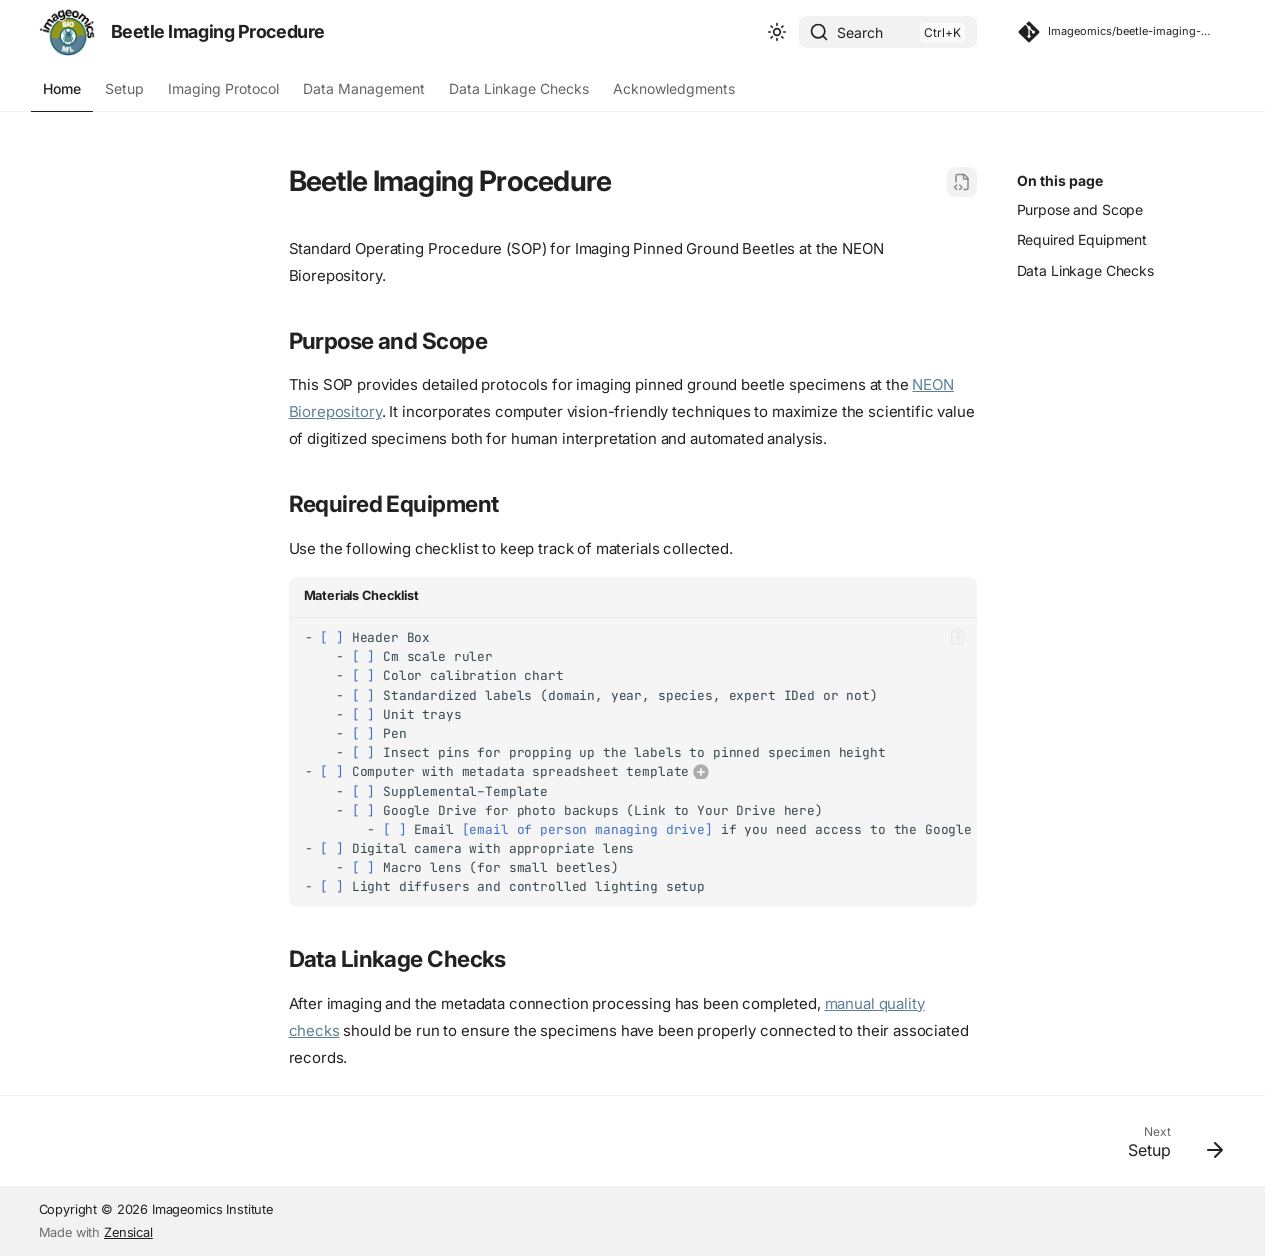
<file: index.html>
<!doctype html>
<html lang="en" class="no-js">
  <head>
    
      <meta charset="utf-8">
      <meta name="viewport" content="width=device-width,initial-scale=1">
      
        <meta name="description" content="Standard Operating Procedure (SOP) for Imaging Pinned Ground Beetles at the NEON Biorepository.">
      
      
      
        <link rel="canonical" href="https://imageomics.github.io/beetle-imaging-procedure/">
      
      
      
      
        <link rel="next" href="./setup/">
      
      
        
      
      
      <link rel="icon" href="./assets/beetle-pixel.png">
      <meta name="generator" content="zensical-0.1.2">
    
    
      
        <title>Home - Beetle Imaging Procedure</title>
      
    
    
      
        
      
      <link rel="stylesheet" href="./assets/stylesheets/modern/main.ebb7f775.min.css">
      
        
          
        
        <link rel="stylesheet" href="./assets/stylesheets/modern/palette.b60ce83d.min.css">
      
      


    
    
      
    
    
      
        
        
        <link rel="preconnect" href="https://fonts.gstatic.com" crossorigin>
        <link rel="stylesheet" href="https://fonts.googleapis.com/css?family=Inter:300,300i,400,400i,500,500i,700,700i%7CJetBrains+Mono:400,400i,700,700i&amp;display=fallback">
        <style>:root{--md-text-font:"Inter";--md-code-font:"JetBrains Mono"}</style>
      
    
    
      <link rel="stylesheet" href="./stylesheets/extra.css">
    
    <script>__md_scope=new URL(".",location),__md_scope.pathname.endsWith("/")||(__md_scope=new URL(__md_scope.pathname+"/",location)),__md_hash=e=>[...e].reduce(((e,t)=>(e<<5)-e+t.charCodeAt(0)),0),__md_get=(e,t=localStorage,_=__md_scope)=>JSON.parse(t.getItem(_.pathname+"."+e)),__md_set=(e,t,_=localStorage,a=__md_scope)=>{try{_.setItem(a.pathname+"."+e,JSON.stringify(t))}catch(e){}},document.documentElement.setAttribute("data-platform",navigator.platform)</script>
    
      

    
    
  </head>
  
  
    
    
      
    
    
    
    
    <body dir="ltr" data-md-color-scheme="default" data-md-color-primary="custom" data-md-color-accent="custom">
  
    
    <input class="md-toggle" data-md-toggle="drawer" type="checkbox" id="__drawer" autocomplete="off">
    <input class="md-toggle" data-md-toggle="search" type="checkbox" id="__search" autocomplete="off">
    <label class="md-overlay" for="__drawer" aria-hidden="true"></label>
    <div data-md-component="skip">
      <a href="#__skip" class="md-skip">
        Skip to content
      </a>
    </div>
    <div data-md-component="announce">
      
    </div>
    
    
      

  

<header class="md-header md-header--shadow md-header--lifted" data-md-component="header">
  <nav class="md-header__inner md-grid" aria-label="Header">
    <a href="" title="Beetle Imaging Procedure" class="md-header__button md-logo" aria-label="Beetle Imaging Procedure" data-md-component="logo">
      
  <img src="./assets/Imageomics_logo_beetle.png" alt="Beetle Imaging Procedure">

    </a>
    <label class="md-header__button md-icon" for="__drawer">
      
      <svg xmlns="http://www.w3.org/2000/svg" fill="none" stroke="currentColor" stroke-linecap="round" stroke-linejoin="round" stroke-width="2" class="lucide lucide-menu" viewBox="0 0 24 24"><path d="M4 5h16M4 12h16M4 19h16"/></svg>
      <span class="md-visually-hidden">Navigation</span>
    </label>
    <div class="md-header__title" data-md-component="header-title">
      <div class="md-header__ellipsis">
        <div class="md-header__topic">
          <span class="md-ellipsis">
            Beetle Imaging Procedure
          </span>
        </div>
        <div class="md-header__topic" data-md-component="header-topic">
          <span class="md-ellipsis">
            
              Home
            
          </span>
        </div>
      </div>
    </div>
    
      
        <form class="md-header__option" data-md-component="palette">
  
    
    
    
    <input class="md-option" data-md-color-media="none" data-md-color-scheme="default" data-md-color-primary="custom" data-md-color-accent="custom"  aria-label="Switch to dark mode"  type="radio" name="__palette" id="__palette_0">
    
      <label class="md-header__button md-icon" title="Switch to dark mode" for="__palette_1" hidden>
        <svg xmlns="http://www.w3.org/2000/svg" fill="none" stroke="currentColor" stroke-linecap="round" stroke-linejoin="round" stroke-width="2" class="lucide lucide-sun" viewBox="0 0 24 24"><circle cx="12" cy="12" r="4"/><path d="M12 2v2M12 20v2M4.93 4.93l1.41 1.41M17.66 17.66l1.41 1.41M2 12h2M20 12h2M6.34 17.66l-1.41 1.41M19.07 4.93l-1.41 1.41"/></svg>
      </label>
    
  
    
    
    
    <input class="md-option" data-md-color-media="none" data-md-color-scheme="slate" data-md-color-primary="custom" data-md-color-accent="custom"  aria-label="Switch to light mode"  type="radio" name="__palette" id="__palette_1">
    
      <label class="md-header__button md-icon" title="Switch to light mode" for="__palette_0" hidden>
        <svg xmlns="http://www.w3.org/2000/svg" fill="none" stroke="currentColor" stroke-linecap="round" stroke-linejoin="round" stroke-width="2" class="lucide lucide-moon" viewBox="0 0 24 24"><path d="M20.985 12.486a9 9 0 1 1-9.473-9.472c.405-.022.617.46.402.803a6 6 0 0 0 8.268 8.268c.344-.215.825-.004.803.401"/></svg>
      </label>
    
  
</form>
      
    
    
      <script>var palette=__md_get("__palette");if(palette&&palette.color){if("(prefers-color-scheme)"===palette.color.media){var media=matchMedia("(prefers-color-scheme: light)"),input=document.querySelector(media.matches?"[data-md-color-media='(prefers-color-scheme: light)']":"[data-md-color-media='(prefers-color-scheme: dark)']");palette.color.media=input.getAttribute("data-md-color-media"),palette.color.scheme=input.getAttribute("data-md-color-scheme"),palette.color.primary=input.getAttribute("data-md-color-primary"),palette.color.accent=input.getAttribute("data-md-color-accent")}for(var[key,value]of Object.entries(palette.color))document.body.setAttribute("data-md-color-"+key,value)}</script>
    
    
    
      
      
        <label class="md-header__button md-icon" for="__search">
          
          <svg xmlns="http://www.w3.org/2000/svg" fill="none" stroke="currentColor" stroke-linecap="round" stroke-linejoin="round" stroke-width="2" class="lucide lucide-search" viewBox="0 0 24 24"><path d="m21 21-4.34-4.34"/><circle cx="11" cy="11" r="8"/></svg>
          <span class="md-visually-hidden">Search</span>
        </label>
        <div class="md-search" data-md-component="search" role="dialog" aria-label="Search">
  <button type="button" class="md-search__button">
    Search
  </button>
</div>
      
    
    <div class="md-header__source">
      
        <a href="https://github.com/Imageomics/beetle-imaging-procedure" title="Go to repository" class="md-source" data-md-component="source">
  <div class="md-source__icon md-icon">
    
    <svg xmlns="http://www.w3.org/2000/svg" viewBox="0 0 448 512"><!--! Font Awesome Free 7.3.1 by @fontawesome - https://fontawesome.com License - https://fontawesome.com/license/free (Icons: CC BY 4.0, Fonts: SIL OFL 1.1, Code: MIT License) Copyright 2026 Fonticons, Inc.--><path fill="currentColor" d="M439.6 236.1 244 40.5c-5.4-5.5-12.8-8.5-20.4-8.5s-15 3-20.4 8.4L162.5 81l51.5 51.5c27.1-9.1 52.7 16.8 43.4 43.7l49.7 49.7c34.2-11.8 61.2 31 35.5 56.7-26.5 26.5-70.2-2.9-56-37.3L240.3 199v121.9c25.3 12.5 22.3 41.8 9.1 55-6.4 6.4-15.2 10.1-24.3 10.1s-17.8-3.6-24.3-10.1c-17.6-17.6-11.1-46.9 11.2-56v-123c-20.8-8.5-24.6-30.7-18.6-45L142.6 101 8.5 235.1C3 240.6 0 247.9 0 255.5s3 15 8.5 20.4l195.6 195.7c5.4 5.4 12.7 8.4 20.4 8.4s15-3 20.4-8.4l194.7-194.7c5.4-5.4 8.4-12.8 8.4-20.4s-3-15-8.4-20.4"/></svg>
  </div>
  <div class="md-source__repository">
    Imageomics/beetle-imaging-procedure
  </div>
</a>
      
    </div>
  </nav>
  
    
      
<nav class="md-tabs" aria-label="Tabs" data-md-component="tabs">
  <div class="md-grid">
    <ul class="md-tabs__list">
      
        
  
  
  
    
  
  
    <li class="md-tabs__item md-tabs__item--active">
      <a href="" class="md-tabs__link">
        
  
  Home

      </a>
    </li>
  

      
        
  
  
  
  
    <li class="md-tabs__item">
      <a href="./setup/" class="md-tabs__link">
        
  
  Setup

      </a>
    </li>
  

      
        
  
  
  
  
    
      
      
        
      
        
      
        
      
        
      
    
    
    
    
      <li class="md-tabs__item">
        <a href="./imaging-protocol/protocol-overview/" class="md-tabs__link">
          
  
  Imaging Protocol

        </a>
      </li>
    
  

      
        
  
  
  
  
    
      
      
        
      
        
      
    
    
    
    
      <li class="md-tabs__item">
        <a href="./data-management/management-guide/" class="md-tabs__link">
          
  
  Data Management

        </a>
      </li>
    
  

      
        
  
  
  
  
    <li class="md-tabs__item">
      <a href="./manual-checks/" class="md-tabs__link">
        
  
  Data Linkage Checks

      </a>
    </li>
  

      
        
  
  
  
  
    <li class="md-tabs__item">
      <a href="./acknowledgments/" class="md-tabs__link">
        
  
  Acknowledgments

      </a>
    </li>
  

      
    </ul>
  </div>
</nav>
    
  
</header>
    
    <div class="md-container" data-md-component="container">
      
      
        
      
      <main class="md-main" data-md-component="main">
        <div class="md-main__inner md-grid">
          
            
              
              <div class="md-sidebar md-sidebar--primary" data-md-component="sidebar" data-md-type="navigation" >
                <div class="md-sidebar__scrollwrap">
                  <div class="md-sidebar__inner">
                    


  


<nav class="md-nav md-nav--primary md-nav--lifted" aria-label="Navigation" data-md-level="0">
  <label class="md-nav__title" for="__drawer">
    <a href="" title="Beetle Imaging Procedure" class="md-nav__button md-logo" aria-label="Beetle Imaging Procedure" data-md-component="logo">
      
  <img src="./assets/Imageomics_logo_beetle.png" alt="Beetle Imaging Procedure">

    </a>
    Beetle Imaging Procedure
  </label>
  
    <div class="md-nav__source">
      <a href="https://github.com/Imageomics/beetle-imaging-procedure" title="Go to repository" class="md-source" data-md-component="source">
  <div class="md-source__icon md-icon">
    
    <svg xmlns="http://www.w3.org/2000/svg" viewBox="0 0 448 512"><!--! Font Awesome Free 7.3.1 by @fontawesome - https://fontawesome.com License - https://fontawesome.com/license/free (Icons: CC BY 4.0, Fonts: SIL OFL 1.1, Code: MIT License) Copyright 2026 Fonticons, Inc.--><path fill="currentColor" d="M439.6 236.1 244 40.5c-5.4-5.5-12.8-8.5-20.4-8.5s-15 3-20.4 8.4L162.5 81l51.5 51.5c27.1-9.1 52.7 16.8 43.4 43.7l49.7 49.7c34.2-11.8 61.2 31 35.5 56.7-26.5 26.5-70.2-2.9-56-37.3L240.3 199v121.9c25.3 12.5 22.3 41.8 9.1 55-6.4 6.4-15.2 10.1-24.3 10.1s-17.8-3.6-24.3-10.1c-17.6-17.6-11.1-46.9 11.2-56v-123c-20.8-8.5-24.6-30.7-18.6-45L142.6 101 8.5 235.1C3 240.6 0 247.9 0 255.5s3 15 8.5 20.4l195.6 195.7c5.4 5.4 12.7 8.4 20.4 8.4s15-3 20.4-8.4l194.7-194.7c5.4-5.4 8.4-12.8 8.4-20.4s-3-15-8.4-20.4"/></svg>
  </div>
  <div class="md-source__repository">
    Imageomics/beetle-imaging-procedure
  </div>
</a>
    </div>
  
  <ul class="md-nav__list" data-md-scrollfix>
    
      
      
  
  
    
  
  
  
    <li class="md-nav__item md-nav__item--active">
      
      
      
      
        
      
      
        <label class="md-nav__link md-nav__link--active" for="__toc">
          
  
  
  <span class="md-ellipsis">
    
  
  Home

    
  </span>
  
  

          <span class="md-nav__icon md-icon"></span>
        </label>
      
      <a href="" class="md-nav__link md-nav__link--active">
        
  
  
  <span class="md-ellipsis">
    
  
  Home

    
  </span>
  
  

      </a>
      
        


<nav class="md-nav md-nav--secondary" aria-label="On this page">
  
  
  
    
  
  
    <label class="md-nav__title" for="__toc">
      <span class="md-nav__icon md-icon"></span>
      On this page
    </label>
    <ul class="md-nav__list" data-md-component="toc" data-md-scrollfix>
      
        <li class="md-nav__item">
  <a href="#purpose-and-scope" class="md-nav__link">
    <span class="md-ellipsis">
      <span class="md-typeset">
        Purpose and Scope
      </span>
    </span>
  </a>
  
</li>
      
        <li class="md-nav__item">
  <a href="#required-equipment" class="md-nav__link">
    <span class="md-ellipsis">
      <span class="md-typeset">
        Required Equipment
      </span>
    </span>
  </a>
  
</li>
      
        <li class="md-nav__item">
  <a href="#data-linkage-checks" class="md-nav__link">
    <span class="md-ellipsis">
      <span class="md-typeset">
        Data Linkage Checks
      </span>
    </span>
  </a>
  
</li>
      
    </ul>
  
</nav>
      
    </li>
  

    
      
      
  
  
  
  
    <li class="md-nav__item">
      <a href="./setup/" class="md-nav__link">
        
  
  
  <span class="md-ellipsis">
    
  
  Setup

    
  </span>
  
  

      </a>
    </li>
  

    
      
      
  
  
  
  
    
    
      
        
      
        
      
        
      
        
      
    
    
    
      
      
        
      
    
    
    <li class="md-nav__item md-nav__item--nested">
      
        
        
        <input class="md-nav__toggle md-toggle " type="checkbox" id="__nav_3" >
        
          
          <label class="md-nav__link" for="__nav_3" id="__nav_3_label" tabindex="0">
            
  
  
  <span class="md-ellipsis">
    
  
  Imaging Protocol

    
  </span>
  
  

            <span class="md-nav__icon md-icon"></span>
          </label>
        
        
          <nav class="md-nav" data-md-level="1" aria-labelledby="__nav_3_label" aria-expanded="false">
            <label class="md-nav__title" for="__nav_3">
              <span class="md-nav__icon md-icon"></span>
              
  
  Imaging Protocol

            </label>
            <ul class="md-nav__list" data-md-scrollfix>
              
                
                  
  
  
  
  
    <li class="md-nav__item">
      <a href="./imaging-protocol/protocol-overview/" class="md-nav__link">
        
  
  
  <span class="md-ellipsis">
    
  
  Imaging Protocol Overview

    
  </span>
  
  

      </a>
    </li>
  

                
              
                
                  
  
  
  
  
    <li class="md-nav__item">
      <a href="./imaging-protocol/A-B-trays/" class="md-nav__link">
        
  
  
  <span class="md-ellipsis">
    
  
  A & B Trays

    
  </span>
  
  

      </a>
    </li>
  

                
              
                
                  
  
  
  
  
    <li class="md-nav__item">
      <a href="./imaging-protocol/C-trays/" class="md-nav__link">
        
  
  
  <span class="md-ellipsis">
    
  
  C Trays

    
  </span>
  
  

      </a>
    </li>
  

                
              
                
                  
  
  
  
  
    <li class="md-nav__item">
      <a href="./imaging-protocol/small-beetle-protocol/" class="md-nav__link">
        
  
  
  <span class="md-ellipsis">
    
  
  Small Beetle Protocol

    
  </span>
  
  

      </a>
    </li>
  

                
              
            </ul>
          </nav>
        
      
    </li>
  

    
      
      
  
  
  
  
    
    
      
        
      
        
      
    
    
    
      
      
        
      
    
    
    <li class="md-nav__item md-nav__item--nested">
      
        
        
        <input class="md-nav__toggle md-toggle " type="checkbox" id="__nav_4" >
        
          
          <label class="md-nav__link" for="__nav_4" id="__nav_4_label" tabindex="0">
            
  
  
  <span class="md-ellipsis">
    
  
  Data Management

    
  </span>
  
  

            <span class="md-nav__icon md-icon"></span>
          </label>
        
        
          <nav class="md-nav" data-md-level="1" aria-labelledby="__nav_4_label" aria-expanded="false">
            <label class="md-nav__title" for="__nav_4">
              <span class="md-nav__icon md-icon"></span>
              
  
  Data Management

            </label>
            <ul class="md-nav__list" data-md-scrollfix>
              
                
                  
  
  
  
  
    <li class="md-nav__item">
      <a href="./data-management/management-guide/" class="md-nav__link">
        
  
  
  <span class="md-ellipsis">
    
  
  Data Management Guide

    
  </span>
  
  

      </a>
    </li>
  

                
              
                
                  
  
  
  
  
    <li class="md-nav__item">
      <a href="./data-management/daily-backup/" class="md-nav__link">
        
  
  
  <span class="md-ellipsis">
    
  
  Daily Backup

    
  </span>
  
  

      </a>
    </li>
  

                
              
            </ul>
          </nav>
        
      
    </li>
  

    
      
      
  
  
  
  
    <li class="md-nav__item">
      <a href="./manual-checks/" class="md-nav__link">
        
  
  
  <span class="md-ellipsis">
    
  
  Data Linkage Checks

    
  </span>
  
  

      </a>
    </li>
  

    
      
      
  
  
  
  
    <li class="md-nav__item">
      <a href="./acknowledgments/" class="md-nav__link">
        
  
  
  <span class="md-ellipsis">
    
  
  Acknowledgments

    
  </span>
  
  

      </a>
    </li>
  

    
  </ul>
</nav>
                  </div>
                </div>
              </div>
            
            
              
              <div class="md-sidebar md-sidebar--secondary" data-md-component="sidebar" data-md-type="toc" >
                <div class="md-sidebar__scrollwrap">
                  
                    
                    
                    
                      
                    
                    
                      <input class="md-nav__toggle md-toggle" type="checkbox" id="__toc">
                      <div class="md-sidebar-button__wrapper">
                        <label class="md-sidebar-button" for="__toc"></label>
                      </div>
                    
                  
                  <div class="md-sidebar__inner">
                    


<nav class="md-nav md-nav--secondary" aria-label="On this page">
  
  
  
    
  
  
    <label class="md-nav__title" for="__toc">
      <span class="md-nav__icon md-icon"></span>
      On this page
    </label>
    <ul class="md-nav__list" data-md-component="toc" data-md-scrollfix>
      
        <li class="md-nav__item">
  <a href="#purpose-and-scope" class="md-nav__link">
    <span class="md-ellipsis">
      <span class="md-typeset">
        Purpose and Scope
      </span>
    </span>
  </a>
  
</li>
      
        <li class="md-nav__item">
  <a href="#required-equipment" class="md-nav__link">
    <span class="md-ellipsis">
      <span class="md-typeset">
        Required Equipment
      </span>
    </span>
  </a>
  
</li>
      
        <li class="md-nav__item">
  <a href="#data-linkage-checks" class="md-nav__link">
    <span class="md-ellipsis">
      <span class="md-typeset">
        Data Linkage Checks
      </span>
    </span>
  </a>
  
</li>
      
    </ul>
  
</nav>
                  </div>
                </div>
              </div>
            
          
          
            <div class="md-content" data-md-component="content">
              
                



  


              
              <article class="md-content__inner md-typeset">
                <a id="__skip" tabindex="-1"></a>
                
                  

  
  
    
      
    
    <a href="https://github.com/Imageomics/beetle-imaging-procedure/raw/master/docs/index.md" title="View source of this page" class="md-content__button md-icon">
      
      <svg xmlns="http://www.w3.org/2000/svg" fill="none" stroke="currentColor" stroke-linecap="round" stroke-linejoin="round" stroke-width="2" class="lucide lucide-file-code-2" viewBox="0 0 24 24"><path d="M4 12.15V4a2 2 0 0 1 2-2h8a2.4 2.4 0 0 1 1.706.706l3.588 3.588A2.4 2.4 0 0 1 20 8v12a2 2 0 0 1-2 2h-3.35"/><path d="M14 2v5a1 1 0 0 0 1 1h5M5 16l-3 3 3 3M9 22l3-3-3-3"/></svg>
    </a>
  


<h1 id="beetle-imaging-procedure">Beetle Imaging Procedure<a class="headerlink" href="#beetle-imaging-procedure" title="Permanent link">&para;</a></h1>
<p>Standard Operating Procedure (SOP) for Imaging Pinned Ground Beetles at the NEON Biorepository.</p>
<h2 id="purpose-and-scope">Purpose and Scope<a class="headerlink" href="#purpose-and-scope" title="Permanent link">&para;</a></h2>
<p>This SOP provides detailed protocols for imaging pinned ground beetle specimens at the <a href="https://www.neonscience.org/about-neon-biorepository">NEON Biorepository</a>. It incorporates computer vision-friendly techniques to maximize the scientific value of digitized specimens both for human interpretation and automated analysis.</p>
<h2 id="required-equipment">Required Equipment<a class="headerlink" href="#required-equipment" title="Permanent link">&para;</a></h2>
<p>Use the following checklist to keep track of materials collected.</p>
<div class="language-toml highlight"><span class="filename">Materials Checklist</span><pre><span></span><code><span id="__span-0-1"><a id="__codelineno-0-1" name="__codelineno-0-1" href="#__codelineno-0-1"></a><span class="n">-</span><span class="w"> </span><span class="k">[</span><span class="w"> </span><span class="k">]</span><span class="w"> </span><span class="n">Header</span><span class="w"> </span><span class="n">Box</span><span class="w">  </span>
</span><span id="__span-0-2"><a id="__codelineno-0-2" name="__codelineno-0-2" href="#__codelineno-0-2"></a><span class="w">    </span><span class="n">-</span><span class="w"> </span><span class="k">[</span><span class="w"> </span><span class="k">]</span><span class="w"> </span><span class="n">Cm</span><span class="w"> </span><span class="n">scale</span><span class="w"> </span><span class="n">ruler</span><span class="w">  </span>
</span><span id="__span-0-3"><a id="__codelineno-0-3" name="__codelineno-0-3" href="#__codelineno-0-3"></a><span class="w">    </span><span class="n">-</span><span class="w"> </span><span class="k">[</span><span class="w"> </span><span class="k">]</span><span class="w"> </span><span class="n">Color</span><span class="w"> </span><span class="n">calibration</span><span class="w"> </span><span class="n">chart</span><span class="w">  </span>
</span><span id="__span-0-4"><a id="__codelineno-0-4" name="__codelineno-0-4" href="#__codelineno-0-4"></a><span class="w">    </span><span class="n">-</span><span class="w"> </span><span class="k">[</span><span class="w"> </span><span class="k">]</span><span class="w"> </span><span class="n">Standardized</span><span class="w"> </span><span class="n">labels</span><span class="w"> </span><span class="err">(</span><span class="n">domain</span><span class="err">,</span><span class="w"> </span><span class="n">year</span><span class="err">,</span><span class="w"> </span><span class="n">species</span><span class="err">,</span><span class="w"> </span><span class="n">expert</span><span class="w"> </span><span class="n">IDed</span><span class="w"> </span><span class="n">or</span><span class="w"> </span><span class="n">not</span><span class="err">)</span><span class="w">  </span>
</span><span id="__span-0-5"><a id="__codelineno-0-5" name="__codelineno-0-5" href="#__codelineno-0-5"></a><span class="w">    </span><span class="n">-</span><span class="w"> </span><span class="k">[</span><span class="w"> </span><span class="k">]</span><span class="w"> </span><span class="n">Unit</span><span class="w"> </span><span class="n">trays</span><span class="w">  </span>
</span><span id="__span-0-6"><a id="__codelineno-0-6" name="__codelineno-0-6" href="#__codelineno-0-6"></a><span class="w">    </span><span class="n">-</span><span class="w"> </span><span class="k">[</span><span class="w"> </span><span class="k">]</span><span class="w"> </span><span class="n">Pen</span><span class="w">  </span>
</span><span id="__span-0-7"><a id="__codelineno-0-7" name="__codelineno-0-7" href="#__codelineno-0-7"></a><span class="w">    </span><span class="n">-</span><span class="w"> </span><span class="k">[</span><span class="w"> </span><span class="k">]</span><span class="w"> </span><span class="n">Insect</span><span class="w"> </span><span class="n">pins</span><span class="w"> </span><span class="n">for</span><span class="w"> </span><span class="n">propping</span><span class="w"> </span><span class="n">up</span><span class="w"> </span><span class="n">the</span><span class="w"> </span><span class="n">labels</span><span class="w"> </span><span class="n">to</span><span class="w"> </span><span class="n">pinned</span><span class="w"> </span><span class="n">specimen</span><span class="w"> </span><span class="n">height</span><span class="w">  </span>
</span><span id="__span-0-8"><a id="__codelineno-0-8" name="__codelineno-0-8" href="#__codelineno-0-8"></a><span class="n">-</span><span class="w"> </span><span class="k">[</span><span class="w"> </span><span class="k">]</span><span class="w"> </span><span class="n">Computer</span><span class="w"> </span><span class="n">with</span><span class="w"> </span><span class="n">metadata</span><span class="w"> </span><span class="n">spreadsheet</span><span class="w"> </span><span class="n">template</span><span class="c1"># (1)!</span>
</span><span id="__span-0-9"><a id="__codelineno-0-9" name="__codelineno-0-9" href="#__codelineno-0-9"></a><span class="w">    </span><span class="n">-</span><span class="w"> </span><span class="k">[</span><span class="w"> </span><span class="k">]</span><span class="w"> </span><span class="n">Supplemental</span><span class="err">–</span><span class="n">Template</span><span class="w">  </span>
</span><span id="__span-0-10"><a id="__codelineno-0-10" name="__codelineno-0-10" href="#__codelineno-0-10"></a><span class="w">    </span><span class="n">-</span><span class="w"> </span><span class="k">[</span><span class="w"> </span><span class="k">]</span><span class="w"> </span><span class="n">Google</span><span class="w"> </span><span class="n">Drive</span><span class="w"> </span><span class="n">for</span><span class="w"> </span><span class="n">photo</span><span class="w"> </span><span class="n">backups</span><span class="w"> </span><span class="err">(</span><span class="n">Link</span><span class="w"> </span><span class="n">to</span><span class="w"> </span><span class="n">Your</span><span class="w"> </span><span class="n">Drive</span><span class="w"> </span><span class="n">here</span><span class="err">)</span>
</span><span id="__span-0-11"><a id="__codelineno-0-11" name="__codelineno-0-11" href="#__codelineno-0-11"></a><span class="w">        </span><span class="n">-</span><span class="w"> </span><span class="k">[</span><span class="w"> </span><span class="k">]</span><span class="w"> </span><span class="n">Email</span><span class="w"> </span><span class="k">[email</span><span class="w"> </span><span class="k">of</span><span class="w"> </span><span class="k">person</span><span class="w"> </span><span class="k">managing</span><span class="w"> </span><span class="k">drive]</span><span class="w"> </span><span class="n">if</span><span class="w"> </span><span class="n">you</span><span class="w"> </span><span class="n">need</span><span class="w"> </span><span class="n">access</span><span class="w"> </span><span class="n">to</span><span class="w"> </span><span class="n">the</span><span class="w"> </span><span class="n">Google</span><span class="w"> </span><span class="n">Drive</span><span class="w">  </span>
</span><span id="__span-0-12"><a id="__codelineno-0-12" name="__codelineno-0-12" href="#__codelineno-0-12"></a><span class="n">-</span><span class="w"> </span><span class="k">[</span><span class="w"> </span><span class="k">]</span><span class="w"> </span><span class="n">Digital</span><span class="w"> </span><span class="n">camera</span><span class="w"> </span><span class="n">with</span><span class="w"> </span><span class="n">appropriate</span><span class="w"> </span><span class="n">lens</span><span class="w">  </span>
</span><span id="__span-0-13"><a id="__codelineno-0-13" name="__codelineno-0-13" href="#__codelineno-0-13"></a><span class="w">    </span><span class="n">-</span><span class="w"> </span><span class="k">[</span><span class="w"> </span><span class="k">]</span><span class="w"> </span><span class="n">Macro</span><span class="w"> </span><span class="n">lens</span><span class="w"> </span><span class="err">(</span><span class="n">for</span><span class="w"> </span><span class="n">small</span><span class="w"> </span><span class="n">beetles</span><span class="err">)</span><span class="w">  </span>
</span><span id="__span-0-14"><a id="__codelineno-0-14" name="__codelineno-0-14" href="#__codelineno-0-14"></a><span class="n">-</span><span class="w"> </span><span class="k">[</span><span class="w"> </span><span class="k">]</span><span class="w"> </span><span class="n">Light</span><span class="w"> </span><span class="n">diffusers</span><span class="w"> </span><span class="n">and</span><span class="w"> </span><span class="n">controlled</span><span class="w"> </span><span class="n">lighting</span><span class="w"> </span><span class="n">setup</span>
</span></code></pre></div>
<ol>
<li>Make a copy of the <a href="https://docs.google.com/spreadsheets/d/1B1DY-XNBfE_NjbIqkmnTm5fE7PDNGqbasVlfrOypspc/edit?usp=drive_link">Metadata Spreadsheet Template</a> in your project Drive.</li>
</ol>
<!-- May want to redirect this to an XLSX saved in the repo or add that as an alternate option -->

<h2 id="data-linkage-checks">Data Linkage Checks<a class="headerlink" href="#data-linkage-checks" title="Permanent link">&para;</a></h2>
<p>After imaging and the metadata connection processing has been completed, <a href="manual-checks/">manual quality checks</a> should be run to ensure the specimens have been properly connected to their associated records.</p>














                
              </article>
            </div>
          
          
  <script>var tabs=__md_get("__tabs");if(Array.isArray(tabs))e:for(var set of document.querySelectorAll(".tabbed-set")){var labels=set.querySelector(".tabbed-labels");for(var tab of tabs)for(var label of labels.getElementsByTagName("label"))if(label.innerText.trim()===tab){var input=document.getElementById(label.htmlFor);input.checked=!0;continue e}}</script>

<script>var target=document.getElementById(location.hash.slice(1));target&&target.name&&(target.checked=target.name.startsWith("__tabbed_"))</script>
        </div>
        
          <button type="button" class="md-top md-icon" data-md-component="top" hidden>
  
  <svg xmlns="http://www.w3.org/2000/svg" fill="none" stroke="currentColor" stroke-linecap="round" stroke-linejoin="round" stroke-width="2" class="lucide lucide-circle-arrow-up" viewBox="0 0 24 24"><circle cx="12" cy="12" r="10"/><path d="m16 12-4-4-4 4M12 16V8"/></svg>
  Back to top
</button>
        
      </main>
      
        <footer class="md-footer">
  
    
      
      <nav class="md-footer__inner md-grid" aria-label="Footer" >
        
        
          
          <a href="./setup/" class="md-footer__link md-footer__link--next" aria-label="Next: Setup">
            <div class="md-footer__title">
              <span class="md-footer__direction">
                Next
              </span>
              <div class="md-ellipsis">
                Setup
              </div>
            </div>
            <div class="md-footer__button md-icon">
              
              <svg xmlns="http://www.w3.org/2000/svg" fill="none" stroke="currentColor" stroke-linecap="round" stroke-linejoin="round" stroke-width="2" class="lucide lucide-arrow-right" viewBox="0 0 24 24"><path d="M5 12h14M12 5l7 7-7 7"/></svg>
            </div>
          </a>
        
      </nav>
    
  
  <div class="md-footer-meta md-typeset">
    <div class="md-footer-meta__inner md-grid">
      <div class="md-copyright">
  
    <div class="md-copyright__highlight">
      Copyright &copy; 2026 Imageomics Institute
    </div>
  
  
    Made with
    <a href="https://zensical.org/" target="_blank" rel="noopener">
      Zensical
    </a>
  
</div>
      
    </div>
  </div>
</footer>
      
    </div>
    <div class="md-dialog" data-md-component="dialog" role="status" aria-atomic="true">
      <div class="md-dialog__inner md-typeset"></div>
    </div>
    
    
    
      
      
      
      
        
        
      <script id="__config" type="application/json">{"annotate":null,"base":".","features":["content.action.view","content.code.annotate","content.code.copy","content.footnote.tooltips","content.tabs.link","content.tooltips","navigation.footer","navigation.indexes","navigation.instant","navigation.instant.prefetch","navigation.path","navigation.sections","navigation.tabs","navigation.tabs.sticky","navigation.top","navigation.tracking","search.highlight"],"redirect":null,"search":"./assets/javascripts/workers/search.719e0d91.min.js","tags":null,"translations":{"clipboard.copied":"Copied to clipboard","clipboard.copy":"Copy to clipboard","clipboard.error":"Could not copy to clipboard","search.result.more.one":"1 more on this page","search.result.more.other":"# more on this page","search.result.none":"No matching documents","search.result.one":"1 matching document","search.result.other":"# matching documents","search.result.placeholder":"Type to start searching","search.result.term.missing":"Missing","select.version":"Select version"},"version":null}</script>
    
    
      <script src="./assets/javascripts/bundle.3cb411a8.min.js"></script>
      
    
  </body>
</html>
</file>
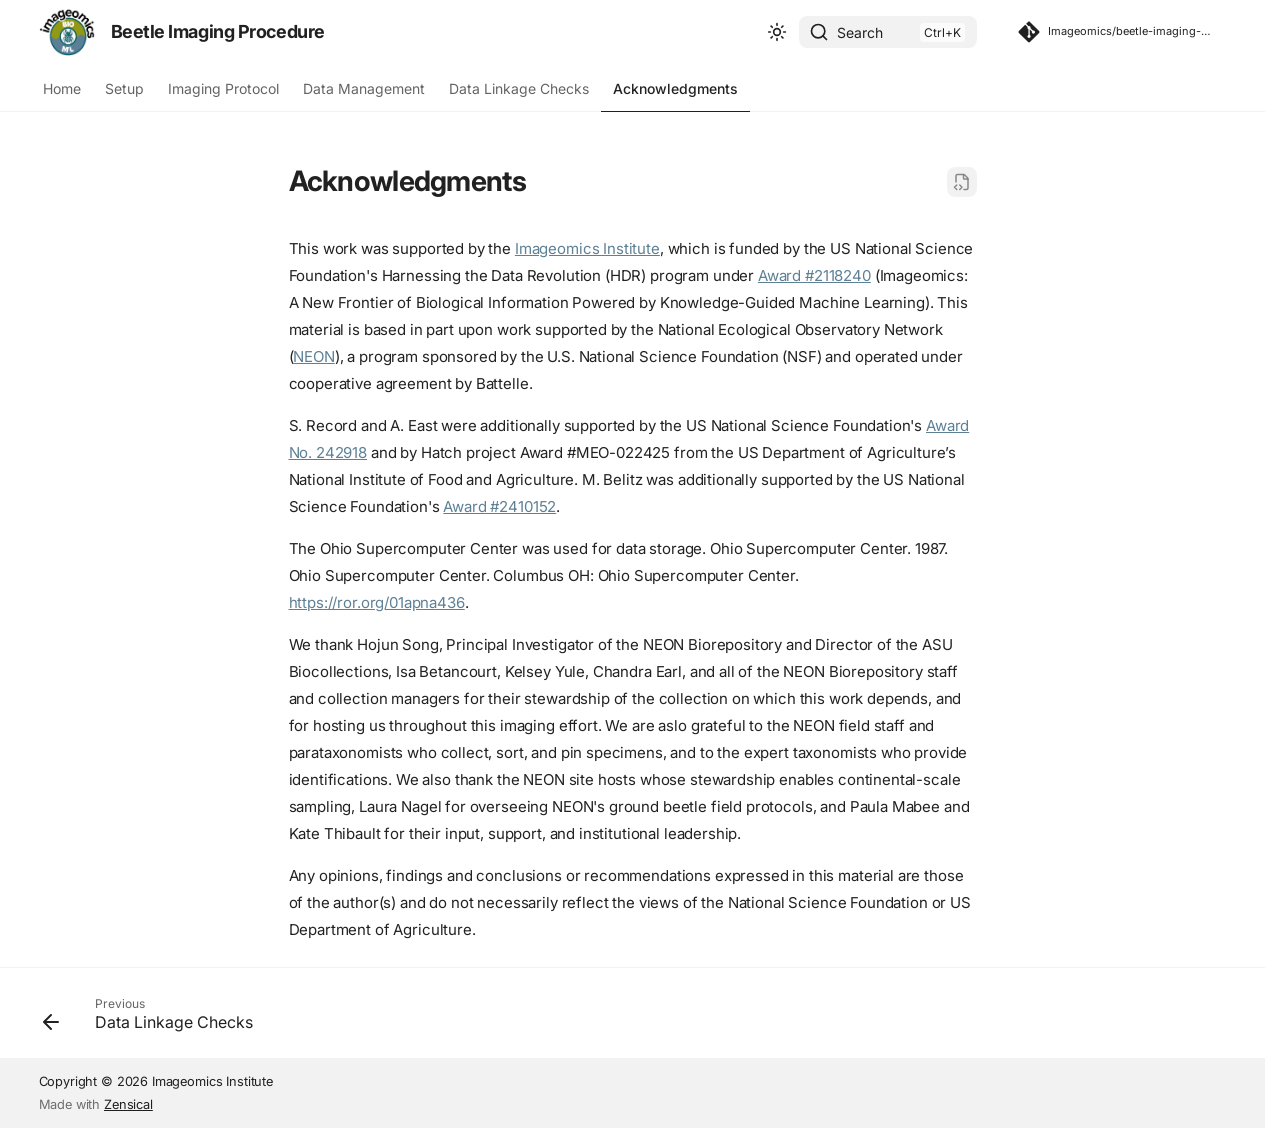
<file: acknowledgments/index.html>
<!doctype html>
<html lang="en" class="no-js">
  <head>
    
      <meta charset="utf-8">
      <meta name="viewport" content="width=device-width,initial-scale=1">
      
        <meta name="description" content="Standard Operating Procedure (SOP) for Imaging Pinned Ground Beetles at the NEON Biorepository.">
      
      
      
        <link rel="canonical" href="https://imageomics.github.io/beetle-imaging-procedure/acknowledgments/">
      
      
      
        <link rel="prev" href="../manual-checks/">
      
      
      
        
      
      
      <link rel="icon" href="../assets/beetle-pixel.png">
      <meta name="generator" content="zensical-0.1.2">
    
    
      
        <title>Acknowledgments - Beetle Imaging Procedure</title>
      
    
    
      
        
      
      <link rel="stylesheet" href="../assets/stylesheets/modern/main.ebb7f775.min.css">
      
        
          
        
        <link rel="stylesheet" href="../assets/stylesheets/modern/palette.b60ce83d.min.css">
      
      


    
    
      
    
    
      
        
        
        <link rel="preconnect" href="https://fonts.gstatic.com" crossorigin>
        <link rel="stylesheet" href="https://fonts.googleapis.com/css?family=Inter:300,300i,400,400i,500,500i,700,700i%7CJetBrains+Mono:400,400i,700,700i&amp;display=fallback">
        <style>:root{--md-text-font:"Inter";--md-code-font:"JetBrains Mono"}</style>
      
    
    
      <link rel="stylesheet" href="../stylesheets/extra.css">
    
    <script>__md_scope=new URL("..",location),__md_scope.pathname.endsWith("/")||(__md_scope=new URL(__md_scope.pathname+"/",location)),__md_hash=e=>[...e].reduce(((e,t)=>(e<<5)-e+t.charCodeAt(0)),0),__md_get=(e,t=localStorage,_=__md_scope)=>JSON.parse(t.getItem(_.pathname+"."+e)),__md_set=(e,t,_=localStorage,a=__md_scope)=>{try{_.setItem(a.pathname+"."+e,JSON.stringify(t))}catch(e){}},document.documentElement.setAttribute("data-platform",navigator.platform)</script>
    
      

    
    
  </head>
  
  
    
    
      
    
    
    
    
    <body dir="ltr" data-md-color-scheme="default" data-md-color-primary="custom" data-md-color-accent="custom">
  
    
    <input class="md-toggle" data-md-toggle="drawer" type="checkbox" id="__drawer" autocomplete="off">
    <input class="md-toggle" data-md-toggle="search" type="checkbox" id="__search" autocomplete="off">
    <label class="md-overlay" for="__drawer" aria-hidden="true"></label>
    <div data-md-component="skip">
      <a href="#__skip" class="md-skip">
        Skip to content
      </a>
    </div>
    <div data-md-component="announce">
      
    </div>
    
    
      

  

<header class="md-header md-header--shadow md-header--lifted" data-md-component="header">
  <nav class="md-header__inner md-grid" aria-label="Header">
    <a href="./.." title="Beetle Imaging Procedure" class="md-header__button md-logo" aria-label="Beetle Imaging Procedure" data-md-component="logo">
      
  <img src="../assets/Imageomics_logo_beetle.png" alt="Beetle Imaging Procedure">

    </a>
    <label class="md-header__button md-icon" for="__drawer">
      
      <svg xmlns="http://www.w3.org/2000/svg" fill="none" stroke="currentColor" stroke-linecap="round" stroke-linejoin="round" stroke-width="2" class="lucide lucide-menu" viewBox="0 0 24 24"><path d="M4 5h16M4 12h16M4 19h16"/></svg>
      <span class="md-visually-hidden">Navigation</span>
    </label>
    <div class="md-header__title" data-md-component="header-title">
      <div class="md-header__ellipsis">
        <div class="md-header__topic">
          <span class="md-ellipsis">
            Beetle Imaging Procedure
          </span>
        </div>
        <div class="md-header__topic" data-md-component="header-topic">
          <span class="md-ellipsis">
            
              Acknowledgments
            
          </span>
        </div>
      </div>
    </div>
    
      
        <form class="md-header__option" data-md-component="palette">
  
    
    
    
    <input class="md-option" data-md-color-media="none" data-md-color-scheme="default" data-md-color-primary="custom" data-md-color-accent="custom"  aria-label="Switch to dark mode"  type="radio" name="__palette" id="__palette_0">
    
      <label class="md-header__button md-icon" title="Switch to dark mode" for="__palette_1" hidden>
        <svg xmlns="http://www.w3.org/2000/svg" fill="none" stroke="currentColor" stroke-linecap="round" stroke-linejoin="round" stroke-width="2" class="lucide lucide-sun" viewBox="0 0 24 24"><circle cx="12" cy="12" r="4"/><path d="M12 2v2M12 20v2M4.93 4.93l1.41 1.41M17.66 17.66l1.41 1.41M2 12h2M20 12h2M6.34 17.66l-1.41 1.41M19.07 4.93l-1.41 1.41"/></svg>
      </label>
    
  
    
    
    
    <input class="md-option" data-md-color-media="none" data-md-color-scheme="slate" data-md-color-primary="custom" data-md-color-accent="custom"  aria-label="Switch to light mode"  type="radio" name="__palette" id="__palette_1">
    
      <label class="md-header__button md-icon" title="Switch to light mode" for="__palette_0" hidden>
        <svg xmlns="http://www.w3.org/2000/svg" fill="none" stroke="currentColor" stroke-linecap="round" stroke-linejoin="round" stroke-width="2" class="lucide lucide-moon" viewBox="0 0 24 24"><path d="M20.985 12.486a9 9 0 1 1-9.473-9.472c.405-.022.617.46.402.803a6 6 0 0 0 8.268 8.268c.344-.215.825-.004.803.401"/></svg>
      </label>
    
  
</form>
      
    
    
      <script>var palette=__md_get("__palette");if(palette&&palette.color){if("(prefers-color-scheme)"===palette.color.media){var media=matchMedia("(prefers-color-scheme: light)"),input=document.querySelector(media.matches?"[data-md-color-media='(prefers-color-scheme: light)']":"[data-md-color-media='(prefers-color-scheme: dark)']");palette.color.media=input.getAttribute("data-md-color-media"),palette.color.scheme=input.getAttribute("data-md-color-scheme"),palette.color.primary=input.getAttribute("data-md-color-primary"),palette.color.accent=input.getAttribute("data-md-color-accent")}for(var[key,value]of Object.entries(palette.color))document.body.setAttribute("data-md-color-"+key,value)}</script>
    
    
    
      
      
        <label class="md-header__button md-icon" for="__search">
          
          <svg xmlns="http://www.w3.org/2000/svg" fill="none" stroke="currentColor" stroke-linecap="round" stroke-linejoin="round" stroke-width="2" class="lucide lucide-search" viewBox="0 0 24 24"><path d="m21 21-4.34-4.34"/><circle cx="11" cy="11" r="8"/></svg>
          <span class="md-visually-hidden">Search</span>
        </label>
        <div class="md-search" data-md-component="search" role="dialog" aria-label="Search">
  <button type="button" class="md-search__button">
    Search
  </button>
</div>
      
    
    <div class="md-header__source">
      
        <a href="https://github.com/Imageomics/beetle-imaging-procedure" title="Go to repository" class="md-source" data-md-component="source">
  <div class="md-source__icon md-icon">
    
    <svg xmlns="http://www.w3.org/2000/svg" viewBox="0 0 448 512"><!--! Font Awesome Free 7.3.1 by @fontawesome - https://fontawesome.com License - https://fontawesome.com/license/free (Icons: CC BY 4.0, Fonts: SIL OFL 1.1, Code: MIT License) Copyright 2026 Fonticons, Inc.--><path fill="currentColor" d="M439.6 236.1 244 40.5c-5.4-5.5-12.8-8.5-20.4-8.5s-15 3-20.4 8.4L162.5 81l51.5 51.5c27.1-9.1 52.7 16.8 43.4 43.7l49.7 49.7c34.2-11.8 61.2 31 35.5 56.7-26.5 26.5-70.2-2.9-56-37.3L240.3 199v121.9c25.3 12.5 22.3 41.8 9.1 55-6.4 6.4-15.2 10.1-24.3 10.1s-17.8-3.6-24.3-10.1c-17.6-17.6-11.1-46.9 11.2-56v-123c-20.8-8.5-24.6-30.7-18.6-45L142.6 101 8.5 235.1C3 240.6 0 247.9 0 255.5s3 15 8.5 20.4l195.6 195.7c5.4 5.4 12.7 8.4 20.4 8.4s15-3 20.4-8.4l194.7-194.7c5.4-5.4 8.4-12.8 8.4-20.4s-3-15-8.4-20.4"/></svg>
  </div>
  <div class="md-source__repository">
    Imageomics/beetle-imaging-procedure
  </div>
</a>
      
    </div>
  </nav>
  
    
      
<nav class="md-tabs" aria-label="Tabs" data-md-component="tabs">
  <div class="md-grid">
    <ul class="md-tabs__list">
      
        
  
  
  
  
    <li class="md-tabs__item">
      <a href="./.." class="md-tabs__link">
        
  
  Home

      </a>
    </li>
  

      
        
  
  
  
  
    <li class="md-tabs__item">
      <a href="../setup/" class="md-tabs__link">
        
  
  Setup

      </a>
    </li>
  

      
        
  
  
  
  
    
      
      
        
      
        
      
        
      
        
      
    
    
    
    
      <li class="md-tabs__item">
        <a href="../imaging-protocol/protocol-overview/" class="md-tabs__link">
          
  
  Imaging Protocol

        </a>
      </li>
    
  

      
        
  
  
  
  
    
      
      
        
      
        
      
    
    
    
    
      <li class="md-tabs__item">
        <a href="../data-management/management-guide/" class="md-tabs__link">
          
  
  Data Management

        </a>
      </li>
    
  

      
        
  
  
  
  
    <li class="md-tabs__item">
      <a href="../manual-checks/" class="md-tabs__link">
        
  
  Data Linkage Checks

      </a>
    </li>
  

      
        
  
  
  
    
  
  
    <li class="md-tabs__item md-tabs__item--active">
      <a href="././" class="md-tabs__link">
        
  
  Acknowledgments

      </a>
    </li>
  

      
    </ul>
  </div>
</nav>
    
  
</header>
    
    <div class="md-container" data-md-component="container">
      
      
        
      
      <main class="md-main" data-md-component="main">
        <div class="md-main__inner md-grid">
          
            
              
              <div class="md-sidebar md-sidebar--primary" data-md-component="sidebar" data-md-type="navigation" >
                <div class="md-sidebar__scrollwrap">
                  <div class="md-sidebar__inner">
                    


  


<nav class="md-nav md-nav--primary md-nav--lifted" aria-label="Navigation" data-md-level="0">
  <label class="md-nav__title" for="__drawer">
    <a href="./.." title="Beetle Imaging Procedure" class="md-nav__button md-logo" aria-label="Beetle Imaging Procedure" data-md-component="logo">
      
  <img src="../assets/Imageomics_logo_beetle.png" alt="Beetle Imaging Procedure">

    </a>
    Beetle Imaging Procedure
  </label>
  
    <div class="md-nav__source">
      <a href="https://github.com/Imageomics/beetle-imaging-procedure" title="Go to repository" class="md-source" data-md-component="source">
  <div class="md-source__icon md-icon">
    
    <svg xmlns="http://www.w3.org/2000/svg" viewBox="0 0 448 512"><!--! Font Awesome Free 7.3.1 by @fontawesome - https://fontawesome.com License - https://fontawesome.com/license/free (Icons: CC BY 4.0, Fonts: SIL OFL 1.1, Code: MIT License) Copyright 2026 Fonticons, Inc.--><path fill="currentColor" d="M439.6 236.1 244 40.5c-5.4-5.5-12.8-8.5-20.4-8.5s-15 3-20.4 8.4L162.5 81l51.5 51.5c27.1-9.1 52.7 16.8 43.4 43.7l49.7 49.7c34.2-11.8 61.2 31 35.5 56.7-26.5 26.5-70.2-2.9-56-37.3L240.3 199v121.9c25.3 12.5 22.3 41.8 9.1 55-6.4 6.4-15.2 10.1-24.3 10.1s-17.8-3.6-24.3-10.1c-17.6-17.6-11.1-46.9 11.2-56v-123c-20.8-8.5-24.6-30.7-18.6-45L142.6 101 8.5 235.1C3 240.6 0 247.9 0 255.5s3 15 8.5 20.4l195.6 195.7c5.4 5.4 12.7 8.4 20.4 8.4s15-3 20.4-8.4l194.7-194.7c5.4-5.4 8.4-12.8 8.4-20.4s-3-15-8.4-20.4"/></svg>
  </div>
  <div class="md-source__repository">
    Imageomics/beetle-imaging-procedure
  </div>
</a>
    </div>
  
  <ul class="md-nav__list" data-md-scrollfix>
    
      
      
  
  
  
  
    <li class="md-nav__item">
      <a href="./.." class="md-nav__link">
        
  
  
  <span class="md-ellipsis">
    
  
  Home

    
  </span>
  
  

      </a>
    </li>
  

    
      
      
  
  
  
  
    <li class="md-nav__item">
      <a href="../setup/" class="md-nav__link">
        
  
  
  <span class="md-ellipsis">
    
  
  Setup

    
  </span>
  
  

      </a>
    </li>
  

    
      
      
  
  
  
  
    
    
      
        
      
        
      
        
      
        
      
    
    
    
      
      
        
      
    
    
    <li class="md-nav__item md-nav__item--nested">
      
        
        
        <input class="md-nav__toggle md-toggle " type="checkbox" id="__nav_3" >
        
          
          <label class="md-nav__link" for="__nav_3" id="__nav_3_label" tabindex="0">
            
  
  
  <span class="md-ellipsis">
    
  
  Imaging Protocol

    
  </span>
  
  

            <span class="md-nav__icon md-icon"></span>
          </label>
        
        
          <nav class="md-nav" data-md-level="1" aria-labelledby="__nav_3_label" aria-expanded="false">
            <label class="md-nav__title" for="__nav_3">
              <span class="md-nav__icon md-icon"></span>
              
  
  Imaging Protocol

            </label>
            <ul class="md-nav__list" data-md-scrollfix>
              
                
                  
  
  
  
  
    <li class="md-nav__item">
      <a href="../imaging-protocol/protocol-overview/" class="md-nav__link">
        
  
  
  <span class="md-ellipsis">
    
  
  Imaging Protocol Overview

    
  </span>
  
  

      </a>
    </li>
  

                
              
                
                  
  
  
  
  
    <li class="md-nav__item">
      <a href="../imaging-protocol/A-B-trays/" class="md-nav__link">
        
  
  
  <span class="md-ellipsis">
    
  
  A & B Trays

    
  </span>
  
  

      </a>
    </li>
  

                
              
                
                  
  
  
  
  
    <li class="md-nav__item">
      <a href="../imaging-protocol/C-trays/" class="md-nav__link">
        
  
  
  <span class="md-ellipsis">
    
  
  C Trays

    
  </span>
  
  

      </a>
    </li>
  

                
              
                
                  
  
  
  
  
    <li class="md-nav__item">
      <a href="../imaging-protocol/small-beetle-protocol/" class="md-nav__link">
        
  
  
  <span class="md-ellipsis">
    
  
  Small Beetle Protocol

    
  </span>
  
  

      </a>
    </li>
  

                
              
            </ul>
          </nav>
        
      
    </li>
  

    
      
      
  
  
  
  
    
    
      
        
      
        
      
    
    
    
      
      
        
      
    
    
    <li class="md-nav__item md-nav__item--nested">
      
        
        
        <input class="md-nav__toggle md-toggle " type="checkbox" id="__nav_4" >
        
          
          <label class="md-nav__link" for="__nav_4" id="__nav_4_label" tabindex="0">
            
  
  
  <span class="md-ellipsis">
    
  
  Data Management

    
  </span>
  
  

            <span class="md-nav__icon md-icon"></span>
          </label>
        
        
          <nav class="md-nav" data-md-level="1" aria-labelledby="__nav_4_label" aria-expanded="false">
            <label class="md-nav__title" for="__nav_4">
              <span class="md-nav__icon md-icon"></span>
              
  
  Data Management

            </label>
            <ul class="md-nav__list" data-md-scrollfix>
              
                
                  
  
  
  
  
    <li class="md-nav__item">
      <a href="../data-management/management-guide/" class="md-nav__link">
        
  
  
  <span class="md-ellipsis">
    
  
  Data Management Guide

    
  </span>
  
  

      </a>
    </li>
  

                
              
                
                  
  
  
  
  
    <li class="md-nav__item">
      <a href="../data-management/daily-backup/" class="md-nav__link">
        
  
  
  <span class="md-ellipsis">
    
  
  Daily Backup

    
  </span>
  
  

      </a>
    </li>
  

                
              
            </ul>
          </nav>
        
      
    </li>
  

    
      
      
  
  
  
  
    <li class="md-nav__item">
      <a href="../manual-checks/" class="md-nav__link">
        
  
  
  <span class="md-ellipsis">
    
  
  Data Linkage Checks

    
  </span>
  
  

      </a>
    </li>
  

    
      
      
  
  
    
  
  
  
    <li class="md-nav__item md-nav__item--active">
      
      
      
      
        
      
      
      <a href="././" class="md-nav__link md-nav__link--active">
        
  
  
  <span class="md-ellipsis">
    
  
  Acknowledgments

    
  </span>
  
  

      </a>
      
    </li>
  

    
  </ul>
</nav>
                  </div>
                </div>
              </div>
            
            
              
              <div class="md-sidebar md-sidebar--secondary" data-md-component="sidebar" data-md-type="toc" >
                <div class="md-sidebar__scrollwrap">
                  
                    
                    
                    
                      
                    
                    
                  
                  <div class="md-sidebar__inner">
                    


<nav class="md-nav md-nav--secondary" aria-label="On this page">
  
  
  
    
  
  
</nav>
                  </div>
                </div>
              </div>
            
          
          
            <div class="md-content" data-md-component="content">
              
                



  


              
              <article class="md-content__inner md-typeset">
                <a id="__skip" tabindex="-1"></a>
                
                  

  
  
    
      
    
    <a href="https://github.com/Imageomics/beetle-imaging-procedure/raw/master/docs/acknowledgments.md" title="View source of this page" class="md-content__button md-icon">
      
      <svg xmlns="http://www.w3.org/2000/svg" fill="none" stroke="currentColor" stroke-linecap="round" stroke-linejoin="round" stroke-width="2" class="lucide lucide-file-code-2" viewBox="0 0 24 24"><path d="M4 12.15V4a2 2 0 0 1 2-2h8a2.4 2.4 0 0 1 1.706.706l3.588 3.588A2.4 2.4 0 0 1 20 8v12a2 2 0 0 1-2 2h-3.35"/><path d="M14 2v5a1 1 0 0 0 1 1h5M5 16l-3 3 3 3M9 22l3-3-3-3"/></svg>
    </a>
  


<h1 id="acknowledgments">Acknowledgments<a class="headerlink" href="#acknowledgments" title="Permanent link">&para;</a></h1>
<p>This work was supported by the <a href="https://imageomics.org">Imageomics Institute</a>, which is funded by the US National Science Foundation's Harnessing the Data Revolution (HDR) program under <a href="https://www.nsf.gov/awardsearch/showAward?AWD_ID=2118240">Award #2118240</a> (Imageomics: A New Frontier of Biological Information Powered by Knowledge-Guided Machine Learning). This material is based in part upon work supported by the National Ecological Observatory Network (<a href="https://www.neonscience.org/">NEON</a>), a program sponsored by the U.S. National Science Foundation (NSF) and operated under cooperative agreement by Battelle.</p>
<p>S. Record and A. East were additionally supported by the US National Science Foundation's <a href="https://www.nsf.gov/awardsearch/showAward?AWD_ID=2429418&amp;HistoricalAwards=false">Award No. 242918</a> and by Hatch project Award #MEO-022425 from the US Department of Agriculture’s National Institute of Food and Agriculture. M. Belitz was additionally supported by the US National Science Foundation's <a href="https://www.nsf.gov/awardsearch/showAward?AWD_ID=2410152&amp;HistoricalAwards=false">Award #2410152</a>.</p>
<p>The Ohio Supercomputer Center was used for data storage. Ohio Supercomputer Center. 1987. Ohio Supercomputer Center. Columbus OH: Ohio Supercomputer Center. <a href="https://ror.org/01apna436">https://ror.org/01apna436</a>.</p>
<p>We thank Hojun Song, Principal Investigator of the NEON Biorepository and Director of the ASU Biocollections, Isa Betancourt, Kelsey Yule, Chandra Earl, and all of the NEON Biorepository staff and collection managers for their stewardship of the collection on which this work depends, and for hosting us throughout this imaging effort. We are aslo grateful to the NEON field staff and parataxonomists who collect, sort, and pin specimens, and to the expert taxonomists who provide identifications. We also thank the NEON site hosts whose stewardship enables continental-scale sampling, Laura Nagel for overseeing NEON's ground beetle field protocols, and Paula Mabee and Kate Thibault for their input, support, and institutional leadership.</p>
<p>Any opinions, findings and conclusions or recommendations expressed in this material are those of the author(s) and do not necessarily reflect the views of the National Science Foundation or US Department of Agriculture. </p>














                
              </article>
            </div>
          
          
  <script>var tabs=__md_get("__tabs");if(Array.isArray(tabs))e:for(var set of document.querySelectorAll(".tabbed-set")){var labels=set.querySelector(".tabbed-labels");for(var tab of tabs)for(var label of labels.getElementsByTagName("label"))if(label.innerText.trim()===tab){var input=document.getElementById(label.htmlFor);input.checked=!0;continue e}}</script>

<script>var target=document.getElementById(location.hash.slice(1));target&&target.name&&(target.checked=target.name.startsWith("__tabbed_"))</script>
        </div>
        
          <button type="button" class="md-top md-icon" data-md-component="top" hidden>
  
  <svg xmlns="http://www.w3.org/2000/svg" fill="none" stroke="currentColor" stroke-linecap="round" stroke-linejoin="round" stroke-width="2" class="lucide lucide-circle-arrow-up" viewBox="0 0 24 24"><circle cx="12" cy="12" r="10"/><path d="m16 12-4-4-4 4M12 16V8"/></svg>
  Back to top
</button>
        
      </main>
      
        <footer class="md-footer">
  
    
      
      <nav class="md-footer__inner md-grid" aria-label="Footer" >
        
          
          <a href="../manual-checks/" class="md-footer__link md-footer__link--prev" aria-label="Previous: Data Linkage Checks">
            <div class="md-footer__button md-icon">
              
              <svg xmlns="http://www.w3.org/2000/svg" fill="none" stroke="currentColor" stroke-linecap="round" stroke-linejoin="round" stroke-width="2" class="lucide lucide-arrow-left" viewBox="0 0 24 24"><path d="m12 19-7-7 7-7M19 12H5"/></svg>
            </div>
            <div class="md-footer__title">
              <span class="md-footer__direction">
                Previous
              </span>
              <div class="md-ellipsis">
                Data Linkage Checks
              </div>
            </div>
          </a>
        
        
      </nav>
    
  
  <div class="md-footer-meta md-typeset">
    <div class="md-footer-meta__inner md-grid">
      <div class="md-copyright">
  
    <div class="md-copyright__highlight">
      Copyright &copy; 2026 Imageomics Institute
    </div>
  
  
    Made with
    <a href="https://zensical.org/" target="_blank" rel="noopener">
      Zensical
    </a>
  
</div>
      
    </div>
  </div>
</footer>
      
    </div>
    <div class="md-dialog" data-md-component="dialog" role="status" aria-atomic="true">
      <div class="md-dialog__inner md-typeset"></div>
    </div>
    
    
    
      
      
      
      
        
        
      <script id="__config" type="application/json">{"annotate":null,"base":"..","features":["content.action.view","content.code.annotate","content.code.copy","content.footnote.tooltips","content.tabs.link","content.tooltips","navigation.footer","navigation.indexes","navigation.instant","navigation.instant.prefetch","navigation.path","navigation.sections","navigation.tabs","navigation.tabs.sticky","navigation.top","navigation.tracking","search.highlight"],"redirect":null,"search":"../assets/javascripts/workers/search.719e0d91.min.js","tags":null,"translations":{"clipboard.copied":"Copied to clipboard","clipboard.copy":"Copy to clipboard","clipboard.error":"Could not copy to clipboard","search.result.more.one":"1 more on this page","search.result.more.other":"# more on this page","search.result.none":"No matching documents","search.result.one":"1 matching document","search.result.other":"# matching documents","search.result.placeholder":"Type to start searching","search.result.term.missing":"Missing","select.version":"Select version"},"version":null}</script>
    
    
      <script src="../assets/javascripts/bundle.3cb411a8.min.js"></script>
      
    
  </body>
</html>
</file>
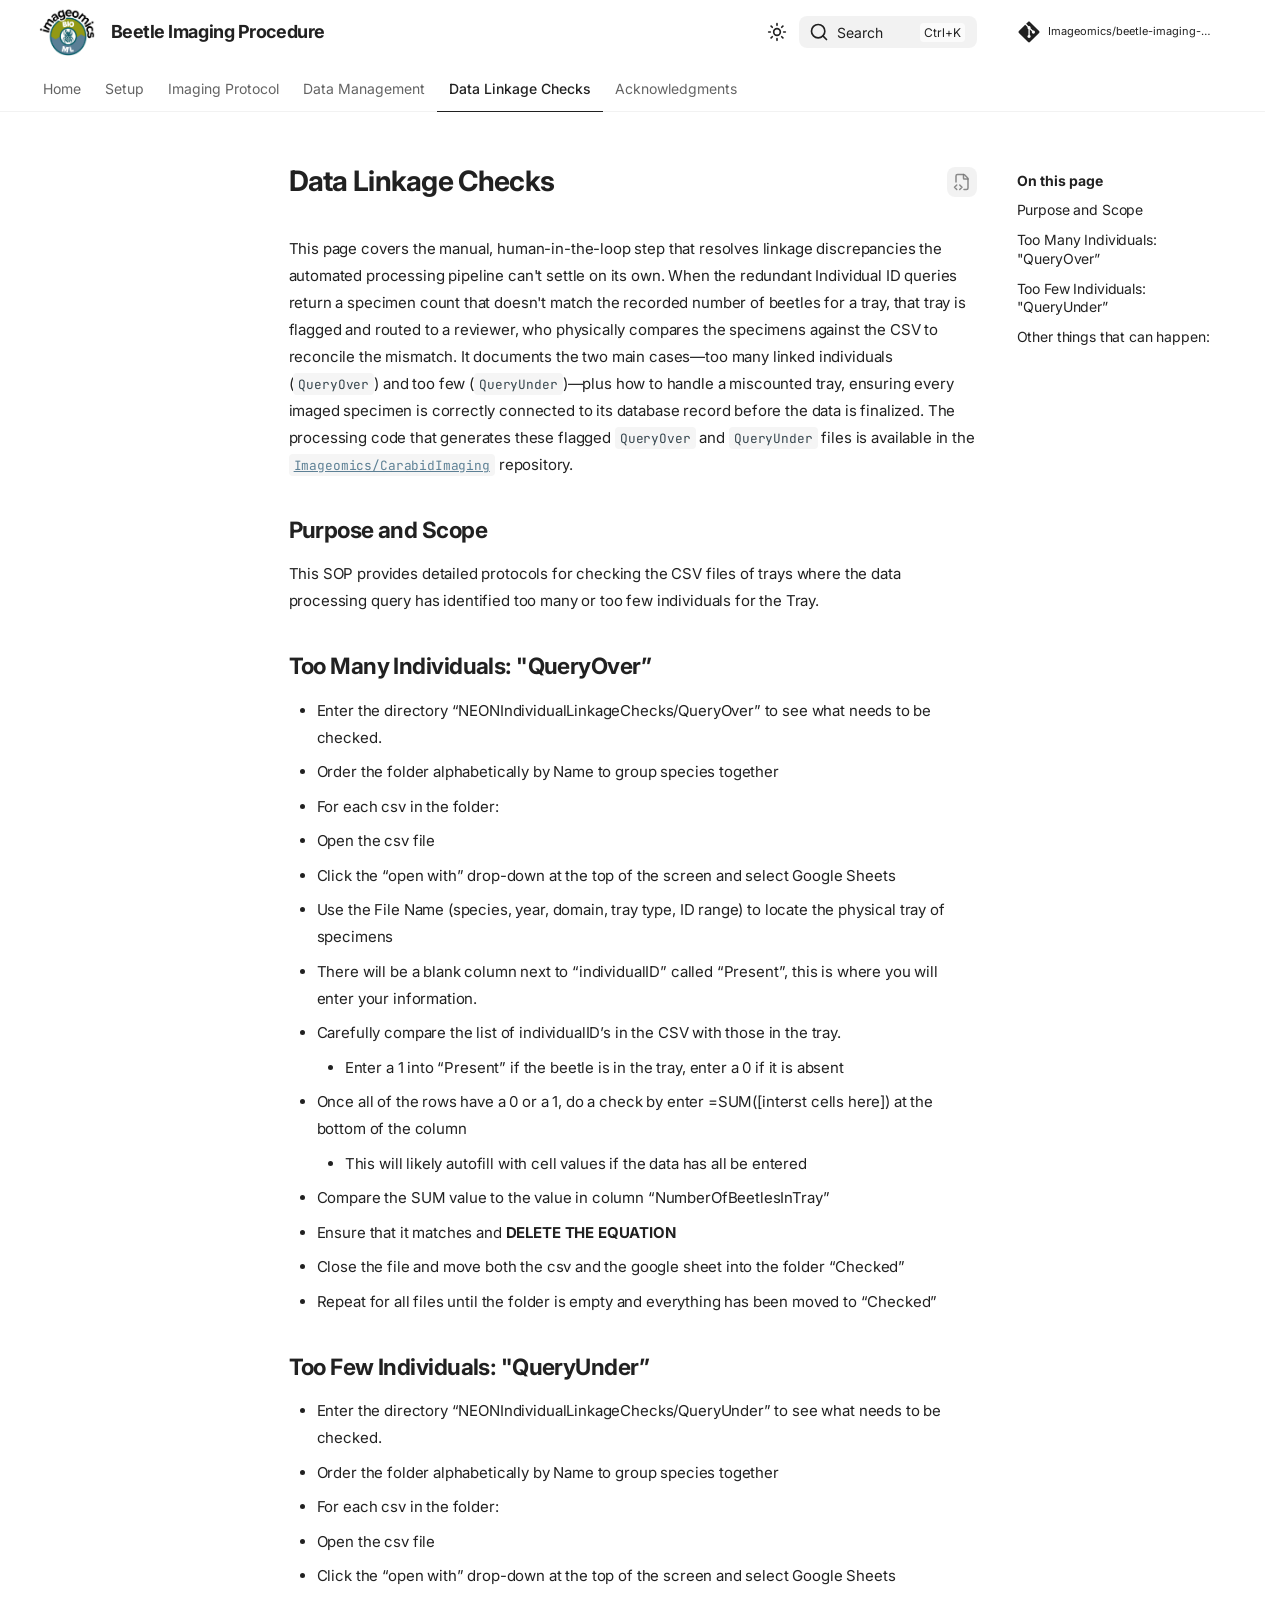
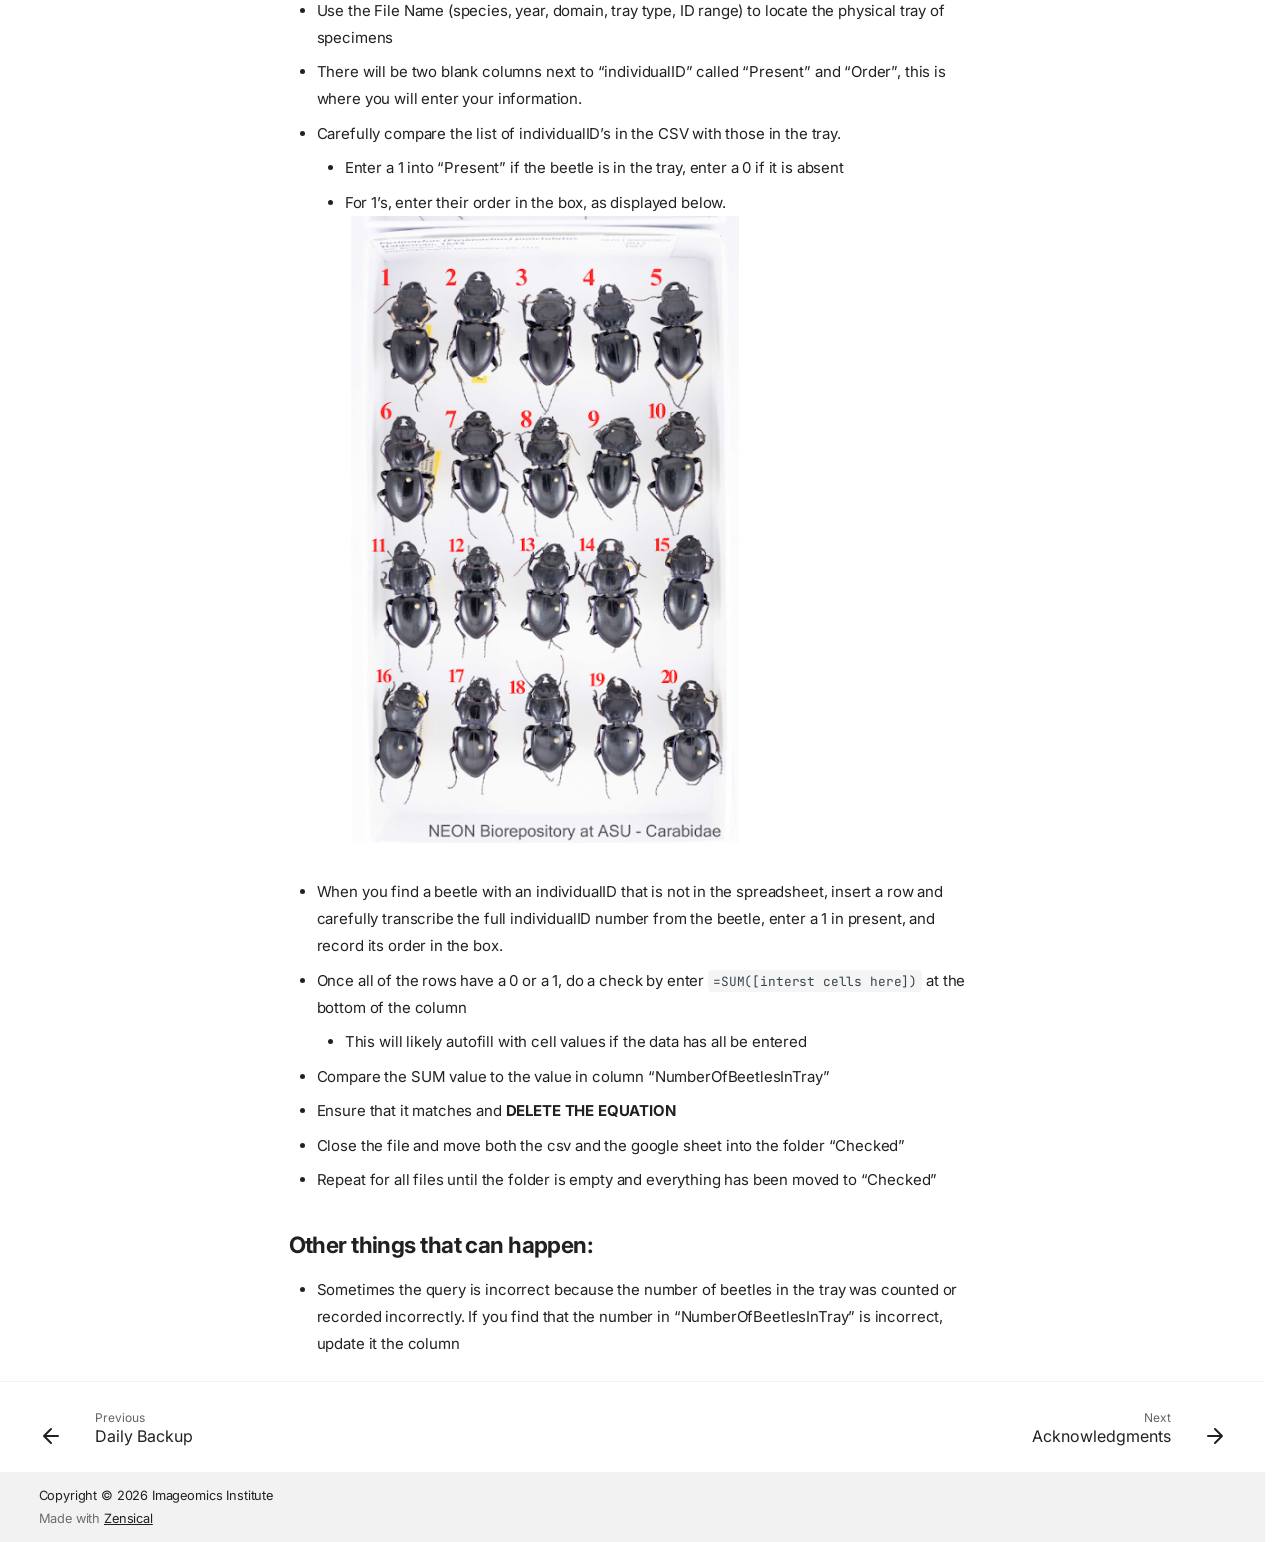
<file: manual-checks/index.html>
<!doctype html>
<html lang="en" class="no-js">
  <head>
    
      <meta charset="utf-8">
      <meta name="viewport" content="width=device-width,initial-scale=1">
      
        <meta name="description" content="Standard Operating Procedure (SOP) for Imaging Pinned Ground Beetles at the NEON Biorepository.">
      
      
      
        <link rel="canonical" href="https://imageomics.github.io/beetle-imaging-procedure/manual-checks/">
      
      
      
        <link rel="prev" href="../data-management/daily-backup/">
      
      
        <link rel="next" href="../acknowledgments/">
      
      
        
      
      
      <link rel="icon" href="../assets/beetle-pixel.png">
      <meta name="generator" content="zensical-0.1.2">
    
    
      
        <title>Data Linkage Checks - Beetle Imaging Procedure</title>
      
    
    
      
        
      
      <link rel="stylesheet" href="../assets/stylesheets/modern/main.ebb7f775.min.css">
      
        
          
        
        <link rel="stylesheet" href="../assets/stylesheets/modern/palette.b60ce83d.min.css">
      
      


    
    
      
    
    
      
        
        
        <link rel="preconnect" href="https://fonts.gstatic.com" crossorigin>
        <link rel="stylesheet" href="https://fonts.googleapis.com/css?family=Inter:300,300i,400,400i,500,500i,700,700i%7CJetBrains+Mono:400,400i,700,700i&amp;display=fallback">
        <style>:root{--md-text-font:"Inter";--md-code-font:"JetBrains Mono"}</style>
      
    
    
      <link rel="stylesheet" href="../stylesheets/extra.css">
    
    <script>__md_scope=new URL("..",location),__md_scope.pathname.endsWith("/")||(__md_scope=new URL(__md_scope.pathname+"/",location)),__md_hash=e=>[...e].reduce(((e,t)=>(e<<5)-e+t.charCodeAt(0)),0),__md_get=(e,t=localStorage,_=__md_scope)=>JSON.parse(t.getItem(_.pathname+"."+e)),__md_set=(e,t,_=localStorage,a=__md_scope)=>{try{_.setItem(a.pathname+"."+e,JSON.stringify(t))}catch(e){}},document.documentElement.setAttribute("data-platform",navigator.platform)</script>
    
      

    
    
  </head>
  
  
    
    
      
    
    
    
    
    <body dir="ltr" data-md-color-scheme="default" data-md-color-primary="custom" data-md-color-accent="custom">
  
    
    <input class="md-toggle" data-md-toggle="drawer" type="checkbox" id="__drawer" autocomplete="off">
    <input class="md-toggle" data-md-toggle="search" type="checkbox" id="__search" autocomplete="off">
    <label class="md-overlay" for="__drawer" aria-hidden="true"></label>
    <div data-md-component="skip">
      <a href="#__skip" class="md-skip">
        Skip to content
      </a>
    </div>
    <div data-md-component="announce">
      
    </div>
    
    
      

  

<header class="md-header md-header--shadow md-header--lifted" data-md-component="header">
  <nav class="md-header__inner md-grid" aria-label="Header">
    <a href="./.." title="Beetle Imaging Procedure" class="md-header__button md-logo" aria-label="Beetle Imaging Procedure" data-md-component="logo">
      
  <img src="../assets/Imageomics_logo_beetle.png" alt="Beetle Imaging Procedure">

    </a>
    <label class="md-header__button md-icon" for="__drawer">
      
      <svg xmlns="http://www.w3.org/2000/svg" fill="none" stroke="currentColor" stroke-linecap="round" stroke-linejoin="round" stroke-width="2" class="lucide lucide-menu" viewBox="0 0 24 24"><path d="M4 5h16M4 12h16M4 19h16"/></svg>
      <span class="md-visually-hidden">Navigation</span>
    </label>
    <div class="md-header__title" data-md-component="header-title">
      <div class="md-header__ellipsis">
        <div class="md-header__topic">
          <span class="md-ellipsis">
            Beetle Imaging Procedure
          </span>
        </div>
        <div class="md-header__topic" data-md-component="header-topic">
          <span class="md-ellipsis">
            
              Data Linkage Checks
            
          </span>
        </div>
      </div>
    </div>
    
      
        <form class="md-header__option" data-md-component="palette">
  
    
    
    
    <input class="md-option" data-md-color-media="none" data-md-color-scheme="default" data-md-color-primary="custom" data-md-color-accent="custom"  aria-label="Switch to dark mode"  type="radio" name="__palette" id="__palette_0">
    
      <label class="md-header__button md-icon" title="Switch to dark mode" for="__palette_1" hidden>
        <svg xmlns="http://www.w3.org/2000/svg" fill="none" stroke="currentColor" stroke-linecap="round" stroke-linejoin="round" stroke-width="2" class="lucide lucide-sun" viewBox="0 0 24 24"><circle cx="12" cy="12" r="4"/><path d="M12 2v2M12 20v2M4.93 4.93l1.41 1.41M17.66 17.66l1.41 1.41M2 12h2M20 12h2M6.34 17.66l-1.41 1.41M19.07 4.93l-1.41 1.41"/></svg>
      </label>
    
  
    
    
    
    <input class="md-option" data-md-color-media="none" data-md-color-scheme="slate" data-md-color-primary="custom" data-md-color-accent="custom"  aria-label="Switch to light mode"  type="radio" name="__palette" id="__palette_1">
    
      <label class="md-header__button md-icon" title="Switch to light mode" for="__palette_0" hidden>
        <svg xmlns="http://www.w3.org/2000/svg" fill="none" stroke="currentColor" stroke-linecap="round" stroke-linejoin="round" stroke-width="2" class="lucide lucide-moon" viewBox="0 0 24 24"><path d="M20.985 12.486a9 9 0 1 1-9.473-9.472c.405-.022.617.46.402.803a6 6 0 0 0 8.268 8.268c.344-.215.825-.004.803.401"/></svg>
      </label>
    
  
</form>
      
    
    
      <script>var palette=__md_get("__palette");if(palette&&palette.color){if("(prefers-color-scheme)"===palette.color.media){var media=matchMedia("(prefers-color-scheme: light)"),input=document.querySelector(media.matches?"[data-md-color-media='(prefers-color-scheme: light)']":"[data-md-color-media='(prefers-color-scheme: dark)']");palette.color.media=input.getAttribute("data-md-color-media"),palette.color.scheme=input.getAttribute("data-md-color-scheme"),palette.color.primary=input.getAttribute("data-md-color-primary"),palette.color.accent=input.getAttribute("data-md-color-accent")}for(var[key,value]of Object.entries(palette.color))document.body.setAttribute("data-md-color-"+key,value)}</script>
    
    
    
      
      
        <label class="md-header__button md-icon" for="__search">
          
          <svg xmlns="http://www.w3.org/2000/svg" fill="none" stroke="currentColor" stroke-linecap="round" stroke-linejoin="round" stroke-width="2" class="lucide lucide-search" viewBox="0 0 24 24"><path d="m21 21-4.34-4.34"/><circle cx="11" cy="11" r="8"/></svg>
          <span class="md-visually-hidden">Search</span>
        </label>
        <div class="md-search" data-md-component="search" role="dialog" aria-label="Search">
  <button type="button" class="md-search__button">
    Search
  </button>
</div>
      
    
    <div class="md-header__source">
      
        <a href="https://github.com/Imageomics/beetle-imaging-procedure" title="Go to repository" class="md-source" data-md-component="source">
  <div class="md-source__icon md-icon">
    
    <svg xmlns="http://www.w3.org/2000/svg" viewBox="0 0 448 512"><!--! Font Awesome Free 7.3.1 by @fontawesome - https://fontawesome.com License - https://fontawesome.com/license/free (Icons: CC BY 4.0, Fonts: SIL OFL 1.1, Code: MIT License) Copyright 2026 Fonticons, Inc.--><path fill="currentColor" d="M439.6 236.1 244 40.5c-5.4-5.5-12.8-8.5-20.4-8.5s-15 3-20.4 8.4L162.5 81l51.5 51.5c27.1-9.1 52.7 16.8 43.4 43.7l49.7 49.7c34.2-11.8 61.2 31 35.5 56.7-26.5 26.5-70.2-2.9-56-37.3L240.3 199v121.9c25.3 12.5 22.3 41.8 9.1 55-6.4 6.4-15.2 10.1-24.3 10.1s-17.8-3.6-24.3-10.1c-17.6-17.6-11.1-46.9 11.2-56v-123c-20.8-8.5-24.6-30.7-18.6-45L142.6 101 8.5 235.1C3 240.6 0 247.9 0 255.5s3 15 8.5 20.4l195.6 195.7c5.4 5.4 12.7 8.4 20.4 8.4s15-3 20.4-8.4l194.7-194.7c5.4-5.4 8.4-12.8 8.4-20.4s-3-15-8.4-20.4"/></svg>
  </div>
  <div class="md-source__repository">
    Imageomics/beetle-imaging-procedure
  </div>
</a>
      
    </div>
  </nav>
  
    
      
<nav class="md-tabs" aria-label="Tabs" data-md-component="tabs">
  <div class="md-grid">
    <ul class="md-tabs__list">
      
        
  
  
  
  
    <li class="md-tabs__item">
      <a href="./.." class="md-tabs__link">
        
  
  Home

      </a>
    </li>
  

      
        
  
  
  
  
    <li class="md-tabs__item">
      <a href="../setup/" class="md-tabs__link">
        
  
  Setup

      </a>
    </li>
  

      
        
  
  
  
  
    
      
      
        
      
        
      
        
      
        
      
    
    
    
    
      <li class="md-tabs__item">
        <a href="../imaging-protocol/protocol-overview/" class="md-tabs__link">
          
  
  Imaging Protocol

        </a>
      </li>
    
  

      
        
  
  
  
  
    
      
      
        
      
        
      
    
    
    
    
      <li class="md-tabs__item">
        <a href="../data-management/management-guide/" class="md-tabs__link">
          
  
  Data Management

        </a>
      </li>
    
  

      
        
  
  
  
    
  
  
    <li class="md-tabs__item md-tabs__item--active">
      <a href="././" class="md-tabs__link">
        
  
  Data Linkage Checks

      </a>
    </li>
  

      
        
  
  
  
  
    <li class="md-tabs__item">
      <a href="../acknowledgments/" class="md-tabs__link">
        
  
  Acknowledgments

      </a>
    </li>
  

      
    </ul>
  </div>
</nav>
    
  
</header>
    
    <div class="md-container" data-md-component="container">
      
      
        
      
      <main class="md-main" data-md-component="main">
        <div class="md-main__inner md-grid">
          
            
              
              <div class="md-sidebar md-sidebar--primary" data-md-component="sidebar" data-md-type="navigation" >
                <div class="md-sidebar__scrollwrap">
                  <div class="md-sidebar__inner">
                    


  


<nav class="md-nav md-nav--primary md-nav--lifted" aria-label="Navigation" data-md-level="0">
  <label class="md-nav__title" for="__drawer">
    <a href="./.." title="Beetle Imaging Procedure" class="md-nav__button md-logo" aria-label="Beetle Imaging Procedure" data-md-component="logo">
      
  <img src="../assets/Imageomics_logo_beetle.png" alt="Beetle Imaging Procedure">

    </a>
    Beetle Imaging Procedure
  </label>
  
    <div class="md-nav__source">
      <a href="https://github.com/Imageomics/beetle-imaging-procedure" title="Go to repository" class="md-source" data-md-component="source">
  <div class="md-source__icon md-icon">
    
    <svg xmlns="http://www.w3.org/2000/svg" viewBox="0 0 448 512"><!--! Font Awesome Free 7.3.1 by @fontawesome - https://fontawesome.com License - https://fontawesome.com/license/free (Icons: CC BY 4.0, Fonts: SIL OFL 1.1, Code: MIT License) Copyright 2026 Fonticons, Inc.--><path fill="currentColor" d="M439.6 236.1 244 40.5c-5.4-5.5-12.8-8.5-20.4-8.5s-15 3-20.4 8.4L162.5 81l51.5 51.5c27.1-9.1 52.7 16.8 43.4 43.7l49.7 49.7c34.2-11.8 61.2 31 35.5 56.7-26.5 26.5-70.2-2.9-56-37.3L240.3 199v121.9c25.3 12.5 22.3 41.8 9.1 55-6.4 6.4-15.2 10.1-24.3 10.1s-17.8-3.6-24.3-10.1c-17.6-17.6-11.1-46.9 11.2-56v-123c-20.8-8.5-24.6-30.7-18.6-45L142.6 101 8.5 235.1C3 240.6 0 247.9 0 255.5s3 15 8.5 20.4l195.6 195.7c5.4 5.4 12.7 8.4 20.4 8.4s15-3 20.4-8.4l194.7-194.7c5.4-5.4 8.4-12.8 8.4-20.4s-3-15-8.4-20.4"/></svg>
  </div>
  <div class="md-source__repository">
    Imageomics/beetle-imaging-procedure
  </div>
</a>
    </div>
  
  <ul class="md-nav__list" data-md-scrollfix>
    
      
      
  
  
  
  
    <li class="md-nav__item">
      <a href="./.." class="md-nav__link">
        
  
  
  <span class="md-ellipsis">
    
  
  Home

    
  </span>
  
  

      </a>
    </li>
  

    
      
      
  
  
  
  
    <li class="md-nav__item">
      <a href="../setup/" class="md-nav__link">
        
  
  
  <span class="md-ellipsis">
    
  
  Setup

    
  </span>
  
  

      </a>
    </li>
  

    
      
      
  
  
  
  
    
    
      
        
      
        
      
        
      
        
      
    
    
    
      
      
        
      
    
    
    <li class="md-nav__item md-nav__item--nested">
      
        
        
        <input class="md-nav__toggle md-toggle " type="checkbox" id="__nav_3" >
        
          
          <label class="md-nav__link" for="__nav_3" id="__nav_3_label" tabindex="0">
            
  
  
  <span class="md-ellipsis">
    
  
  Imaging Protocol

    
  </span>
  
  

            <span class="md-nav__icon md-icon"></span>
          </label>
        
        
          <nav class="md-nav" data-md-level="1" aria-labelledby="__nav_3_label" aria-expanded="false">
            <label class="md-nav__title" for="__nav_3">
              <span class="md-nav__icon md-icon"></span>
              
  
  Imaging Protocol

            </label>
            <ul class="md-nav__list" data-md-scrollfix>
              
                
                  
  
  
  
  
    <li class="md-nav__item">
      <a href="../imaging-protocol/protocol-overview/" class="md-nav__link">
        
  
  
  <span class="md-ellipsis">
    
  
  Imaging Protocol Overview

    
  </span>
  
  

      </a>
    </li>
  

                
              
                
                  
  
  
  
  
    <li class="md-nav__item">
      <a href="../imaging-protocol/A-B-trays/" class="md-nav__link">
        
  
  
  <span class="md-ellipsis">
    
  
  A & B Trays

    
  </span>
  
  

      </a>
    </li>
  

                
              
                
                  
  
  
  
  
    <li class="md-nav__item">
      <a href="../imaging-protocol/C-trays/" class="md-nav__link">
        
  
  
  <span class="md-ellipsis">
    
  
  C Trays

    
  </span>
  
  

      </a>
    </li>
  

                
              
                
                  
  
  
  
  
    <li class="md-nav__item">
      <a href="../imaging-protocol/small-beetle-protocol/" class="md-nav__link">
        
  
  
  <span class="md-ellipsis">
    
  
  Small Beetle Protocol

    
  </span>
  
  

      </a>
    </li>
  

                
              
            </ul>
          </nav>
        
      
    </li>
  

    
      
      
  
  
  
  
    
    
      
        
      
        
      
    
    
    
      
      
        
      
    
    
    <li class="md-nav__item md-nav__item--nested">
      
        
        
        <input class="md-nav__toggle md-toggle " type="checkbox" id="__nav_4" >
        
          
          <label class="md-nav__link" for="__nav_4" id="__nav_4_label" tabindex="0">
            
  
  
  <span class="md-ellipsis">
    
  
  Data Management

    
  </span>
  
  

            <span class="md-nav__icon md-icon"></span>
          </label>
        
        
          <nav class="md-nav" data-md-level="1" aria-labelledby="__nav_4_label" aria-expanded="false">
            <label class="md-nav__title" for="__nav_4">
              <span class="md-nav__icon md-icon"></span>
              
  
  Data Management

            </label>
            <ul class="md-nav__list" data-md-scrollfix>
              
                
                  
  
  
  
  
    <li class="md-nav__item">
      <a href="../data-management/management-guide/" class="md-nav__link">
        
  
  
  <span class="md-ellipsis">
    
  
  Data Management Guide

    
  </span>
  
  

      </a>
    </li>
  

                
              
                
                  
  
  
  
  
    <li class="md-nav__item">
      <a href="../data-management/daily-backup/" class="md-nav__link">
        
  
  
  <span class="md-ellipsis">
    
  
  Daily Backup

    
  </span>
  
  

      </a>
    </li>
  

                
              
            </ul>
          </nav>
        
      
    </li>
  

    
      
      
  
  
    
  
  
  
    <li class="md-nav__item md-nav__item--active">
      
      
      
      
        
      
      
        <label class="md-nav__link md-nav__link--active" for="__toc">
          
  
  
  <span class="md-ellipsis">
    
  
  Data Linkage Checks

    
  </span>
  
  

          <span class="md-nav__icon md-icon"></span>
        </label>
      
      <a href="././" class="md-nav__link md-nav__link--active">
        
  
  
  <span class="md-ellipsis">
    
  
  Data Linkage Checks

    
  </span>
  
  

      </a>
      
        


<nav class="md-nav md-nav--secondary" aria-label="On this page">
  
  
  
    
  
  
    <label class="md-nav__title" for="__toc">
      <span class="md-nav__icon md-icon"></span>
      On this page
    </label>
    <ul class="md-nav__list" data-md-component="toc" data-md-scrollfix>
      
        <li class="md-nav__item">
  <a href="#purpose-and-scope" class="md-nav__link">
    <span class="md-ellipsis">
      <span class="md-typeset">
        Purpose and Scope
      </span>
    </span>
  </a>
  
</li>
      
        <li class="md-nav__item">
  <a href="#too-many-individuals-queryover" class="md-nav__link">
    <span class="md-ellipsis">
      <span class="md-typeset">
        Too Many Individuals: "QueryOver”
      </span>
    </span>
  </a>
  
</li>
      
        <li class="md-nav__item">
  <a href="#too-few-individuals-queryunder" class="md-nav__link">
    <span class="md-ellipsis">
      <span class="md-typeset">
        Too Few Individuals: "QueryUnder”
      </span>
    </span>
  </a>
  
</li>
      
        <li class="md-nav__item">
  <a href="#other-things-that-can-happen" class="md-nav__link">
    <span class="md-ellipsis">
      <span class="md-typeset">
        Other things that can happen:
      </span>
    </span>
  </a>
  
</li>
      
    </ul>
  
</nav>
      
    </li>
  

    
      
      
  
  
  
  
    <li class="md-nav__item">
      <a href="../acknowledgments/" class="md-nav__link">
        
  
  
  <span class="md-ellipsis">
    
  
  Acknowledgments

    
  </span>
  
  

      </a>
    </li>
  

    
  </ul>
</nav>
                  </div>
                </div>
              </div>
            
            
              
              <div class="md-sidebar md-sidebar--secondary" data-md-component="sidebar" data-md-type="toc" >
                <div class="md-sidebar__scrollwrap">
                  
                    
                    
                    
                      
                    
                    
                      <input class="md-nav__toggle md-toggle" type="checkbox" id="__toc">
                      <div class="md-sidebar-button__wrapper">
                        <label class="md-sidebar-button" for="__toc"></label>
                      </div>
                    
                  
                  <div class="md-sidebar__inner">
                    


<nav class="md-nav md-nav--secondary" aria-label="On this page">
  
  
  
    
  
  
    <label class="md-nav__title" for="__toc">
      <span class="md-nav__icon md-icon"></span>
      On this page
    </label>
    <ul class="md-nav__list" data-md-component="toc" data-md-scrollfix>
      
        <li class="md-nav__item">
  <a href="#purpose-and-scope" class="md-nav__link">
    <span class="md-ellipsis">
      <span class="md-typeset">
        Purpose and Scope
      </span>
    </span>
  </a>
  
</li>
      
        <li class="md-nav__item">
  <a href="#too-many-individuals-queryover" class="md-nav__link">
    <span class="md-ellipsis">
      <span class="md-typeset">
        Too Many Individuals: "QueryOver”
      </span>
    </span>
  </a>
  
</li>
      
        <li class="md-nav__item">
  <a href="#too-few-individuals-queryunder" class="md-nav__link">
    <span class="md-ellipsis">
      <span class="md-typeset">
        Too Few Individuals: "QueryUnder”
      </span>
    </span>
  </a>
  
</li>
      
        <li class="md-nav__item">
  <a href="#other-things-that-can-happen" class="md-nav__link">
    <span class="md-ellipsis">
      <span class="md-typeset">
        Other things that can happen:
      </span>
    </span>
  </a>
  
</li>
      
    </ul>
  
</nav>
                  </div>
                </div>
              </div>
            
          
          
            <div class="md-content" data-md-component="content">
              
                



  


              
              <article class="md-content__inner md-typeset">
                <a id="__skip" tabindex="-1"></a>
                
                  

  
  
    
      
    
    <a href="https://github.com/Imageomics/beetle-imaging-procedure/raw/master/docs/manual-checks.md" title="View source of this page" class="md-content__button md-icon">
      
      <svg xmlns="http://www.w3.org/2000/svg" fill="none" stroke="currentColor" stroke-linecap="round" stroke-linejoin="round" stroke-width="2" class="lucide lucide-file-code-2" viewBox="0 0 24 24"><path d="M4 12.15V4a2 2 0 0 1 2-2h8a2.4 2.4 0 0 1 1.706.706l3.588 3.588A2.4 2.4 0 0 1 20 8v12a2 2 0 0 1-2 2h-3.35"/><path d="M14 2v5a1 1 0 0 0 1 1h5M5 16l-3 3 3 3M9 22l3-3-3-3"/></svg>
    </a>
  


<h1 id="data-linkage-checks">Data Linkage Checks<a class="headerlink" href="#data-linkage-checks" title="Permanent link">&para;</a></h1>
<p>This page covers the manual, human-in-the-loop step that resolves linkage discrepancies the automated processing pipeline can't settle on its own. When the redundant Individual ID queries return a specimen count that doesn't match the recorded number of beetles for a tray, that tray is flagged and routed to a reviewer, who physically compares the specimens against the CSV to reconcile the mismatch. It documents the two main cases—too many linked individuals (<code>QueryOver</code>) and too few (<code>QueryUnder</code>)—plus how to handle a miscounted tray, ensuring every imaged specimen is correctly connected to its database record before the data is finalized. The processing code that generates these flagged <code>QueryOver</code> and <code>QueryUnder</code> files is available in the <a href="https://github.com/Imageomics/CarabidImaging"><code>Imageomics/CarabidImaging</code></a> repository.</p>
<h2 id="purpose-and-scope">Purpose and Scope<a class="headerlink" href="#purpose-and-scope" title="Permanent link">&para;</a></h2>
<p>This SOP provides detailed protocols for checking the CSV files of trays where the data processing query has identified too many or too few individuals for the Tray.</p>
<h2 id="too-many-individuals-queryover">Too Many Individuals: "QueryOver”<a class="headerlink" href="#too-many-individuals-queryover" title="Permanent link">&para;</a></h2>
<ul>
<li>Enter the directory “NEONIndividualLinkageChecks/QueryOver” to see what needs to be checked.   </li>
<li>Order the folder alphabetically by Name to group species together  </li>
<li>For each csv in the folder:  </li>
<li>Open the csv file  </li>
<li>Click the “open with” drop-down at the top of the screen and select Google Sheets  </li>
<li>Use the File Name (species, year, domain, tray type, ID range) to locate the physical tray of specimens  </li>
<li>There will be a blank column next to “individualID” called “Present”, this is where you will enter your information.  </li>
<li>Carefully compare the list of individualID’s in the CSV with those in the tray.   <ul>
<li>Enter a 1 into “Present” if the beetle is in the tray, enter a 0 if it is absent  </li>
</ul>
</li>
<li>Once all of the rows have a 0 or a 1, do a check by enter =SUM([interst cells here]) at the bottom of the column  <ul>
<li>This will likely autofill with cell values if the data has all be entered  </li>
</ul>
</li>
<li>Compare the SUM value to the value in column “NumberOfBeetlesInTray”  </li>
<li>Ensure that it matches and <strong>DELETE THE EQUATION</strong>  </li>
<li>Close the file and move both the csv and the google sheet into the folder “Checked”  </li>
<li>Repeat for all files until the folder is empty and everything has been moved to “Checked”</li>
</ul>
<h2 id="too-few-individuals-queryunder">Too Few Individuals: "QueryUnder”<a class="headerlink" href="#too-few-individuals-queryunder" title="Permanent link">&para;</a></h2>
<ul>
<li>Enter the directory “NEONIndividualLinkageChecks/QueryUnder” to see what needs to be checked.   </li>
<li>Order the folder alphabetically by Name to group species together  </li>
<li>For each csv in the folder:  </li>
<li>Open the csv file  </li>
<li>Click the “open with” drop-down at the top of the screen and select Google Sheets  </li>
<li>Use the File Name (species, year, domain, tray type, ID range) to locate the physical tray of specimens  </li>
<li>There will be two blank columns next to “individualID” called “Present” and “Order”, this is where you will enter your information.  </li>
<li>Carefully compare the list of individualID’s in the CSV with those in the tray.   <ul>
<li>Enter a 1 into “Present” if the beetle is in the tray, enter a 0 if it is absent  </li>
<li>For 1’s, enter their order in the box, as displayed below.
<img alt="Image of beetles pinned in a tray with numbers at the top left of the beetle to indicate numeric ordering. The top left beetle is labeled a 1, the beetle immediately to its right is 2, and so on, with the final beetle in the first row labeled 5 and the first beetle in the second row labeled as 6, the pattern continues with the final beetle in the last (4th) row labeled as 20. They are approximately evenly spaced, 5 per row." src="../assets/reference-photos/Order.png" />  </li>
</ul>
</li>
<li>When you find a beetle with an individualID that is not in the spreadsheet, insert a row and carefully transcribe the full individualID number from the beetle, enter a 1 in present, and record its order in the box.  </li>
<li>Once all of the rows have a 0 or a 1, do a check by enter <code>=SUM([interst cells here])</code> at the bottom of the column  <ul>
<li>This will likely autofill with cell values if the data has all be entered  </li>
</ul>
</li>
<li>Compare the SUM value to the value in column “NumberOfBeetlesInTray”  </li>
<li>Ensure that it matches and <strong>DELETE THE EQUATION</strong>  </li>
<li>Close the file and move both the csv and the google sheet into the folder “Checked”  </li>
<li>Repeat for all files until the folder is empty and everything has been moved to “Checked”</li>
</ul>
<h2 id="other-things-that-can-happen">Other things that can happen:<a class="headerlink" href="#other-things-that-can-happen" title="Permanent link">&para;</a></h2>
<ul>
<li>Sometimes the query is incorrect because the number of beetles in the tray was counted or recorded incorrectly. If you find that the number in “NumberOfBeetlesInTray” is incorrect, update it the column</li>
</ul>














                
              </article>
            </div>
          
          
  <script>var tabs=__md_get("__tabs");if(Array.isArray(tabs))e:for(var set of document.querySelectorAll(".tabbed-set")){var labels=set.querySelector(".tabbed-labels");for(var tab of tabs)for(var label of labels.getElementsByTagName("label"))if(label.innerText.trim()===tab){var input=document.getElementById(label.htmlFor);input.checked=!0;continue e}}</script>

<script>var target=document.getElementById(location.hash.slice(1));target&&target.name&&(target.checked=target.name.startsWith("__tabbed_"))</script>
        </div>
        
          <button type="button" class="md-top md-icon" data-md-component="top" hidden>
  
  <svg xmlns="http://www.w3.org/2000/svg" fill="none" stroke="currentColor" stroke-linecap="round" stroke-linejoin="round" stroke-width="2" class="lucide lucide-circle-arrow-up" viewBox="0 0 24 24"><circle cx="12" cy="12" r="10"/><path d="m16 12-4-4-4 4M12 16V8"/></svg>
  Back to top
</button>
        
      </main>
      
        <footer class="md-footer">
  
    
      
      <nav class="md-footer__inner md-grid" aria-label="Footer" >
        
          
          <a href="../data-management/daily-backup/" class="md-footer__link md-footer__link--prev" aria-label="Previous: Daily Backup">
            <div class="md-footer__button md-icon">
              
              <svg xmlns="http://www.w3.org/2000/svg" fill="none" stroke="currentColor" stroke-linecap="round" stroke-linejoin="round" stroke-width="2" class="lucide lucide-arrow-left" viewBox="0 0 24 24"><path d="m12 19-7-7 7-7M19 12H5"/></svg>
            </div>
            <div class="md-footer__title">
              <span class="md-footer__direction">
                Previous
              </span>
              <div class="md-ellipsis">
                Daily Backup
              </div>
            </div>
          </a>
        
        
          
          <a href="../acknowledgments/" class="md-footer__link md-footer__link--next" aria-label="Next: Acknowledgments">
            <div class="md-footer__title">
              <span class="md-footer__direction">
                Next
              </span>
              <div class="md-ellipsis">
                Acknowledgments
              </div>
            </div>
            <div class="md-footer__button md-icon">
              
              <svg xmlns="http://www.w3.org/2000/svg" fill="none" stroke="currentColor" stroke-linecap="round" stroke-linejoin="round" stroke-width="2" class="lucide lucide-arrow-right" viewBox="0 0 24 24"><path d="M5 12h14M12 5l7 7-7 7"/></svg>
            </div>
          </a>
        
      </nav>
    
  
  <div class="md-footer-meta md-typeset">
    <div class="md-footer-meta__inner md-grid">
      <div class="md-copyright">
  
    <div class="md-copyright__highlight">
      Copyright &copy; 2026 Imageomics Institute
    </div>
  
  
    Made with
    <a href="https://zensical.org/" target="_blank" rel="noopener">
      Zensical
    </a>
  
</div>
      
    </div>
  </div>
</footer>
      
    </div>
    <div class="md-dialog" data-md-component="dialog" role="status" aria-atomic="true">
      <div class="md-dialog__inner md-typeset"></div>
    </div>
    
    
    
      
      
      
      
        
        
      <script id="__config" type="application/json">{"annotate":null,"base":"..","features":["content.action.view","content.code.annotate","content.code.copy","content.footnote.tooltips","content.tabs.link","content.tooltips","navigation.footer","navigation.indexes","navigation.instant","navigation.instant.prefetch","navigation.path","navigation.sections","navigation.tabs","navigation.tabs.sticky","navigation.top","navigation.tracking","search.highlight"],"redirect":null,"search":"../assets/javascripts/workers/search.719e0d91.min.js","tags":null,"translations":{"clipboard.copied":"Copied to clipboard","clipboard.copy":"Copy to clipboard","clipboard.error":"Could not copy to clipboard","search.result.more.one":"1 more on this page","search.result.more.other":"# more on this page","search.result.none":"No matching documents","search.result.one":"1 matching document","search.result.other":"# matching documents","search.result.placeholder":"Type to start searching","search.result.term.missing":"Missing","select.version":"Select version"},"version":null}</script>
    
    
      <script src="../assets/javascripts/bundle.3cb411a8.min.js"></script>
      
    
  </body>
</html>
</file>
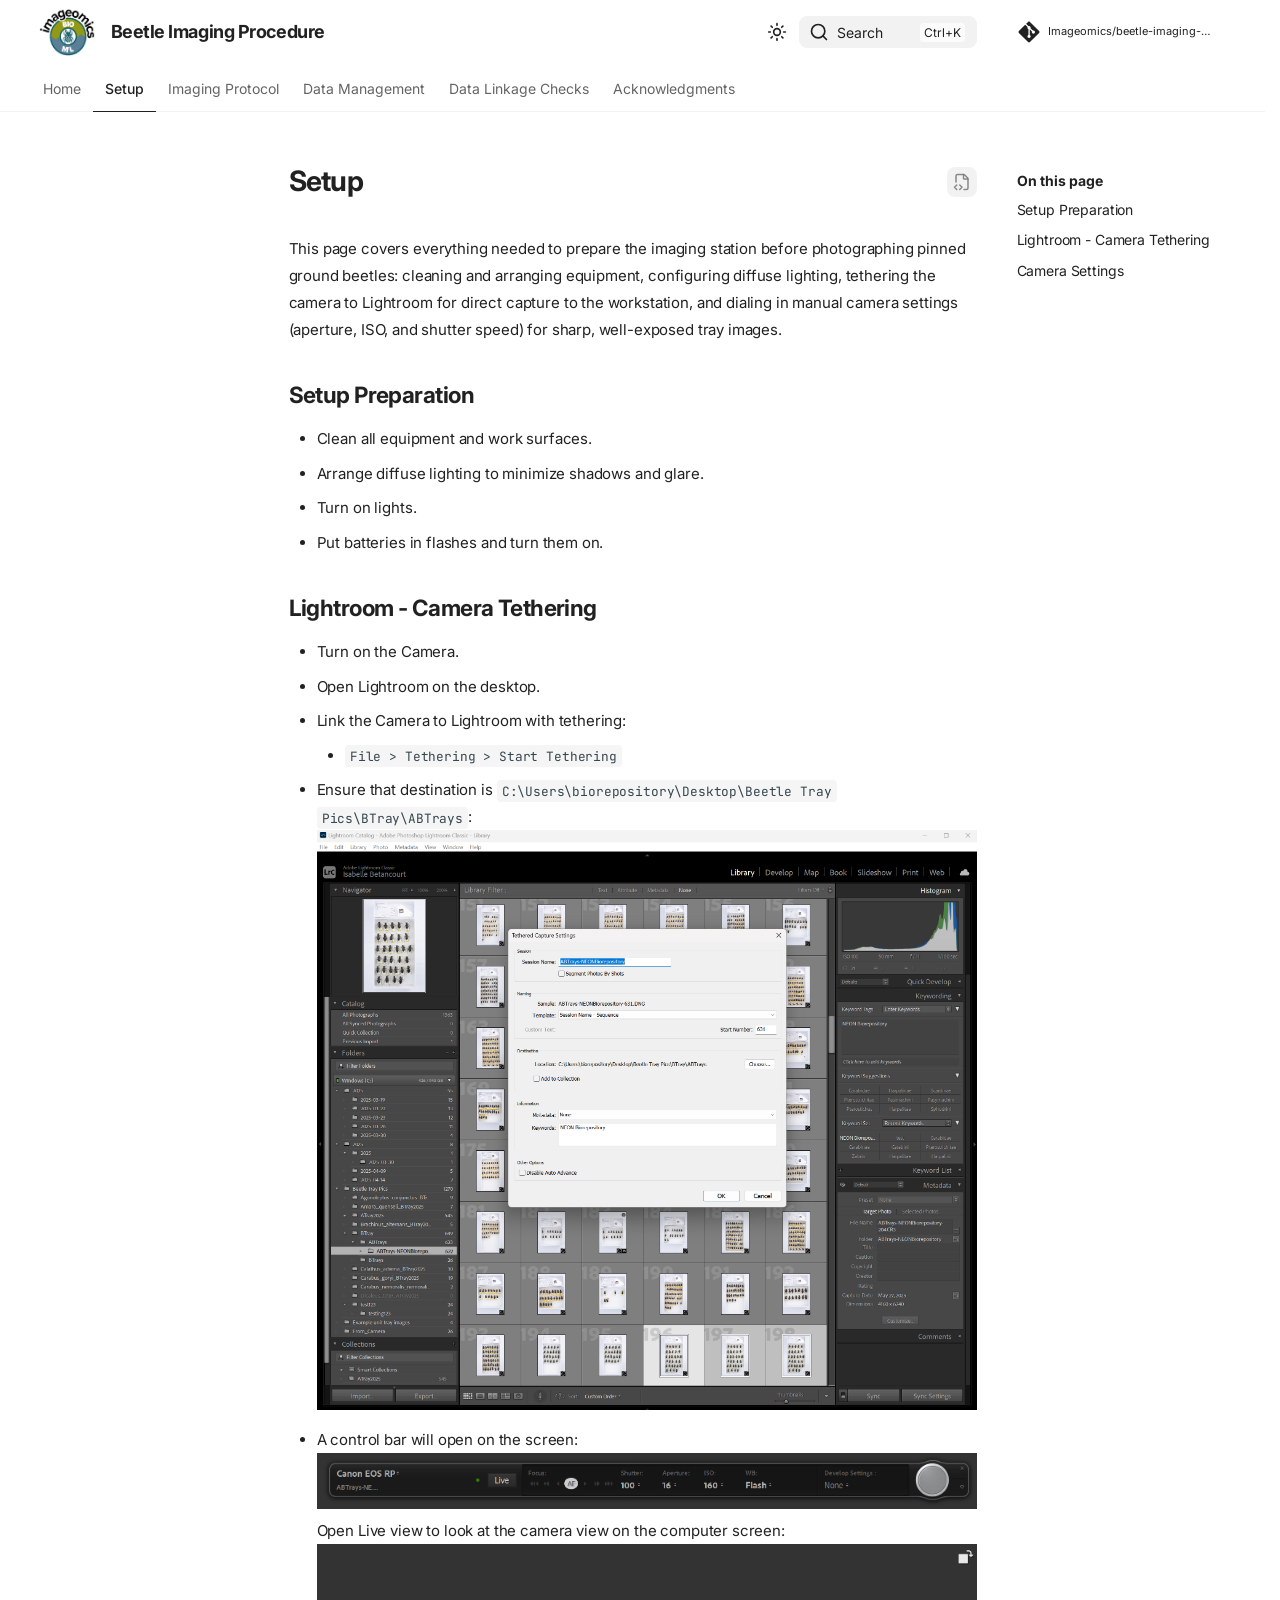
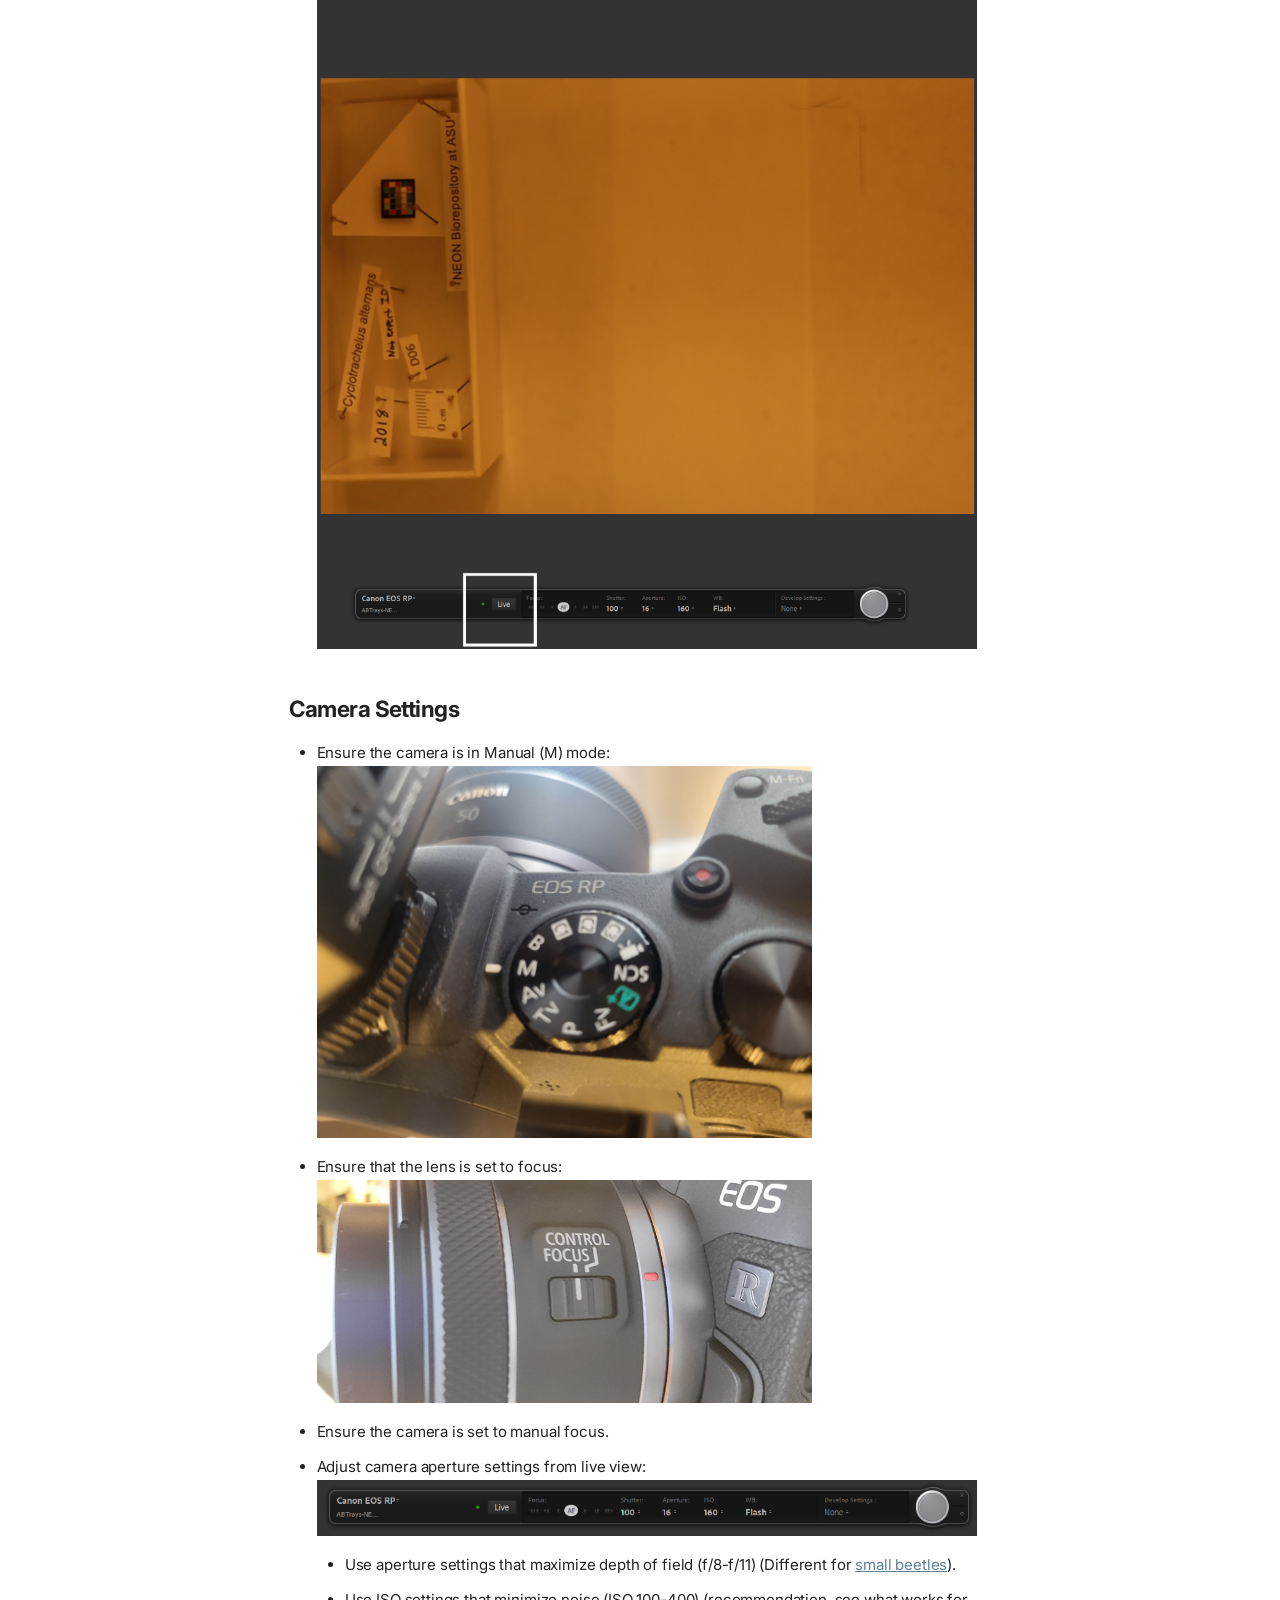
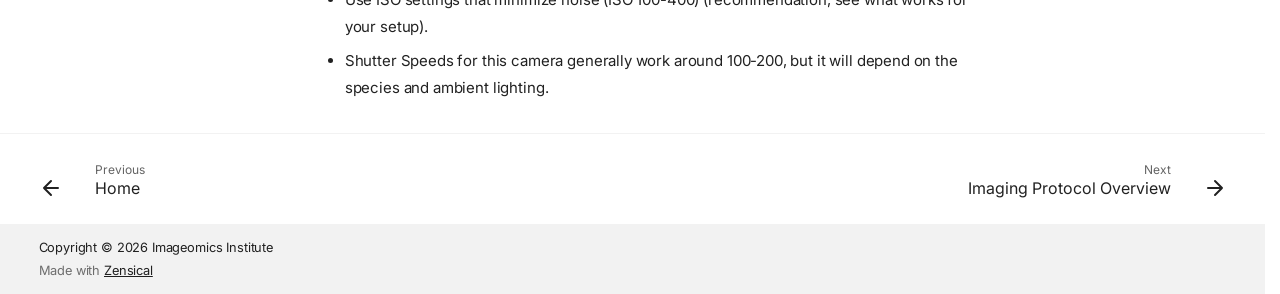
<file: setup/index.html>
<!doctype html>
<html lang="en" class="no-js">
  <head>
    
      <meta charset="utf-8">
      <meta name="viewport" content="width=device-width,initial-scale=1">
      
        <meta name="description" content="Standard Operating Procedure (SOP) for Imaging Pinned Ground Beetles at the NEON Biorepository.">
      
      
      
        <link rel="canonical" href="https://imageomics.github.io/beetle-imaging-procedure/setup/">
      
      
      
        <link rel="prev" href="./..">
      
      
        <link rel="next" href="../imaging-protocol/protocol-overview/">
      
      
        
      
      
      <link rel="icon" href="../assets/beetle-pixel.png">
      <meta name="generator" content="zensical-0.1.2">
    
    
      
        <title>Setup - Beetle Imaging Procedure</title>
      
    
    
      
        
      
      <link rel="stylesheet" href="../assets/stylesheets/modern/main.ebb7f775.min.css">
      
        
          
        
        <link rel="stylesheet" href="../assets/stylesheets/modern/palette.b60ce83d.min.css">
      
      


    
    
      
    
    
      
        
        
        <link rel="preconnect" href="https://fonts.gstatic.com" crossorigin>
        <link rel="stylesheet" href="https://fonts.googleapis.com/css?family=Inter:300,300i,400,400i,500,500i,700,700i%7CJetBrains+Mono:400,400i,700,700i&amp;display=fallback">
        <style>:root{--md-text-font:"Inter";--md-code-font:"JetBrains Mono"}</style>
      
    
    
      <link rel="stylesheet" href="../stylesheets/extra.css">
    
    <script>__md_scope=new URL("..",location),__md_scope.pathname.endsWith("/")||(__md_scope=new URL(__md_scope.pathname+"/",location)),__md_hash=e=>[...e].reduce(((e,t)=>(e<<5)-e+t.charCodeAt(0)),0),__md_get=(e,t=localStorage,_=__md_scope)=>JSON.parse(t.getItem(_.pathname+"."+e)),__md_set=(e,t,_=localStorage,a=__md_scope)=>{try{_.setItem(a.pathname+"."+e,JSON.stringify(t))}catch(e){}},document.documentElement.setAttribute("data-platform",navigator.platform)</script>
    
      

    
    
  </head>
  
  
    
    
      
    
    
    
    
    <body dir="ltr" data-md-color-scheme="default" data-md-color-primary="custom" data-md-color-accent="custom">
  
    
    <input class="md-toggle" data-md-toggle="drawer" type="checkbox" id="__drawer" autocomplete="off">
    <input class="md-toggle" data-md-toggle="search" type="checkbox" id="__search" autocomplete="off">
    <label class="md-overlay" for="__drawer" aria-hidden="true"></label>
    <div data-md-component="skip">
      <a href="#__skip" class="md-skip">
        Skip to content
      </a>
    </div>
    <div data-md-component="announce">
      
    </div>
    
    
      

  

<header class="md-header md-header--shadow md-header--lifted" data-md-component="header">
  <nav class="md-header__inner md-grid" aria-label="Header">
    <a href="./.." title="Beetle Imaging Procedure" class="md-header__button md-logo" aria-label="Beetle Imaging Procedure" data-md-component="logo">
      
  <img src="../assets/Imageomics_logo_beetle.png" alt="Beetle Imaging Procedure">

    </a>
    <label class="md-header__button md-icon" for="__drawer">
      
      <svg xmlns="http://www.w3.org/2000/svg" fill="none" stroke="currentColor" stroke-linecap="round" stroke-linejoin="round" stroke-width="2" class="lucide lucide-menu" viewBox="0 0 24 24"><path d="M4 5h16M4 12h16M4 19h16"/></svg>
      <span class="md-visually-hidden">Navigation</span>
    </label>
    <div class="md-header__title" data-md-component="header-title">
      <div class="md-header__ellipsis">
        <div class="md-header__topic">
          <span class="md-ellipsis">
            Beetle Imaging Procedure
          </span>
        </div>
        <div class="md-header__topic" data-md-component="header-topic">
          <span class="md-ellipsis">
            
              Setup
            
          </span>
        </div>
      </div>
    </div>
    
      
        <form class="md-header__option" data-md-component="palette">
  
    
    
    
    <input class="md-option" data-md-color-media="none" data-md-color-scheme="default" data-md-color-primary="custom" data-md-color-accent="custom"  aria-label="Switch to dark mode"  type="radio" name="__palette" id="__palette_0">
    
      <label class="md-header__button md-icon" title="Switch to dark mode" for="__palette_1" hidden>
        <svg xmlns="http://www.w3.org/2000/svg" fill="none" stroke="currentColor" stroke-linecap="round" stroke-linejoin="round" stroke-width="2" class="lucide lucide-sun" viewBox="0 0 24 24"><circle cx="12" cy="12" r="4"/><path d="M12 2v2M12 20v2M4.93 4.93l1.41 1.41M17.66 17.66l1.41 1.41M2 12h2M20 12h2M6.34 17.66l-1.41 1.41M19.07 4.93l-1.41 1.41"/></svg>
      </label>
    
  
    
    
    
    <input class="md-option" data-md-color-media="none" data-md-color-scheme="slate" data-md-color-primary="custom" data-md-color-accent="custom"  aria-label="Switch to light mode"  type="radio" name="__palette" id="__palette_1">
    
      <label class="md-header__button md-icon" title="Switch to light mode" for="__palette_0" hidden>
        <svg xmlns="http://www.w3.org/2000/svg" fill="none" stroke="currentColor" stroke-linecap="round" stroke-linejoin="round" stroke-width="2" class="lucide lucide-moon" viewBox="0 0 24 24"><path d="M20.985 12.486a9 9 0 1 1-9.473-9.472c.405-.022.617.46.402.803a6 6 0 0 0 8.268 8.268c.344-.215.825-.004.803.401"/></svg>
      </label>
    
  
</form>
      
    
    
      <script>var palette=__md_get("__palette");if(palette&&palette.color){if("(prefers-color-scheme)"===palette.color.media){var media=matchMedia("(prefers-color-scheme: light)"),input=document.querySelector(media.matches?"[data-md-color-media='(prefers-color-scheme: light)']":"[data-md-color-media='(prefers-color-scheme: dark)']");palette.color.media=input.getAttribute("data-md-color-media"),palette.color.scheme=input.getAttribute("data-md-color-scheme"),palette.color.primary=input.getAttribute("data-md-color-primary"),palette.color.accent=input.getAttribute("data-md-color-accent")}for(var[key,value]of Object.entries(palette.color))document.body.setAttribute("data-md-color-"+key,value)}</script>
    
    
    
      
      
        <label class="md-header__button md-icon" for="__search">
          
          <svg xmlns="http://www.w3.org/2000/svg" fill="none" stroke="currentColor" stroke-linecap="round" stroke-linejoin="round" stroke-width="2" class="lucide lucide-search" viewBox="0 0 24 24"><path d="m21 21-4.34-4.34"/><circle cx="11" cy="11" r="8"/></svg>
          <span class="md-visually-hidden">Search</span>
        </label>
        <div class="md-search" data-md-component="search" role="dialog" aria-label="Search">
  <button type="button" class="md-search__button">
    Search
  </button>
</div>
      
    
    <div class="md-header__source">
      
        <a href="https://github.com/Imageomics/beetle-imaging-procedure" title="Go to repository" class="md-source" data-md-component="source">
  <div class="md-source__icon md-icon">
    
    <svg xmlns="http://www.w3.org/2000/svg" viewBox="0 0 448 512"><!--! Font Awesome Free 7.3.1 by @fontawesome - https://fontawesome.com License - https://fontawesome.com/license/free (Icons: CC BY 4.0, Fonts: SIL OFL 1.1, Code: MIT License) Copyright 2026 Fonticons, Inc.--><path fill="currentColor" d="M439.6 236.1 244 40.5c-5.4-5.5-12.8-8.5-20.4-8.5s-15 3-20.4 8.4L162.5 81l51.5 51.5c27.1-9.1 52.7 16.8 43.4 43.7l49.7 49.7c34.2-11.8 61.2 31 35.5 56.7-26.5 26.5-70.2-2.9-56-37.3L240.3 199v121.9c25.3 12.5 22.3 41.8 9.1 55-6.4 6.4-15.2 10.1-24.3 10.1s-17.8-3.6-24.3-10.1c-17.6-17.6-11.1-46.9 11.2-56v-123c-20.8-8.5-24.6-30.7-18.6-45L142.6 101 8.5 235.1C3 240.6 0 247.9 0 255.5s3 15 8.5 20.4l195.6 195.7c5.4 5.4 12.7 8.4 20.4 8.4s15-3 20.4-8.4l194.7-194.7c5.4-5.4 8.4-12.8 8.4-20.4s-3-15-8.4-20.4"/></svg>
  </div>
  <div class="md-source__repository">
    Imageomics/beetle-imaging-procedure
  </div>
</a>
      
    </div>
  </nav>
  
    
      
<nav class="md-tabs" aria-label="Tabs" data-md-component="tabs">
  <div class="md-grid">
    <ul class="md-tabs__list">
      
        
  
  
  
  
    <li class="md-tabs__item">
      <a href="./.." class="md-tabs__link">
        
  
  Home

      </a>
    </li>
  

      
        
  
  
  
    
  
  
    <li class="md-tabs__item md-tabs__item--active">
      <a href="././" class="md-tabs__link">
        
  
  Setup

      </a>
    </li>
  

      
        
  
  
  
  
    
      
      
        
      
        
      
        
      
        
      
    
    
    
    
      <li class="md-tabs__item">
        <a href="../imaging-protocol/protocol-overview/" class="md-tabs__link">
          
  
  Imaging Protocol

        </a>
      </li>
    
  

      
        
  
  
  
  
    
      
      
        
      
        
      
    
    
    
    
      <li class="md-tabs__item">
        <a href="../data-management/management-guide/" class="md-tabs__link">
          
  
  Data Management

        </a>
      </li>
    
  

      
        
  
  
  
  
    <li class="md-tabs__item">
      <a href="../manual-checks/" class="md-tabs__link">
        
  
  Data Linkage Checks

      </a>
    </li>
  

      
        
  
  
  
  
    <li class="md-tabs__item">
      <a href="../acknowledgments/" class="md-tabs__link">
        
  
  Acknowledgments

      </a>
    </li>
  

      
    </ul>
  </div>
</nav>
    
  
</header>
    
    <div class="md-container" data-md-component="container">
      
      
        
      
      <main class="md-main" data-md-component="main">
        <div class="md-main__inner md-grid">
          
            
              
              <div class="md-sidebar md-sidebar--primary" data-md-component="sidebar" data-md-type="navigation" >
                <div class="md-sidebar__scrollwrap">
                  <div class="md-sidebar__inner">
                    


  


<nav class="md-nav md-nav--primary md-nav--lifted" aria-label="Navigation" data-md-level="0">
  <label class="md-nav__title" for="__drawer">
    <a href="./.." title="Beetle Imaging Procedure" class="md-nav__button md-logo" aria-label="Beetle Imaging Procedure" data-md-component="logo">
      
  <img src="../assets/Imageomics_logo_beetle.png" alt="Beetle Imaging Procedure">

    </a>
    Beetle Imaging Procedure
  </label>
  
    <div class="md-nav__source">
      <a href="https://github.com/Imageomics/beetle-imaging-procedure" title="Go to repository" class="md-source" data-md-component="source">
  <div class="md-source__icon md-icon">
    
    <svg xmlns="http://www.w3.org/2000/svg" viewBox="0 0 448 512"><!--! Font Awesome Free 7.3.1 by @fontawesome - https://fontawesome.com License - https://fontawesome.com/license/free (Icons: CC BY 4.0, Fonts: SIL OFL 1.1, Code: MIT License) Copyright 2026 Fonticons, Inc.--><path fill="currentColor" d="M439.6 236.1 244 40.5c-5.4-5.5-12.8-8.5-20.4-8.5s-15 3-20.4 8.4L162.5 81l51.5 51.5c27.1-9.1 52.7 16.8 43.4 43.7l49.7 49.7c34.2-11.8 61.2 31 35.5 56.7-26.5 26.5-70.2-2.9-56-37.3L240.3 199v121.9c25.3 12.5 22.3 41.8 9.1 55-6.4 6.4-15.2 10.1-24.3 10.1s-17.8-3.6-24.3-10.1c-17.6-17.6-11.1-46.9 11.2-56v-123c-20.8-8.5-24.6-30.7-18.6-45L142.6 101 8.5 235.1C3 240.6 0 247.9 0 255.5s3 15 8.5 20.4l195.6 195.7c5.4 5.4 12.7 8.4 20.4 8.4s15-3 20.4-8.4l194.7-194.7c5.4-5.4 8.4-12.8 8.4-20.4s-3-15-8.4-20.4"/></svg>
  </div>
  <div class="md-source__repository">
    Imageomics/beetle-imaging-procedure
  </div>
</a>
    </div>
  
  <ul class="md-nav__list" data-md-scrollfix>
    
      
      
  
  
  
  
    <li class="md-nav__item">
      <a href="./.." class="md-nav__link">
        
  
  
  <span class="md-ellipsis">
    
  
  Home

    
  </span>
  
  

      </a>
    </li>
  

    
      
      
  
  
    
  
  
  
    <li class="md-nav__item md-nav__item--active">
      
      
      
      
        
      
      
        <label class="md-nav__link md-nav__link--active" for="__toc">
          
  
  
  <span class="md-ellipsis">
    
  
  Setup

    
  </span>
  
  

          <span class="md-nav__icon md-icon"></span>
        </label>
      
      <a href="././" class="md-nav__link md-nav__link--active">
        
  
  
  <span class="md-ellipsis">
    
  
  Setup

    
  </span>
  
  

      </a>
      
        


<nav class="md-nav md-nav--secondary" aria-label="On this page">
  
  
  
    
  
  
    <label class="md-nav__title" for="__toc">
      <span class="md-nav__icon md-icon"></span>
      On this page
    </label>
    <ul class="md-nav__list" data-md-component="toc" data-md-scrollfix>
      
        <li class="md-nav__item">
  <a href="#setup-preparation" class="md-nav__link">
    <span class="md-ellipsis">
      <span class="md-typeset">
        Setup Preparation
      </span>
    </span>
  </a>
  
</li>
      
        <li class="md-nav__item">
  <a href="#lightroom-camera-tethering" class="md-nav__link">
    <span class="md-ellipsis">
      <span class="md-typeset">
        Lightroom - Camera Tethering
      </span>
    </span>
  </a>
  
</li>
      
        <li class="md-nav__item">
  <a href="#camera-settings" class="md-nav__link">
    <span class="md-ellipsis">
      <span class="md-typeset">
        Camera Settings
      </span>
    </span>
  </a>
  
</li>
      
    </ul>
  
</nav>
      
    </li>
  

    
      
      
  
  
  
  
    
    
      
        
      
        
      
        
      
        
      
    
    
    
      
      
        
      
    
    
    <li class="md-nav__item md-nav__item--nested">
      
        
        
        <input class="md-nav__toggle md-toggle " type="checkbox" id="__nav_3" >
        
          
          <label class="md-nav__link" for="__nav_3" id="__nav_3_label" tabindex="0">
            
  
  
  <span class="md-ellipsis">
    
  
  Imaging Protocol

    
  </span>
  
  

            <span class="md-nav__icon md-icon"></span>
          </label>
        
        
          <nav class="md-nav" data-md-level="1" aria-labelledby="__nav_3_label" aria-expanded="false">
            <label class="md-nav__title" for="__nav_3">
              <span class="md-nav__icon md-icon"></span>
              
  
  Imaging Protocol

            </label>
            <ul class="md-nav__list" data-md-scrollfix>
              
                
                  
  
  
  
  
    <li class="md-nav__item">
      <a href="../imaging-protocol/protocol-overview/" class="md-nav__link">
        
  
  
  <span class="md-ellipsis">
    
  
  Imaging Protocol Overview

    
  </span>
  
  

      </a>
    </li>
  

                
              
                
                  
  
  
  
  
    <li class="md-nav__item">
      <a href="../imaging-protocol/A-B-trays/" class="md-nav__link">
        
  
  
  <span class="md-ellipsis">
    
  
  A & B Trays

    
  </span>
  
  

      </a>
    </li>
  

                
              
                
                  
  
  
  
  
    <li class="md-nav__item">
      <a href="../imaging-protocol/C-trays/" class="md-nav__link">
        
  
  
  <span class="md-ellipsis">
    
  
  C Trays

    
  </span>
  
  

      </a>
    </li>
  

                
              
                
                  
  
  
  
  
    <li class="md-nav__item">
      <a href="../imaging-protocol/small-beetle-protocol/" class="md-nav__link">
        
  
  
  <span class="md-ellipsis">
    
  
  Small Beetle Protocol

    
  </span>
  
  

      </a>
    </li>
  

                
              
            </ul>
          </nav>
        
      
    </li>
  

    
      
      
  
  
  
  
    
    
      
        
      
        
      
    
    
    
      
      
        
      
    
    
    <li class="md-nav__item md-nav__item--nested">
      
        
        
        <input class="md-nav__toggle md-toggle " type="checkbox" id="__nav_4" >
        
          
          <label class="md-nav__link" for="__nav_4" id="__nav_4_label" tabindex="0">
            
  
  
  <span class="md-ellipsis">
    
  
  Data Management

    
  </span>
  
  

            <span class="md-nav__icon md-icon"></span>
          </label>
        
        
          <nav class="md-nav" data-md-level="1" aria-labelledby="__nav_4_label" aria-expanded="false">
            <label class="md-nav__title" for="__nav_4">
              <span class="md-nav__icon md-icon"></span>
              
  
  Data Management

            </label>
            <ul class="md-nav__list" data-md-scrollfix>
              
                
                  
  
  
  
  
    <li class="md-nav__item">
      <a href="../data-management/management-guide/" class="md-nav__link">
        
  
  
  <span class="md-ellipsis">
    
  
  Data Management Guide

    
  </span>
  
  

      </a>
    </li>
  

                
              
                
                  
  
  
  
  
    <li class="md-nav__item">
      <a href="../data-management/daily-backup/" class="md-nav__link">
        
  
  
  <span class="md-ellipsis">
    
  
  Daily Backup

    
  </span>
  
  

      </a>
    </li>
  

                
              
            </ul>
          </nav>
        
      
    </li>
  

    
      
      
  
  
  
  
    <li class="md-nav__item">
      <a href="../manual-checks/" class="md-nav__link">
        
  
  
  <span class="md-ellipsis">
    
  
  Data Linkage Checks

    
  </span>
  
  

      </a>
    </li>
  

    
      
      
  
  
  
  
    <li class="md-nav__item">
      <a href="../acknowledgments/" class="md-nav__link">
        
  
  
  <span class="md-ellipsis">
    
  
  Acknowledgments

    
  </span>
  
  

      </a>
    </li>
  

    
  </ul>
</nav>
                  </div>
                </div>
              </div>
            
            
              
              <div class="md-sidebar md-sidebar--secondary" data-md-component="sidebar" data-md-type="toc" >
                <div class="md-sidebar__scrollwrap">
                  
                    
                    
                    
                      
                    
                    
                      <input class="md-nav__toggle md-toggle" type="checkbox" id="__toc">
                      <div class="md-sidebar-button__wrapper">
                        <label class="md-sidebar-button" for="__toc"></label>
                      </div>
                    
                  
                  <div class="md-sidebar__inner">
                    


<nav class="md-nav md-nav--secondary" aria-label="On this page">
  
  
  
    
  
  
    <label class="md-nav__title" for="__toc">
      <span class="md-nav__icon md-icon"></span>
      On this page
    </label>
    <ul class="md-nav__list" data-md-component="toc" data-md-scrollfix>
      
        <li class="md-nav__item">
  <a href="#setup-preparation" class="md-nav__link">
    <span class="md-ellipsis">
      <span class="md-typeset">
        Setup Preparation
      </span>
    </span>
  </a>
  
</li>
      
        <li class="md-nav__item">
  <a href="#lightroom-camera-tethering" class="md-nav__link">
    <span class="md-ellipsis">
      <span class="md-typeset">
        Lightroom - Camera Tethering
      </span>
    </span>
  </a>
  
</li>
      
        <li class="md-nav__item">
  <a href="#camera-settings" class="md-nav__link">
    <span class="md-ellipsis">
      <span class="md-typeset">
        Camera Settings
      </span>
    </span>
  </a>
  
</li>
      
    </ul>
  
</nav>
                  </div>
                </div>
              </div>
            
          
          
            <div class="md-content" data-md-component="content">
              
                



  


              
              <article class="md-content__inner md-typeset">
                <a id="__skip" tabindex="-1"></a>
                
                  

  
  
    
      
    
    <a href="https://github.com/Imageomics/beetle-imaging-procedure/raw/master/docs/setup.md" title="View source of this page" class="md-content__button md-icon">
      
      <svg xmlns="http://www.w3.org/2000/svg" fill="none" stroke="currentColor" stroke-linecap="round" stroke-linejoin="round" stroke-width="2" class="lucide lucide-file-code-2" viewBox="0 0 24 24"><path d="M4 12.15V4a2 2 0 0 1 2-2h8a2.4 2.4 0 0 1 1.706.706l3.588 3.588A2.4 2.4 0 0 1 20 8v12a2 2 0 0 1-2 2h-3.35"/><path d="M14 2v5a1 1 0 0 0 1 1h5M5 16l-3 3 3 3M9 22l3-3-3-3"/></svg>
    </a>
  


<h1 id="setup">Setup<a class="headerlink" href="#setup" title="Permanent link">&para;</a></h1>
<p>This page covers everything needed to prepare the imaging station before photographing pinned ground beetles: cleaning and arranging equipment, configuring diffuse lighting, tethering the camera to Lightroom for direct capture to the workstation, and dialing in manual camera settings (aperture, ISO, and shutter speed) for sharp, well-exposed tray images.</p>
<h2 id="setup-preparation">Setup Preparation<a class="headerlink" href="#setup-preparation" title="Permanent link">&para;</a></h2>
<ul>
<li>Clean all equipment and work surfaces.</li>
<li>Arrange diffuse lighting to minimize shadows and glare.</li>
<li>Turn on lights.</li>
<li>Put batteries in flashes and turn them on.</li>
</ul>
<h2 id="lightroom-camera-tethering">Lightroom - Camera Tethering<a class="headerlink" href="#lightroom-camera-tethering" title="Permanent link">&para;</a></h2>
<ul>
<li>Turn on the Camera.</li>
<li>Open Lightroom on the desktop.</li>
<li>Link the Camera to Lightroom with tethering:<ul>
<li><code>File &gt; Tethering &gt; Start Tethering</code></li>
</ul>
</li>
<li>Ensure that destination is <code>C:\Users\biorepository\Desktop\Beetle Tray Pics\BTray\ABTrays</code>:
<img alt="Screen shot of the UI of Lightroom where you assign the destination for the session to output images" src="../assets/reference-photos/TetherFile.png" /></li>
<li>A control bar will open on the screen:
<img alt="Screen shot of the UI of Lightroom control bar" src="../assets/reference-photos/LiveViewControl.png" /> 
Open Live view to look at the camera view on the computer screen:
<img alt="Screen shot of the UI of Lightroom used to activate live view" src="../assets/reference-photos/LiveView.png" /></li>
</ul>
<h2 id="camera-settings">Camera Settings<a class="headerlink" href="#camera-settings" title="Permanent link">&para;</a></h2>
<ul>
<li>Ensure the camera is in Manual (M) mode:
<img _ alt="slightly blurred photo of the top of a digital SLR camera mode selection wheel turned so that the indicator line is next to the 'M'" loading="lazy" src="../assets/reference-photos/Manual.jpg" width="75%" /></li>
<li>Ensure that the lens is set to focus:
<img _ alt="photo of the side of a SLR camera lens with a slider switch set so the line aligns with the line under the word 'FOCUS'" loading="lazy" src="../assets/reference-photos/LensFocus.jpg" width="75%" /></li>
<li>Ensure the camera is set to manual focus.</li>
<li>Adjust camera aperture settings from live view:
<img alt="Screen shot of the UI of Lightroom used to activate live view" src="../assets/reference-photos/LiveViewControl.png" />  <ul>
<li>Use aperture settings that maximize depth of field (f/8-f/11) (Different for <a href="../imaging-protocol/small-beetle-protocol/">small beetles</a>).</li>
<li>Use ISO settings that minimize noise (ISO 100-400) (recommendation, see what works for your setup).</li>
<li>Shutter Speeds for this camera generally work around 100-200, but it will depend on the species and ambient lighting.</li>
</ul>
</li>
</ul>














                
              </article>
            </div>
          
          
  <script>var tabs=__md_get("__tabs");if(Array.isArray(tabs))e:for(var set of document.querySelectorAll(".tabbed-set")){var labels=set.querySelector(".tabbed-labels");for(var tab of tabs)for(var label of labels.getElementsByTagName("label"))if(label.innerText.trim()===tab){var input=document.getElementById(label.htmlFor);input.checked=!0;continue e}}</script>

<script>var target=document.getElementById(location.hash.slice(1));target&&target.name&&(target.checked=target.name.startsWith("__tabbed_"))</script>
        </div>
        
          <button type="button" class="md-top md-icon" data-md-component="top" hidden>
  
  <svg xmlns="http://www.w3.org/2000/svg" fill="none" stroke="currentColor" stroke-linecap="round" stroke-linejoin="round" stroke-width="2" class="lucide lucide-circle-arrow-up" viewBox="0 0 24 24"><circle cx="12" cy="12" r="10"/><path d="m16 12-4-4-4 4M12 16V8"/></svg>
  Back to top
</button>
        
      </main>
      
        <footer class="md-footer">
  
    
      
      <nav class="md-footer__inner md-grid" aria-label="Footer" >
        
          
          <a href="./.." class="md-footer__link md-footer__link--prev" aria-label="Previous: Home">
            <div class="md-footer__button md-icon">
              
              <svg xmlns="http://www.w3.org/2000/svg" fill="none" stroke="currentColor" stroke-linecap="round" stroke-linejoin="round" stroke-width="2" class="lucide lucide-arrow-left" viewBox="0 0 24 24"><path d="m12 19-7-7 7-7M19 12H5"/></svg>
            </div>
            <div class="md-footer__title">
              <span class="md-footer__direction">
                Previous
              </span>
              <div class="md-ellipsis">
                Home
              </div>
            </div>
          </a>
        
        
          
          <a href="../imaging-protocol/protocol-overview/" class="md-footer__link md-footer__link--next" aria-label="Next: Imaging Protocol Overview">
            <div class="md-footer__title">
              <span class="md-footer__direction">
                Next
              </span>
              <div class="md-ellipsis">
                Imaging Protocol Overview
              </div>
            </div>
            <div class="md-footer__button md-icon">
              
              <svg xmlns="http://www.w3.org/2000/svg" fill="none" stroke="currentColor" stroke-linecap="round" stroke-linejoin="round" stroke-width="2" class="lucide lucide-arrow-right" viewBox="0 0 24 24"><path d="M5 12h14M12 5l7 7-7 7"/></svg>
            </div>
          </a>
        
      </nav>
    
  
  <div class="md-footer-meta md-typeset">
    <div class="md-footer-meta__inner md-grid">
      <div class="md-copyright">
  
    <div class="md-copyright__highlight">
      Copyright &copy; 2026 Imageomics Institute
    </div>
  
  
    Made with
    <a href="https://zensical.org/" target="_blank" rel="noopener">
      Zensical
    </a>
  
</div>
      
    </div>
  </div>
</footer>
      
    </div>
    <div class="md-dialog" data-md-component="dialog" role="status" aria-atomic="true">
      <div class="md-dialog__inner md-typeset"></div>
    </div>
    
    
    
      
      
      
      
        
        
      <script id="__config" type="application/json">{"annotate":null,"base":"..","features":["content.action.view","content.code.annotate","content.code.copy","content.footnote.tooltips","content.tabs.link","content.tooltips","navigation.footer","navigation.indexes","navigation.instant","navigation.instant.prefetch","navigation.path","navigation.sections","navigation.tabs","navigation.tabs.sticky","navigation.top","navigation.tracking","search.highlight"],"redirect":null,"search":"../assets/javascripts/workers/search.719e0d91.min.js","tags":null,"translations":{"clipboard.copied":"Copied to clipboard","clipboard.copy":"Copy to clipboard","clipboard.error":"Could not copy to clipboard","search.result.more.one":"1 more on this page","search.result.more.other":"# more on this page","search.result.none":"No matching documents","search.result.one":"1 matching document","search.result.other":"# matching documents","search.result.placeholder":"Type to start searching","search.result.term.missing":"Missing","select.version":"Select version"},"version":null}</script>
    
    
      <script src="../assets/javascripts/bundle.3cb411a8.min.js"></script>
      
    
  </body>
</html>
</file>
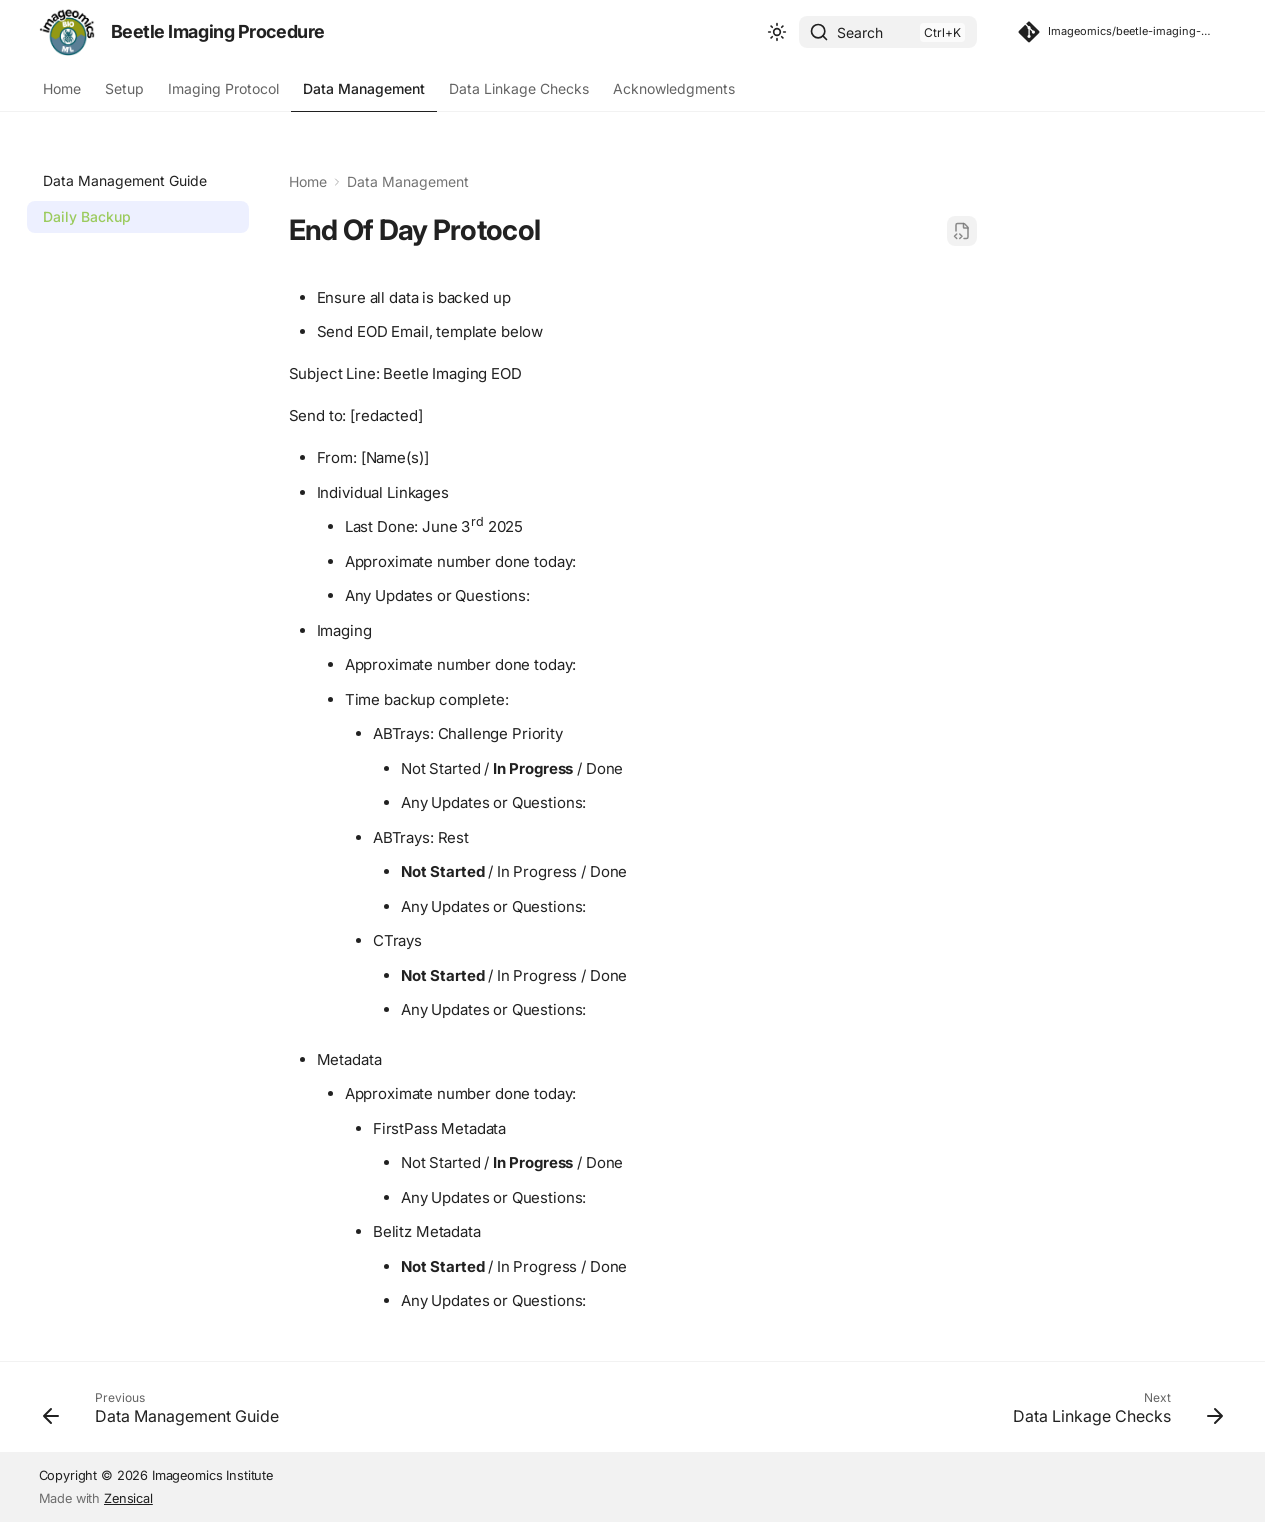
<file: data-management/daily-backup/index.html>
<!doctype html>
<html lang="en" class="no-js">
  <head>
    
      <meta charset="utf-8">
      <meta name="viewport" content="width=device-width,initial-scale=1">
      
        <meta name="description" content="Standard Operating Procedure (SOP) for Imaging Pinned Ground Beetles at the NEON Biorepository.">
      
      
      
        <link rel="canonical" href="https://imageomics.github.io/beetle-imaging-procedure/data-management/daily-backup/">
      
      
      
        <link rel="prev" href="../management-guide/">
      
      
        <link rel="next" href="../../manual-checks/">
      
      
        
      
      
      <link rel="icon" href="../../assets/beetle-pixel.png">
      <meta name="generator" content="zensical-0.1.2">
    
    
      
        <title>Daily Backup - Beetle Imaging Procedure</title>
      
    
    
      
        
      
      <link rel="stylesheet" href="../../assets/stylesheets/modern/main.ebb7f775.min.css">
      
        
          
        
        <link rel="stylesheet" href="../../assets/stylesheets/modern/palette.b60ce83d.min.css">
      
      


    
    
      
    
    
      
        
        
        <link rel="preconnect" href="https://fonts.gstatic.com" crossorigin>
        <link rel="stylesheet" href="https://fonts.googleapis.com/css?family=Inter:300,300i,400,400i,500,500i,700,700i%7CJetBrains+Mono:400,400i,700,700i&amp;display=fallback">
        <style>:root{--md-text-font:"Inter";--md-code-font:"JetBrains Mono"}</style>
      
    
    
      <link rel="stylesheet" href="../../stylesheets/extra.css">
    
    <script>__md_scope=new URL("../..",location),__md_scope.pathname.endsWith("/")||(__md_scope=new URL(__md_scope.pathname+"/",location)),__md_hash=e=>[...e].reduce(((e,t)=>(e<<5)-e+t.charCodeAt(0)),0),__md_get=(e,t=localStorage,_=__md_scope)=>JSON.parse(t.getItem(_.pathname+"."+e)),__md_set=(e,t,_=localStorage,a=__md_scope)=>{try{_.setItem(a.pathname+"."+e,JSON.stringify(t))}catch(e){}},document.documentElement.setAttribute("data-platform",navigator.platform)</script>
    
      

    
    
  </head>
  
  
    
    
      
    
    
    
    
    <body dir="ltr" data-md-color-scheme="default" data-md-color-primary="custom" data-md-color-accent="custom">
  
    
    <input class="md-toggle" data-md-toggle="drawer" type="checkbox" id="__drawer" autocomplete="off">
    <input class="md-toggle" data-md-toggle="search" type="checkbox" id="__search" autocomplete="off">
    <label class="md-overlay" for="__drawer" aria-hidden="true"></label>
    <div data-md-component="skip">
      <a href="#__skip" class="md-skip">
        Skip to content
      </a>
    </div>
    <div data-md-component="announce">
      
    </div>
    
    
      

  

<header class="md-header md-header--shadow md-header--lifted" data-md-component="header">
  <nav class="md-header__inner md-grid" aria-label="Header">
    <a href="../.." title="Beetle Imaging Procedure" class="md-header__button md-logo" aria-label="Beetle Imaging Procedure" data-md-component="logo">
      
  <img src="../../assets/Imageomics_logo_beetle.png" alt="Beetle Imaging Procedure">

    </a>
    <label class="md-header__button md-icon" for="__drawer">
      
      <svg xmlns="http://www.w3.org/2000/svg" fill="none" stroke="currentColor" stroke-linecap="round" stroke-linejoin="round" stroke-width="2" class="lucide lucide-menu" viewBox="0 0 24 24"><path d="M4 5h16M4 12h16M4 19h16"/></svg>
      <span class="md-visually-hidden">Navigation</span>
    </label>
    <div class="md-header__title" data-md-component="header-title">
      <div class="md-header__ellipsis">
        <div class="md-header__topic">
          <span class="md-ellipsis">
            Beetle Imaging Procedure
          </span>
        </div>
        <div class="md-header__topic" data-md-component="header-topic">
          <span class="md-ellipsis">
            
              Daily Backup
            
          </span>
        </div>
      </div>
    </div>
    
      
        <form class="md-header__option" data-md-component="palette">
  
    
    
    
    <input class="md-option" data-md-color-media="none" data-md-color-scheme="default" data-md-color-primary="custom" data-md-color-accent="custom"  aria-label="Switch to dark mode"  type="radio" name="__palette" id="__palette_0">
    
      <label class="md-header__button md-icon" title="Switch to dark mode" for="__palette_1" hidden>
        <svg xmlns="http://www.w3.org/2000/svg" fill="none" stroke="currentColor" stroke-linecap="round" stroke-linejoin="round" stroke-width="2" class="lucide lucide-sun" viewBox="0 0 24 24"><circle cx="12" cy="12" r="4"/><path d="M12 2v2M12 20v2M4.93 4.93l1.41 1.41M17.66 17.66l1.41 1.41M2 12h2M20 12h2M6.34 17.66l-1.41 1.41M19.07 4.93l-1.41 1.41"/></svg>
      </label>
    
  
    
    
    
    <input class="md-option" data-md-color-media="none" data-md-color-scheme="slate" data-md-color-primary="custom" data-md-color-accent="custom"  aria-label="Switch to light mode"  type="radio" name="__palette" id="__palette_1">
    
      <label class="md-header__button md-icon" title="Switch to light mode" for="__palette_0" hidden>
        <svg xmlns="http://www.w3.org/2000/svg" fill="none" stroke="currentColor" stroke-linecap="round" stroke-linejoin="round" stroke-width="2" class="lucide lucide-moon" viewBox="0 0 24 24"><path d="M20.985 12.486a9 9 0 1 1-9.473-9.472c.405-.022.617.46.402.803a6 6 0 0 0 8.268 8.268c.344-.215.825-.004.803.401"/></svg>
      </label>
    
  
</form>
      
    
    
      <script>var palette=__md_get("__palette");if(palette&&palette.color){if("(prefers-color-scheme)"===palette.color.media){var media=matchMedia("(prefers-color-scheme: light)"),input=document.querySelector(media.matches?"[data-md-color-media='(prefers-color-scheme: light)']":"[data-md-color-media='(prefers-color-scheme: dark)']");palette.color.media=input.getAttribute("data-md-color-media"),palette.color.scheme=input.getAttribute("data-md-color-scheme"),palette.color.primary=input.getAttribute("data-md-color-primary"),palette.color.accent=input.getAttribute("data-md-color-accent")}for(var[key,value]of Object.entries(palette.color))document.body.setAttribute("data-md-color-"+key,value)}</script>
    
    
    
      
      
        <label class="md-header__button md-icon" for="__search">
          
          <svg xmlns="http://www.w3.org/2000/svg" fill="none" stroke="currentColor" stroke-linecap="round" stroke-linejoin="round" stroke-width="2" class="lucide lucide-search" viewBox="0 0 24 24"><path d="m21 21-4.34-4.34"/><circle cx="11" cy="11" r="8"/></svg>
          <span class="md-visually-hidden">Search</span>
        </label>
        <div class="md-search" data-md-component="search" role="dialog" aria-label="Search">
  <button type="button" class="md-search__button">
    Search
  </button>
</div>
      
    
    <div class="md-header__source">
      
        <a href="https://github.com/Imageomics/beetle-imaging-procedure" title="Go to repository" class="md-source" data-md-component="source">
  <div class="md-source__icon md-icon">
    
    <svg xmlns="http://www.w3.org/2000/svg" viewBox="0 0 448 512"><!--! Font Awesome Free 7.3.1 by @fontawesome - https://fontawesome.com License - https://fontawesome.com/license/free (Icons: CC BY 4.0, Fonts: SIL OFL 1.1, Code: MIT License) Copyright 2026 Fonticons, Inc.--><path fill="currentColor" d="M439.6 236.1 244 40.5c-5.4-5.5-12.8-8.5-20.4-8.5s-15 3-20.4 8.4L162.5 81l51.5 51.5c27.1-9.1 52.7 16.8 43.4 43.7l49.7 49.7c34.2-11.8 61.2 31 35.5 56.7-26.5 26.5-70.2-2.9-56-37.3L240.3 199v121.9c25.3 12.5 22.3 41.8 9.1 55-6.4 6.4-15.2 10.1-24.3 10.1s-17.8-3.6-24.3-10.1c-17.6-17.6-11.1-46.9 11.2-56v-123c-20.8-8.5-24.6-30.7-18.6-45L142.6 101 8.5 235.1C3 240.6 0 247.9 0 255.5s3 15 8.5 20.4l195.6 195.7c5.4 5.4 12.7 8.4 20.4 8.4s15-3 20.4-8.4l194.7-194.7c5.4-5.4 8.4-12.8 8.4-20.4s-3-15-8.4-20.4"/></svg>
  </div>
  <div class="md-source__repository">
    Imageomics/beetle-imaging-procedure
  </div>
</a>
      
    </div>
  </nav>
  
    
      
<nav class="md-tabs" aria-label="Tabs" data-md-component="tabs">
  <div class="md-grid">
    <ul class="md-tabs__list">
      
        
  
  
  
  
    <li class="md-tabs__item">
      <a href="../.." class="md-tabs__link">
        
  
  Home

      </a>
    </li>
  

      
        
  
  
  
  
    <li class="md-tabs__item">
      <a href="../../setup/" class="md-tabs__link">
        
  
  Setup

      </a>
    </li>
  

      
        
  
  
  
  
    
      
      
        
      
        
      
        
      
        
      
    
    
    
    
      <li class="md-tabs__item">
        <a href="../../imaging-protocol/protocol-overview/" class="md-tabs__link">
          
  
  Imaging Protocol

        </a>
      </li>
    
  

      
        
  
  
  
    
  
  
    
      
      
        
      
        
      
    
    
    
    
      <li class="md-tabs__item md-tabs__item--active">
        <a href="../management-guide/" class="md-tabs__link">
          
  
  Data Management

        </a>
      </li>
    
  

      
        
  
  
  
  
    <li class="md-tabs__item">
      <a href="../../manual-checks/" class="md-tabs__link">
        
  
  Data Linkage Checks

      </a>
    </li>
  

      
        
  
  
  
  
    <li class="md-tabs__item">
      <a href="../../acknowledgments/" class="md-tabs__link">
        
  
  Acknowledgments

      </a>
    </li>
  

      
    </ul>
  </div>
</nav>
    
  
</header>
    
    <div class="md-container" data-md-component="container">
      
      
        
      
      <main class="md-main" data-md-component="main">
        <div class="md-main__inner md-grid">
          
            
              
              <div class="md-sidebar md-sidebar--primary" data-md-component="sidebar" data-md-type="navigation" >
                <div class="md-sidebar__scrollwrap">
                  <div class="md-sidebar__inner">
                    


  


<nav class="md-nav md-nav--primary md-nav--lifted" aria-label="Navigation" data-md-level="0">
  <label class="md-nav__title" for="__drawer">
    <a href="../.." title="Beetle Imaging Procedure" class="md-nav__button md-logo" aria-label="Beetle Imaging Procedure" data-md-component="logo">
      
  <img src="../../assets/Imageomics_logo_beetle.png" alt="Beetle Imaging Procedure">

    </a>
    Beetle Imaging Procedure
  </label>
  
    <div class="md-nav__source">
      <a href="https://github.com/Imageomics/beetle-imaging-procedure" title="Go to repository" class="md-source" data-md-component="source">
  <div class="md-source__icon md-icon">
    
    <svg xmlns="http://www.w3.org/2000/svg" viewBox="0 0 448 512"><!--! Font Awesome Free 7.3.1 by @fontawesome - https://fontawesome.com License - https://fontawesome.com/license/free (Icons: CC BY 4.0, Fonts: SIL OFL 1.1, Code: MIT License) Copyright 2026 Fonticons, Inc.--><path fill="currentColor" d="M439.6 236.1 244 40.5c-5.4-5.5-12.8-8.5-20.4-8.5s-15 3-20.4 8.4L162.5 81l51.5 51.5c27.1-9.1 52.7 16.8 43.4 43.7l49.7 49.7c34.2-11.8 61.2 31 35.5 56.7-26.5 26.5-70.2-2.9-56-37.3L240.3 199v121.9c25.3 12.5 22.3 41.8 9.1 55-6.4 6.4-15.2 10.1-24.3 10.1s-17.8-3.6-24.3-10.1c-17.6-17.6-11.1-46.9 11.2-56v-123c-20.8-8.5-24.6-30.7-18.6-45L142.6 101 8.5 235.1C3 240.6 0 247.9 0 255.5s3 15 8.5 20.4l195.6 195.7c5.4 5.4 12.7 8.4 20.4 8.4s15-3 20.4-8.4l194.7-194.7c5.4-5.4 8.4-12.8 8.4-20.4s-3-15-8.4-20.4"/></svg>
  </div>
  <div class="md-source__repository">
    Imageomics/beetle-imaging-procedure
  </div>
</a>
    </div>
  
  <ul class="md-nav__list" data-md-scrollfix>
    
      
      
  
  
  
  
    <li class="md-nav__item">
      <a href="../.." class="md-nav__link">
        
  
  
  <span class="md-ellipsis">
    
  
  Home

    
  </span>
  
  

      </a>
    </li>
  

    
      
      
  
  
  
  
    <li class="md-nav__item">
      <a href="../../setup/" class="md-nav__link">
        
  
  
  <span class="md-ellipsis">
    
  
  Setup

    
  </span>
  
  

      </a>
    </li>
  

    
      
      
  
  
  
  
    
    
      
        
      
        
      
        
      
        
      
    
    
    
      
      
        
      
    
    
    <li class="md-nav__item md-nav__item--nested">
      
        
        
        <input class="md-nav__toggle md-toggle " type="checkbox" id="__nav_3" >
        
          
          <label class="md-nav__link" for="__nav_3" id="__nav_3_label" tabindex="0">
            
  
  
  <span class="md-ellipsis">
    
  
  Imaging Protocol

    
  </span>
  
  

            <span class="md-nav__icon md-icon"></span>
          </label>
        
        
          <nav class="md-nav" data-md-level="1" aria-labelledby="__nav_3_label" aria-expanded="false">
            <label class="md-nav__title" for="__nav_3">
              <span class="md-nav__icon md-icon"></span>
              
  
  Imaging Protocol

            </label>
            <ul class="md-nav__list" data-md-scrollfix>
              
                
                  
  
  
  
  
    <li class="md-nav__item">
      <a href="../../imaging-protocol/protocol-overview/" class="md-nav__link">
        
  
  
  <span class="md-ellipsis">
    
  
  Imaging Protocol Overview

    
  </span>
  
  

      </a>
    </li>
  

                
              
                
                  
  
  
  
  
    <li class="md-nav__item">
      <a href="../../imaging-protocol/A-B-trays/" class="md-nav__link">
        
  
  
  <span class="md-ellipsis">
    
  
  A & B Trays

    
  </span>
  
  

      </a>
    </li>
  

                
              
                
                  
  
  
  
  
    <li class="md-nav__item">
      <a href="../../imaging-protocol/C-trays/" class="md-nav__link">
        
  
  
  <span class="md-ellipsis">
    
  
  C Trays

    
  </span>
  
  

      </a>
    </li>
  

                
              
                
                  
  
  
  
  
    <li class="md-nav__item">
      <a href="../../imaging-protocol/small-beetle-protocol/" class="md-nav__link">
        
  
  
  <span class="md-ellipsis">
    
  
  Small Beetle Protocol

    
  </span>
  
  

      </a>
    </li>
  

                
              
            </ul>
          </nav>
        
      
    </li>
  

    
      
      
  
  
    
  
  
  
    
    
      
        
      
        
      
    
    
    
      
        
        
      
      
        
      
    
    
    <li class="md-nav__item md-nav__item--active md-nav__item--section md-nav__item--nested">
      
        
        
        <input class="md-nav__toggle md-toggle " type="checkbox" id="__nav_4" checked>
        
          
          <label class="md-nav__link" for="__nav_4" id="__nav_4_label" tabindex="">
            
  
  
  <span class="md-ellipsis">
    
  
  Data Management

    
  </span>
  
  

            <span class="md-nav__icon md-icon"></span>
          </label>
        
        
          <nav class="md-nav" data-md-level="1" aria-labelledby="__nav_4_label" aria-expanded="true">
            <label class="md-nav__title" for="__nav_4">
              <span class="md-nav__icon md-icon"></span>
              
  
  Data Management

            </label>
            <ul class="md-nav__list" data-md-scrollfix>
              
                
                  
  
  
  
  
    <li class="md-nav__item">
      <a href="../management-guide/" class="md-nav__link">
        
  
  
  <span class="md-ellipsis">
    
  
  Data Management Guide

    
  </span>
  
  

      </a>
    </li>
  

                
              
                
                  
  
  
    
  
  
  
    <li class="md-nav__item md-nav__item--active">
      
      
      
      
        
      
      
      <a href="././" class="md-nav__link md-nav__link--active">
        
  
  
  <span class="md-ellipsis">
    
  
  Daily Backup

    
  </span>
  
  

      </a>
      
    </li>
  

                
              
            </ul>
          </nav>
        
      
    </li>
  

    
      
      
  
  
  
  
    <li class="md-nav__item">
      <a href="../../manual-checks/" class="md-nav__link">
        
  
  
  <span class="md-ellipsis">
    
  
  Data Linkage Checks

    
  </span>
  
  

      </a>
    </li>
  

    
      
      
  
  
  
  
    <li class="md-nav__item">
      <a href="../../acknowledgments/" class="md-nav__link">
        
  
  
  <span class="md-ellipsis">
    
  
  Acknowledgments

    
  </span>
  
  

      </a>
    </li>
  

    
  </ul>
</nav>
                  </div>
                </div>
              </div>
            
            
              
              <div class="md-sidebar md-sidebar--secondary" data-md-component="sidebar" data-md-type="toc" >
                <div class="md-sidebar__scrollwrap">
                  
                    
                    
                    
                      
                    
                    
                  
                  <div class="md-sidebar__inner">
                    


<nav class="md-nav md-nav--secondary" aria-label="On this page">
  
  
  
    
  
  
</nav>
                  </div>
                </div>
              </div>
            
          
          
            <div class="md-content" data-md-component="content">
              
                



  


  <nav class="md-path" aria-label="Navigation" >
    <ol class="md-path__list">
      
        
  
  
    <li class="md-path__item">
      <a href="../.." class="md-path__link">
        
  
  <span class="md-ellipsis">
    Home
  </span>

      </a>
    </li>
  

      
      
        
  
  
    
    
      
        
      
        
      
    
    
    
    
      <li class="md-path__item">
        <a href="../management-guide/" class="md-path__link">
          
  
  <span class="md-ellipsis">
    Data Management
  </span>

        </a>
      </li>
    
  

      
    </ol>
  </nav>

              
              <article class="md-content__inner md-typeset">
                <a id="__skip" tabindex="-1"></a>
                
                  

  
  
    
      
    
    <a href="https://github.com/Imageomics/beetle-imaging-procedure/raw/master/docs/data-management/daily-backup.md" title="View source of this page" class="md-content__button md-icon">
      
      <svg xmlns="http://www.w3.org/2000/svg" fill="none" stroke="currentColor" stroke-linecap="round" stroke-linejoin="round" stroke-width="2" class="lucide lucide-file-code-2" viewBox="0 0 24 24"><path d="M4 12.15V4a2 2 0 0 1 2-2h8a2.4 2.4 0 0 1 1.706.706l3.588 3.588A2.4 2.4 0 0 1 20 8v12a2 2 0 0 1-2 2h-3.35"/><path d="M14 2v5a1 1 0 0 0 1 1h5M5 16l-3 3 3 3M9 22l3-3-3-3"/></svg>
    </a>
  


<h1 id="end-of-day-protocol">End Of Day Protocol<a class="headerlink" href="#end-of-day-protocol" title="Permanent link">&para;</a></h1>
<ul>
<li>Ensure all data is backed up  </li>
<li>Send EOD Email, template below</li>
</ul>
<p>Subject Line: Beetle Imaging EOD</p>
<p>Send to: [redacted]</p>
<ul>
<li>From: [Name(s)]  </li>
<li>Individual Linkages  <ul>
<li>Last Done: June 3<sup>rd</sup> 2025  </li>
<li>Approximate number done today:  </li>
<li>Any Updates or Questions:  </li>
</ul>
</li>
<li>Imaging  <ul>
<li>Approximate number done today:  </li>
<li>Time backup complete:  <ul>
<li>ABTrays: Challenge Priority  <ul>
<li>Not Started / <strong>In Progress</strong>  / Done  </li>
<li>Any Updates or Questions:  </li>
</ul>
</li>
<li>ABTrays: Rest  <ul>
<li><strong>Not Started</strong> / In Progress  / Done  </li>
<li>Any Updates or Questions:  </li>
</ul>
</li>
<li>CTrays  <ul>
<li><strong>Not Started</strong> / In Progress  / Done  </li>
<li>Any Updates or Questions:  </li>
</ul>
</li>
</ul>
</li>
</ul>
</li>
<li>Metadata  <ul>
<li>Approximate number done today:  <ul>
<li>FirstPass Metadata  <ul>
<li>Not Started / <strong>In Progress</strong>  / Done  </li>
<li>Any Updates or Questions:  </li>
</ul>
</li>
<li>Belitz Metadata  <ul>
<li><strong>Not Started</strong> / In Progress  / Done  </li>
<li>Any Updates or Questions:</li>
</ul>
</li>
</ul>
</li>
</ul>
</li>
</ul>














                
              </article>
            </div>
          
          
  <script>var tabs=__md_get("__tabs");if(Array.isArray(tabs))e:for(var set of document.querySelectorAll(".tabbed-set")){var labels=set.querySelector(".tabbed-labels");for(var tab of tabs)for(var label of labels.getElementsByTagName("label"))if(label.innerText.trim()===tab){var input=document.getElementById(label.htmlFor);input.checked=!0;continue e}}</script>

<script>var target=document.getElementById(location.hash.slice(1));target&&target.name&&(target.checked=target.name.startsWith("__tabbed_"))</script>
        </div>
        
          <button type="button" class="md-top md-icon" data-md-component="top" hidden>
  
  <svg xmlns="http://www.w3.org/2000/svg" fill="none" stroke="currentColor" stroke-linecap="round" stroke-linejoin="round" stroke-width="2" class="lucide lucide-circle-arrow-up" viewBox="0 0 24 24"><circle cx="12" cy="12" r="10"/><path d="m16 12-4-4-4 4M12 16V8"/></svg>
  Back to top
</button>
        
      </main>
      
        <footer class="md-footer">
  
    
      
      <nav class="md-footer__inner md-grid" aria-label="Footer" >
        
          
          <a href="../management-guide/" class="md-footer__link md-footer__link--prev" aria-label="Previous: Data Management Guide">
            <div class="md-footer__button md-icon">
              
              <svg xmlns="http://www.w3.org/2000/svg" fill="none" stroke="currentColor" stroke-linecap="round" stroke-linejoin="round" stroke-width="2" class="lucide lucide-arrow-left" viewBox="0 0 24 24"><path d="m12 19-7-7 7-7M19 12H5"/></svg>
            </div>
            <div class="md-footer__title">
              <span class="md-footer__direction">
                Previous
              </span>
              <div class="md-ellipsis">
                Data Management Guide
              </div>
            </div>
          </a>
        
        
          
          <a href="../../manual-checks/" class="md-footer__link md-footer__link--next" aria-label="Next: Data Linkage Checks">
            <div class="md-footer__title">
              <span class="md-footer__direction">
                Next
              </span>
              <div class="md-ellipsis">
                Data Linkage Checks
              </div>
            </div>
            <div class="md-footer__button md-icon">
              
              <svg xmlns="http://www.w3.org/2000/svg" fill="none" stroke="currentColor" stroke-linecap="round" stroke-linejoin="round" stroke-width="2" class="lucide lucide-arrow-right" viewBox="0 0 24 24"><path d="M5 12h14M12 5l7 7-7 7"/></svg>
            </div>
          </a>
        
      </nav>
    
  
  <div class="md-footer-meta md-typeset">
    <div class="md-footer-meta__inner md-grid">
      <div class="md-copyright">
  
    <div class="md-copyright__highlight">
      Copyright &copy; 2026 Imageomics Institute
    </div>
  
  
    Made with
    <a href="https://zensical.org/" target="_blank" rel="noopener">
      Zensical
    </a>
  
</div>
      
    </div>
  </div>
</footer>
      
    </div>
    <div class="md-dialog" data-md-component="dialog" role="status" aria-atomic="true">
      <div class="md-dialog__inner md-typeset"></div>
    </div>
    
    
    
      
      
      
      
        
        
      <script id="__config" type="application/json">{"annotate":null,"base":"../..","features":["content.action.view","content.code.annotate","content.code.copy","content.footnote.tooltips","content.tabs.link","content.tooltips","navigation.footer","navigation.indexes","navigation.instant","navigation.instant.prefetch","navigation.path","navigation.sections","navigation.tabs","navigation.tabs.sticky","navigation.top","navigation.tracking","search.highlight"],"redirect":null,"search":"../../assets/javascripts/workers/search.719e0d91.min.js","tags":null,"translations":{"clipboard.copied":"Copied to clipboard","clipboard.copy":"Copy to clipboard","clipboard.error":"Could not copy to clipboard","search.result.more.one":"1 more on this page","search.result.more.other":"# more on this page","search.result.none":"No matching documents","search.result.one":"1 matching document","search.result.other":"# matching documents","search.result.placeholder":"Type to start searching","search.result.term.missing":"Missing","select.version":"Select version"},"version":null}</script>
    
    
      <script src="../../assets/javascripts/bundle.3cb411a8.min.js"></script>
      
    
  </body>
</html>
</file>
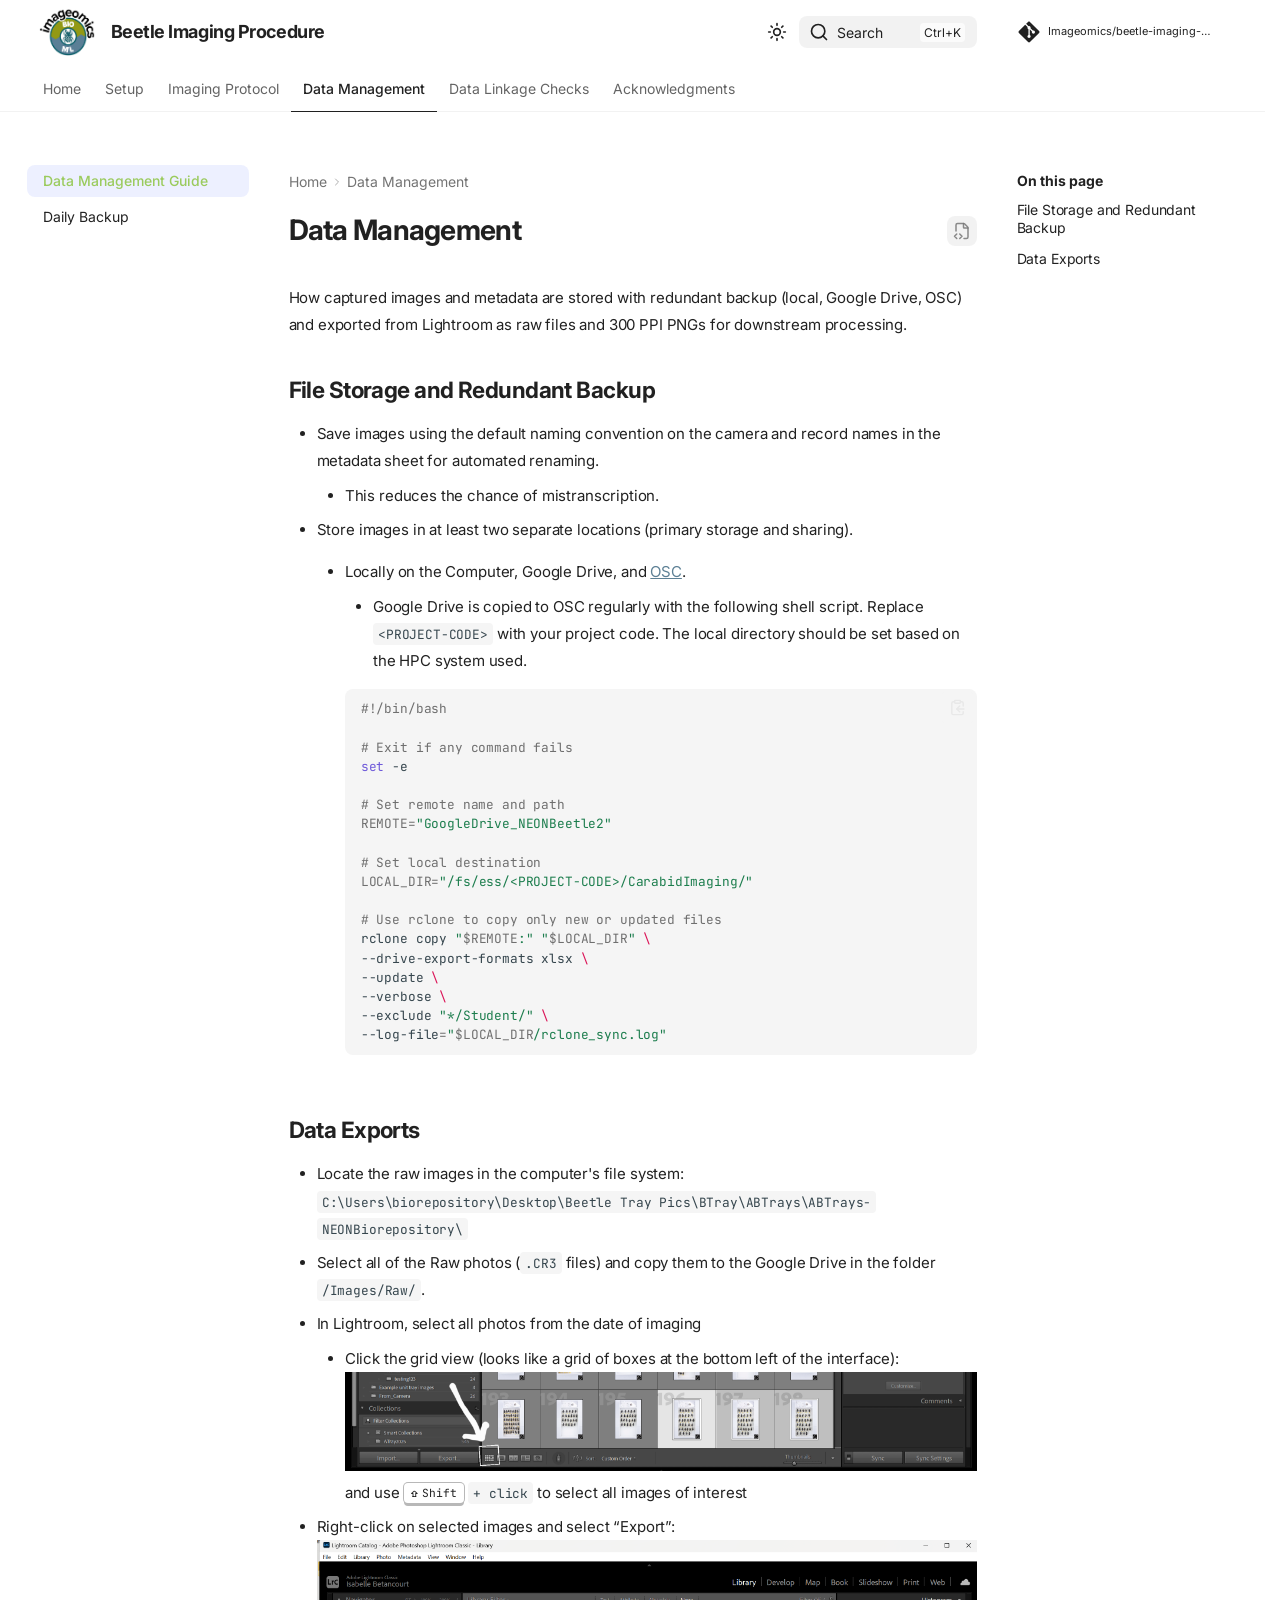
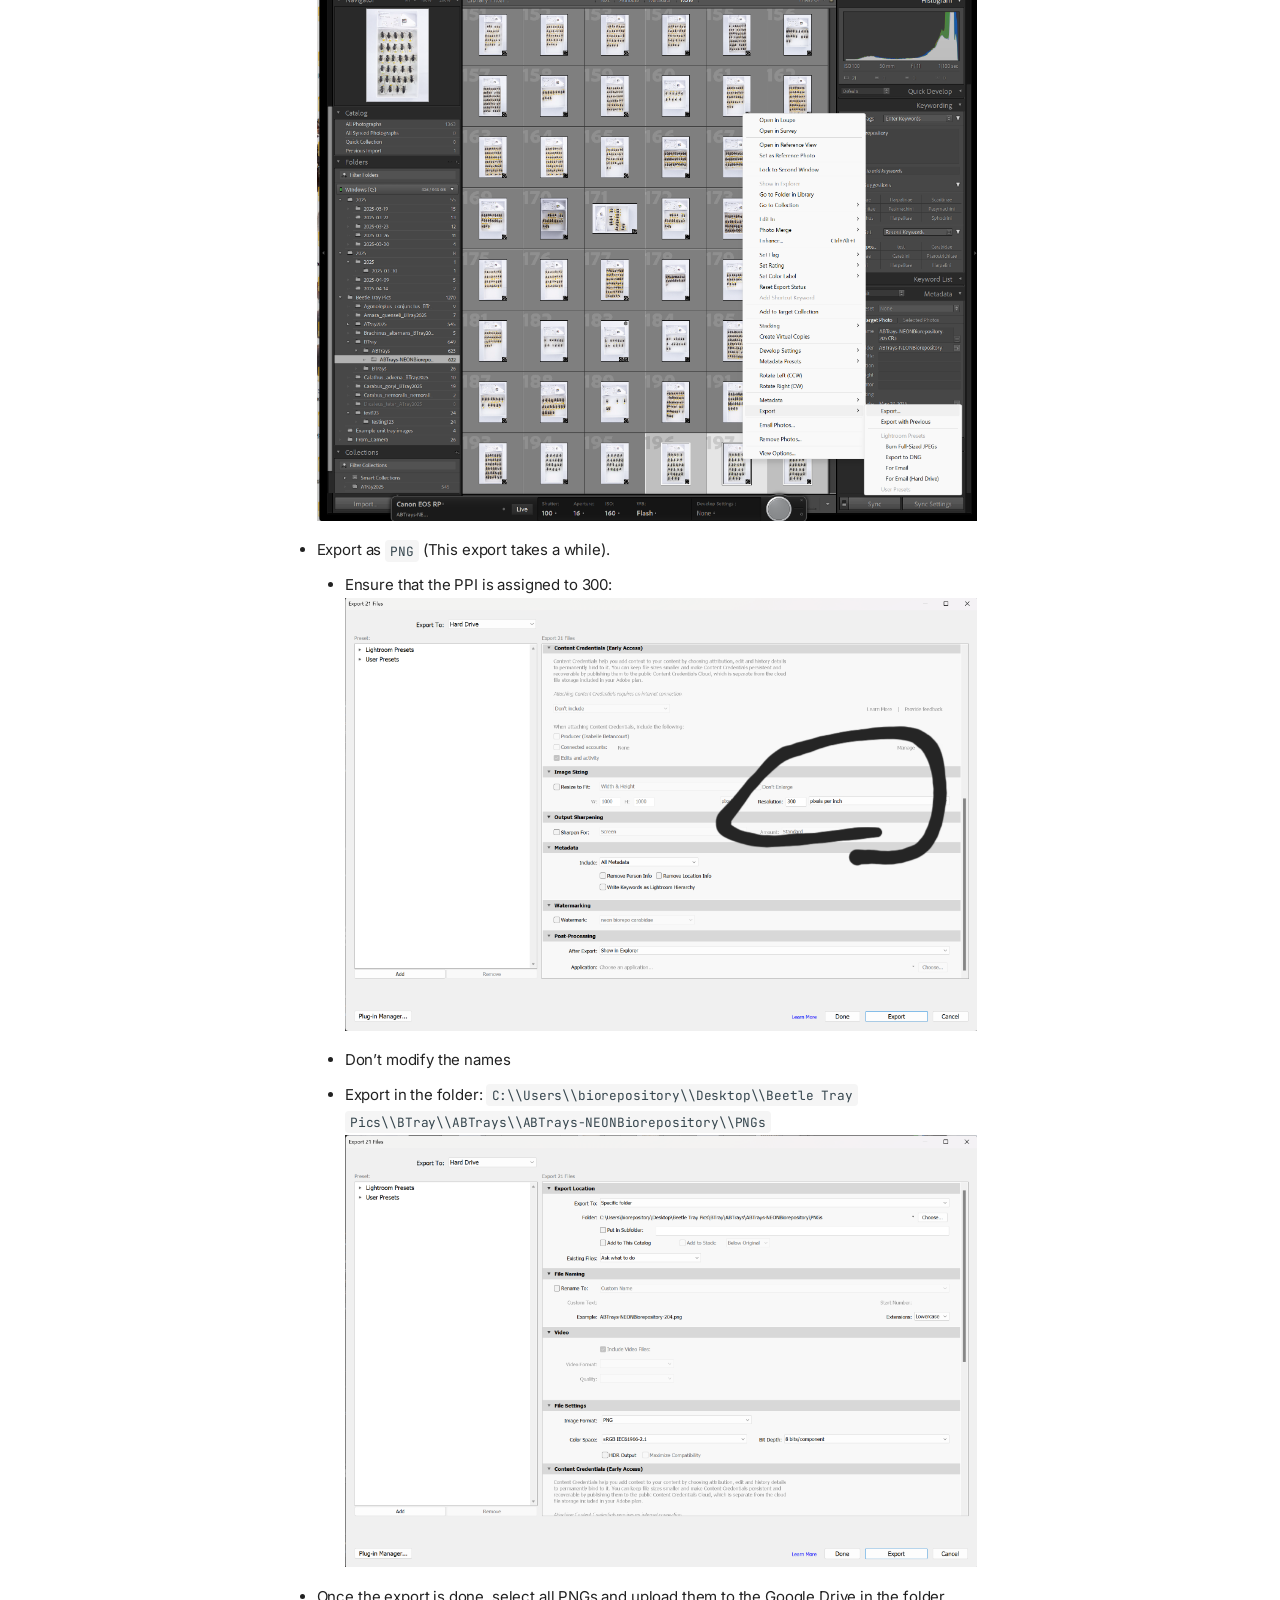
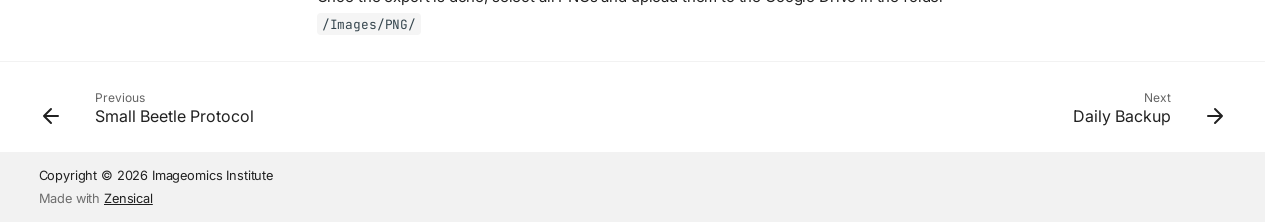
<file: data-management/management-guide/index.html>
<!doctype html>
<html lang="en" class="no-js">
  <head>
    
      <meta charset="utf-8">
      <meta name="viewport" content="width=device-width,initial-scale=1">
      
        <meta name="description" content="Standard Operating Procedure (SOP) for Imaging Pinned Ground Beetles at the NEON Biorepository.">
      
      
      
        <link rel="canonical" href="https://imageomics.github.io/beetle-imaging-procedure/data-management/management-guide/">
      
      
      
        <link rel="prev" href="../../imaging-protocol/small-beetle-protocol/">
      
      
        <link rel="next" href="../daily-backup/">
      
      
        
      
      
      <link rel="icon" href="../../assets/beetle-pixel.png">
      <meta name="generator" content="zensical-0.1.2">
    
    
      
        <title>Data Management Guide - Beetle Imaging Procedure</title>
      
    
    
      
        
      
      <link rel="stylesheet" href="../../assets/stylesheets/modern/main.ebb7f775.min.css">
      
        
          
        
        <link rel="stylesheet" href="../../assets/stylesheets/modern/palette.b60ce83d.min.css">
      
      


    
    
      
    
    
      
        
        
        <link rel="preconnect" href="https://fonts.gstatic.com" crossorigin>
        <link rel="stylesheet" href="https://fonts.googleapis.com/css?family=Inter:300,300i,400,400i,500,500i,700,700i%7CJetBrains+Mono:400,400i,700,700i&amp;display=fallback">
        <style>:root{--md-text-font:"Inter";--md-code-font:"JetBrains Mono"}</style>
      
    
    
      <link rel="stylesheet" href="../../stylesheets/extra.css">
    
    <script>__md_scope=new URL("../..",location),__md_scope.pathname.endsWith("/")||(__md_scope=new URL(__md_scope.pathname+"/",location)),__md_hash=e=>[...e].reduce(((e,t)=>(e<<5)-e+t.charCodeAt(0)),0),__md_get=(e,t=localStorage,_=__md_scope)=>JSON.parse(t.getItem(_.pathname+"."+e)),__md_set=(e,t,_=localStorage,a=__md_scope)=>{try{_.setItem(a.pathname+"."+e,JSON.stringify(t))}catch(e){}},document.documentElement.setAttribute("data-platform",navigator.platform)</script>
    
      

    
    
  </head>
  
  
    
    
      
    
    
    
    
    <body dir="ltr" data-md-color-scheme="default" data-md-color-primary="custom" data-md-color-accent="custom">
  
    
    <input class="md-toggle" data-md-toggle="drawer" type="checkbox" id="__drawer" autocomplete="off">
    <input class="md-toggle" data-md-toggle="search" type="checkbox" id="__search" autocomplete="off">
    <label class="md-overlay" for="__drawer" aria-hidden="true"></label>
    <div data-md-component="skip">
      <a href="#__skip" class="md-skip">
        Skip to content
      </a>
    </div>
    <div data-md-component="announce">
      
    </div>
    
    
      

  

<header class="md-header md-header--shadow md-header--lifted" data-md-component="header">
  <nav class="md-header__inner md-grid" aria-label="Header">
    <a href="../.." title="Beetle Imaging Procedure" class="md-header__button md-logo" aria-label="Beetle Imaging Procedure" data-md-component="logo">
      
  <img src="../../assets/Imageomics_logo_beetle.png" alt="Beetle Imaging Procedure">

    </a>
    <label class="md-header__button md-icon" for="__drawer">
      
      <svg xmlns="http://www.w3.org/2000/svg" fill="none" stroke="currentColor" stroke-linecap="round" stroke-linejoin="round" stroke-width="2" class="lucide lucide-menu" viewBox="0 0 24 24"><path d="M4 5h16M4 12h16M4 19h16"/></svg>
      <span class="md-visually-hidden">Navigation</span>
    </label>
    <div class="md-header__title" data-md-component="header-title">
      <div class="md-header__ellipsis">
        <div class="md-header__topic">
          <span class="md-ellipsis">
            Beetle Imaging Procedure
          </span>
        </div>
        <div class="md-header__topic" data-md-component="header-topic">
          <span class="md-ellipsis">
            
              Data Management Guide
            
          </span>
        </div>
      </div>
    </div>
    
      
        <form class="md-header__option" data-md-component="palette">
  
    
    
    
    <input class="md-option" data-md-color-media="none" data-md-color-scheme="default" data-md-color-primary="custom" data-md-color-accent="custom"  aria-label="Switch to dark mode"  type="radio" name="__palette" id="__palette_0">
    
      <label class="md-header__button md-icon" title="Switch to dark mode" for="__palette_1" hidden>
        <svg xmlns="http://www.w3.org/2000/svg" fill="none" stroke="currentColor" stroke-linecap="round" stroke-linejoin="round" stroke-width="2" class="lucide lucide-sun" viewBox="0 0 24 24"><circle cx="12" cy="12" r="4"/><path d="M12 2v2M12 20v2M4.93 4.93l1.41 1.41M17.66 17.66l1.41 1.41M2 12h2M20 12h2M6.34 17.66l-1.41 1.41M19.07 4.93l-1.41 1.41"/></svg>
      </label>
    
  
    
    
    
    <input class="md-option" data-md-color-media="none" data-md-color-scheme="slate" data-md-color-primary="custom" data-md-color-accent="custom"  aria-label="Switch to light mode"  type="radio" name="__palette" id="__palette_1">
    
      <label class="md-header__button md-icon" title="Switch to light mode" for="__palette_0" hidden>
        <svg xmlns="http://www.w3.org/2000/svg" fill="none" stroke="currentColor" stroke-linecap="round" stroke-linejoin="round" stroke-width="2" class="lucide lucide-moon" viewBox="0 0 24 24"><path d="M20.985 12.486a9 9 0 1 1-9.473-9.472c.405-.022.617.46.402.803a6 6 0 0 0 8.268 8.268c.344-.215.825-.004.803.401"/></svg>
      </label>
    
  
</form>
      
    
    
      <script>var palette=__md_get("__palette");if(palette&&palette.color){if("(prefers-color-scheme)"===palette.color.media){var media=matchMedia("(prefers-color-scheme: light)"),input=document.querySelector(media.matches?"[data-md-color-media='(prefers-color-scheme: light)']":"[data-md-color-media='(prefers-color-scheme: dark)']");palette.color.media=input.getAttribute("data-md-color-media"),palette.color.scheme=input.getAttribute("data-md-color-scheme"),palette.color.primary=input.getAttribute("data-md-color-primary"),palette.color.accent=input.getAttribute("data-md-color-accent")}for(var[key,value]of Object.entries(palette.color))document.body.setAttribute("data-md-color-"+key,value)}</script>
    
    
    
      
      
        <label class="md-header__button md-icon" for="__search">
          
          <svg xmlns="http://www.w3.org/2000/svg" fill="none" stroke="currentColor" stroke-linecap="round" stroke-linejoin="round" stroke-width="2" class="lucide lucide-search" viewBox="0 0 24 24"><path d="m21 21-4.34-4.34"/><circle cx="11" cy="11" r="8"/></svg>
          <span class="md-visually-hidden">Search</span>
        </label>
        <div class="md-search" data-md-component="search" role="dialog" aria-label="Search">
  <button type="button" class="md-search__button">
    Search
  </button>
</div>
      
    
    <div class="md-header__source">
      
        <a href="https://github.com/Imageomics/beetle-imaging-procedure" title="Go to repository" class="md-source" data-md-component="source">
  <div class="md-source__icon md-icon">
    
    <svg xmlns="http://www.w3.org/2000/svg" viewBox="0 0 448 512"><!--! Font Awesome Free 7.3.1 by @fontawesome - https://fontawesome.com License - https://fontawesome.com/license/free (Icons: CC BY 4.0, Fonts: SIL OFL 1.1, Code: MIT License) Copyright 2026 Fonticons, Inc.--><path fill="currentColor" d="M439.6 236.1 244 40.5c-5.4-5.5-12.8-8.5-20.4-8.5s-15 3-20.4 8.4L162.5 81l51.5 51.5c27.1-9.1 52.7 16.8 43.4 43.7l49.7 49.7c34.2-11.8 61.2 31 35.5 56.7-26.5 26.5-70.2-2.9-56-37.3L240.3 199v121.9c25.3 12.5 22.3 41.8 9.1 55-6.4 6.4-15.2 10.1-24.3 10.1s-17.8-3.6-24.3-10.1c-17.6-17.6-11.1-46.9 11.2-56v-123c-20.8-8.5-24.6-30.7-18.6-45L142.6 101 8.5 235.1C3 240.6 0 247.9 0 255.5s3 15 8.5 20.4l195.6 195.7c5.4 5.4 12.7 8.4 20.4 8.4s15-3 20.4-8.4l194.7-194.7c5.4-5.4 8.4-12.8 8.4-20.4s-3-15-8.4-20.4"/></svg>
  </div>
  <div class="md-source__repository">
    Imageomics/beetle-imaging-procedure
  </div>
</a>
      
    </div>
  </nav>
  
    
      
<nav class="md-tabs" aria-label="Tabs" data-md-component="tabs">
  <div class="md-grid">
    <ul class="md-tabs__list">
      
        
  
  
  
  
    <li class="md-tabs__item">
      <a href="../.." class="md-tabs__link">
        
  
  Home

      </a>
    </li>
  

      
        
  
  
  
  
    <li class="md-tabs__item">
      <a href="../../setup/" class="md-tabs__link">
        
  
  Setup

      </a>
    </li>
  

      
        
  
  
  
  
    
      
      
        
      
        
      
        
      
        
      
    
    
    
    
      <li class="md-tabs__item">
        <a href="../../imaging-protocol/protocol-overview/" class="md-tabs__link">
          
  
  Imaging Protocol

        </a>
      </li>
    
  

      
        
  
  
  
    
  
  
    
      
      
        
      
        
      
    
    
    
    
      <li class="md-tabs__item md-tabs__item--active">
        <a href="././" class="md-tabs__link">
          
  
  Data Management

        </a>
      </li>
    
  

      
        
  
  
  
  
    <li class="md-tabs__item">
      <a href="../../manual-checks/" class="md-tabs__link">
        
  
  Data Linkage Checks

      </a>
    </li>
  

      
        
  
  
  
  
    <li class="md-tabs__item">
      <a href="../../acknowledgments/" class="md-tabs__link">
        
  
  Acknowledgments

      </a>
    </li>
  

      
    </ul>
  </div>
</nav>
    
  
</header>
    
    <div class="md-container" data-md-component="container">
      
      
        
      
      <main class="md-main" data-md-component="main">
        <div class="md-main__inner md-grid">
          
            
              
              <div class="md-sidebar md-sidebar--primary" data-md-component="sidebar" data-md-type="navigation" >
                <div class="md-sidebar__scrollwrap">
                  <div class="md-sidebar__inner">
                    


  


<nav class="md-nav md-nav--primary md-nav--lifted" aria-label="Navigation" data-md-level="0">
  <label class="md-nav__title" for="__drawer">
    <a href="../.." title="Beetle Imaging Procedure" class="md-nav__button md-logo" aria-label="Beetle Imaging Procedure" data-md-component="logo">
      
  <img src="../../assets/Imageomics_logo_beetle.png" alt="Beetle Imaging Procedure">

    </a>
    Beetle Imaging Procedure
  </label>
  
    <div class="md-nav__source">
      <a href="https://github.com/Imageomics/beetle-imaging-procedure" title="Go to repository" class="md-source" data-md-component="source">
  <div class="md-source__icon md-icon">
    
    <svg xmlns="http://www.w3.org/2000/svg" viewBox="0 0 448 512"><!--! Font Awesome Free 7.3.1 by @fontawesome - https://fontawesome.com License - https://fontawesome.com/license/free (Icons: CC BY 4.0, Fonts: SIL OFL 1.1, Code: MIT License) Copyright 2026 Fonticons, Inc.--><path fill="currentColor" d="M439.6 236.1 244 40.5c-5.4-5.5-12.8-8.5-20.4-8.5s-15 3-20.4 8.4L162.5 81l51.5 51.5c27.1-9.1 52.7 16.8 43.4 43.7l49.7 49.7c34.2-11.8 61.2 31 35.5 56.7-26.5 26.5-70.2-2.9-56-37.3L240.3 199v121.9c25.3 12.5 22.3 41.8 9.1 55-6.4 6.4-15.2 10.1-24.3 10.1s-17.8-3.6-24.3-10.1c-17.6-17.6-11.1-46.9 11.2-56v-123c-20.8-8.5-24.6-30.7-18.6-45L142.6 101 8.5 235.1C3 240.6 0 247.9 0 255.5s3 15 8.5 20.4l195.6 195.7c5.4 5.4 12.7 8.4 20.4 8.4s15-3 20.4-8.4l194.7-194.7c5.4-5.4 8.4-12.8 8.4-20.4s-3-15-8.4-20.4"/></svg>
  </div>
  <div class="md-source__repository">
    Imageomics/beetle-imaging-procedure
  </div>
</a>
    </div>
  
  <ul class="md-nav__list" data-md-scrollfix>
    
      
      
  
  
  
  
    <li class="md-nav__item">
      <a href="../.." class="md-nav__link">
        
  
  
  <span class="md-ellipsis">
    
  
  Home

    
  </span>
  
  

      </a>
    </li>
  

    
      
      
  
  
  
  
    <li class="md-nav__item">
      <a href="../../setup/" class="md-nav__link">
        
  
  
  <span class="md-ellipsis">
    
  
  Setup

    
  </span>
  
  

      </a>
    </li>
  

    
      
      
  
  
  
  
    
    
      
        
      
        
      
        
      
        
      
    
    
    
      
      
        
      
    
    
    <li class="md-nav__item md-nav__item--nested">
      
        
        
        <input class="md-nav__toggle md-toggle " type="checkbox" id="__nav_3" >
        
          
          <label class="md-nav__link" for="__nav_3" id="__nav_3_label" tabindex="0">
            
  
  
  <span class="md-ellipsis">
    
  
  Imaging Protocol

    
  </span>
  
  

            <span class="md-nav__icon md-icon"></span>
          </label>
        
        
          <nav class="md-nav" data-md-level="1" aria-labelledby="__nav_3_label" aria-expanded="false">
            <label class="md-nav__title" for="__nav_3">
              <span class="md-nav__icon md-icon"></span>
              
  
  Imaging Protocol

            </label>
            <ul class="md-nav__list" data-md-scrollfix>
              
                
                  
  
  
  
  
    <li class="md-nav__item">
      <a href="../../imaging-protocol/protocol-overview/" class="md-nav__link">
        
  
  
  <span class="md-ellipsis">
    
  
  Imaging Protocol Overview

    
  </span>
  
  

      </a>
    </li>
  

                
              
                
                  
  
  
  
  
    <li class="md-nav__item">
      <a href="../../imaging-protocol/A-B-trays/" class="md-nav__link">
        
  
  
  <span class="md-ellipsis">
    
  
  A & B Trays

    
  </span>
  
  

      </a>
    </li>
  

                
              
                
                  
  
  
  
  
    <li class="md-nav__item">
      <a href="../../imaging-protocol/C-trays/" class="md-nav__link">
        
  
  
  <span class="md-ellipsis">
    
  
  C Trays

    
  </span>
  
  

      </a>
    </li>
  

                
              
                
                  
  
  
  
  
    <li class="md-nav__item">
      <a href="../../imaging-protocol/small-beetle-protocol/" class="md-nav__link">
        
  
  
  <span class="md-ellipsis">
    
  
  Small Beetle Protocol

    
  </span>
  
  

      </a>
    </li>
  

                
              
            </ul>
          </nav>
        
      
    </li>
  

    
      
      
  
  
    
  
  
  
    
    
      
        
      
        
      
    
    
    
      
        
        
      
      
        
      
    
    
    <li class="md-nav__item md-nav__item--active md-nav__item--section md-nav__item--nested">
      
        
        
        <input class="md-nav__toggle md-toggle " type="checkbox" id="__nav_4" checked>
        
          
          <label class="md-nav__link" for="__nav_4" id="__nav_4_label" tabindex="">
            
  
  
  <span class="md-ellipsis">
    
  
  Data Management

    
  </span>
  
  

            <span class="md-nav__icon md-icon"></span>
          </label>
        
        
          <nav class="md-nav" data-md-level="1" aria-labelledby="__nav_4_label" aria-expanded="true">
            <label class="md-nav__title" for="__nav_4">
              <span class="md-nav__icon md-icon"></span>
              
  
  Data Management

            </label>
            <ul class="md-nav__list" data-md-scrollfix>
              
                
                  
  
  
    
  
  
  
    <li class="md-nav__item md-nav__item--active">
      
      
      
      
        
      
      
        <label class="md-nav__link md-nav__link--active" for="__toc">
          
  
  
  <span class="md-ellipsis">
    
  
  Data Management Guide

    
  </span>
  
  

          <span class="md-nav__icon md-icon"></span>
        </label>
      
      <a href="././" class="md-nav__link md-nav__link--active">
        
  
  
  <span class="md-ellipsis">
    
  
  Data Management Guide

    
  </span>
  
  

      </a>
      
        


<nav class="md-nav md-nav--secondary" aria-label="On this page">
  
  
  
    
  
  
    <label class="md-nav__title" for="__toc">
      <span class="md-nav__icon md-icon"></span>
      On this page
    </label>
    <ul class="md-nav__list" data-md-component="toc" data-md-scrollfix>
      
        <li class="md-nav__item">
  <a href="#file-storage-and-redundant-backup" class="md-nav__link">
    <span class="md-ellipsis">
      <span class="md-typeset">
        File Storage and Redundant Backup
      </span>
    </span>
  </a>
  
</li>
      
        <li class="md-nav__item">
  <a href="#data-exports" class="md-nav__link">
    <span class="md-ellipsis">
      <span class="md-typeset">
        Data Exports
      </span>
    </span>
  </a>
  
</li>
      
    </ul>
  
</nav>
      
    </li>
  

                
              
                
                  
  
  
  
  
    <li class="md-nav__item">
      <a href="../daily-backup/" class="md-nav__link">
        
  
  
  <span class="md-ellipsis">
    
  
  Daily Backup

    
  </span>
  
  

      </a>
    </li>
  

                
              
            </ul>
          </nav>
        
      
    </li>
  

    
      
      
  
  
  
  
    <li class="md-nav__item">
      <a href="../../manual-checks/" class="md-nav__link">
        
  
  
  <span class="md-ellipsis">
    
  
  Data Linkage Checks

    
  </span>
  
  

      </a>
    </li>
  

    
      
      
  
  
  
  
    <li class="md-nav__item">
      <a href="../../acknowledgments/" class="md-nav__link">
        
  
  
  <span class="md-ellipsis">
    
  
  Acknowledgments

    
  </span>
  
  

      </a>
    </li>
  

    
  </ul>
</nav>
                  </div>
                </div>
              </div>
            
            
              
              <div class="md-sidebar md-sidebar--secondary" data-md-component="sidebar" data-md-type="toc" >
                <div class="md-sidebar__scrollwrap">
                  
                    
                    
                    
                      
                    
                    
                      <input class="md-nav__toggle md-toggle" type="checkbox" id="__toc">
                      <div class="md-sidebar-button__wrapper">
                        <label class="md-sidebar-button" for="__toc"></label>
                      </div>
                    
                  
                  <div class="md-sidebar__inner">
                    


<nav class="md-nav md-nav--secondary" aria-label="On this page">
  
  
  
    
  
  
    <label class="md-nav__title" for="__toc">
      <span class="md-nav__icon md-icon"></span>
      On this page
    </label>
    <ul class="md-nav__list" data-md-component="toc" data-md-scrollfix>
      
        <li class="md-nav__item">
  <a href="#file-storage-and-redundant-backup" class="md-nav__link">
    <span class="md-ellipsis">
      <span class="md-typeset">
        File Storage and Redundant Backup
      </span>
    </span>
  </a>
  
</li>
      
        <li class="md-nav__item">
  <a href="#data-exports" class="md-nav__link">
    <span class="md-ellipsis">
      <span class="md-typeset">
        Data Exports
      </span>
    </span>
  </a>
  
</li>
      
    </ul>
  
</nav>
                  </div>
                </div>
              </div>
            
          
          
            <div class="md-content" data-md-component="content">
              
                



  


  <nav class="md-path" aria-label="Navigation" >
    <ol class="md-path__list">
      
        
  
  
    <li class="md-path__item">
      <a href="../.." class="md-path__link">
        
  
  <span class="md-ellipsis">
    Home
  </span>

      </a>
    </li>
  

      
      
        
  
  
    
    
      
        
      
        
      
    
    
    
    
      <li class="md-path__item">
        <a href="././" class="md-path__link">
          
  
  <span class="md-ellipsis">
    Data Management
  </span>

        </a>
      </li>
    
  

      
    </ol>
  </nav>

              
              <article class="md-content__inner md-typeset">
                <a id="__skip" tabindex="-1"></a>
                
                  

  
  
    
      
    
    <a href="https://github.com/Imageomics/beetle-imaging-procedure/raw/master/docs/data-management/management-guide.md" title="View source of this page" class="md-content__button md-icon">
      
      <svg xmlns="http://www.w3.org/2000/svg" fill="none" stroke="currentColor" stroke-linecap="round" stroke-linejoin="round" stroke-width="2" class="lucide lucide-file-code-2" viewBox="0 0 24 24"><path d="M4 12.15V4a2 2 0 0 1 2-2h8a2.4 2.4 0 0 1 1.706.706l3.588 3.588A2.4 2.4 0 0 1 20 8v12a2 2 0 0 1-2 2h-3.35"/><path d="M14 2v5a1 1 0 0 0 1 1h5M5 16l-3 3 3 3M9 22l3-3-3-3"/></svg>
    </a>
  


<h1 id="data-management">Data Management<a class="headerlink" href="#data-management" title="Permanent link">&para;</a></h1>
<p>How captured images and metadata are stored with redundant backup (local, Google Drive, OSC) and exported from Lightroom as raw files and 300 PPI PNGs for downstream processing.</p>
<h2 id="file-storage-and-redundant-backup">File Storage and Redundant Backup<a class="headerlink" href="#file-storage-and-redundant-backup" title="Permanent link">&para;</a></h2>
<ul>
<li>Save images using the default naming convention on the camera and record names in the metadata sheet for automated renaming.<ul>
<li>This reduces the chance of mistranscription.</li>
</ul>
</li>
<li>Store images in at least two separate locations (primary storage and sharing).<ul>
<li>
<p>Locally on the Computer, Google Drive, and <a href="https://www.osc.edu/">OSC</a>.</p>
<ul>
<li>Google Drive is copied to OSC regularly with the following shell script. Replace <code>&lt;PROJECT-CODE&gt;</code> with your project code. The local directory should be set based on the HPC system used.</li>
</ul>
<div class="language-bash highlight"><pre><span></span><code><span id="__span-0-1"><a id="__codelineno-0-1" name="__codelineno-0-1" href="#__codelineno-0-1"></a><span class="ch">#!/bin/bash</span>
</span><span id="__span-0-2"><a id="__codelineno-0-2" name="__codelineno-0-2" href="#__codelineno-0-2"></a>
</span><span id="__span-0-3"><a id="__codelineno-0-3" name="__codelineno-0-3" href="#__codelineno-0-3"></a><span class="c1"># Exit if any command fails</span>
</span><span id="__span-0-4"><a id="__codelineno-0-4" name="__codelineno-0-4" href="#__codelineno-0-4"></a><span class="nb">set</span><span class="w"> </span>-e
</span><span id="__span-0-5"><a id="__codelineno-0-5" name="__codelineno-0-5" href="#__codelineno-0-5"></a>
</span><span id="__span-0-6"><a id="__codelineno-0-6" name="__codelineno-0-6" href="#__codelineno-0-6"></a><span class="c1"># Set remote name and path</span>
</span><span id="__span-0-7"><a id="__codelineno-0-7" name="__codelineno-0-7" href="#__codelineno-0-7"></a><span class="nv">REMOTE</span><span class="o">=</span><span class="s2">"GoogleDrive_NEONBeetle2"</span>
</span><span id="__span-0-8"><a id="__codelineno-0-8" name="__codelineno-0-8" href="#__codelineno-0-8"></a>
</span><span id="__span-0-9"><a id="__codelineno-0-9" name="__codelineno-0-9" href="#__codelineno-0-9"></a><span class="c1"># Set local destination</span>
</span><span id="__span-0-10"><a id="__codelineno-0-10" name="__codelineno-0-10" href="#__codelineno-0-10"></a><span class="nv">LOCAL_DIR</span><span class="o">=</span><span class="s2">"/fs/ess/&lt;PROJECT-CODE&gt;/CarabidImaging/"</span><span class="w"> </span>
</span><span id="__span-0-11"><a id="__codelineno-0-11" name="__codelineno-0-11" href="#__codelineno-0-11"></a>
</span><span id="__span-0-12"><a id="__codelineno-0-12" name="__codelineno-0-12" href="#__codelineno-0-12"></a><span class="c1"># Use rclone to copy only new or updated files</span>
</span><span id="__span-0-13"><a id="__codelineno-0-13" name="__codelineno-0-13" href="#__codelineno-0-13"></a>rclone<span class="w"> </span>copy<span class="w"> </span><span class="s2">"</span><span class="nv">$REMOTE</span><span class="s2">:"</span><span class="w"> </span><span class="s2">"</span><span class="nv">$LOCAL_DIR</span><span class="s2">"</span><span class="w"> </span><span class="se">\</span>
</span><span id="__span-0-14"><a id="__codelineno-0-14" name="__codelineno-0-14" href="#__codelineno-0-14"></a>--drive-export-formats<span class="w"> </span>xlsx<span class="w"> </span><span class="se">\</span>
</span><span id="__span-0-15"><a id="__codelineno-0-15" name="__codelineno-0-15" href="#__codelineno-0-15"></a>--update<span class="w"> </span><span class="se">\</span>
</span><span id="__span-0-16"><a id="__codelineno-0-16" name="__codelineno-0-16" href="#__codelineno-0-16"></a>--verbose<span class="w"> </span><span class="se">\</span>
</span><span id="__span-0-17"><a id="__codelineno-0-17" name="__codelineno-0-17" href="#__codelineno-0-17"></a>--exclude<span class="w"> </span><span class="s2">"*/Student/"</span><span class="w"> </span><span class="se">\</span>
</span><span id="__span-0-18"><a id="__codelineno-0-18" name="__codelineno-0-18" href="#__codelineno-0-18"></a>--log-file<span class="o">=</span><span class="s2">"</span><span class="nv">$LOCAL_DIR</span><span class="s2">/rclone_sync.log"</span>
</span></code></pre></div>
</li>
</ul>
</li>
</ul>
<h2 id="data-exports">Data Exports<a class="headerlink" href="#data-exports" title="Permanent link">&para;</a></h2>
<ul>
<li>Locate the raw images in the computer's file system:
    <code>C:\Users\biorepository\Desktop\Beetle Tray Pics\BTray\ABTrays\ABTrays-NEONBiorepository\</code></li>
<li>Select all of the Raw photos (<code>.CR3</code> files) and copy them to the Google Drive in the folder <code>/Images/Raw/</code>.</li>
<li>In Lightroom, select all photos from the date of imaging   <ul>
<li>Click the grid view (looks like a grid of boxes at the bottom left of the interface):
<img alt="ref photo: Screen shot of the bottom of the lightroom UI with the button to toggle to grid view highlighted by a box and arrow" src="../../assets/reference-photos/GridView.png" /> 
and use <span class="keys"><kbd class="key-shift">Shift</kbd></span> <code>+ click</code> to select all images of interest  </li>
</ul>
</li>
<li>Right-click on selected images and select “Export”:
<img alt="ref photo: Screen shot of the lightroom UI with the right click activated and showing the nested selection pathway to get to export" src="../../assets/reference-photos/Export.png" />  </li>
<li>Export as <code>PNG</code> (This export takes a while).<ul>
<li>Ensure that the PPI is assigned to 300:
<img alt="ref photo...resolution setting with 300 filled in the box, followed by pixels per inch as the unit of measure" src="../../assets/reference-photos/300ppi.png" /></li>
<li>Don’t modify the names  </li>
<li>Export in the folder: <code>C:\\Users\\biorepository\\Desktop\\Beetle Tray Pics\\BTray\\ABTrays\\ABTrays-NEONBiorepository\\PNGs</code>
<img alt="ref photo: Screen shot of the bottom of the lightroom export UI showing how files should be entered" src="../../assets/reference-photos/ExportSettings.png" />  </li>
</ul>
</li>
<li>Once the export is done, select all PNGs and upload them to the Google Drive in the folder <code>/Images/PNG/</code></li>
</ul>














                
              </article>
            </div>
          
          
  <script>var tabs=__md_get("__tabs");if(Array.isArray(tabs))e:for(var set of document.querySelectorAll(".tabbed-set")){var labels=set.querySelector(".tabbed-labels");for(var tab of tabs)for(var label of labels.getElementsByTagName("label"))if(label.innerText.trim()===tab){var input=document.getElementById(label.htmlFor);input.checked=!0;continue e}}</script>

<script>var target=document.getElementById(location.hash.slice(1));target&&target.name&&(target.checked=target.name.startsWith("__tabbed_"))</script>
        </div>
        
          <button type="button" class="md-top md-icon" data-md-component="top" hidden>
  
  <svg xmlns="http://www.w3.org/2000/svg" fill="none" stroke="currentColor" stroke-linecap="round" stroke-linejoin="round" stroke-width="2" class="lucide lucide-circle-arrow-up" viewBox="0 0 24 24"><circle cx="12" cy="12" r="10"/><path d="m16 12-4-4-4 4M12 16V8"/></svg>
  Back to top
</button>
        
      </main>
      
        <footer class="md-footer">
  
    
      
      <nav class="md-footer__inner md-grid" aria-label="Footer" >
        
          
          <a href="../../imaging-protocol/small-beetle-protocol/" class="md-footer__link md-footer__link--prev" aria-label="Previous: Small Beetle Protocol">
            <div class="md-footer__button md-icon">
              
              <svg xmlns="http://www.w3.org/2000/svg" fill="none" stroke="currentColor" stroke-linecap="round" stroke-linejoin="round" stroke-width="2" class="lucide lucide-arrow-left" viewBox="0 0 24 24"><path d="m12 19-7-7 7-7M19 12H5"/></svg>
            </div>
            <div class="md-footer__title">
              <span class="md-footer__direction">
                Previous
              </span>
              <div class="md-ellipsis">
                Small Beetle Protocol
              </div>
            </div>
          </a>
        
        
          
          <a href="../daily-backup/" class="md-footer__link md-footer__link--next" aria-label="Next: Daily Backup">
            <div class="md-footer__title">
              <span class="md-footer__direction">
                Next
              </span>
              <div class="md-ellipsis">
                Daily Backup
              </div>
            </div>
            <div class="md-footer__button md-icon">
              
              <svg xmlns="http://www.w3.org/2000/svg" fill="none" stroke="currentColor" stroke-linecap="round" stroke-linejoin="round" stroke-width="2" class="lucide lucide-arrow-right" viewBox="0 0 24 24"><path d="M5 12h14M12 5l7 7-7 7"/></svg>
            </div>
          </a>
        
      </nav>
    
  
  <div class="md-footer-meta md-typeset">
    <div class="md-footer-meta__inner md-grid">
      <div class="md-copyright">
  
    <div class="md-copyright__highlight">
      Copyright &copy; 2026 Imageomics Institute
    </div>
  
  
    Made with
    <a href="https://zensical.org/" target="_blank" rel="noopener">
      Zensical
    </a>
  
</div>
      
    </div>
  </div>
</footer>
      
    </div>
    <div class="md-dialog" data-md-component="dialog" role="status" aria-atomic="true">
      <div class="md-dialog__inner md-typeset"></div>
    </div>
    
    
    
      
      
      
      
        
        
      <script id="__config" type="application/json">{"annotate":null,"base":"../..","features":["content.action.view","content.code.annotate","content.code.copy","content.footnote.tooltips","content.tabs.link","content.tooltips","navigation.footer","navigation.indexes","navigation.instant","navigation.instant.prefetch","navigation.path","navigation.sections","navigation.tabs","navigation.tabs.sticky","navigation.top","navigation.tracking","search.highlight"],"redirect":null,"search":"../../assets/javascripts/workers/search.719e0d91.min.js","tags":null,"translations":{"clipboard.copied":"Copied to clipboard","clipboard.copy":"Copy to clipboard","clipboard.error":"Could not copy to clipboard","search.result.more.one":"1 more on this page","search.result.more.other":"# more on this page","search.result.none":"No matching documents","search.result.one":"1 matching document","search.result.other":"# matching documents","search.result.placeholder":"Type to start searching","search.result.term.missing":"Missing","select.version":"Select version"},"version":null}</script>
    
    
      <script src="../../assets/javascripts/bundle.3cb411a8.min.js"></script>
      
    
  </body>
</html>
</file>
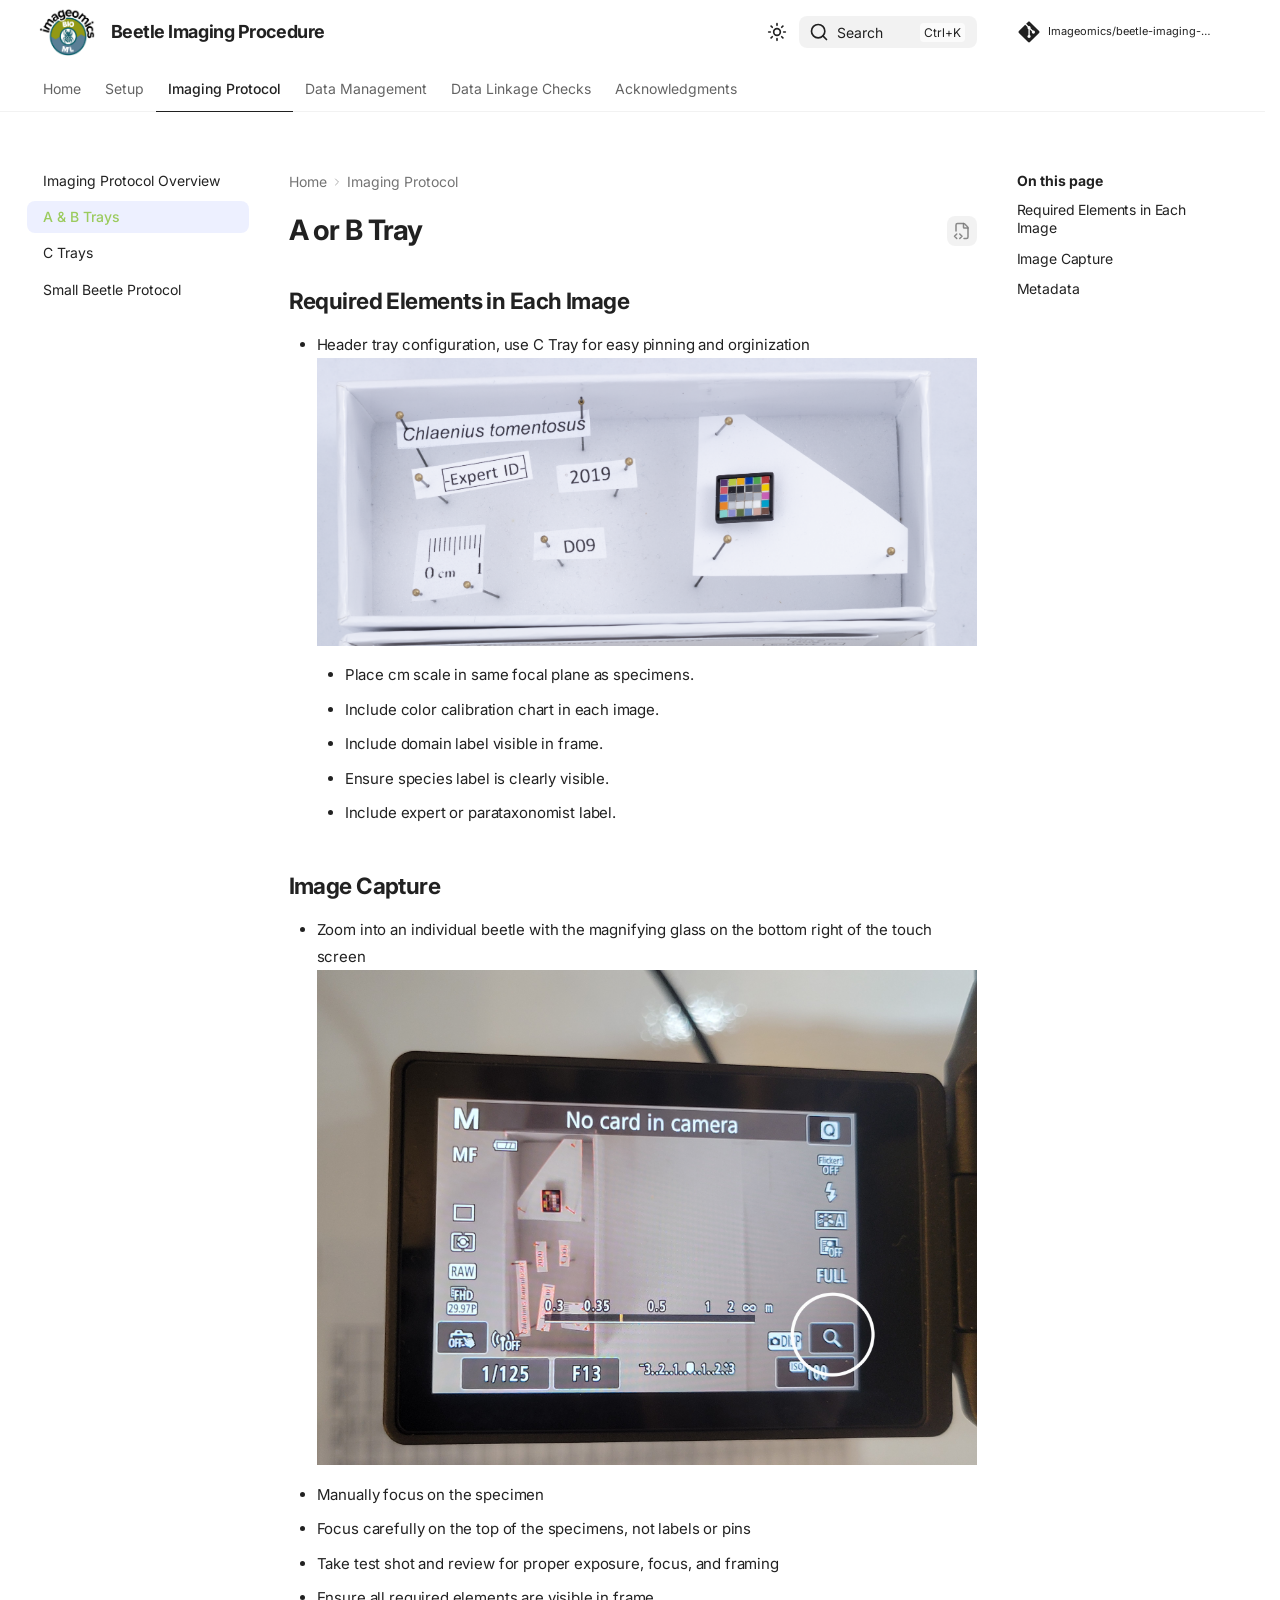
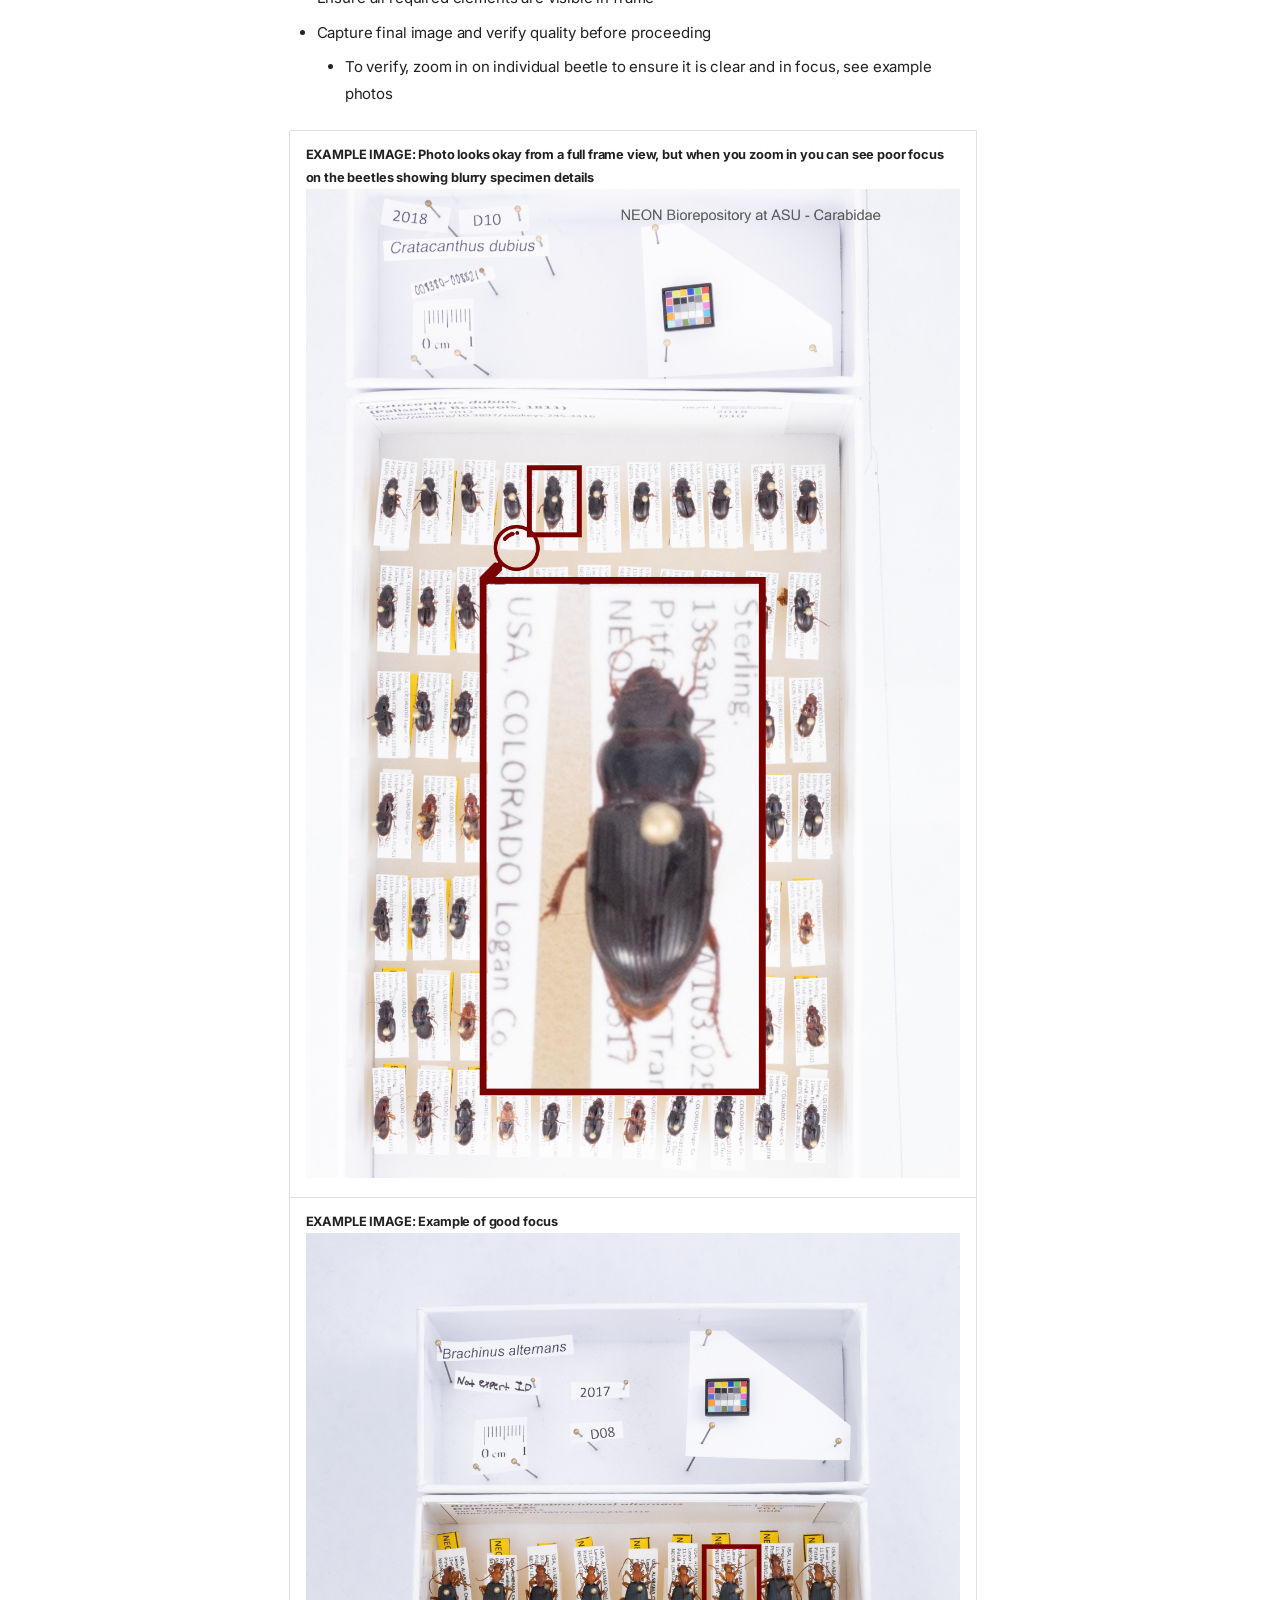
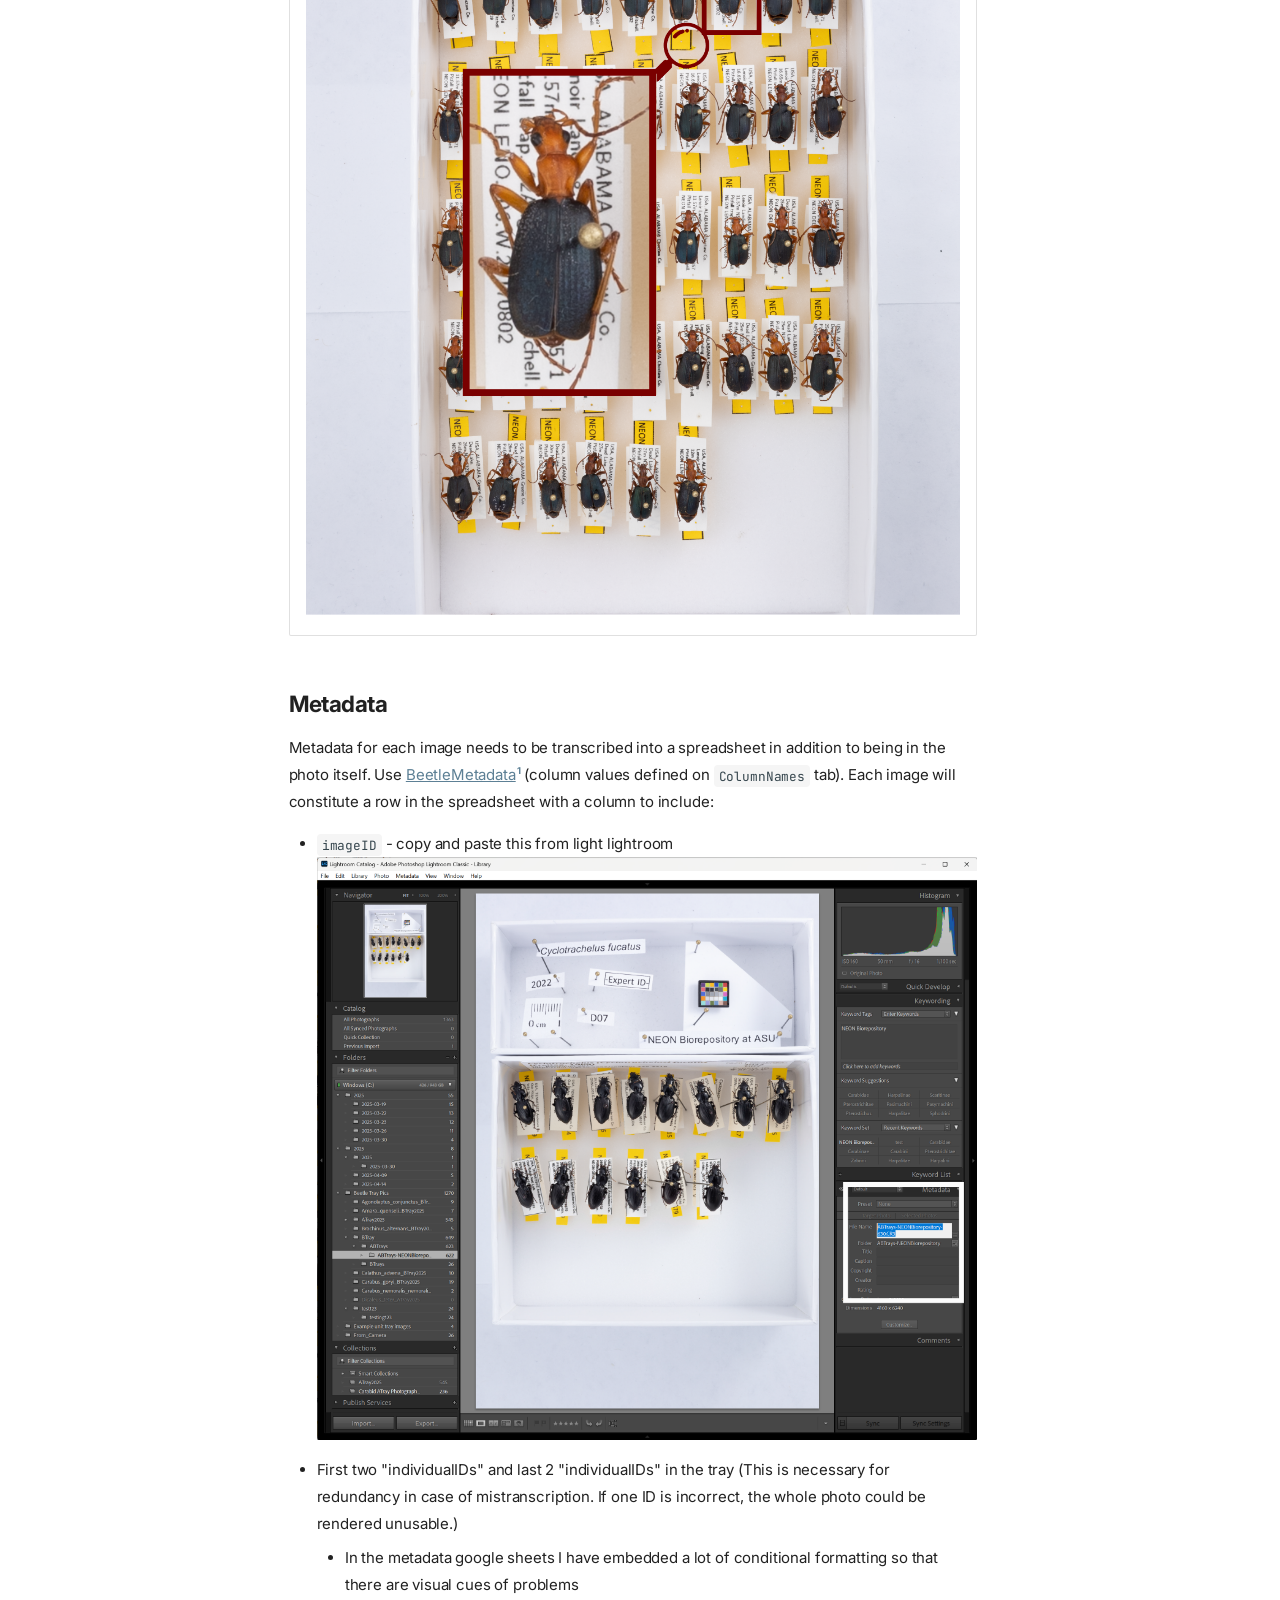
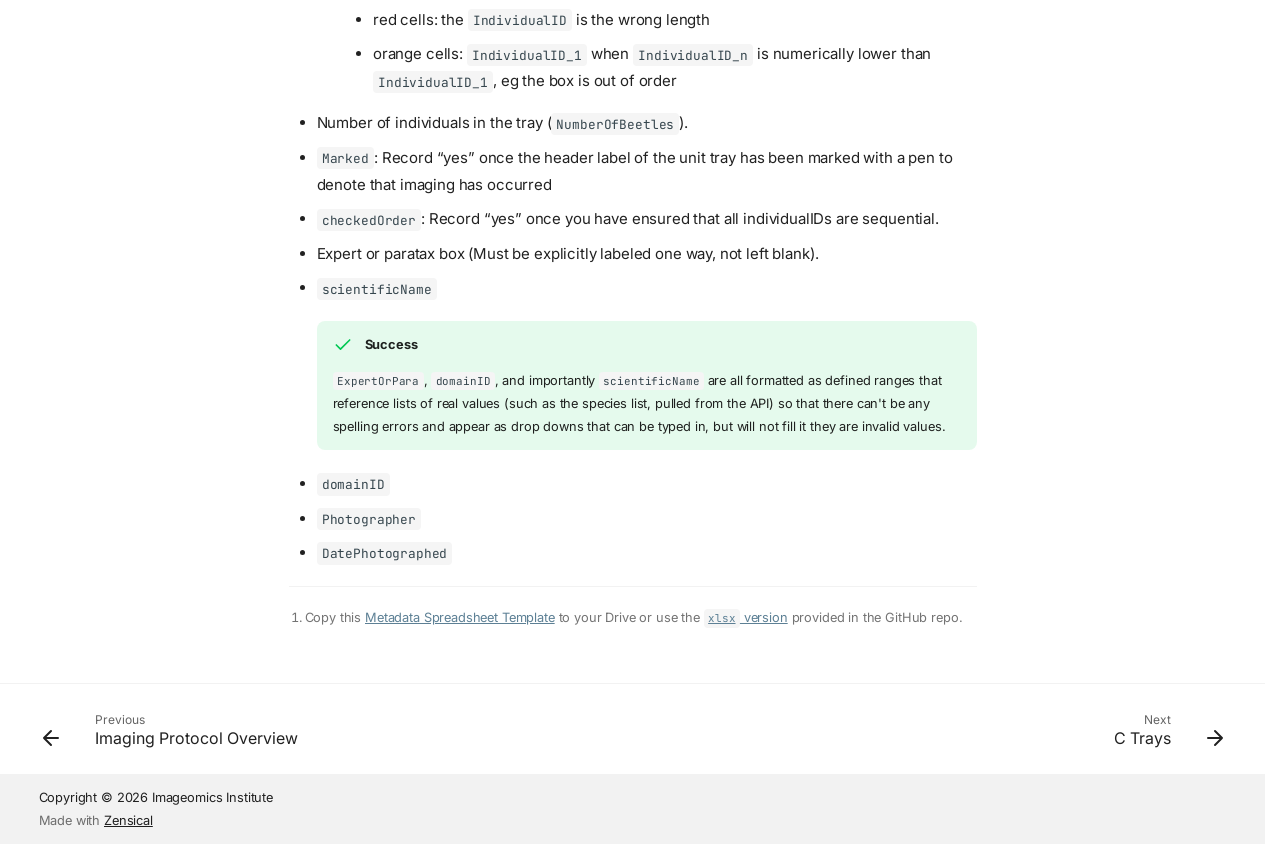
<file: imaging-protocol/A-B-trays/index.html>
<!doctype html>
<html lang="en" class="no-js">
  <head>
    
      <meta charset="utf-8">
      <meta name="viewport" content="width=device-width,initial-scale=1">
      
        <meta name="description" content="Standard Operating Procedure (SOP) for Imaging Pinned Ground Beetles at the NEON Biorepository.">
      
      
      
        <link rel="canonical" href="https://imageomics.github.io/beetle-imaging-procedure/imaging-protocol/A-B-trays/">
      
      
      
        <link rel="prev" href="../protocol-overview/">
      
      
        <link rel="next" href="../C-trays/">
      
      
        
      
      
      <link rel="icon" href="../../assets/beetle-pixel.png">
      <meta name="generator" content="zensical-0.1.2">
    
    
      
        <title>A & B Trays - Beetle Imaging Procedure</title>
      
    
    
      
        
      
      <link rel="stylesheet" href="../../assets/stylesheets/modern/main.ebb7f775.min.css">
      
        
          
        
        <link rel="stylesheet" href="../../assets/stylesheets/modern/palette.b60ce83d.min.css">
      
      


    
    
      
    
    
      
        
        
        <link rel="preconnect" href="https://fonts.gstatic.com" crossorigin>
        <link rel="stylesheet" href="https://fonts.googleapis.com/css?family=Inter:300,300i,400,400i,500,500i,700,700i%7CJetBrains+Mono:400,400i,700,700i&amp;display=fallback">
        <style>:root{--md-text-font:"Inter";--md-code-font:"JetBrains Mono"}</style>
      
    
    
      <link rel="stylesheet" href="../../stylesheets/extra.css">
    
    <script>__md_scope=new URL("../..",location),__md_scope.pathname.endsWith("/")||(__md_scope=new URL(__md_scope.pathname+"/",location)),__md_hash=e=>[...e].reduce(((e,t)=>(e<<5)-e+t.charCodeAt(0)),0),__md_get=(e,t=localStorage,_=__md_scope)=>JSON.parse(t.getItem(_.pathname+"."+e)),__md_set=(e,t,_=localStorage,a=__md_scope)=>{try{_.setItem(a.pathname+"."+e,JSON.stringify(t))}catch(e){}},document.documentElement.setAttribute("data-platform",navigator.platform)</script>
    
      

    
    
  </head>
  
  
    
    
      
    
    
    
    
    <body dir="ltr" data-md-color-scheme="default" data-md-color-primary="custom" data-md-color-accent="custom">
  
    
    <input class="md-toggle" data-md-toggle="drawer" type="checkbox" id="__drawer" autocomplete="off">
    <input class="md-toggle" data-md-toggle="search" type="checkbox" id="__search" autocomplete="off">
    <label class="md-overlay" for="__drawer" aria-hidden="true"></label>
    <div data-md-component="skip">
      <a href="#__skip" class="md-skip">
        Skip to content
      </a>
    </div>
    <div data-md-component="announce">
      
    </div>
    
    
      

  

<header class="md-header md-header--shadow md-header--lifted" data-md-component="header">
  <nav class="md-header__inner md-grid" aria-label="Header">
    <a href="../.." title="Beetle Imaging Procedure" class="md-header__button md-logo" aria-label="Beetle Imaging Procedure" data-md-component="logo">
      
  <img src="../../assets/Imageomics_logo_beetle.png" alt="Beetle Imaging Procedure">

    </a>
    <label class="md-header__button md-icon" for="__drawer">
      
      <svg xmlns="http://www.w3.org/2000/svg" fill="none" stroke="currentColor" stroke-linecap="round" stroke-linejoin="round" stroke-width="2" class="lucide lucide-menu" viewBox="0 0 24 24"><path d="M4 5h16M4 12h16M4 19h16"/></svg>
      <span class="md-visually-hidden">Navigation</span>
    </label>
    <div class="md-header__title" data-md-component="header-title">
      <div class="md-header__ellipsis">
        <div class="md-header__topic">
          <span class="md-ellipsis">
            Beetle Imaging Procedure
          </span>
        </div>
        <div class="md-header__topic" data-md-component="header-topic">
          <span class="md-ellipsis">
            
              A & B Trays
            
          </span>
        </div>
      </div>
    </div>
    
      
        <form class="md-header__option" data-md-component="palette">
  
    
    
    
    <input class="md-option" data-md-color-media="none" data-md-color-scheme="default" data-md-color-primary="custom" data-md-color-accent="custom"  aria-label="Switch to dark mode"  type="radio" name="__palette" id="__palette_0">
    
      <label class="md-header__button md-icon" title="Switch to dark mode" for="__palette_1" hidden>
        <svg xmlns="http://www.w3.org/2000/svg" fill="none" stroke="currentColor" stroke-linecap="round" stroke-linejoin="round" stroke-width="2" class="lucide lucide-sun" viewBox="0 0 24 24"><circle cx="12" cy="12" r="4"/><path d="M12 2v2M12 20v2M4.93 4.93l1.41 1.41M17.66 17.66l1.41 1.41M2 12h2M20 12h2M6.34 17.66l-1.41 1.41M19.07 4.93l-1.41 1.41"/></svg>
      </label>
    
  
    
    
    
    <input class="md-option" data-md-color-media="none" data-md-color-scheme="slate" data-md-color-primary="custom" data-md-color-accent="custom"  aria-label="Switch to light mode"  type="radio" name="__palette" id="__palette_1">
    
      <label class="md-header__button md-icon" title="Switch to light mode" for="__palette_0" hidden>
        <svg xmlns="http://www.w3.org/2000/svg" fill="none" stroke="currentColor" stroke-linecap="round" stroke-linejoin="round" stroke-width="2" class="lucide lucide-moon" viewBox="0 0 24 24"><path d="M20.985 12.486a9 9 0 1 1-9.473-9.472c.405-.022.617.46.402.803a6 6 0 0 0 8.268 8.268c.344-.215.825-.004.803.401"/></svg>
      </label>
    
  
</form>
      
    
    
      <script>var palette=__md_get("__palette");if(palette&&palette.color){if("(prefers-color-scheme)"===palette.color.media){var media=matchMedia("(prefers-color-scheme: light)"),input=document.querySelector(media.matches?"[data-md-color-media='(prefers-color-scheme: light)']":"[data-md-color-media='(prefers-color-scheme: dark)']");palette.color.media=input.getAttribute("data-md-color-media"),palette.color.scheme=input.getAttribute("data-md-color-scheme"),palette.color.primary=input.getAttribute("data-md-color-primary"),palette.color.accent=input.getAttribute("data-md-color-accent")}for(var[key,value]of Object.entries(palette.color))document.body.setAttribute("data-md-color-"+key,value)}</script>
    
    
    
      
      
        <label class="md-header__button md-icon" for="__search">
          
          <svg xmlns="http://www.w3.org/2000/svg" fill="none" stroke="currentColor" stroke-linecap="round" stroke-linejoin="round" stroke-width="2" class="lucide lucide-search" viewBox="0 0 24 24"><path d="m21 21-4.34-4.34"/><circle cx="11" cy="11" r="8"/></svg>
          <span class="md-visually-hidden">Search</span>
        </label>
        <div class="md-search" data-md-component="search" role="dialog" aria-label="Search">
  <button type="button" class="md-search__button">
    Search
  </button>
</div>
      
    
    <div class="md-header__source">
      
        <a href="https://github.com/Imageomics/beetle-imaging-procedure" title="Go to repository" class="md-source" data-md-component="source">
  <div class="md-source__icon md-icon">
    
    <svg xmlns="http://www.w3.org/2000/svg" viewBox="0 0 448 512"><!--! Font Awesome Free 7.3.1 by @fontawesome - https://fontawesome.com License - https://fontawesome.com/license/free (Icons: CC BY 4.0, Fonts: SIL OFL 1.1, Code: MIT License) Copyright 2026 Fonticons, Inc.--><path fill="currentColor" d="M439.6 236.1 244 40.5c-5.4-5.5-12.8-8.5-20.4-8.5s-15 3-20.4 8.4L162.5 81l51.5 51.5c27.1-9.1 52.7 16.8 43.4 43.7l49.7 49.7c34.2-11.8 61.2 31 35.5 56.7-26.5 26.5-70.2-2.9-56-37.3L240.3 199v121.9c25.3 12.5 22.3 41.8 9.1 55-6.4 6.4-15.2 10.1-24.3 10.1s-17.8-3.6-24.3-10.1c-17.6-17.6-11.1-46.9 11.2-56v-123c-20.8-8.5-24.6-30.7-18.6-45L142.6 101 8.5 235.1C3 240.6 0 247.9 0 255.5s3 15 8.5 20.4l195.6 195.7c5.4 5.4 12.7 8.4 20.4 8.4s15-3 20.4-8.4l194.7-194.7c5.4-5.4 8.4-12.8 8.4-20.4s-3-15-8.4-20.4"/></svg>
  </div>
  <div class="md-source__repository">
    Imageomics/beetle-imaging-procedure
  </div>
</a>
      
    </div>
  </nav>
  
    
      
<nav class="md-tabs" aria-label="Tabs" data-md-component="tabs">
  <div class="md-grid">
    <ul class="md-tabs__list">
      
        
  
  
  
  
    <li class="md-tabs__item">
      <a href="../.." class="md-tabs__link">
        
  
  Home

      </a>
    </li>
  

      
        
  
  
  
  
    <li class="md-tabs__item">
      <a href="../../setup/" class="md-tabs__link">
        
  
  Setup

      </a>
    </li>
  

      
        
  
  
  
    
  
  
    
      
      
        
      
        
      
        
      
        
      
    
    
    
    
      <li class="md-tabs__item md-tabs__item--active">
        <a href="../protocol-overview/" class="md-tabs__link">
          
  
  Imaging Protocol

        </a>
      </li>
    
  

      
        
  
  
  
  
    
      
      
        
      
        
      
    
    
    
    
      <li class="md-tabs__item">
        <a href="../../data-management/management-guide/" class="md-tabs__link">
          
  
  Data Management

        </a>
      </li>
    
  

      
        
  
  
  
  
    <li class="md-tabs__item">
      <a href="../../manual-checks/" class="md-tabs__link">
        
  
  Data Linkage Checks

      </a>
    </li>
  

      
        
  
  
  
  
    <li class="md-tabs__item">
      <a href="../../acknowledgments/" class="md-tabs__link">
        
  
  Acknowledgments

      </a>
    </li>
  

      
    </ul>
  </div>
</nav>
    
  
</header>
    
    <div class="md-container" data-md-component="container">
      
      
        
      
      <main class="md-main" data-md-component="main">
        <div class="md-main__inner md-grid">
          
            
              
              <div class="md-sidebar md-sidebar--primary" data-md-component="sidebar" data-md-type="navigation" >
                <div class="md-sidebar__scrollwrap">
                  <div class="md-sidebar__inner">
                    


  


<nav class="md-nav md-nav--primary md-nav--lifted" aria-label="Navigation" data-md-level="0">
  <label class="md-nav__title" for="__drawer">
    <a href="../.." title="Beetle Imaging Procedure" class="md-nav__button md-logo" aria-label="Beetle Imaging Procedure" data-md-component="logo">
      
  <img src="../../assets/Imageomics_logo_beetle.png" alt="Beetle Imaging Procedure">

    </a>
    Beetle Imaging Procedure
  </label>
  
    <div class="md-nav__source">
      <a href="https://github.com/Imageomics/beetle-imaging-procedure" title="Go to repository" class="md-source" data-md-component="source">
  <div class="md-source__icon md-icon">
    
    <svg xmlns="http://www.w3.org/2000/svg" viewBox="0 0 448 512"><!--! Font Awesome Free 7.3.1 by @fontawesome - https://fontawesome.com License - https://fontawesome.com/license/free (Icons: CC BY 4.0, Fonts: SIL OFL 1.1, Code: MIT License) Copyright 2026 Fonticons, Inc.--><path fill="currentColor" d="M439.6 236.1 244 40.5c-5.4-5.5-12.8-8.5-20.4-8.5s-15 3-20.4 8.4L162.5 81l51.5 51.5c27.1-9.1 52.7 16.8 43.4 43.7l49.7 49.7c34.2-11.8 61.2 31 35.5 56.7-26.5 26.5-70.2-2.9-56-37.3L240.3 199v121.9c25.3 12.5 22.3 41.8 9.1 55-6.4 6.4-15.2 10.1-24.3 10.1s-17.8-3.6-24.3-10.1c-17.6-17.6-11.1-46.9 11.2-56v-123c-20.8-8.5-24.6-30.7-18.6-45L142.6 101 8.5 235.1C3 240.6 0 247.9 0 255.5s3 15 8.5 20.4l195.6 195.7c5.4 5.4 12.7 8.4 20.4 8.4s15-3 20.4-8.4l194.7-194.7c5.4-5.4 8.4-12.8 8.4-20.4s-3-15-8.4-20.4"/></svg>
  </div>
  <div class="md-source__repository">
    Imageomics/beetle-imaging-procedure
  </div>
</a>
    </div>
  
  <ul class="md-nav__list" data-md-scrollfix>
    
      
      
  
  
  
  
    <li class="md-nav__item">
      <a href="../.." class="md-nav__link">
        
  
  
  <span class="md-ellipsis">
    
  
  Home

    
  </span>
  
  

      </a>
    </li>
  

    
      
      
  
  
  
  
    <li class="md-nav__item">
      <a href="../../setup/" class="md-nav__link">
        
  
  
  <span class="md-ellipsis">
    
  
  Setup

    
  </span>
  
  

      </a>
    </li>
  

    
      
      
  
  
    
  
  
  
    
    
      
        
      
        
      
        
      
        
      
    
    
    
      
        
        
      
      
        
      
    
    
    <li class="md-nav__item md-nav__item--active md-nav__item--section md-nav__item--nested">
      
        
        
        <input class="md-nav__toggle md-toggle " type="checkbox" id="__nav_3" checked>
        
          
          <label class="md-nav__link" for="__nav_3" id="__nav_3_label" tabindex="">
            
  
  
  <span class="md-ellipsis">
    
  
  Imaging Protocol

    
  </span>
  
  

            <span class="md-nav__icon md-icon"></span>
          </label>
        
        
          <nav class="md-nav" data-md-level="1" aria-labelledby="__nav_3_label" aria-expanded="true">
            <label class="md-nav__title" for="__nav_3">
              <span class="md-nav__icon md-icon"></span>
              
  
  Imaging Protocol

            </label>
            <ul class="md-nav__list" data-md-scrollfix>
              
                
                  
  
  
  
  
    <li class="md-nav__item">
      <a href="../protocol-overview/" class="md-nav__link">
        
  
  
  <span class="md-ellipsis">
    
  
  Imaging Protocol Overview

    
  </span>
  
  

      </a>
    </li>
  

                
              
                
                  
  
  
    
  
  
  
    <li class="md-nav__item md-nav__item--active">
      
      
      
      
        
      
      
        <label class="md-nav__link md-nav__link--active" for="__toc">
          
  
  
  <span class="md-ellipsis">
    
  
  A & B Trays

    
  </span>
  
  

          <span class="md-nav__icon md-icon"></span>
        </label>
      
      <a href="././" class="md-nav__link md-nav__link--active">
        
  
  
  <span class="md-ellipsis">
    
  
  A & B Trays

    
  </span>
  
  

      </a>
      
        


<nav class="md-nav md-nav--secondary" aria-label="On this page">
  
  
  
    
  
  
    <label class="md-nav__title" for="__toc">
      <span class="md-nav__icon md-icon"></span>
      On this page
    </label>
    <ul class="md-nav__list" data-md-component="toc" data-md-scrollfix>
      
        <li class="md-nav__item">
  <a href="#required-elements-in-each-image" class="md-nav__link">
    <span class="md-ellipsis">
      <span class="md-typeset">
        Required Elements in Each Image
      </span>
    </span>
  </a>
  
</li>
      
        <li class="md-nav__item">
  <a href="#image-capture" class="md-nav__link">
    <span class="md-ellipsis">
      <span class="md-typeset">
        Image Capture
      </span>
    </span>
  </a>
  
</li>
      
        <li class="md-nav__item">
  <a href="#metadata" class="md-nav__link">
    <span class="md-ellipsis">
      <span class="md-typeset">
        Metadata
      </span>
    </span>
  </a>
  
</li>
      
    </ul>
  
</nav>
      
    </li>
  

                
              
                
                  
  
  
  
  
    <li class="md-nav__item">
      <a href="../C-trays/" class="md-nav__link">
        
  
  
  <span class="md-ellipsis">
    
  
  C Trays

    
  </span>
  
  

      </a>
    </li>
  

                
              
                
                  
  
  
  
  
    <li class="md-nav__item">
      <a href="../small-beetle-protocol/" class="md-nav__link">
        
  
  
  <span class="md-ellipsis">
    
  
  Small Beetle Protocol

    
  </span>
  
  

      </a>
    </li>
  

                
              
            </ul>
          </nav>
        
      
    </li>
  

    
      
      
  
  
  
  
    
    
      
        
      
        
      
    
    
    
      
      
        
      
    
    
    <li class="md-nav__item md-nav__item--nested">
      
        
        
        <input class="md-nav__toggle md-toggle " type="checkbox" id="__nav_4" >
        
          
          <label class="md-nav__link" for="__nav_4" id="__nav_4_label" tabindex="0">
            
  
  
  <span class="md-ellipsis">
    
  
  Data Management

    
  </span>
  
  

            <span class="md-nav__icon md-icon"></span>
          </label>
        
        
          <nav class="md-nav" data-md-level="1" aria-labelledby="__nav_4_label" aria-expanded="false">
            <label class="md-nav__title" for="__nav_4">
              <span class="md-nav__icon md-icon"></span>
              
  
  Data Management

            </label>
            <ul class="md-nav__list" data-md-scrollfix>
              
                
                  
  
  
  
  
    <li class="md-nav__item">
      <a href="../../data-management/management-guide/" class="md-nav__link">
        
  
  
  <span class="md-ellipsis">
    
  
  Data Management Guide

    
  </span>
  
  

      </a>
    </li>
  

                
              
                
                  
  
  
  
  
    <li class="md-nav__item">
      <a href="../../data-management/daily-backup/" class="md-nav__link">
        
  
  
  <span class="md-ellipsis">
    
  
  Daily Backup

    
  </span>
  
  

      </a>
    </li>
  

                
              
            </ul>
          </nav>
        
      
    </li>
  

    
      
      
  
  
  
  
    <li class="md-nav__item">
      <a href="../../manual-checks/" class="md-nav__link">
        
  
  
  <span class="md-ellipsis">
    
  
  Data Linkage Checks

    
  </span>
  
  

      </a>
    </li>
  

    
      
      
  
  
  
  
    <li class="md-nav__item">
      <a href="../../acknowledgments/" class="md-nav__link">
        
  
  
  <span class="md-ellipsis">
    
  
  Acknowledgments

    
  </span>
  
  

      </a>
    </li>
  

    
  </ul>
</nav>
                  </div>
                </div>
              </div>
            
            
              
              <div class="md-sidebar md-sidebar--secondary" data-md-component="sidebar" data-md-type="toc" >
                <div class="md-sidebar__scrollwrap">
                  
                    
                    
                    
                      
                    
                    
                      <input class="md-nav__toggle md-toggle" type="checkbox" id="__toc">
                      <div class="md-sidebar-button__wrapper">
                        <label class="md-sidebar-button" for="__toc"></label>
                      </div>
                    
                  
                  <div class="md-sidebar__inner">
                    


<nav class="md-nav md-nav--secondary" aria-label="On this page">
  
  
  
    
  
  
    <label class="md-nav__title" for="__toc">
      <span class="md-nav__icon md-icon"></span>
      On this page
    </label>
    <ul class="md-nav__list" data-md-component="toc" data-md-scrollfix>
      
        <li class="md-nav__item">
  <a href="#required-elements-in-each-image" class="md-nav__link">
    <span class="md-ellipsis">
      <span class="md-typeset">
        Required Elements in Each Image
      </span>
    </span>
  </a>
  
</li>
      
        <li class="md-nav__item">
  <a href="#image-capture" class="md-nav__link">
    <span class="md-ellipsis">
      <span class="md-typeset">
        Image Capture
      </span>
    </span>
  </a>
  
</li>
      
        <li class="md-nav__item">
  <a href="#metadata" class="md-nav__link">
    <span class="md-ellipsis">
      <span class="md-typeset">
        Metadata
      </span>
    </span>
  </a>
  
</li>
      
    </ul>
  
</nav>
                  </div>
                </div>
              </div>
            
          
          
            <div class="md-content" data-md-component="content">
              
                



  


  <nav class="md-path" aria-label="Navigation" >
    <ol class="md-path__list">
      
        
  
  
    <li class="md-path__item">
      <a href="../.." class="md-path__link">
        
  
  <span class="md-ellipsis">
    Home
  </span>

      </a>
    </li>
  

      
      
        
  
  
    
    
      
        
      
        
      
        
      
        
      
    
    
    
    
      <li class="md-path__item">
        <a href="../protocol-overview/" class="md-path__link">
          
  
  <span class="md-ellipsis">
    Imaging Protocol
  </span>

        </a>
      </li>
    
  

      
    </ol>
  </nav>

              
              <article class="md-content__inner md-typeset">
                <a id="__skip" tabindex="-1"></a>
                
                  

  
  
    
      
    
    <a href="https://github.com/Imageomics/beetle-imaging-procedure/raw/master/docs/imaging-protocol/A-B-trays.md" title="View source of this page" class="md-content__button md-icon">
      
      <svg xmlns="http://www.w3.org/2000/svg" fill="none" stroke="currentColor" stroke-linecap="round" stroke-linejoin="round" stroke-width="2" class="lucide lucide-file-code-2" viewBox="0 0 24 24"><path d="M4 12.15V4a2 2 0 0 1 2-2h8a2.4 2.4 0 0 1 1.706.706l3.588 3.588A2.4 2.4 0 0 1 20 8v12a2 2 0 0 1-2 2h-3.35"/><path d="M14 2v5a1 1 0 0 0 1 1h5M5 16l-3 3 3 3M9 22l3-3-3-3"/></svg>
    </a>
  


<h1 id="a-or-b-tray">A or B Tray<a class="headerlink" href="#a-or-b-tray" title="Permanent link">&para;</a></h1>
<h2 id="required-elements-in-each-image">Required Elements in Each Image<a class="headerlink" href="#required-elements-in-each-image" title="Permanent link">&para;</a></h2>
<ul>
<li>Header tray configuration, use C Tray for easy pinning and orginization
<img alt="Close up of the header part of the tray containing all metadata for the tray as a unit: species name, Expert ID label, year, a 1cm scale, color checker, and 'D09' indicating the domain. All these papers are pinned at similar heights" loading="lazy" src="../../assets/reference-photos/Header.png" /> <ul>
<li>Place cm scale in same focal plane as specimens.</li>
<li>Include color calibration chart in each image.</li>
<li>Include domain label visible in frame.</li>
<li>Ensure species label is clearly visible.</li>
<li>Include expert or parataxonomist label.</li>
</ul>
</li>
</ul>
<h2 id="image-capture">Image Capture<a class="headerlink" href="#image-capture" title="Permanent link">&para;</a></h2>
<ul>
<li>Zoom into an individual beetle with the magnifying glass on the bottom right of the touch screen
<img alt="Image of the camera screen view with circle around the magnifying button" src="../../assets/reference-photos/zoom.jpg" /></li>
<li>Manually focus on the specimen  </li>
<li>Focus carefully on the top of the specimens, not labels or pins  </li>
<li>Take test shot and review for proper exposure, focus, and framing  </li>
<li>Ensure all required elements are visible in frame  </li>
<li>Capture final image and verify quality before proceeding  <ul>
<li>To verify, zoom in on individual beetle to ensure it is clear and in focus, see example photos</li>
</ul>
</li>
</ul>
<table>
<thead>
<tr>
<th style="text-align: left;">EXAMPLE IMAGE: Photo looks okay from a full frame view, but when you zoom in you can see poor focus on the beetles showing blurry specimen details <img alt="Photo of tray full of pinned beetle specimens; all and labels look clear. However, there is a red spotlight box coming out from a smaller red boxed beetle to zoom in, and this zoomed in beetle specimen is slightly out of focus, making traits less visible" src="../../assets/reference-photos/BadExample.png" /></th>
</tr>
</thead>
<tbody>
<tr>
<td style="text-align: left;"><strong>EXAMPLE IMAGE: Example of good focus</strong> <img alt="Photo of tray full of pinned beetle specimens. All beetles and labels are clear and in focus, there is a red spotlight box coming out from a smaller red boxed beetle to zoom in and highlight that beetle as clearly in focus" src="../../assets/reference-photos/GoodExample.png" /></td>
</tr>
</tbody>
</table>
<h2 id="metadata">Metadata<a class="headerlink" href="#metadata" title="Permanent link">&para;</a></h2>
<p>Metadata for each image needs to be transcribed into a spreadsheet in addition to being in the photo itself. Use <a href="https://docs.google.com/spreadsheets/d/1B1DY-XNBfE_NjbIqkmnTm5fE7PDNGqbasVlfrOypspc/edit?usp=drive_link">BeetleMetadata</a><sup id="fnref:1"><a class="footnote-ref" href="#fn:1">1</a></sup> (column values defined on <code>ColumnNames</code> tab). Each image will constitute a row in the spreadsheet with a column to include:</p>
<ul>
<li><code>imageID</code> - copy and paste this from light lightroom 
<img alt="Screen shot of lightroom interface with white box around the screen region where the file name can be found and the file name selected to copy" src="../../assets/reference-photos/FileName.png" />  </li>
<li>First two "individualIDs" and last 2 "individualIDs" in the tray (This is necessary for redundancy in case of mistranscription. If one ID is incorrect, the whole photo could be rendered unusable.)  <ul>
<li>In the metadata google sheets I have embedded a lot of conditional formatting so that there are visual cues of problems  <ul>
<li>red cells: the <code>IndividualID</code> is the wrong length  </li>
<li>orange cells: <code>IndividualID_1</code>  when <code>IndividualID_n</code> is numerically lower than <code>IndividualID_1</code>, eg the box is out of order  </li>
</ul>
</li>
</ul>
</li>
<li>Number of individuals in the tray (<code>NumberOfBeetles</code>).</li>
<li><code>Marked</code>: Record “yes” once the header label of the unit tray has been marked with a pen to denote that imaging has occurred  </li>
<li><code>checkedOrder</code>: Record “yes” once you have ensured that all individualIDs are sequential.</li>
<li>Expert or paratax box (Must be explicitly labeled one way, not left blank).</li>
<li>
<p><code>scientificName</code></p>
<div class="admonition success">
<p class="admonition-title">Success</p>
<p><code>ExpertOrPara</code>, <code>domainID</code>, and importantly <code>scientificName</code> are all formatted as defined ranges that reference lists of real values (such as the species list, pulled from the API) so that there can't be any spelling errors and appear as drop downs that can be typed in, but will not fill it they are invalid values. </p>
</div>
</li>
<li>
<p><code>domainID</code>  </p>
</li>
<li><code>Photographer</code>  </li>
<li><code>DatePhotographed</code></li>
</ul>
<div class="footnote">
<hr />
<ol>
<li id="fn:1">
<p>Copy this <a href="https://docs.google.com/spreadsheets/d/1B1DY-XNBfE_NjbIqkmnTm5fE7PDNGqbasVlfrOypspc/edit?usp=drive_link">Metadata Spreadsheet Template</a> to your Drive or use the <a href="https://github.com/Imageomics/beetle-imaging-procedure/blob/main/docs/assets/Supplemental–Template.xlsx"><code>xlsx</code> version</a> provided in the GitHub repo.&#160;<a class="footnote-backref" href="#fnref:1" title="Jump back to footnote 1 in the text">&#8617;</a></p>
</li>
</ol>
</div>














                
              </article>
            </div>
          
          
  <script>var tabs=__md_get("__tabs");if(Array.isArray(tabs))e:for(var set of document.querySelectorAll(".tabbed-set")){var labels=set.querySelector(".tabbed-labels");for(var tab of tabs)for(var label of labels.getElementsByTagName("label"))if(label.innerText.trim()===tab){var input=document.getElementById(label.htmlFor);input.checked=!0;continue e}}</script>

<script>var target=document.getElementById(location.hash.slice(1));target&&target.name&&(target.checked=target.name.startsWith("__tabbed_"))</script>
        </div>
        
          <button type="button" class="md-top md-icon" data-md-component="top" hidden>
  
  <svg xmlns="http://www.w3.org/2000/svg" fill="none" stroke="currentColor" stroke-linecap="round" stroke-linejoin="round" stroke-width="2" class="lucide lucide-circle-arrow-up" viewBox="0 0 24 24"><circle cx="12" cy="12" r="10"/><path d="m16 12-4-4-4 4M12 16V8"/></svg>
  Back to top
</button>
        
      </main>
      
        <footer class="md-footer">
  
    
      
      <nav class="md-footer__inner md-grid" aria-label="Footer" >
        
          
          <a href="../protocol-overview/" class="md-footer__link md-footer__link--prev" aria-label="Previous: Imaging Protocol Overview">
            <div class="md-footer__button md-icon">
              
              <svg xmlns="http://www.w3.org/2000/svg" fill="none" stroke="currentColor" stroke-linecap="round" stroke-linejoin="round" stroke-width="2" class="lucide lucide-arrow-left" viewBox="0 0 24 24"><path d="m12 19-7-7 7-7M19 12H5"/></svg>
            </div>
            <div class="md-footer__title">
              <span class="md-footer__direction">
                Previous
              </span>
              <div class="md-ellipsis">
                Imaging Protocol Overview
              </div>
            </div>
          </a>
        
        
          
          <a href="../C-trays/" class="md-footer__link md-footer__link--next" aria-label="Next: C Trays">
            <div class="md-footer__title">
              <span class="md-footer__direction">
                Next
              </span>
              <div class="md-ellipsis">
                C Trays
              </div>
            </div>
            <div class="md-footer__button md-icon">
              
              <svg xmlns="http://www.w3.org/2000/svg" fill="none" stroke="currentColor" stroke-linecap="round" stroke-linejoin="round" stroke-width="2" class="lucide lucide-arrow-right" viewBox="0 0 24 24"><path d="M5 12h14M12 5l7 7-7 7"/></svg>
            </div>
          </a>
        
      </nav>
    
  
  <div class="md-footer-meta md-typeset">
    <div class="md-footer-meta__inner md-grid">
      <div class="md-copyright">
  
    <div class="md-copyright__highlight">
      Copyright &copy; 2026 Imageomics Institute
    </div>
  
  
    Made with
    <a href="https://zensical.org/" target="_blank" rel="noopener">
      Zensical
    </a>
  
</div>
      
    </div>
  </div>
</footer>
      
    </div>
    <div class="md-dialog" data-md-component="dialog" role="status" aria-atomic="true">
      <div class="md-dialog__inner md-typeset"></div>
    </div>
    
    
    
      
      
      
      
        
        
      <script id="__config" type="application/json">{"annotate":null,"base":"../..","features":["content.action.view","content.code.annotate","content.code.copy","content.footnote.tooltips","content.tabs.link","content.tooltips","navigation.footer","navigation.indexes","navigation.instant","navigation.instant.prefetch","navigation.path","navigation.sections","navigation.tabs","navigation.tabs.sticky","navigation.top","navigation.tracking","search.highlight"],"redirect":null,"search":"../../assets/javascripts/workers/search.719e0d91.min.js","tags":null,"translations":{"clipboard.copied":"Copied to clipboard","clipboard.copy":"Copy to clipboard","clipboard.error":"Could not copy to clipboard","search.result.more.one":"1 more on this page","search.result.more.other":"# more on this page","search.result.none":"No matching documents","search.result.one":"1 matching document","search.result.other":"# matching documents","search.result.placeholder":"Type to start searching","search.result.term.missing":"Missing","select.version":"Select version"},"version":null}</script>
    
    
      <script src="../../assets/javascripts/bundle.3cb411a8.min.js"></script>
      
    
  </body>
</html>
</file>
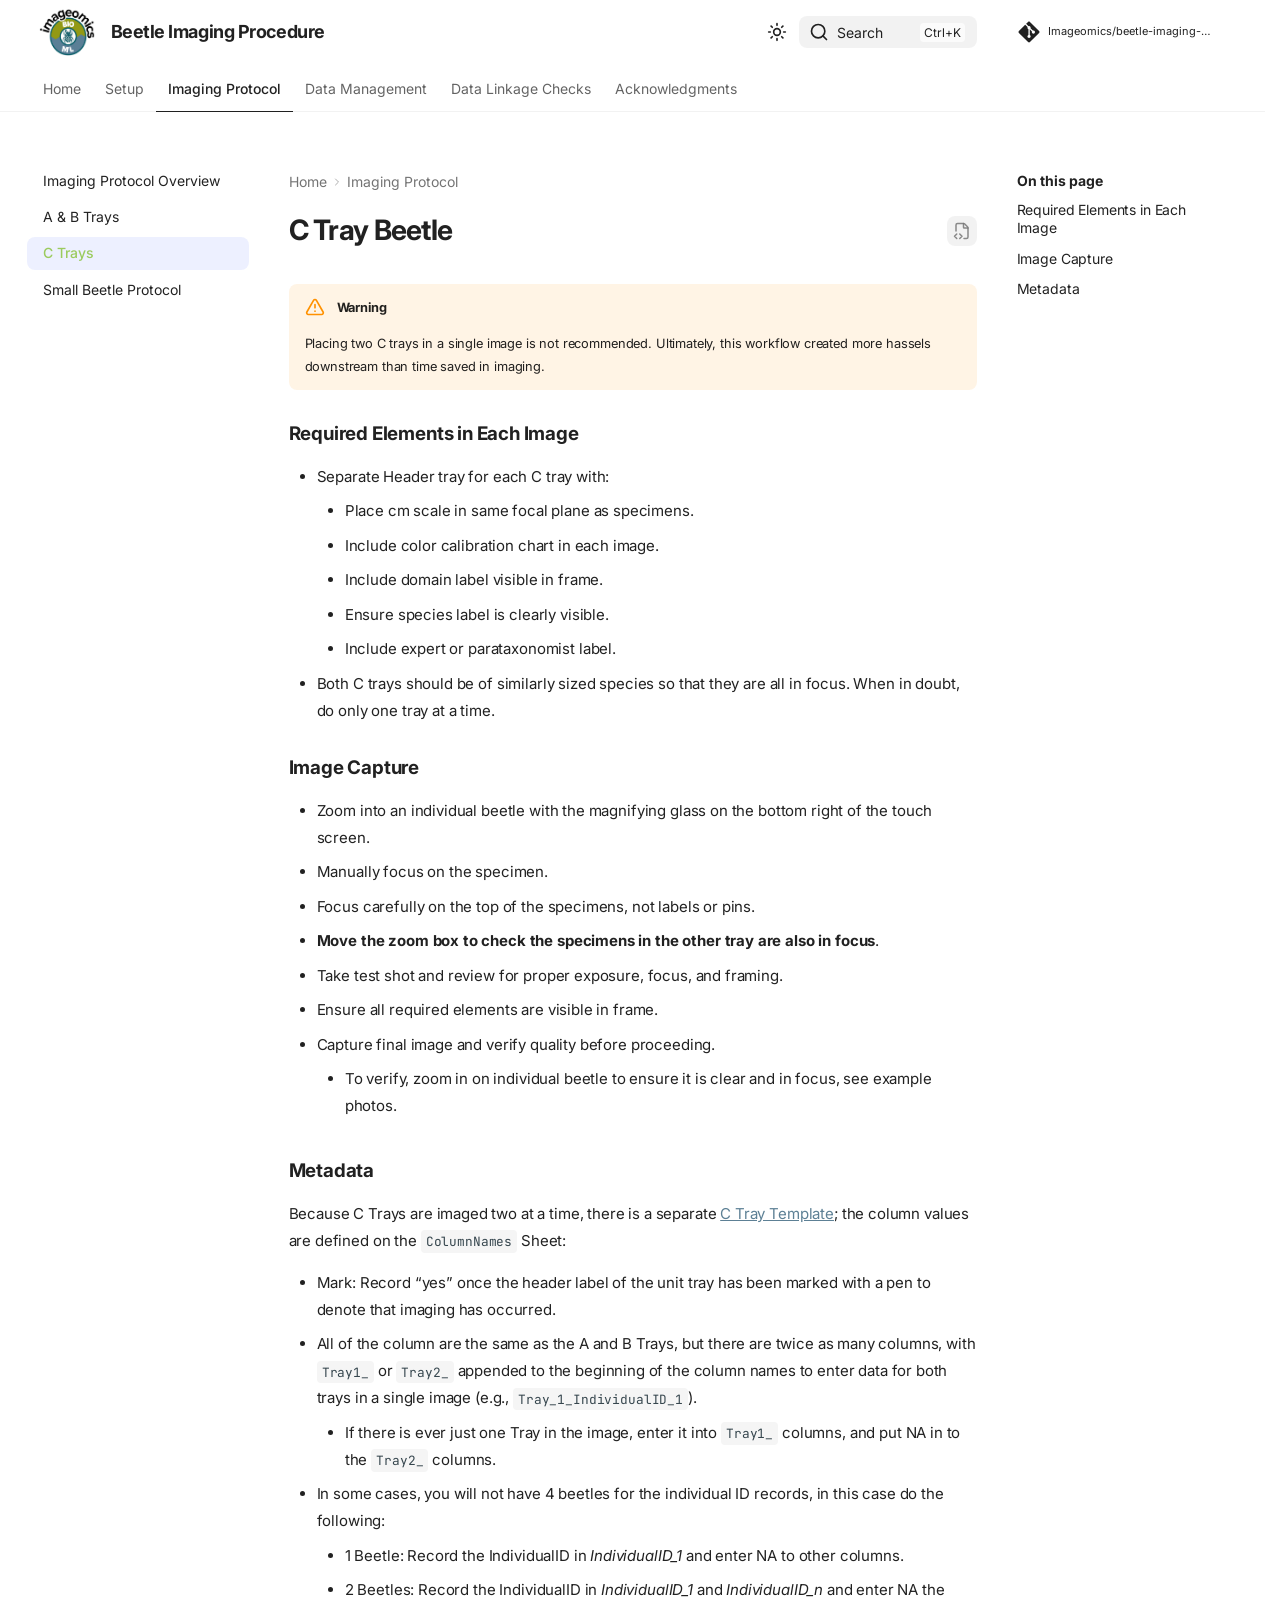
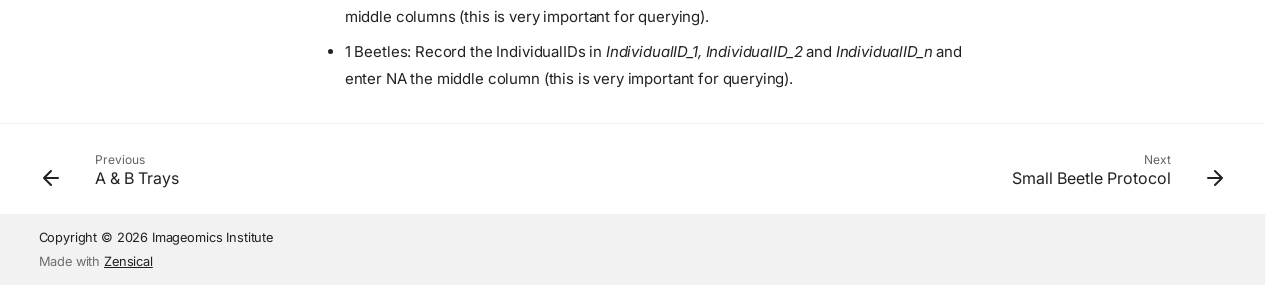
<file: imaging-protocol/C-trays/index.html>
<!doctype html>
<html lang="en" class="no-js">
  <head>
    
      <meta charset="utf-8">
      <meta name="viewport" content="width=device-width,initial-scale=1">
      
        <meta name="description" content="Standard Operating Procedure (SOP) for Imaging Pinned Ground Beetles at the NEON Biorepository.">
      
      
      
        <link rel="canonical" href="https://imageomics.github.io/beetle-imaging-procedure/imaging-protocol/C-trays/">
      
      
      
        <link rel="prev" href="../A-B-trays/">
      
      
        <link rel="next" href="../small-beetle-protocol/">
      
      
        
      
      
      <link rel="icon" href="../../assets/beetle-pixel.png">
      <meta name="generator" content="zensical-0.1.2">
    
    
      
        <title>C Trays - Beetle Imaging Procedure</title>
      
    
    
      
        
      
      <link rel="stylesheet" href="../../assets/stylesheets/modern/main.ebb7f775.min.css">
      
        
          
        
        <link rel="stylesheet" href="../../assets/stylesheets/modern/palette.b60ce83d.min.css">
      
      


    
    
      
    
    
      
        
        
        <link rel="preconnect" href="https://fonts.gstatic.com" crossorigin>
        <link rel="stylesheet" href="https://fonts.googleapis.com/css?family=Inter:300,300i,400,400i,500,500i,700,700i%7CJetBrains+Mono:400,400i,700,700i&amp;display=fallback">
        <style>:root{--md-text-font:"Inter";--md-code-font:"JetBrains Mono"}</style>
      
    
    
      <link rel="stylesheet" href="../../stylesheets/extra.css">
    
    <script>__md_scope=new URL("../..",location),__md_scope.pathname.endsWith("/")||(__md_scope=new URL(__md_scope.pathname+"/",location)),__md_hash=e=>[...e].reduce(((e,t)=>(e<<5)-e+t.charCodeAt(0)),0),__md_get=(e,t=localStorage,_=__md_scope)=>JSON.parse(t.getItem(_.pathname+"."+e)),__md_set=(e,t,_=localStorage,a=__md_scope)=>{try{_.setItem(a.pathname+"."+e,JSON.stringify(t))}catch(e){}},document.documentElement.setAttribute("data-platform",navigator.platform)</script>
    
      

    
    
  </head>
  
  
    
    
      
    
    
    
    
    <body dir="ltr" data-md-color-scheme="default" data-md-color-primary="custom" data-md-color-accent="custom">
  
    
    <input class="md-toggle" data-md-toggle="drawer" type="checkbox" id="__drawer" autocomplete="off">
    <input class="md-toggle" data-md-toggle="search" type="checkbox" id="__search" autocomplete="off">
    <label class="md-overlay" for="__drawer" aria-hidden="true"></label>
    <div data-md-component="skip">
      <a href="#__skip" class="md-skip">
        Skip to content
      </a>
    </div>
    <div data-md-component="announce">
      
    </div>
    
    
      

  

<header class="md-header md-header--shadow md-header--lifted" data-md-component="header">
  <nav class="md-header__inner md-grid" aria-label="Header">
    <a href="../.." title="Beetle Imaging Procedure" class="md-header__button md-logo" aria-label="Beetle Imaging Procedure" data-md-component="logo">
      
  <img src="../../assets/Imageomics_logo_beetle.png" alt="Beetle Imaging Procedure">

    </a>
    <label class="md-header__button md-icon" for="__drawer">
      
      <svg xmlns="http://www.w3.org/2000/svg" fill="none" stroke="currentColor" stroke-linecap="round" stroke-linejoin="round" stroke-width="2" class="lucide lucide-menu" viewBox="0 0 24 24"><path d="M4 5h16M4 12h16M4 19h16"/></svg>
      <span class="md-visually-hidden">Navigation</span>
    </label>
    <div class="md-header__title" data-md-component="header-title">
      <div class="md-header__ellipsis">
        <div class="md-header__topic">
          <span class="md-ellipsis">
            Beetle Imaging Procedure
          </span>
        </div>
        <div class="md-header__topic" data-md-component="header-topic">
          <span class="md-ellipsis">
            
              C Trays
            
          </span>
        </div>
      </div>
    </div>
    
      
        <form class="md-header__option" data-md-component="palette">
  
    
    
    
    <input class="md-option" data-md-color-media="none" data-md-color-scheme="default" data-md-color-primary="custom" data-md-color-accent="custom"  aria-label="Switch to dark mode"  type="radio" name="__palette" id="__palette_0">
    
      <label class="md-header__button md-icon" title="Switch to dark mode" for="__palette_1" hidden>
        <svg xmlns="http://www.w3.org/2000/svg" fill="none" stroke="currentColor" stroke-linecap="round" stroke-linejoin="round" stroke-width="2" class="lucide lucide-sun" viewBox="0 0 24 24"><circle cx="12" cy="12" r="4"/><path d="M12 2v2M12 20v2M4.93 4.93l1.41 1.41M17.66 17.66l1.41 1.41M2 12h2M20 12h2M6.34 17.66l-1.41 1.41M19.07 4.93l-1.41 1.41"/></svg>
      </label>
    
  
    
    
    
    <input class="md-option" data-md-color-media="none" data-md-color-scheme="slate" data-md-color-primary="custom" data-md-color-accent="custom"  aria-label="Switch to light mode"  type="radio" name="__palette" id="__palette_1">
    
      <label class="md-header__button md-icon" title="Switch to light mode" for="__palette_0" hidden>
        <svg xmlns="http://www.w3.org/2000/svg" fill="none" stroke="currentColor" stroke-linecap="round" stroke-linejoin="round" stroke-width="2" class="lucide lucide-moon" viewBox="0 0 24 24"><path d="M20.985 12.486a9 9 0 1 1-9.473-9.472c.405-.022.617.46.402.803a6 6 0 0 0 8.268 8.268c.344-.215.825-.004.803.401"/></svg>
      </label>
    
  
</form>
      
    
    
      <script>var palette=__md_get("__palette");if(palette&&palette.color){if("(prefers-color-scheme)"===palette.color.media){var media=matchMedia("(prefers-color-scheme: light)"),input=document.querySelector(media.matches?"[data-md-color-media='(prefers-color-scheme: light)']":"[data-md-color-media='(prefers-color-scheme: dark)']");palette.color.media=input.getAttribute("data-md-color-media"),palette.color.scheme=input.getAttribute("data-md-color-scheme"),palette.color.primary=input.getAttribute("data-md-color-primary"),palette.color.accent=input.getAttribute("data-md-color-accent")}for(var[key,value]of Object.entries(palette.color))document.body.setAttribute("data-md-color-"+key,value)}</script>
    
    
    
      
      
        <label class="md-header__button md-icon" for="__search">
          
          <svg xmlns="http://www.w3.org/2000/svg" fill="none" stroke="currentColor" stroke-linecap="round" stroke-linejoin="round" stroke-width="2" class="lucide lucide-search" viewBox="0 0 24 24"><path d="m21 21-4.34-4.34"/><circle cx="11" cy="11" r="8"/></svg>
          <span class="md-visually-hidden">Search</span>
        </label>
        <div class="md-search" data-md-component="search" role="dialog" aria-label="Search">
  <button type="button" class="md-search__button">
    Search
  </button>
</div>
      
    
    <div class="md-header__source">
      
        <a href="https://github.com/Imageomics/beetle-imaging-procedure" title="Go to repository" class="md-source" data-md-component="source">
  <div class="md-source__icon md-icon">
    
    <svg xmlns="http://www.w3.org/2000/svg" viewBox="0 0 448 512"><!--! Font Awesome Free 7.3.1 by @fontawesome - https://fontawesome.com License - https://fontawesome.com/license/free (Icons: CC BY 4.0, Fonts: SIL OFL 1.1, Code: MIT License) Copyright 2026 Fonticons, Inc.--><path fill="currentColor" d="M439.6 236.1 244 40.5c-5.4-5.5-12.8-8.5-20.4-8.5s-15 3-20.4 8.4L162.5 81l51.5 51.5c27.1-9.1 52.7 16.8 43.4 43.7l49.7 49.7c34.2-11.8 61.2 31 35.5 56.7-26.5 26.5-70.2-2.9-56-37.3L240.3 199v121.9c25.3 12.5 22.3 41.8 9.1 55-6.4 6.4-15.2 10.1-24.3 10.1s-17.8-3.6-24.3-10.1c-17.6-17.6-11.1-46.9 11.2-56v-123c-20.8-8.5-24.6-30.7-18.6-45L142.6 101 8.5 235.1C3 240.6 0 247.9 0 255.5s3 15 8.5 20.4l195.6 195.7c5.4 5.4 12.7 8.4 20.4 8.4s15-3 20.4-8.4l194.7-194.7c5.4-5.4 8.4-12.8 8.4-20.4s-3-15-8.4-20.4"/></svg>
  </div>
  <div class="md-source__repository">
    Imageomics/beetle-imaging-procedure
  </div>
</a>
      
    </div>
  </nav>
  
    
      
<nav class="md-tabs" aria-label="Tabs" data-md-component="tabs">
  <div class="md-grid">
    <ul class="md-tabs__list">
      
        
  
  
  
  
    <li class="md-tabs__item">
      <a href="../.." class="md-tabs__link">
        
  
  Home

      </a>
    </li>
  

      
        
  
  
  
  
    <li class="md-tabs__item">
      <a href="../../setup/" class="md-tabs__link">
        
  
  Setup

      </a>
    </li>
  

      
        
  
  
  
    
  
  
    
      
      
        
      
        
      
        
      
        
      
    
    
    
    
      <li class="md-tabs__item md-tabs__item--active">
        <a href="../protocol-overview/" class="md-tabs__link">
          
  
  Imaging Protocol

        </a>
      </li>
    
  

      
        
  
  
  
  
    
      
      
        
      
        
      
    
    
    
    
      <li class="md-tabs__item">
        <a href="../../data-management/management-guide/" class="md-tabs__link">
          
  
  Data Management

        </a>
      </li>
    
  

      
        
  
  
  
  
    <li class="md-tabs__item">
      <a href="../../manual-checks/" class="md-tabs__link">
        
  
  Data Linkage Checks

      </a>
    </li>
  

      
        
  
  
  
  
    <li class="md-tabs__item">
      <a href="../../acknowledgments/" class="md-tabs__link">
        
  
  Acknowledgments

      </a>
    </li>
  

      
    </ul>
  </div>
</nav>
    
  
</header>
    
    <div class="md-container" data-md-component="container">
      
      
        
      
      <main class="md-main" data-md-component="main">
        <div class="md-main__inner md-grid">
          
            
              
              <div class="md-sidebar md-sidebar--primary" data-md-component="sidebar" data-md-type="navigation" >
                <div class="md-sidebar__scrollwrap">
                  <div class="md-sidebar__inner">
                    


  


<nav class="md-nav md-nav--primary md-nav--lifted" aria-label="Navigation" data-md-level="0">
  <label class="md-nav__title" for="__drawer">
    <a href="../.." title="Beetle Imaging Procedure" class="md-nav__button md-logo" aria-label="Beetle Imaging Procedure" data-md-component="logo">
      
  <img src="../../assets/Imageomics_logo_beetle.png" alt="Beetle Imaging Procedure">

    </a>
    Beetle Imaging Procedure
  </label>
  
    <div class="md-nav__source">
      <a href="https://github.com/Imageomics/beetle-imaging-procedure" title="Go to repository" class="md-source" data-md-component="source">
  <div class="md-source__icon md-icon">
    
    <svg xmlns="http://www.w3.org/2000/svg" viewBox="0 0 448 512"><!--! Font Awesome Free 7.3.1 by @fontawesome - https://fontawesome.com License - https://fontawesome.com/license/free (Icons: CC BY 4.0, Fonts: SIL OFL 1.1, Code: MIT License) Copyright 2026 Fonticons, Inc.--><path fill="currentColor" d="M439.6 236.1 244 40.5c-5.4-5.5-12.8-8.5-20.4-8.5s-15 3-20.4 8.4L162.5 81l51.5 51.5c27.1-9.1 52.7 16.8 43.4 43.7l49.7 49.7c34.2-11.8 61.2 31 35.5 56.7-26.5 26.5-70.2-2.9-56-37.3L240.3 199v121.9c25.3 12.5 22.3 41.8 9.1 55-6.4 6.4-15.2 10.1-24.3 10.1s-17.8-3.6-24.3-10.1c-17.6-17.6-11.1-46.9 11.2-56v-123c-20.8-8.5-24.6-30.7-18.6-45L142.6 101 8.5 235.1C3 240.6 0 247.9 0 255.5s3 15 8.5 20.4l195.6 195.7c5.4 5.4 12.7 8.4 20.4 8.4s15-3 20.4-8.4l194.7-194.7c5.4-5.4 8.4-12.8 8.4-20.4s-3-15-8.4-20.4"/></svg>
  </div>
  <div class="md-source__repository">
    Imageomics/beetle-imaging-procedure
  </div>
</a>
    </div>
  
  <ul class="md-nav__list" data-md-scrollfix>
    
      
      
  
  
  
  
    <li class="md-nav__item">
      <a href="../.." class="md-nav__link">
        
  
  
  <span class="md-ellipsis">
    
  
  Home

    
  </span>
  
  

      </a>
    </li>
  

    
      
      
  
  
  
  
    <li class="md-nav__item">
      <a href="../../setup/" class="md-nav__link">
        
  
  
  <span class="md-ellipsis">
    
  
  Setup

    
  </span>
  
  

      </a>
    </li>
  

    
      
      
  
  
    
  
  
  
    
    
      
        
      
        
      
        
      
        
      
    
    
    
      
        
        
      
      
        
      
    
    
    <li class="md-nav__item md-nav__item--active md-nav__item--section md-nav__item--nested">
      
        
        
        <input class="md-nav__toggle md-toggle " type="checkbox" id="__nav_3" checked>
        
          
          <label class="md-nav__link" for="__nav_3" id="__nav_3_label" tabindex="">
            
  
  
  <span class="md-ellipsis">
    
  
  Imaging Protocol

    
  </span>
  
  

            <span class="md-nav__icon md-icon"></span>
          </label>
        
        
          <nav class="md-nav" data-md-level="1" aria-labelledby="__nav_3_label" aria-expanded="true">
            <label class="md-nav__title" for="__nav_3">
              <span class="md-nav__icon md-icon"></span>
              
  
  Imaging Protocol

            </label>
            <ul class="md-nav__list" data-md-scrollfix>
              
                
                  
  
  
  
  
    <li class="md-nav__item">
      <a href="../protocol-overview/" class="md-nav__link">
        
  
  
  <span class="md-ellipsis">
    
  
  Imaging Protocol Overview

    
  </span>
  
  

      </a>
    </li>
  

                
              
                
                  
  
  
  
  
    <li class="md-nav__item">
      <a href="../A-B-trays/" class="md-nav__link">
        
  
  
  <span class="md-ellipsis">
    
  
  A & B Trays

    
  </span>
  
  

      </a>
    </li>
  

                
              
                
                  
  
  
    
  
  
  
    <li class="md-nav__item md-nav__item--active">
      
      
      
      
        
      
      
        <label class="md-nav__link md-nav__link--active" for="__toc">
          
  
  
  <span class="md-ellipsis">
    
  
  C Trays

    
  </span>
  
  

          <span class="md-nav__icon md-icon"></span>
        </label>
      
      <a href="././" class="md-nav__link md-nav__link--active">
        
  
  
  <span class="md-ellipsis">
    
  
  C Trays

    
  </span>
  
  

      </a>
      
        


<nav class="md-nav md-nav--secondary" aria-label="On this page">
  
  
  
    
  
  
    <label class="md-nav__title" for="__toc">
      <span class="md-nav__icon md-icon"></span>
      On this page
    </label>
    <ul class="md-nav__list" data-md-component="toc" data-md-scrollfix>
      
        <li class="md-nav__item">
  <a href="#required-elements-in-each-image" class="md-nav__link">
    <span class="md-ellipsis">
      <span class="md-typeset">
        Required Elements in Each Image
      </span>
    </span>
  </a>
  
</li>
      
        <li class="md-nav__item">
  <a href="#image-capture" class="md-nav__link">
    <span class="md-ellipsis">
      <span class="md-typeset">
        Image Capture
      </span>
    </span>
  </a>
  
</li>
      
        <li class="md-nav__item">
  <a href="#metadata" class="md-nav__link">
    <span class="md-ellipsis">
      <span class="md-typeset">
        Metadata
      </span>
    </span>
  </a>
  
</li>
      
    </ul>
  
</nav>
      
    </li>
  

                
              
                
                  
  
  
  
  
    <li class="md-nav__item">
      <a href="../small-beetle-protocol/" class="md-nav__link">
        
  
  
  <span class="md-ellipsis">
    
  
  Small Beetle Protocol

    
  </span>
  
  

      </a>
    </li>
  

                
              
            </ul>
          </nav>
        
      
    </li>
  

    
      
      
  
  
  
  
    
    
      
        
      
        
      
    
    
    
      
      
        
      
    
    
    <li class="md-nav__item md-nav__item--nested">
      
        
        
        <input class="md-nav__toggle md-toggle " type="checkbox" id="__nav_4" >
        
          
          <label class="md-nav__link" for="__nav_4" id="__nav_4_label" tabindex="0">
            
  
  
  <span class="md-ellipsis">
    
  
  Data Management

    
  </span>
  
  

            <span class="md-nav__icon md-icon"></span>
          </label>
        
        
          <nav class="md-nav" data-md-level="1" aria-labelledby="__nav_4_label" aria-expanded="false">
            <label class="md-nav__title" for="__nav_4">
              <span class="md-nav__icon md-icon"></span>
              
  
  Data Management

            </label>
            <ul class="md-nav__list" data-md-scrollfix>
              
                
                  
  
  
  
  
    <li class="md-nav__item">
      <a href="../../data-management/management-guide/" class="md-nav__link">
        
  
  
  <span class="md-ellipsis">
    
  
  Data Management Guide

    
  </span>
  
  

      </a>
    </li>
  

                
              
                
                  
  
  
  
  
    <li class="md-nav__item">
      <a href="../../data-management/daily-backup/" class="md-nav__link">
        
  
  
  <span class="md-ellipsis">
    
  
  Daily Backup

    
  </span>
  
  

      </a>
    </li>
  

                
              
            </ul>
          </nav>
        
      
    </li>
  

    
      
      
  
  
  
  
    <li class="md-nav__item">
      <a href="../../manual-checks/" class="md-nav__link">
        
  
  
  <span class="md-ellipsis">
    
  
  Data Linkage Checks

    
  </span>
  
  

      </a>
    </li>
  

    
      
      
  
  
  
  
    <li class="md-nav__item">
      <a href="../../acknowledgments/" class="md-nav__link">
        
  
  
  <span class="md-ellipsis">
    
  
  Acknowledgments

    
  </span>
  
  

      </a>
    </li>
  

    
  </ul>
</nav>
                  </div>
                </div>
              </div>
            
            
              
              <div class="md-sidebar md-sidebar--secondary" data-md-component="sidebar" data-md-type="toc" >
                <div class="md-sidebar__scrollwrap">
                  
                    
                    
                    
                      
                    
                    
                      <input class="md-nav__toggle md-toggle" type="checkbox" id="__toc">
                      <div class="md-sidebar-button__wrapper">
                        <label class="md-sidebar-button" for="__toc"></label>
                      </div>
                    
                  
                  <div class="md-sidebar__inner">
                    


<nav class="md-nav md-nav--secondary" aria-label="On this page">
  
  
  
    
  
  
    <label class="md-nav__title" for="__toc">
      <span class="md-nav__icon md-icon"></span>
      On this page
    </label>
    <ul class="md-nav__list" data-md-component="toc" data-md-scrollfix>
      
        <li class="md-nav__item">
  <a href="#required-elements-in-each-image" class="md-nav__link">
    <span class="md-ellipsis">
      <span class="md-typeset">
        Required Elements in Each Image
      </span>
    </span>
  </a>
  
</li>
      
        <li class="md-nav__item">
  <a href="#image-capture" class="md-nav__link">
    <span class="md-ellipsis">
      <span class="md-typeset">
        Image Capture
      </span>
    </span>
  </a>
  
</li>
      
        <li class="md-nav__item">
  <a href="#metadata" class="md-nav__link">
    <span class="md-ellipsis">
      <span class="md-typeset">
        Metadata
      </span>
    </span>
  </a>
  
</li>
      
    </ul>
  
</nav>
                  </div>
                </div>
              </div>
            
          
          
            <div class="md-content" data-md-component="content">
              
                



  


  <nav class="md-path" aria-label="Navigation" >
    <ol class="md-path__list">
      
        
  
  
    <li class="md-path__item">
      <a href="../.." class="md-path__link">
        
  
  <span class="md-ellipsis">
    Home
  </span>

      </a>
    </li>
  

      
      
        
  
  
    
    
      
        
      
        
      
        
      
        
      
    
    
    
    
      <li class="md-path__item">
        <a href="../protocol-overview/" class="md-path__link">
          
  
  <span class="md-ellipsis">
    Imaging Protocol
  </span>

        </a>
      </li>
    
  

      
    </ol>
  </nav>

              
              <article class="md-content__inner md-typeset">
                <a id="__skip" tabindex="-1"></a>
                
                  

  
  
    
      
    
    <a href="https://github.com/Imageomics/beetle-imaging-procedure/raw/master/docs/imaging-protocol/C-trays.md" title="View source of this page" class="md-content__button md-icon">
      
      <svg xmlns="http://www.w3.org/2000/svg" fill="none" stroke="currentColor" stroke-linecap="round" stroke-linejoin="round" stroke-width="2" class="lucide lucide-file-code-2" viewBox="0 0 24 24"><path d="M4 12.15V4a2 2 0 0 1 2-2h8a2.4 2.4 0 0 1 1.706.706l3.588 3.588A2.4 2.4 0 0 1 20 8v12a2 2 0 0 1-2 2h-3.35"/><path d="M14 2v5a1 1 0 0 0 1 1h5M5 16l-3 3 3 3M9 22l3-3-3-3"/></svg>
    </a>
  


<h1 id="c-tray-beetle">C Tray Beetle<a class="headerlink" href="#c-tray-beetle" title="Permanent link">&para;</a></h1>
<div class="admonition warning">
<p class="admonition-title">Warning</p>
<p>Placing two C trays in a single image is not recommended. Ultimately, this workflow created more hassels downstream than time saved in imaging.</p>
</div>
<h3 id="required-elements-in-each-image">Required Elements in Each Image<a class="headerlink" href="#required-elements-in-each-image" title="Permanent link">&para;</a></h3>
<ul>
<li>Separate Header tray for each C tray with:  <ul>
<li>Place cm scale in same focal plane as specimens.</li>
<li>Include color calibration chart in each image.</li>
<li>Include domain label visible in frame.</li>
<li>Ensure species label is clearly visible.</li>
<li>Include expert or parataxonomist label.</li>
</ul>
</li>
<li>Both C trays should be of similarly sized species so that they are all in focus. When in doubt, do only one tray at a time.</li>
</ul>
<h3 id="image-capture">Image Capture<a class="headerlink" href="#image-capture" title="Permanent link">&para;</a></h3>
<ul>
<li>Zoom into an individual beetle with the magnifying glass on the bottom right of the touch screen.</li>
<li>Manually focus on the specimen.</li>
<li>Focus carefully on the top of the specimens, not labels or pins.</li>
<li><strong>Move the zoom box to check the specimens in the other tray are also in focus</strong>.</li>
<li>Take test shot and review for proper exposure, focus, and framing.</li>
<li>Ensure all required elements are visible in frame.</li>
<li>Capture final image and verify quality before proceeding.<ul>
<li>To verify, zoom in on individual beetle to ensure it is clear and in focus, see example photos.</li>
</ul>
</li>
</ul>
<h3 id="metadata">Metadata<a class="headerlink" href="#metadata" title="Permanent link">&para;</a></h3>
<p>Because C Trays are imaged two at a time, there is a separate <a href="https://docs.google.com/spreadsheets/d/11iotlUNbXXv7fLCwbGCAysM07OueoNAwrzWjJZy5lD4/edit?usp=sharing">C Tray Template</a>; the column values are defined on the <code>ColumnNames</code> Sheet:</p>
<ul>
<li>Mark: Record “yes” once the header label of the unit tray has been marked with a pen to denote that imaging has occurred.</li>
<li>All of the column are the same as the A and B Trays, but there are twice as many columns, with <code>Tray1_</code> or <code>Tray2_</code> appended to the beginning of the column names to enter data for both trays in a single image (e.g., <code>Tray_1_IndividualID_1</code>).<ul>
<li>If there is ever just one Tray in the image, enter it into <code>Tray1_</code> columns, and put NA in to the <code>Tray2_</code> columns.</li>
</ul>
</li>
<li>In some cases, you will not have 4 beetles for the individual ID records, in this case do the following:<ul>
<li>1 Beetle: Record the IndividualID in <em>IndividualID_1</em> and enter NA to other columns.</li>
<li>2 Beetles: Record the IndividualID in <em>IndividualID_1</em> and <em>IndividualID_n</em> and enter NA the middle columns (this is very important for querying).</li>
<li>1 Beetles: Record the IndividualIDs in <em>IndividualID_1, IndividualID_2</em> and <em>IndividualID_n</em> and enter NA the middle column (this is very important for querying).</li>
</ul>
</li>
</ul>














                
              </article>
            </div>
          
          
  <script>var tabs=__md_get("__tabs");if(Array.isArray(tabs))e:for(var set of document.querySelectorAll(".tabbed-set")){var labels=set.querySelector(".tabbed-labels");for(var tab of tabs)for(var label of labels.getElementsByTagName("label"))if(label.innerText.trim()===tab){var input=document.getElementById(label.htmlFor);input.checked=!0;continue e}}</script>

<script>var target=document.getElementById(location.hash.slice(1));target&&target.name&&(target.checked=target.name.startsWith("__tabbed_"))</script>
        </div>
        
          <button type="button" class="md-top md-icon" data-md-component="top" hidden>
  
  <svg xmlns="http://www.w3.org/2000/svg" fill="none" stroke="currentColor" stroke-linecap="round" stroke-linejoin="round" stroke-width="2" class="lucide lucide-circle-arrow-up" viewBox="0 0 24 24"><circle cx="12" cy="12" r="10"/><path d="m16 12-4-4-4 4M12 16V8"/></svg>
  Back to top
</button>
        
      </main>
      
        <footer class="md-footer">
  
    
      
      <nav class="md-footer__inner md-grid" aria-label="Footer" >
        
          
          <a href="../A-B-trays/" class="md-footer__link md-footer__link--prev" aria-label="Previous: A &amp; B Trays">
            <div class="md-footer__button md-icon">
              
              <svg xmlns="http://www.w3.org/2000/svg" fill="none" stroke="currentColor" stroke-linecap="round" stroke-linejoin="round" stroke-width="2" class="lucide lucide-arrow-left" viewBox="0 0 24 24"><path d="m12 19-7-7 7-7M19 12H5"/></svg>
            </div>
            <div class="md-footer__title">
              <span class="md-footer__direction">
                Previous
              </span>
              <div class="md-ellipsis">
                A & B Trays
              </div>
            </div>
          </a>
        
        
          
          <a href="../small-beetle-protocol/" class="md-footer__link md-footer__link--next" aria-label="Next: Small Beetle Protocol">
            <div class="md-footer__title">
              <span class="md-footer__direction">
                Next
              </span>
              <div class="md-ellipsis">
                Small Beetle Protocol
              </div>
            </div>
            <div class="md-footer__button md-icon">
              
              <svg xmlns="http://www.w3.org/2000/svg" fill="none" stroke="currentColor" stroke-linecap="round" stroke-linejoin="round" stroke-width="2" class="lucide lucide-arrow-right" viewBox="0 0 24 24"><path d="M5 12h14M12 5l7 7-7 7"/></svg>
            </div>
          </a>
        
      </nav>
    
  
  <div class="md-footer-meta md-typeset">
    <div class="md-footer-meta__inner md-grid">
      <div class="md-copyright">
  
    <div class="md-copyright__highlight">
      Copyright &copy; 2026 Imageomics Institute
    </div>
  
  
    Made with
    <a href="https://zensical.org/" target="_blank" rel="noopener">
      Zensical
    </a>
  
</div>
      
    </div>
  </div>
</footer>
      
    </div>
    <div class="md-dialog" data-md-component="dialog" role="status" aria-atomic="true">
      <div class="md-dialog__inner md-typeset"></div>
    </div>
    
    
    
      
      
      
      
        
        
      <script id="__config" type="application/json">{"annotate":null,"base":"../..","features":["content.action.view","content.code.annotate","content.code.copy","content.footnote.tooltips","content.tabs.link","content.tooltips","navigation.footer","navigation.indexes","navigation.instant","navigation.instant.prefetch","navigation.path","navigation.sections","navigation.tabs","navigation.tabs.sticky","navigation.top","navigation.tracking","search.highlight"],"redirect":null,"search":"../../assets/javascripts/workers/search.719e0d91.min.js","tags":null,"translations":{"clipboard.copied":"Copied to clipboard","clipboard.copy":"Copy to clipboard","clipboard.error":"Could not copy to clipboard","search.result.more.one":"1 more on this page","search.result.more.other":"# more on this page","search.result.none":"No matching documents","search.result.one":"1 matching document","search.result.other":"# matching documents","search.result.placeholder":"Type to start searching","search.result.term.missing":"Missing","select.version":"Select version"},"version":null}</script>
    
    
      <script src="../../assets/javascripts/bundle.3cb411a8.min.js"></script>
      
    
  </body>
</html>
</file>
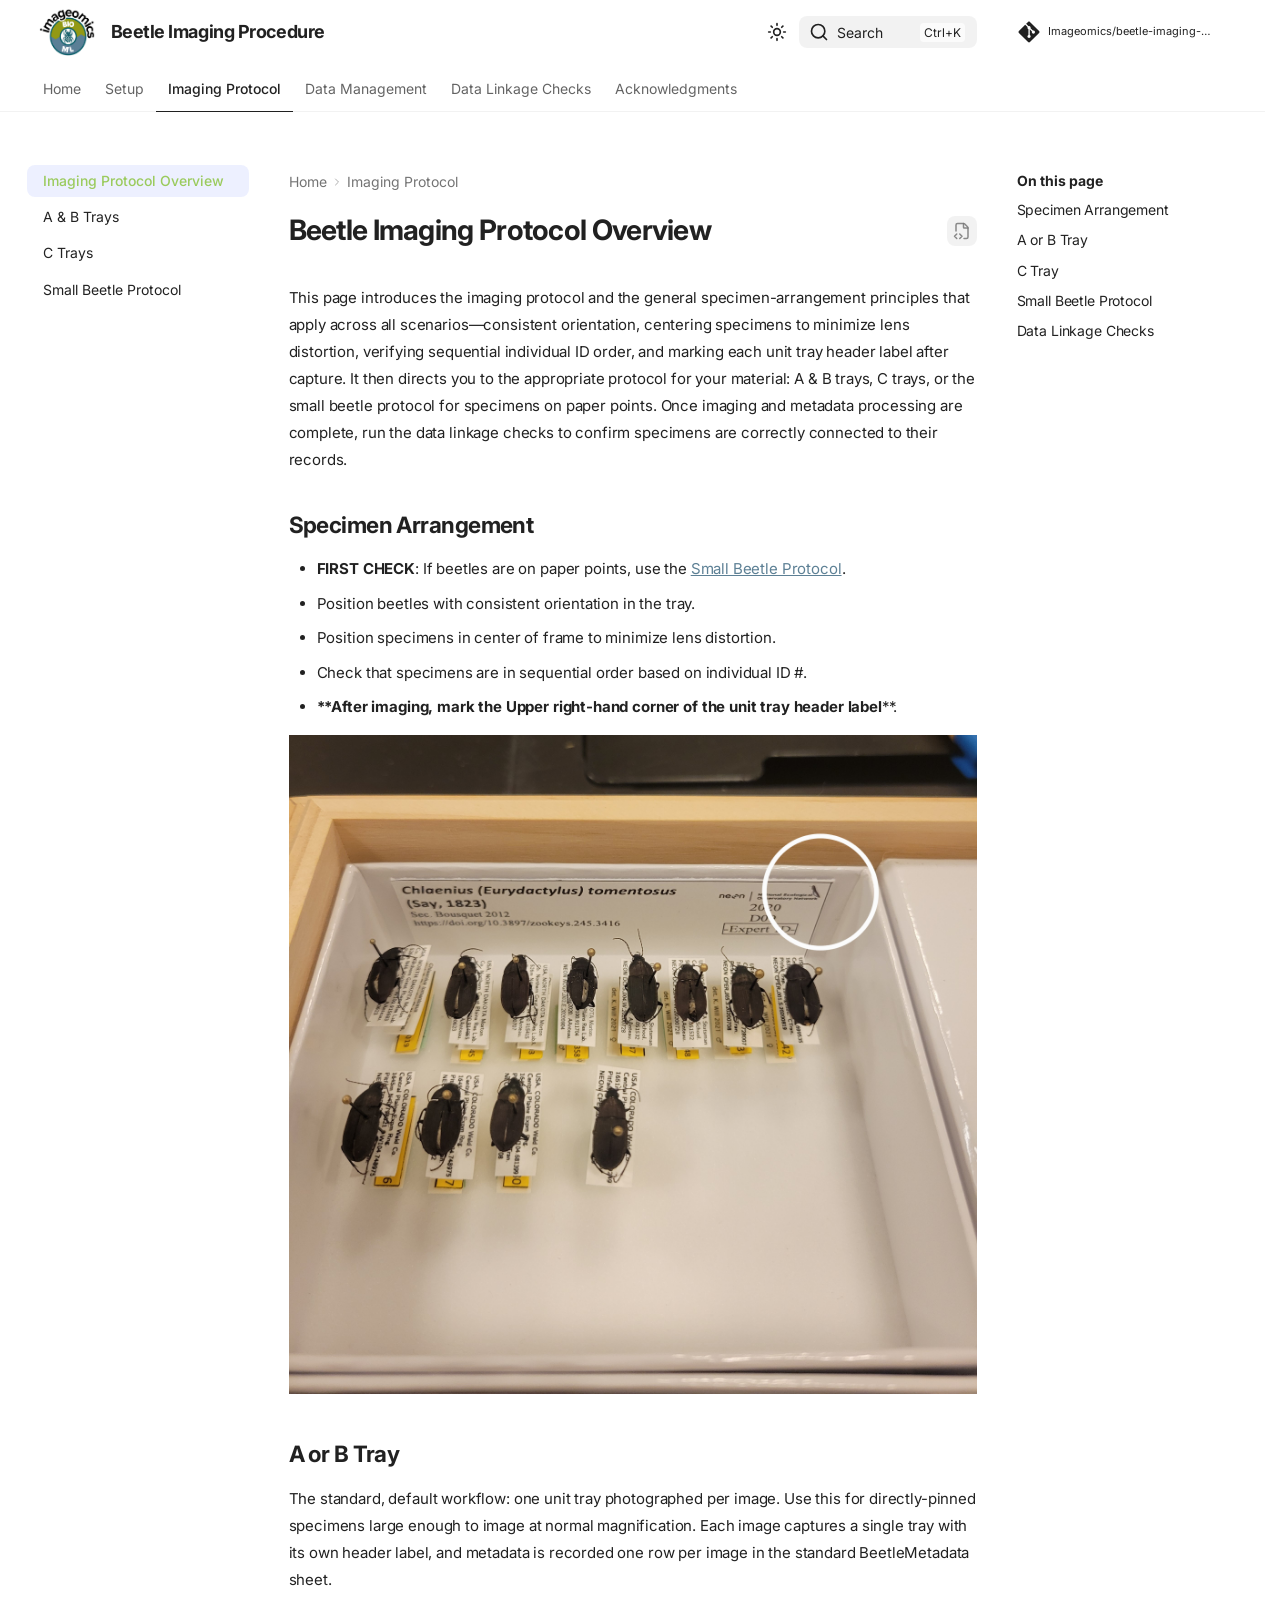
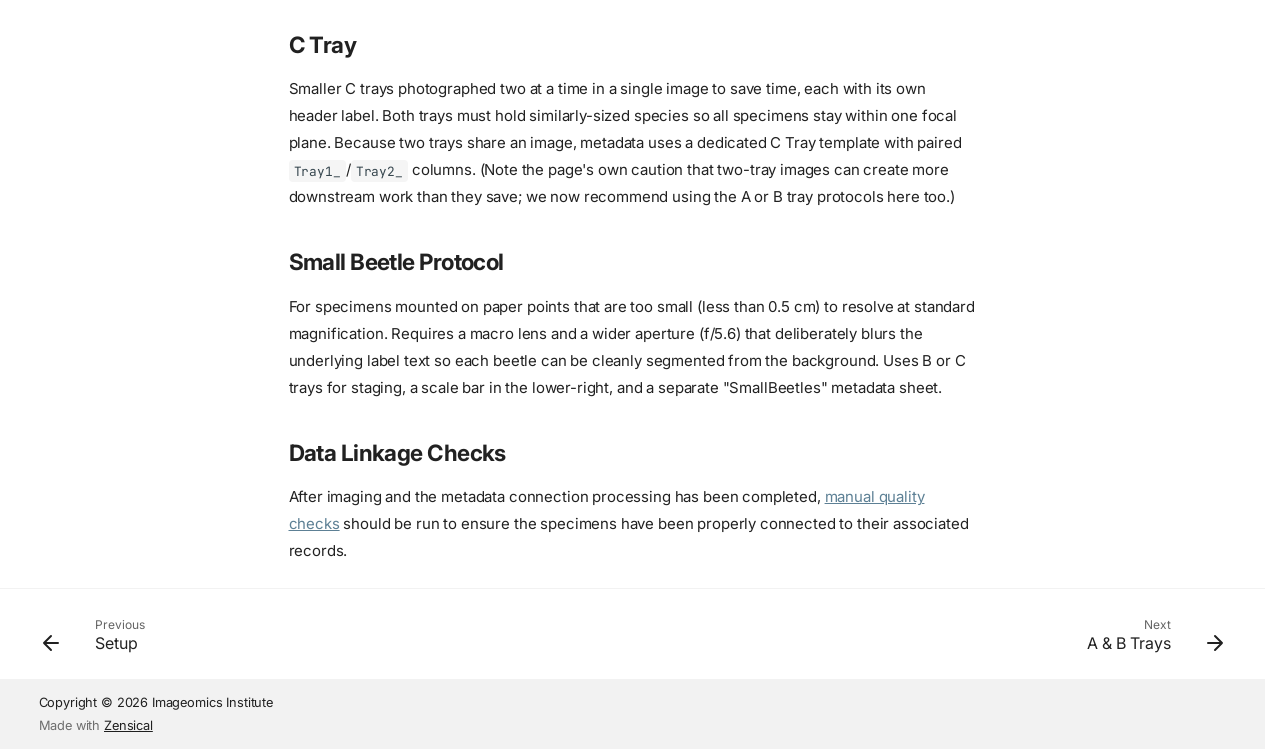
<file: imaging-protocol/protocol-overview/index.html>
<!doctype html>
<html lang="en" class="no-js">
  <head>
    
      <meta charset="utf-8">
      <meta name="viewport" content="width=device-width,initial-scale=1">
      
        <meta name="description" content="Standard Operating Procedure (SOP) for Imaging Pinned Ground Beetles at the NEON Biorepository.">
      
      
      
        <link rel="canonical" href="https://imageomics.github.io/beetle-imaging-procedure/imaging-protocol/protocol-overview/">
      
      
      
        <link rel="prev" href="../../setup/">
      
      
        <link rel="next" href="../A-B-trays/">
      
      
        
      
      
      <link rel="icon" href="../../assets/beetle-pixel.png">
      <meta name="generator" content="zensical-0.1.2">
    
    
      
        <title>Imaging Protocol Overview - Beetle Imaging Procedure</title>
      
    
    
      
        
      
      <link rel="stylesheet" href="../../assets/stylesheets/modern/main.ebb7f775.min.css">
      
        
          
        
        <link rel="stylesheet" href="../../assets/stylesheets/modern/palette.b60ce83d.min.css">
      
      


    
    
      
    
    
      
        
        
        <link rel="preconnect" href="https://fonts.gstatic.com" crossorigin>
        <link rel="stylesheet" href="https://fonts.googleapis.com/css?family=Inter:300,300i,400,400i,500,500i,700,700i%7CJetBrains+Mono:400,400i,700,700i&amp;display=fallback">
        <style>:root{--md-text-font:"Inter";--md-code-font:"JetBrains Mono"}</style>
      
    
    
      <link rel="stylesheet" href="../../stylesheets/extra.css">
    
    <script>__md_scope=new URL("../..",location),__md_scope.pathname.endsWith("/")||(__md_scope=new URL(__md_scope.pathname+"/",location)),__md_hash=e=>[...e].reduce(((e,t)=>(e<<5)-e+t.charCodeAt(0)),0),__md_get=(e,t=localStorage,_=__md_scope)=>JSON.parse(t.getItem(_.pathname+"."+e)),__md_set=(e,t,_=localStorage,a=__md_scope)=>{try{_.setItem(a.pathname+"."+e,JSON.stringify(t))}catch(e){}},document.documentElement.setAttribute("data-platform",navigator.platform)</script>
    
      

    
    
  </head>
  
  
    
    
      
    
    
    
    
    <body dir="ltr" data-md-color-scheme="default" data-md-color-primary="custom" data-md-color-accent="custom">
  
    
    <input class="md-toggle" data-md-toggle="drawer" type="checkbox" id="__drawer" autocomplete="off">
    <input class="md-toggle" data-md-toggle="search" type="checkbox" id="__search" autocomplete="off">
    <label class="md-overlay" for="__drawer" aria-hidden="true"></label>
    <div data-md-component="skip">
      <a href="#__skip" class="md-skip">
        Skip to content
      </a>
    </div>
    <div data-md-component="announce">
      
    </div>
    
    
      

  

<header class="md-header md-header--shadow md-header--lifted" data-md-component="header">
  <nav class="md-header__inner md-grid" aria-label="Header">
    <a href="../.." title="Beetle Imaging Procedure" class="md-header__button md-logo" aria-label="Beetle Imaging Procedure" data-md-component="logo">
      
  <img src="../../assets/Imageomics_logo_beetle.png" alt="Beetle Imaging Procedure">

    </a>
    <label class="md-header__button md-icon" for="__drawer">
      
      <svg xmlns="http://www.w3.org/2000/svg" fill="none" stroke="currentColor" stroke-linecap="round" stroke-linejoin="round" stroke-width="2" class="lucide lucide-menu" viewBox="0 0 24 24"><path d="M4 5h16M4 12h16M4 19h16"/></svg>
      <span class="md-visually-hidden">Navigation</span>
    </label>
    <div class="md-header__title" data-md-component="header-title">
      <div class="md-header__ellipsis">
        <div class="md-header__topic">
          <span class="md-ellipsis">
            Beetle Imaging Procedure
          </span>
        </div>
        <div class="md-header__topic" data-md-component="header-topic">
          <span class="md-ellipsis">
            
              Imaging Protocol Overview
            
          </span>
        </div>
      </div>
    </div>
    
      
        <form class="md-header__option" data-md-component="palette">
  
    
    
    
    <input class="md-option" data-md-color-media="none" data-md-color-scheme="default" data-md-color-primary="custom" data-md-color-accent="custom"  aria-label="Switch to dark mode"  type="radio" name="__palette" id="__palette_0">
    
      <label class="md-header__button md-icon" title="Switch to dark mode" for="__palette_1" hidden>
        <svg xmlns="http://www.w3.org/2000/svg" fill="none" stroke="currentColor" stroke-linecap="round" stroke-linejoin="round" stroke-width="2" class="lucide lucide-sun" viewBox="0 0 24 24"><circle cx="12" cy="12" r="4"/><path d="M12 2v2M12 20v2M4.93 4.93l1.41 1.41M17.66 17.66l1.41 1.41M2 12h2M20 12h2M6.34 17.66l-1.41 1.41M19.07 4.93l-1.41 1.41"/></svg>
      </label>
    
  
    
    
    
    <input class="md-option" data-md-color-media="none" data-md-color-scheme="slate" data-md-color-primary="custom" data-md-color-accent="custom"  aria-label="Switch to light mode"  type="radio" name="__palette" id="__palette_1">
    
      <label class="md-header__button md-icon" title="Switch to light mode" for="__palette_0" hidden>
        <svg xmlns="http://www.w3.org/2000/svg" fill="none" stroke="currentColor" stroke-linecap="round" stroke-linejoin="round" stroke-width="2" class="lucide lucide-moon" viewBox="0 0 24 24"><path d="M20.985 12.486a9 9 0 1 1-9.473-9.472c.405-.022.617.46.402.803a6 6 0 0 0 8.268 8.268c.344-.215.825-.004.803.401"/></svg>
      </label>
    
  
</form>
      
    
    
      <script>var palette=__md_get("__palette");if(palette&&palette.color){if("(prefers-color-scheme)"===palette.color.media){var media=matchMedia("(prefers-color-scheme: light)"),input=document.querySelector(media.matches?"[data-md-color-media='(prefers-color-scheme: light)']":"[data-md-color-media='(prefers-color-scheme: dark)']");palette.color.media=input.getAttribute("data-md-color-media"),palette.color.scheme=input.getAttribute("data-md-color-scheme"),palette.color.primary=input.getAttribute("data-md-color-primary"),palette.color.accent=input.getAttribute("data-md-color-accent")}for(var[key,value]of Object.entries(palette.color))document.body.setAttribute("data-md-color-"+key,value)}</script>
    
    
    
      
      
        <label class="md-header__button md-icon" for="__search">
          
          <svg xmlns="http://www.w3.org/2000/svg" fill="none" stroke="currentColor" stroke-linecap="round" stroke-linejoin="round" stroke-width="2" class="lucide lucide-search" viewBox="0 0 24 24"><path d="m21 21-4.34-4.34"/><circle cx="11" cy="11" r="8"/></svg>
          <span class="md-visually-hidden">Search</span>
        </label>
        <div class="md-search" data-md-component="search" role="dialog" aria-label="Search">
  <button type="button" class="md-search__button">
    Search
  </button>
</div>
      
    
    <div class="md-header__source">
      
        <a href="https://github.com/Imageomics/beetle-imaging-procedure" title="Go to repository" class="md-source" data-md-component="source">
  <div class="md-source__icon md-icon">
    
    <svg xmlns="http://www.w3.org/2000/svg" viewBox="0 0 448 512"><!--! Font Awesome Free 7.3.1 by @fontawesome - https://fontawesome.com License - https://fontawesome.com/license/free (Icons: CC BY 4.0, Fonts: SIL OFL 1.1, Code: MIT License) Copyright 2026 Fonticons, Inc.--><path fill="currentColor" d="M439.6 236.1 244 40.5c-5.4-5.5-12.8-8.5-20.4-8.5s-15 3-20.4 8.4L162.5 81l51.5 51.5c27.1-9.1 52.7 16.8 43.4 43.7l49.7 49.7c34.2-11.8 61.2 31 35.5 56.7-26.5 26.5-70.2-2.9-56-37.3L240.3 199v121.9c25.3 12.5 22.3 41.8 9.1 55-6.4 6.4-15.2 10.1-24.3 10.1s-17.8-3.6-24.3-10.1c-17.6-17.6-11.1-46.9 11.2-56v-123c-20.8-8.5-24.6-30.7-18.6-45L142.6 101 8.5 235.1C3 240.6 0 247.9 0 255.5s3 15 8.5 20.4l195.6 195.7c5.4 5.4 12.7 8.4 20.4 8.4s15-3 20.4-8.4l194.7-194.7c5.4-5.4 8.4-12.8 8.4-20.4s-3-15-8.4-20.4"/></svg>
  </div>
  <div class="md-source__repository">
    Imageomics/beetle-imaging-procedure
  </div>
</a>
      
    </div>
  </nav>
  
    
      
<nav class="md-tabs" aria-label="Tabs" data-md-component="tabs">
  <div class="md-grid">
    <ul class="md-tabs__list">
      
        
  
  
  
  
    <li class="md-tabs__item">
      <a href="../.." class="md-tabs__link">
        
  
  Home

      </a>
    </li>
  

      
        
  
  
  
  
    <li class="md-tabs__item">
      <a href="../../setup/" class="md-tabs__link">
        
  
  Setup

      </a>
    </li>
  

      
        
  
  
  
    
  
  
    
      
      
        
      
        
      
        
      
        
      
    
    
    
    
      <li class="md-tabs__item md-tabs__item--active">
        <a href="././" class="md-tabs__link">
          
  
  Imaging Protocol

        </a>
      </li>
    
  

      
        
  
  
  
  
    
      
      
        
      
        
      
    
    
    
    
      <li class="md-tabs__item">
        <a href="../../data-management/management-guide/" class="md-tabs__link">
          
  
  Data Management

        </a>
      </li>
    
  

      
        
  
  
  
  
    <li class="md-tabs__item">
      <a href="../../manual-checks/" class="md-tabs__link">
        
  
  Data Linkage Checks

      </a>
    </li>
  

      
        
  
  
  
  
    <li class="md-tabs__item">
      <a href="../../acknowledgments/" class="md-tabs__link">
        
  
  Acknowledgments

      </a>
    </li>
  

      
    </ul>
  </div>
</nav>
    
  
</header>
    
    <div class="md-container" data-md-component="container">
      
      
        
      
      <main class="md-main" data-md-component="main">
        <div class="md-main__inner md-grid">
          
            
              
              <div class="md-sidebar md-sidebar--primary" data-md-component="sidebar" data-md-type="navigation" >
                <div class="md-sidebar__scrollwrap">
                  <div class="md-sidebar__inner">
                    


  


<nav class="md-nav md-nav--primary md-nav--lifted" aria-label="Navigation" data-md-level="0">
  <label class="md-nav__title" for="__drawer">
    <a href="../.." title="Beetle Imaging Procedure" class="md-nav__button md-logo" aria-label="Beetle Imaging Procedure" data-md-component="logo">
      
  <img src="../../assets/Imageomics_logo_beetle.png" alt="Beetle Imaging Procedure">

    </a>
    Beetle Imaging Procedure
  </label>
  
    <div class="md-nav__source">
      <a href="https://github.com/Imageomics/beetle-imaging-procedure" title="Go to repository" class="md-source" data-md-component="source">
  <div class="md-source__icon md-icon">
    
    <svg xmlns="http://www.w3.org/2000/svg" viewBox="0 0 448 512"><!--! Font Awesome Free 7.3.1 by @fontawesome - https://fontawesome.com License - https://fontawesome.com/license/free (Icons: CC BY 4.0, Fonts: SIL OFL 1.1, Code: MIT License) Copyright 2026 Fonticons, Inc.--><path fill="currentColor" d="M439.6 236.1 244 40.5c-5.4-5.5-12.8-8.5-20.4-8.5s-15 3-20.4 8.4L162.5 81l51.5 51.5c27.1-9.1 52.7 16.8 43.4 43.7l49.7 49.7c34.2-11.8 61.2 31 35.5 56.7-26.5 26.5-70.2-2.9-56-37.3L240.3 199v121.9c25.3 12.5 22.3 41.8 9.1 55-6.4 6.4-15.2 10.1-24.3 10.1s-17.8-3.6-24.3-10.1c-17.6-17.6-11.1-46.9 11.2-56v-123c-20.8-8.5-24.6-30.7-18.6-45L142.6 101 8.5 235.1C3 240.6 0 247.9 0 255.5s3 15 8.5 20.4l195.6 195.7c5.4 5.4 12.7 8.4 20.4 8.4s15-3 20.4-8.4l194.7-194.7c5.4-5.4 8.4-12.8 8.4-20.4s-3-15-8.4-20.4"/></svg>
  </div>
  <div class="md-source__repository">
    Imageomics/beetle-imaging-procedure
  </div>
</a>
    </div>
  
  <ul class="md-nav__list" data-md-scrollfix>
    
      
      
  
  
  
  
    <li class="md-nav__item">
      <a href="../.." class="md-nav__link">
        
  
  
  <span class="md-ellipsis">
    
  
  Home

    
  </span>
  
  

      </a>
    </li>
  

    
      
      
  
  
  
  
    <li class="md-nav__item">
      <a href="../../setup/" class="md-nav__link">
        
  
  
  <span class="md-ellipsis">
    
  
  Setup

    
  </span>
  
  

      </a>
    </li>
  

    
      
      
  
  
    
  
  
  
    
    
      
        
      
        
      
        
      
        
      
    
    
    
      
        
        
      
      
        
      
    
    
    <li class="md-nav__item md-nav__item--active md-nav__item--section md-nav__item--nested">
      
        
        
        <input class="md-nav__toggle md-toggle " type="checkbox" id="__nav_3" checked>
        
          
          <label class="md-nav__link" for="__nav_3" id="__nav_3_label" tabindex="">
            
  
  
  <span class="md-ellipsis">
    
  
  Imaging Protocol

    
  </span>
  
  

            <span class="md-nav__icon md-icon"></span>
          </label>
        
        
          <nav class="md-nav" data-md-level="1" aria-labelledby="__nav_3_label" aria-expanded="true">
            <label class="md-nav__title" for="__nav_3">
              <span class="md-nav__icon md-icon"></span>
              
  
  Imaging Protocol

            </label>
            <ul class="md-nav__list" data-md-scrollfix>
              
                
                  
  
  
    
  
  
  
    <li class="md-nav__item md-nav__item--active">
      
      
      
      
        
      
      
        <label class="md-nav__link md-nav__link--active" for="__toc">
          
  
  
  <span class="md-ellipsis">
    
  
  Imaging Protocol Overview

    
  </span>
  
  

          <span class="md-nav__icon md-icon"></span>
        </label>
      
      <a href="././" class="md-nav__link md-nav__link--active">
        
  
  
  <span class="md-ellipsis">
    
  
  Imaging Protocol Overview

    
  </span>
  
  

      </a>
      
        


<nav class="md-nav md-nav--secondary" aria-label="On this page">
  
  
  
    
  
  
    <label class="md-nav__title" for="__toc">
      <span class="md-nav__icon md-icon"></span>
      On this page
    </label>
    <ul class="md-nav__list" data-md-component="toc" data-md-scrollfix>
      
        <li class="md-nav__item">
  <a href="#specimen-arrangement" class="md-nav__link">
    <span class="md-ellipsis">
      <span class="md-typeset">
        Specimen Arrangement
      </span>
    </span>
  </a>
  
</li>
      
        <li class="md-nav__item">
  <a href="#a-or-b-tray" class="md-nav__link">
    <span class="md-ellipsis">
      <span class="md-typeset">
        A or B Tray
      </span>
    </span>
  </a>
  
</li>
      
        <li class="md-nav__item">
  <a href="#c-tray" class="md-nav__link">
    <span class="md-ellipsis">
      <span class="md-typeset">
        C Tray
      </span>
    </span>
  </a>
  
</li>
      
        <li class="md-nav__item">
  <a href="#small-beetle-protocol" class="md-nav__link">
    <span class="md-ellipsis">
      <span class="md-typeset">
        Small Beetle Protocol
      </span>
    </span>
  </a>
  
</li>
      
        <li class="md-nav__item">
  <a href="#data-linkage-checks" class="md-nav__link">
    <span class="md-ellipsis">
      <span class="md-typeset">
        Data Linkage Checks
      </span>
    </span>
  </a>
  
</li>
      
    </ul>
  
</nav>
      
    </li>
  

                
              
                
                  
  
  
  
  
    <li class="md-nav__item">
      <a href="../A-B-trays/" class="md-nav__link">
        
  
  
  <span class="md-ellipsis">
    
  
  A & B Trays

    
  </span>
  
  

      </a>
    </li>
  

                
              
                
                  
  
  
  
  
    <li class="md-nav__item">
      <a href="../C-trays/" class="md-nav__link">
        
  
  
  <span class="md-ellipsis">
    
  
  C Trays

    
  </span>
  
  

      </a>
    </li>
  

                
              
                
                  
  
  
  
  
    <li class="md-nav__item">
      <a href="../small-beetle-protocol/" class="md-nav__link">
        
  
  
  <span class="md-ellipsis">
    
  
  Small Beetle Protocol

    
  </span>
  
  

      </a>
    </li>
  

                
              
            </ul>
          </nav>
        
      
    </li>
  

    
      
      
  
  
  
  
    
    
      
        
      
        
      
    
    
    
      
      
        
      
    
    
    <li class="md-nav__item md-nav__item--nested">
      
        
        
        <input class="md-nav__toggle md-toggle " type="checkbox" id="__nav_4" >
        
          
          <label class="md-nav__link" for="__nav_4" id="__nav_4_label" tabindex="0">
            
  
  
  <span class="md-ellipsis">
    
  
  Data Management

    
  </span>
  
  

            <span class="md-nav__icon md-icon"></span>
          </label>
        
        
          <nav class="md-nav" data-md-level="1" aria-labelledby="__nav_4_label" aria-expanded="false">
            <label class="md-nav__title" for="__nav_4">
              <span class="md-nav__icon md-icon"></span>
              
  
  Data Management

            </label>
            <ul class="md-nav__list" data-md-scrollfix>
              
                
                  
  
  
  
  
    <li class="md-nav__item">
      <a href="../../data-management/management-guide/" class="md-nav__link">
        
  
  
  <span class="md-ellipsis">
    
  
  Data Management Guide

    
  </span>
  
  

      </a>
    </li>
  

                
              
                
                  
  
  
  
  
    <li class="md-nav__item">
      <a href="../../data-management/daily-backup/" class="md-nav__link">
        
  
  
  <span class="md-ellipsis">
    
  
  Daily Backup

    
  </span>
  
  

      </a>
    </li>
  

                
              
            </ul>
          </nav>
        
      
    </li>
  

    
      
      
  
  
  
  
    <li class="md-nav__item">
      <a href="../../manual-checks/" class="md-nav__link">
        
  
  
  <span class="md-ellipsis">
    
  
  Data Linkage Checks

    
  </span>
  
  

      </a>
    </li>
  

    
      
      
  
  
  
  
    <li class="md-nav__item">
      <a href="../../acknowledgments/" class="md-nav__link">
        
  
  
  <span class="md-ellipsis">
    
  
  Acknowledgments

    
  </span>
  
  

      </a>
    </li>
  

    
  </ul>
</nav>
                  </div>
                </div>
              </div>
            
            
              
              <div class="md-sidebar md-sidebar--secondary" data-md-component="sidebar" data-md-type="toc" >
                <div class="md-sidebar__scrollwrap">
                  
                    
                    
                    
                      
                    
                    
                      <input class="md-nav__toggle md-toggle" type="checkbox" id="__toc">
                      <div class="md-sidebar-button__wrapper">
                        <label class="md-sidebar-button" for="__toc"></label>
                      </div>
                    
                  
                  <div class="md-sidebar__inner">
                    


<nav class="md-nav md-nav--secondary" aria-label="On this page">
  
  
  
    
  
  
    <label class="md-nav__title" for="__toc">
      <span class="md-nav__icon md-icon"></span>
      On this page
    </label>
    <ul class="md-nav__list" data-md-component="toc" data-md-scrollfix>
      
        <li class="md-nav__item">
  <a href="#specimen-arrangement" class="md-nav__link">
    <span class="md-ellipsis">
      <span class="md-typeset">
        Specimen Arrangement
      </span>
    </span>
  </a>
  
</li>
      
        <li class="md-nav__item">
  <a href="#a-or-b-tray" class="md-nav__link">
    <span class="md-ellipsis">
      <span class="md-typeset">
        A or B Tray
      </span>
    </span>
  </a>
  
</li>
      
        <li class="md-nav__item">
  <a href="#c-tray" class="md-nav__link">
    <span class="md-ellipsis">
      <span class="md-typeset">
        C Tray
      </span>
    </span>
  </a>
  
</li>
      
        <li class="md-nav__item">
  <a href="#small-beetle-protocol" class="md-nav__link">
    <span class="md-ellipsis">
      <span class="md-typeset">
        Small Beetle Protocol
      </span>
    </span>
  </a>
  
</li>
      
        <li class="md-nav__item">
  <a href="#data-linkage-checks" class="md-nav__link">
    <span class="md-ellipsis">
      <span class="md-typeset">
        Data Linkage Checks
      </span>
    </span>
  </a>
  
</li>
      
    </ul>
  
</nav>
                  </div>
                </div>
              </div>
            
          
          
            <div class="md-content" data-md-component="content">
              
                



  


  <nav class="md-path" aria-label="Navigation" >
    <ol class="md-path__list">
      
        
  
  
    <li class="md-path__item">
      <a href="../.." class="md-path__link">
        
  
  <span class="md-ellipsis">
    Home
  </span>

      </a>
    </li>
  

      
      
        
  
  
    
    
      
        
      
        
      
        
      
        
      
    
    
    
    
      <li class="md-path__item">
        <a href="././" class="md-path__link">
          
  
  <span class="md-ellipsis">
    Imaging Protocol
  </span>

        </a>
      </li>
    
  

      
    </ol>
  </nav>

              
              <article class="md-content__inner md-typeset">
                <a id="__skip" tabindex="-1"></a>
                
                  

  
  
    
      
    
    <a href="https://github.com/Imageomics/beetle-imaging-procedure/raw/master/docs/imaging-protocol/protocol-overview.md" title="View source of this page" class="md-content__button md-icon">
      
      <svg xmlns="http://www.w3.org/2000/svg" fill="none" stroke="currentColor" stroke-linecap="round" stroke-linejoin="round" stroke-width="2" class="lucide lucide-file-code-2" viewBox="0 0 24 24"><path d="M4 12.15V4a2 2 0 0 1 2-2h8a2.4 2.4 0 0 1 1.706.706l3.588 3.588A2.4 2.4 0 0 1 20 8v12a2 2 0 0 1-2 2h-3.35"/><path d="M14 2v5a1 1 0 0 0 1 1h5M5 16l-3 3 3 3M9 22l3-3-3-3"/></svg>
    </a>
  


<h1 id="beetle-imaging-protocol-overview">Beetle Imaging Protocol Overview<a class="headerlink" href="#beetle-imaging-protocol-overview" title="Permanent link">&para;</a></h1>
<p>This page introduces the imaging protocol and the general specimen-arrangement principles that apply across all scenarios—consistent orientation, centering specimens to minimize lens distortion, verifying sequential individual ID order, and marking each unit tray header label after capture. It then directs you to the appropriate protocol for your material: A &amp; B trays, C trays, or the small beetle protocol for specimens on paper points. Once imaging and metadata processing are complete, run the data linkage checks to confirm specimens are correctly connected to their records.</p>
<h2 id="specimen-arrangement">Specimen Arrangement<a class="headerlink" href="#specimen-arrangement" title="Permanent link">&para;</a></h2>
<ul>
<li><strong>FIRST CHECK</strong>: If beetles are on paper points, use the <a href="../small-beetle-protocol/">Small Beetle Protocol</a>.</li>
<li>Position beetles with consistent orientation in the tray.</li>
<li>Position specimens in center of frame to minimize lens distortion.</li>
<li>Check that specimens are in sequential order based on individual ID #.</li>
<li><strong>**After imaging, mark the Upper right-hand corner of the unit tray header label</strong>**.</li>
</ul>
<p><img alt="Circle around a dark diagonal line written on the upper right corner of a unit tray label, with pinned beetle specimens arranged in rows in a lab tray on a workbench; the line doesn't cover any printed text." loading="lazy" src="../../assets/reference-photos/Mark.jpg" /></p>
<h2 id="a-or-b-tray">A or B Tray<a class="headerlink" href="#a-or-b-tray" title="Permanent link">&para;</a></h2>
<p>The standard, default workflow: one unit tray photographed per image. Use this for directly-pinned specimens large enough to image at normal magnification. Each image captures a single tray with its own header label, and metadata is recorded one row per image in the standard BeetleMetadata sheet.</p>
<h2 id="c-tray">C Tray<a class="headerlink" href="#c-tray" title="Permanent link">&para;</a></h2>
<p>Smaller C trays photographed two at a time in a single image to save time, each with its own header label. Both trays must hold similarly-sized species so all specimens stay within one focal plane. Because two trays share an image, metadata uses a dedicated C Tray template with paired <code>Tray1_</code>/<code>Tray2_</code> columns. (Note the page's own caution that two-tray images can create more downstream work than they save; we now recommend using the A or B tray protocols here too.)</p>
<h2 id="small-beetle-protocol">Small Beetle Protocol<a class="headerlink" href="#small-beetle-protocol" title="Permanent link">&para;</a></h2>
<p>For specimens mounted on paper points that are too small (less than 0.5 cm) to resolve at standard magnification. Requires a macro lens and a wider aperture (f/5.6) that deliberately blurs the underlying label text so each beetle can be cleanly segmented from the background. Uses B or C trays for staging, a scale bar in the lower-right, and a separate "SmallBeetles" metadata sheet.</p>
<h2 id="data-linkage-checks">Data Linkage Checks<a class="headerlink" href="#data-linkage-checks" title="Permanent link">&para;</a></h2>
<p>After imaging and the metadata connection processing has been completed, <a href="../../manual-checks/">manual quality checks</a> should be run to ensure the specimens have been properly connected to their associated records.</p>














                
              </article>
            </div>
          
          
  <script>var tabs=__md_get("__tabs");if(Array.isArray(tabs))e:for(var set of document.querySelectorAll(".tabbed-set")){var labels=set.querySelector(".tabbed-labels");for(var tab of tabs)for(var label of labels.getElementsByTagName("label"))if(label.innerText.trim()===tab){var input=document.getElementById(label.htmlFor);input.checked=!0;continue e}}</script>

<script>var target=document.getElementById(location.hash.slice(1));target&&target.name&&(target.checked=target.name.startsWith("__tabbed_"))</script>
        </div>
        
          <button type="button" class="md-top md-icon" data-md-component="top" hidden>
  
  <svg xmlns="http://www.w3.org/2000/svg" fill="none" stroke="currentColor" stroke-linecap="round" stroke-linejoin="round" stroke-width="2" class="lucide lucide-circle-arrow-up" viewBox="0 0 24 24"><circle cx="12" cy="12" r="10"/><path d="m16 12-4-4-4 4M12 16V8"/></svg>
  Back to top
</button>
        
      </main>
      
        <footer class="md-footer">
  
    
      
      <nav class="md-footer__inner md-grid" aria-label="Footer" >
        
          
          <a href="../../setup/" class="md-footer__link md-footer__link--prev" aria-label="Previous: Setup">
            <div class="md-footer__button md-icon">
              
              <svg xmlns="http://www.w3.org/2000/svg" fill="none" stroke="currentColor" stroke-linecap="round" stroke-linejoin="round" stroke-width="2" class="lucide lucide-arrow-left" viewBox="0 0 24 24"><path d="m12 19-7-7 7-7M19 12H5"/></svg>
            </div>
            <div class="md-footer__title">
              <span class="md-footer__direction">
                Previous
              </span>
              <div class="md-ellipsis">
                Setup
              </div>
            </div>
          </a>
        
        
          
          <a href="../A-B-trays/" class="md-footer__link md-footer__link--next" aria-label="Next: A &amp; B Trays">
            <div class="md-footer__title">
              <span class="md-footer__direction">
                Next
              </span>
              <div class="md-ellipsis">
                A & B Trays
              </div>
            </div>
            <div class="md-footer__button md-icon">
              
              <svg xmlns="http://www.w3.org/2000/svg" fill="none" stroke="currentColor" stroke-linecap="round" stroke-linejoin="round" stroke-width="2" class="lucide lucide-arrow-right" viewBox="0 0 24 24"><path d="M5 12h14M12 5l7 7-7 7"/></svg>
            </div>
          </a>
        
      </nav>
    
  
  <div class="md-footer-meta md-typeset">
    <div class="md-footer-meta__inner md-grid">
      <div class="md-copyright">
  
    <div class="md-copyright__highlight">
      Copyright &copy; 2026 Imageomics Institute
    </div>
  
  
    Made with
    <a href="https://zensical.org/" target="_blank" rel="noopener">
      Zensical
    </a>
  
</div>
      
    </div>
  </div>
</footer>
      
    </div>
    <div class="md-dialog" data-md-component="dialog" role="status" aria-atomic="true">
      <div class="md-dialog__inner md-typeset"></div>
    </div>
    
    
    
      
      
      
      
        
        
      <script id="__config" type="application/json">{"annotate":null,"base":"../..","features":["content.action.view","content.code.annotate","content.code.copy","content.footnote.tooltips","content.tabs.link","content.tooltips","navigation.footer","navigation.indexes","navigation.instant","navigation.instant.prefetch","navigation.path","navigation.sections","navigation.tabs","navigation.tabs.sticky","navigation.top","navigation.tracking","search.highlight"],"redirect":null,"search":"../../assets/javascripts/workers/search.719e0d91.min.js","tags":null,"translations":{"clipboard.copied":"Copied to clipboard","clipboard.copy":"Copy to clipboard","clipboard.error":"Could not copy to clipboard","search.result.more.one":"1 more on this page","search.result.more.other":"# more on this page","search.result.none":"No matching documents","search.result.one":"1 matching document","search.result.other":"# matching documents","search.result.placeholder":"Type to start searching","search.result.term.missing":"Missing","select.version":"Select version"},"version":null}</script>
    
    
      <script src="../../assets/javascripts/bundle.3cb411a8.min.js"></script>
      
    
  </body>
</html>
</file>
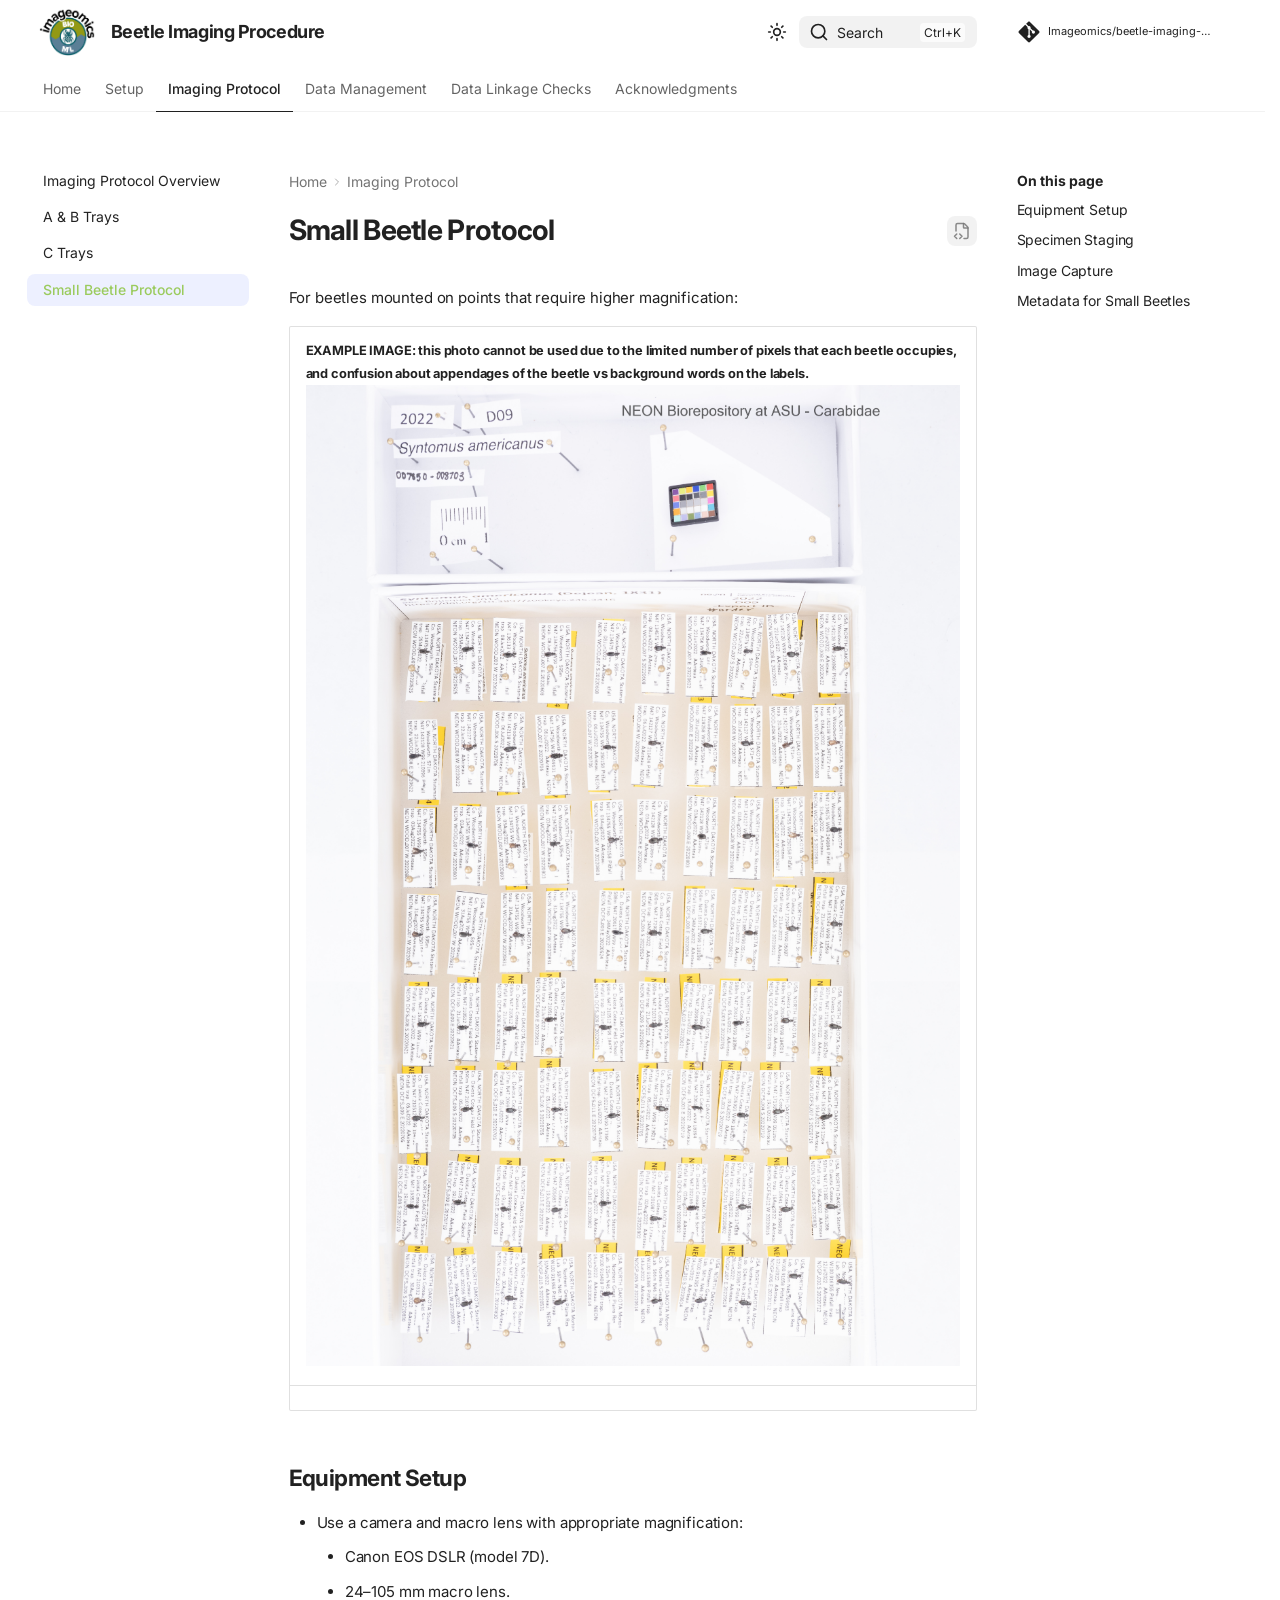
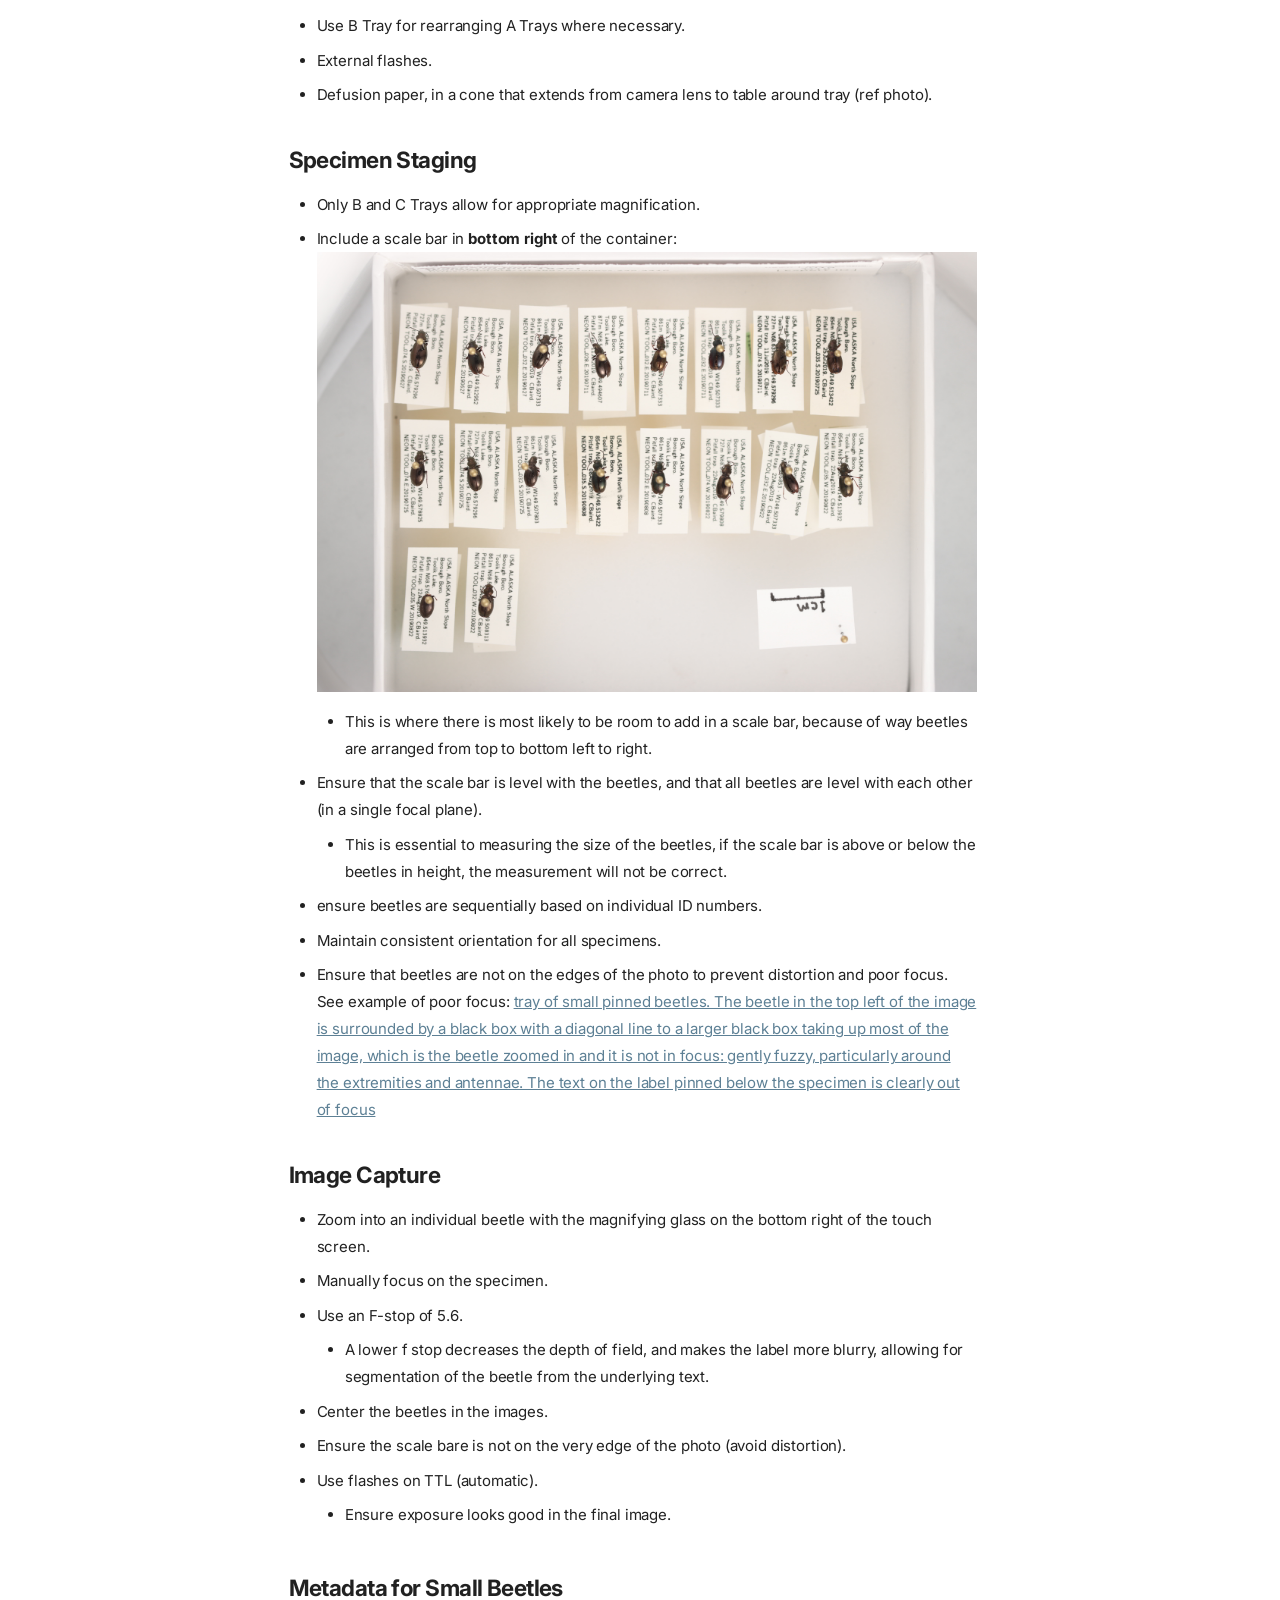
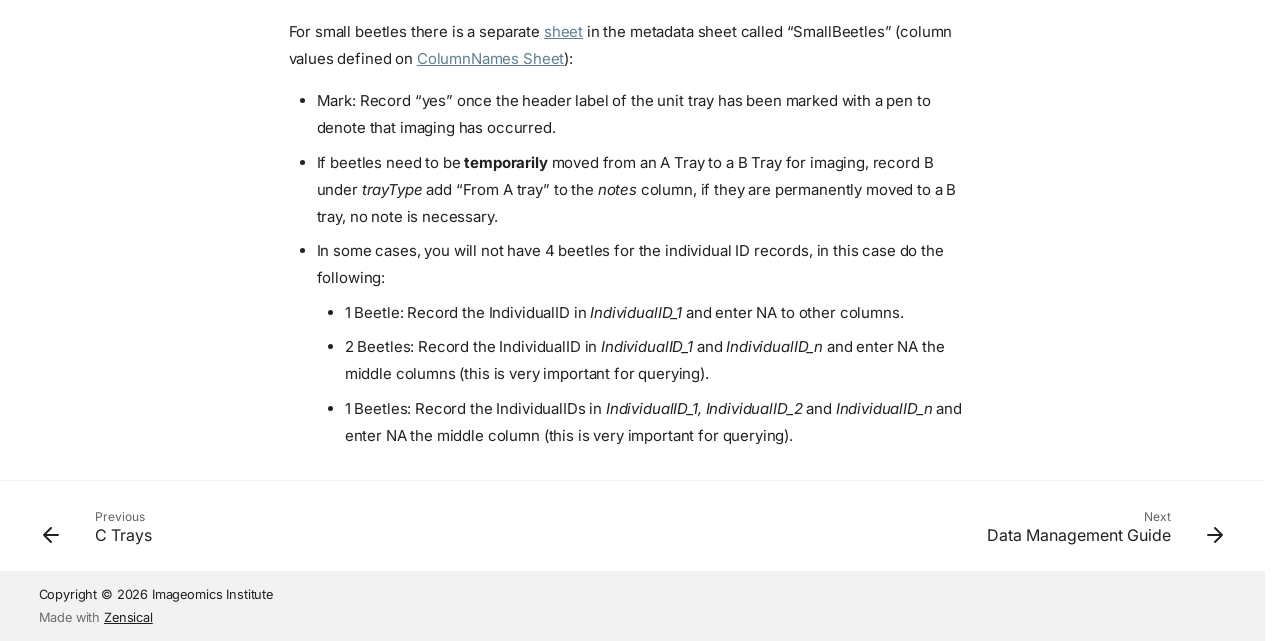
<file: imaging-protocol/small-beetle-protocol/index.html>
<!doctype html>
<html lang="en" class="no-js">
  <head>
    
      <meta charset="utf-8">
      <meta name="viewport" content="width=device-width,initial-scale=1">
      
        <meta name="description" content="Standard Operating Procedure (SOP) for Imaging Pinned Ground Beetles at the NEON Biorepository.">
      
      
      
        <link rel="canonical" href="https://imageomics.github.io/beetle-imaging-procedure/imaging-protocol/small-beetle-protocol/">
      
      
      
        <link rel="prev" href="../C-trays/">
      
      
        <link rel="next" href="../../data-management/management-guide/">
      
      
        
      
      
      <link rel="icon" href="../../assets/beetle-pixel.png">
      <meta name="generator" content="zensical-0.1.2">
    
    
      
        <title>Small Beetle Protocol - Beetle Imaging Procedure</title>
      
    
    
      
        
      
      <link rel="stylesheet" href="../../assets/stylesheets/modern/main.ebb7f775.min.css">
      
        
          
        
        <link rel="stylesheet" href="../../assets/stylesheets/modern/palette.b60ce83d.min.css">
      
      


    
    
      
    
    
      
        
        
        <link rel="preconnect" href="https://fonts.gstatic.com" crossorigin>
        <link rel="stylesheet" href="https://fonts.googleapis.com/css?family=Inter:300,300i,400,400i,500,500i,700,700i%7CJetBrains+Mono:400,400i,700,700i&amp;display=fallback">
        <style>:root{--md-text-font:"Inter";--md-code-font:"JetBrains Mono"}</style>
      
    
    
      <link rel="stylesheet" href="../../stylesheets/extra.css">
    
    <script>__md_scope=new URL("../..",location),__md_scope.pathname.endsWith("/")||(__md_scope=new URL(__md_scope.pathname+"/",location)),__md_hash=e=>[...e].reduce(((e,t)=>(e<<5)-e+t.charCodeAt(0)),0),__md_get=(e,t=localStorage,_=__md_scope)=>JSON.parse(t.getItem(_.pathname+"."+e)),__md_set=(e,t,_=localStorage,a=__md_scope)=>{try{_.setItem(a.pathname+"."+e,JSON.stringify(t))}catch(e){}},document.documentElement.setAttribute("data-platform",navigator.platform)</script>
    
      

    
    
  </head>
  
  
    
    
      
    
    
    
    
    <body dir="ltr" data-md-color-scheme="default" data-md-color-primary="custom" data-md-color-accent="custom">
  
    
    <input class="md-toggle" data-md-toggle="drawer" type="checkbox" id="__drawer" autocomplete="off">
    <input class="md-toggle" data-md-toggle="search" type="checkbox" id="__search" autocomplete="off">
    <label class="md-overlay" for="__drawer" aria-hidden="true"></label>
    <div data-md-component="skip">
      <a href="#__skip" class="md-skip">
        Skip to content
      </a>
    </div>
    <div data-md-component="announce">
      
    </div>
    
    
      

  

<header class="md-header md-header--shadow md-header--lifted" data-md-component="header">
  <nav class="md-header__inner md-grid" aria-label="Header">
    <a href="../.." title="Beetle Imaging Procedure" class="md-header__button md-logo" aria-label="Beetle Imaging Procedure" data-md-component="logo">
      
  <img src="../../assets/Imageomics_logo_beetle.png" alt="Beetle Imaging Procedure">

    </a>
    <label class="md-header__button md-icon" for="__drawer">
      
      <svg xmlns="http://www.w3.org/2000/svg" fill="none" stroke="currentColor" stroke-linecap="round" stroke-linejoin="round" stroke-width="2" class="lucide lucide-menu" viewBox="0 0 24 24"><path d="M4 5h16M4 12h16M4 19h16"/></svg>
      <span class="md-visually-hidden">Navigation</span>
    </label>
    <div class="md-header__title" data-md-component="header-title">
      <div class="md-header__ellipsis">
        <div class="md-header__topic">
          <span class="md-ellipsis">
            Beetle Imaging Procedure
          </span>
        </div>
        <div class="md-header__topic" data-md-component="header-topic">
          <span class="md-ellipsis">
            
              Small Beetle Protocol
            
          </span>
        </div>
      </div>
    </div>
    
      
        <form class="md-header__option" data-md-component="palette">
  
    
    
    
    <input class="md-option" data-md-color-media="none" data-md-color-scheme="default" data-md-color-primary="custom" data-md-color-accent="custom"  aria-label="Switch to dark mode"  type="radio" name="__palette" id="__palette_0">
    
      <label class="md-header__button md-icon" title="Switch to dark mode" for="__palette_1" hidden>
        <svg xmlns="http://www.w3.org/2000/svg" fill="none" stroke="currentColor" stroke-linecap="round" stroke-linejoin="round" stroke-width="2" class="lucide lucide-sun" viewBox="0 0 24 24"><circle cx="12" cy="12" r="4"/><path d="M12 2v2M12 20v2M4.93 4.93l1.41 1.41M17.66 17.66l1.41 1.41M2 12h2M20 12h2M6.34 17.66l-1.41 1.41M19.07 4.93l-1.41 1.41"/></svg>
      </label>
    
  
    
    
    
    <input class="md-option" data-md-color-media="none" data-md-color-scheme="slate" data-md-color-primary="custom" data-md-color-accent="custom"  aria-label="Switch to light mode"  type="radio" name="__palette" id="__palette_1">
    
      <label class="md-header__button md-icon" title="Switch to light mode" for="__palette_0" hidden>
        <svg xmlns="http://www.w3.org/2000/svg" fill="none" stroke="currentColor" stroke-linecap="round" stroke-linejoin="round" stroke-width="2" class="lucide lucide-moon" viewBox="0 0 24 24"><path d="M20.985 12.486a9 9 0 1 1-9.473-9.472c.405-.022.617.46.402.803a6 6 0 0 0 8.268 8.268c.344-.215.825-.004.803.401"/></svg>
      </label>
    
  
</form>
      
    
    
      <script>var palette=__md_get("__palette");if(palette&&palette.color){if("(prefers-color-scheme)"===palette.color.media){var media=matchMedia("(prefers-color-scheme: light)"),input=document.querySelector(media.matches?"[data-md-color-media='(prefers-color-scheme: light)']":"[data-md-color-media='(prefers-color-scheme: dark)']");palette.color.media=input.getAttribute("data-md-color-media"),palette.color.scheme=input.getAttribute("data-md-color-scheme"),palette.color.primary=input.getAttribute("data-md-color-primary"),palette.color.accent=input.getAttribute("data-md-color-accent")}for(var[key,value]of Object.entries(palette.color))document.body.setAttribute("data-md-color-"+key,value)}</script>
    
    
    
      
      
        <label class="md-header__button md-icon" for="__search">
          
          <svg xmlns="http://www.w3.org/2000/svg" fill="none" stroke="currentColor" stroke-linecap="round" stroke-linejoin="round" stroke-width="2" class="lucide lucide-search" viewBox="0 0 24 24"><path d="m21 21-4.34-4.34"/><circle cx="11" cy="11" r="8"/></svg>
          <span class="md-visually-hidden">Search</span>
        </label>
        <div class="md-search" data-md-component="search" role="dialog" aria-label="Search">
  <button type="button" class="md-search__button">
    Search
  </button>
</div>
      
    
    <div class="md-header__source">
      
        <a href="https://github.com/Imageomics/beetle-imaging-procedure" title="Go to repository" class="md-source" data-md-component="source">
  <div class="md-source__icon md-icon">
    
    <svg xmlns="http://www.w3.org/2000/svg" viewBox="0 0 448 512"><!--! Font Awesome Free 7.3.1 by @fontawesome - https://fontawesome.com License - https://fontawesome.com/license/free (Icons: CC BY 4.0, Fonts: SIL OFL 1.1, Code: MIT License) Copyright 2026 Fonticons, Inc.--><path fill="currentColor" d="M439.6 236.1 244 40.5c-5.4-5.5-12.8-8.5-20.4-8.5s-15 3-20.4 8.4L162.5 81l51.5 51.5c27.1-9.1 52.7 16.8 43.4 43.7l49.7 49.7c34.2-11.8 61.2 31 35.5 56.7-26.5 26.5-70.2-2.9-56-37.3L240.3 199v121.9c25.3 12.5 22.3 41.8 9.1 55-6.4 6.4-15.2 10.1-24.3 10.1s-17.8-3.6-24.3-10.1c-17.6-17.6-11.1-46.9 11.2-56v-123c-20.8-8.5-24.6-30.7-18.6-45L142.6 101 8.5 235.1C3 240.6 0 247.9 0 255.5s3 15 8.5 20.4l195.6 195.7c5.4 5.4 12.7 8.4 20.4 8.4s15-3 20.4-8.4l194.7-194.7c5.4-5.4 8.4-12.8 8.4-20.4s-3-15-8.4-20.4"/></svg>
  </div>
  <div class="md-source__repository">
    Imageomics/beetle-imaging-procedure
  </div>
</a>
      
    </div>
  </nav>
  
    
      
<nav class="md-tabs" aria-label="Tabs" data-md-component="tabs">
  <div class="md-grid">
    <ul class="md-tabs__list">
      
        
  
  
  
  
    <li class="md-tabs__item">
      <a href="../.." class="md-tabs__link">
        
  
  Home

      </a>
    </li>
  

      
        
  
  
  
  
    <li class="md-tabs__item">
      <a href="../../setup/" class="md-tabs__link">
        
  
  Setup

      </a>
    </li>
  

      
        
  
  
  
    
  
  
    
      
      
        
      
        
      
        
      
        
      
    
    
    
    
      <li class="md-tabs__item md-tabs__item--active">
        <a href="../protocol-overview/" class="md-tabs__link">
          
  
  Imaging Protocol

        </a>
      </li>
    
  

      
        
  
  
  
  
    
      
      
        
      
        
      
    
    
    
    
      <li class="md-tabs__item">
        <a href="../../data-management/management-guide/" class="md-tabs__link">
          
  
  Data Management

        </a>
      </li>
    
  

      
        
  
  
  
  
    <li class="md-tabs__item">
      <a href="../../manual-checks/" class="md-tabs__link">
        
  
  Data Linkage Checks

      </a>
    </li>
  

      
        
  
  
  
  
    <li class="md-tabs__item">
      <a href="../../acknowledgments/" class="md-tabs__link">
        
  
  Acknowledgments

      </a>
    </li>
  

      
    </ul>
  </div>
</nav>
    
  
</header>
    
    <div class="md-container" data-md-component="container">
      
      
        
      
      <main class="md-main" data-md-component="main">
        <div class="md-main__inner md-grid">
          
            
              
              <div class="md-sidebar md-sidebar--primary" data-md-component="sidebar" data-md-type="navigation" >
                <div class="md-sidebar__scrollwrap">
                  <div class="md-sidebar__inner">
                    


  


<nav class="md-nav md-nav--primary md-nav--lifted" aria-label="Navigation" data-md-level="0">
  <label class="md-nav__title" for="__drawer">
    <a href="../.." title="Beetle Imaging Procedure" class="md-nav__button md-logo" aria-label="Beetle Imaging Procedure" data-md-component="logo">
      
  <img src="../../assets/Imageomics_logo_beetle.png" alt="Beetle Imaging Procedure">

    </a>
    Beetle Imaging Procedure
  </label>
  
    <div class="md-nav__source">
      <a href="https://github.com/Imageomics/beetle-imaging-procedure" title="Go to repository" class="md-source" data-md-component="source">
  <div class="md-source__icon md-icon">
    
    <svg xmlns="http://www.w3.org/2000/svg" viewBox="0 0 448 512"><!--! Font Awesome Free 7.3.1 by @fontawesome - https://fontawesome.com License - https://fontawesome.com/license/free (Icons: CC BY 4.0, Fonts: SIL OFL 1.1, Code: MIT License) Copyright 2026 Fonticons, Inc.--><path fill="currentColor" d="M439.6 236.1 244 40.5c-5.4-5.5-12.8-8.5-20.4-8.5s-15 3-20.4 8.4L162.5 81l51.5 51.5c27.1-9.1 52.7 16.8 43.4 43.7l49.7 49.7c34.2-11.8 61.2 31 35.5 56.7-26.5 26.5-70.2-2.9-56-37.3L240.3 199v121.9c25.3 12.5 22.3 41.8 9.1 55-6.4 6.4-15.2 10.1-24.3 10.1s-17.8-3.6-24.3-10.1c-17.6-17.6-11.1-46.9 11.2-56v-123c-20.8-8.5-24.6-30.7-18.6-45L142.6 101 8.5 235.1C3 240.6 0 247.9 0 255.5s3 15 8.5 20.4l195.6 195.7c5.4 5.4 12.7 8.4 20.4 8.4s15-3 20.4-8.4l194.7-194.7c5.4-5.4 8.4-12.8 8.4-20.4s-3-15-8.4-20.4"/></svg>
  </div>
  <div class="md-source__repository">
    Imageomics/beetle-imaging-procedure
  </div>
</a>
    </div>
  
  <ul class="md-nav__list" data-md-scrollfix>
    
      
      
  
  
  
  
    <li class="md-nav__item">
      <a href="../.." class="md-nav__link">
        
  
  
  <span class="md-ellipsis">
    
  
  Home

    
  </span>
  
  

      </a>
    </li>
  

    
      
      
  
  
  
  
    <li class="md-nav__item">
      <a href="../../setup/" class="md-nav__link">
        
  
  
  <span class="md-ellipsis">
    
  
  Setup

    
  </span>
  
  

      </a>
    </li>
  

    
      
      
  
  
    
  
  
  
    
    
      
        
      
        
      
        
      
        
      
    
    
    
      
        
        
      
      
        
      
    
    
    <li class="md-nav__item md-nav__item--active md-nav__item--section md-nav__item--nested">
      
        
        
        <input class="md-nav__toggle md-toggle " type="checkbox" id="__nav_3" checked>
        
          
          <label class="md-nav__link" for="__nav_3" id="__nav_3_label" tabindex="">
            
  
  
  <span class="md-ellipsis">
    
  
  Imaging Protocol

    
  </span>
  
  

            <span class="md-nav__icon md-icon"></span>
          </label>
        
        
          <nav class="md-nav" data-md-level="1" aria-labelledby="__nav_3_label" aria-expanded="true">
            <label class="md-nav__title" for="__nav_3">
              <span class="md-nav__icon md-icon"></span>
              
  
  Imaging Protocol

            </label>
            <ul class="md-nav__list" data-md-scrollfix>
              
                
                  
  
  
  
  
    <li class="md-nav__item">
      <a href="../protocol-overview/" class="md-nav__link">
        
  
  
  <span class="md-ellipsis">
    
  
  Imaging Protocol Overview

    
  </span>
  
  

      </a>
    </li>
  

                
              
                
                  
  
  
  
  
    <li class="md-nav__item">
      <a href="../A-B-trays/" class="md-nav__link">
        
  
  
  <span class="md-ellipsis">
    
  
  A & B Trays

    
  </span>
  
  

      </a>
    </li>
  

                
              
                
                  
  
  
  
  
    <li class="md-nav__item">
      <a href="../C-trays/" class="md-nav__link">
        
  
  
  <span class="md-ellipsis">
    
  
  C Trays

    
  </span>
  
  

      </a>
    </li>
  

                
              
                
                  
  
  
    
  
  
  
    <li class="md-nav__item md-nav__item--active">
      
      
      
      
        
      
      
        <label class="md-nav__link md-nav__link--active" for="__toc">
          
  
  
  <span class="md-ellipsis">
    
  
  Small Beetle Protocol

    
  </span>
  
  

          <span class="md-nav__icon md-icon"></span>
        </label>
      
      <a href="././" class="md-nav__link md-nav__link--active">
        
  
  
  <span class="md-ellipsis">
    
  
  Small Beetle Protocol

    
  </span>
  
  

      </a>
      
        


<nav class="md-nav md-nav--secondary" aria-label="On this page">
  
  
  
    
  
  
    <label class="md-nav__title" for="__toc">
      <span class="md-nav__icon md-icon"></span>
      On this page
    </label>
    <ul class="md-nav__list" data-md-component="toc" data-md-scrollfix>
      
        <li class="md-nav__item">
  <a href="#equipment-setup" class="md-nav__link">
    <span class="md-ellipsis">
      <span class="md-typeset">
        Equipment Setup
      </span>
    </span>
  </a>
  
</li>
      
        <li class="md-nav__item">
  <a href="#specimen-staging" class="md-nav__link">
    <span class="md-ellipsis">
      <span class="md-typeset">
        Specimen Staging
      </span>
    </span>
  </a>
  
</li>
      
        <li class="md-nav__item">
  <a href="#image-capture" class="md-nav__link">
    <span class="md-ellipsis">
      <span class="md-typeset">
        Image Capture
      </span>
    </span>
  </a>
  
</li>
      
        <li class="md-nav__item">
  <a href="#metadata-for-small-beetles" class="md-nav__link">
    <span class="md-ellipsis">
      <span class="md-typeset">
        Metadata for Small Beetles
      </span>
    </span>
  </a>
  
</li>
      
    </ul>
  
</nav>
      
    </li>
  

                
              
            </ul>
          </nav>
        
      
    </li>
  

    
      
      
  
  
  
  
    
    
      
        
      
        
      
    
    
    
      
      
        
      
    
    
    <li class="md-nav__item md-nav__item--nested">
      
        
        
        <input class="md-nav__toggle md-toggle " type="checkbox" id="__nav_4" >
        
          
          <label class="md-nav__link" for="__nav_4" id="__nav_4_label" tabindex="0">
            
  
  
  <span class="md-ellipsis">
    
  
  Data Management

    
  </span>
  
  

            <span class="md-nav__icon md-icon"></span>
          </label>
        
        
          <nav class="md-nav" data-md-level="1" aria-labelledby="__nav_4_label" aria-expanded="false">
            <label class="md-nav__title" for="__nav_4">
              <span class="md-nav__icon md-icon"></span>
              
  
  Data Management

            </label>
            <ul class="md-nav__list" data-md-scrollfix>
              
                
                  
  
  
  
  
    <li class="md-nav__item">
      <a href="../../data-management/management-guide/" class="md-nav__link">
        
  
  
  <span class="md-ellipsis">
    
  
  Data Management Guide

    
  </span>
  
  

      </a>
    </li>
  

                
              
                
                  
  
  
  
  
    <li class="md-nav__item">
      <a href="../../data-management/daily-backup/" class="md-nav__link">
        
  
  
  <span class="md-ellipsis">
    
  
  Daily Backup

    
  </span>
  
  

      </a>
    </li>
  

                
              
            </ul>
          </nav>
        
      
    </li>
  

    
      
      
  
  
  
  
    <li class="md-nav__item">
      <a href="../../manual-checks/" class="md-nav__link">
        
  
  
  <span class="md-ellipsis">
    
  
  Data Linkage Checks

    
  </span>
  
  

      </a>
    </li>
  

    
      
      
  
  
  
  
    <li class="md-nav__item">
      <a href="../../acknowledgments/" class="md-nav__link">
        
  
  
  <span class="md-ellipsis">
    
  
  Acknowledgments

    
  </span>
  
  

      </a>
    </li>
  

    
  </ul>
</nav>
                  </div>
                </div>
              </div>
            
            
              
              <div class="md-sidebar md-sidebar--secondary" data-md-component="sidebar" data-md-type="toc" >
                <div class="md-sidebar__scrollwrap">
                  
                    
                    
                    
                      
                    
                    
                      <input class="md-nav__toggle md-toggle" type="checkbox" id="__toc">
                      <div class="md-sidebar-button__wrapper">
                        <label class="md-sidebar-button" for="__toc"></label>
                      </div>
                    
                  
                  <div class="md-sidebar__inner">
                    


<nav class="md-nav md-nav--secondary" aria-label="On this page">
  
  
  
    
  
  
    <label class="md-nav__title" for="__toc">
      <span class="md-nav__icon md-icon"></span>
      On this page
    </label>
    <ul class="md-nav__list" data-md-component="toc" data-md-scrollfix>
      
        <li class="md-nav__item">
  <a href="#equipment-setup" class="md-nav__link">
    <span class="md-ellipsis">
      <span class="md-typeset">
        Equipment Setup
      </span>
    </span>
  </a>
  
</li>
      
        <li class="md-nav__item">
  <a href="#specimen-staging" class="md-nav__link">
    <span class="md-ellipsis">
      <span class="md-typeset">
        Specimen Staging
      </span>
    </span>
  </a>
  
</li>
      
        <li class="md-nav__item">
  <a href="#image-capture" class="md-nav__link">
    <span class="md-ellipsis">
      <span class="md-typeset">
        Image Capture
      </span>
    </span>
  </a>
  
</li>
      
        <li class="md-nav__item">
  <a href="#metadata-for-small-beetles" class="md-nav__link">
    <span class="md-ellipsis">
      <span class="md-typeset">
        Metadata for Small Beetles
      </span>
    </span>
  </a>
  
</li>
      
    </ul>
  
</nav>
                  </div>
                </div>
              </div>
            
          
          
            <div class="md-content" data-md-component="content">
              
                



  


  <nav class="md-path" aria-label="Navigation" >
    <ol class="md-path__list">
      
        
  
  
    <li class="md-path__item">
      <a href="../.." class="md-path__link">
        
  
  <span class="md-ellipsis">
    Home
  </span>

      </a>
    </li>
  

      
      
        
  
  
    
    
      
        
      
        
      
        
      
        
      
    
    
    
    
      <li class="md-path__item">
        <a href="../protocol-overview/" class="md-path__link">
          
  
  <span class="md-ellipsis">
    Imaging Protocol
  </span>

        </a>
      </li>
    
  

      
    </ol>
  </nav>

              
              <article class="md-content__inner md-typeset">
                <a id="__skip" tabindex="-1"></a>
                
                  

  
  
    
      
    
    <a href="https://github.com/Imageomics/beetle-imaging-procedure/raw/master/docs/imaging-protocol/small-beetle-protocol.md" title="View source of this page" class="md-content__button md-icon">
      
      <svg xmlns="http://www.w3.org/2000/svg" fill="none" stroke="currentColor" stroke-linecap="round" stroke-linejoin="round" stroke-width="2" class="lucide lucide-file-code-2" viewBox="0 0 24 24"><path d="M4 12.15V4a2 2 0 0 1 2-2h8a2.4 2.4 0 0 1 1.706.706l3.588 3.588A2.4 2.4 0 0 1 20 8v12a2 2 0 0 1-2 2h-3.35"/><path d="M14 2v5a1 1 0 0 0 1 1h5M5 16l-3 3 3 3M9 22l3-3-3-3"/></svg>
    </a>
  


<h1 id="small-beetle-protocol">Small Beetle Protocol<a class="headerlink" href="#small-beetle-protocol" title="Permanent link">&para;</a></h1>
<p>For beetles mounted on points that require higher magnification:</p>
<table>
<thead>
<tr>
<th style="text-align: left;">EXAMPLE IMAGE: this photo cannot be used due to the limited number of pixels that each beetle occupies, and confusion about appendages of the beetle vs background words on the labels.  <img alt="A tray of very small beetles on points, beetles appear blurry and indistinct due to their small size relative to the large tray" src="../../assets/reference-photos/TooSmall.jpg" /></th>
</tr>
</thead>
<tbody>
<tr>
<td></td>
</tr>
</tbody>
</table>
<h2 id="equipment-setup">Equipment Setup<a class="headerlink" href="#equipment-setup" title="Permanent link">&para;</a></h2>
<ul>
<li>Use a camera and macro lens with appropriate magnification:<ul>
<li>Canon EOS DSLR (model 7D).</li>
<li>24–105 mm macro lens.</li>
</ul>
</li>
<li>Use B Tray for rearranging A Trays where necessary.</li>
<li>External flashes.</li>
<li>Defusion paper, in a cone that extends from camera lens to table around tray (ref photo).</li>
</ul>
<h2 id="specimen-staging">Specimen Staging<a class="headerlink" href="#specimen-staging" title="Permanent link">&para;</a></h2>
<ul>
<li>Only B and C Trays allow for appropriate magnification.</li>
<li>Include a scale bar in <strong>bottom right</strong> of the container:
<img alt="a tray with small beetles pinned in three rows over their tags. A scale bar indicating 1cm is pinned at the bottom right of the tray, in the same row as the last two beetles, and at the same height." src="../../assets/reference-photos/smallBeetle.JPG" /><ul>
<li>This is where there is most likely to be room to add in a scale bar, because of way beetles are arranged from top to bottom left to right.  </li>
</ul>
</li>
<li>Ensure that the scale bar is level with the beetles, and that all beetles are level with each other (in a single focal plane).<ul>
<li>This is essential to measuring the size of the beetles, if the scale bar is above or below the beetles in height, the measurement will not be correct.  </li>
</ul>
</li>
<li>ensure beetles are sequentially based on individual ID numbers.</li>
<li>Maintain consistent orientation for all specimens.</li>
<li>Ensure that beetles are not on the edges of the photo to prevent distortion and poor focus. See example of poor focus:
<a href="../../assets/reference-photos/distorted.png">tray of small pinned beetles. The beetle in the top left of the image is surrounded by a black box with a diagonal line to a larger black box taking up most of the image, which is the beetle zoomed in and it is not in focus: gently fuzzy, particularly around the extremities and antennae. The text on the label pinned below the specimen is clearly out of focus</a></li>
</ul>
<h2 id="image-capture">Image Capture<a class="headerlink" href="#image-capture" title="Permanent link">&para;</a></h2>
<ul>
<li>Zoom into an individual beetle with the magnifying glass on the bottom right of the touch screen.</li>
<li>Manually focus on the specimen.</li>
<li>Use an F-stop of 5.6.<ul>
<li>A lower f stop decreases the depth of field, and makes the label more blurry, allowing for segmentation of the beetle from the underlying text.</li>
</ul>
</li>
<li>Center the beetles in the images.</li>
<li>Ensure the scale bare is not on the very edge of the photo (avoid distortion).</li>
<li>Use flashes on TTL (automatic).<ul>
<li>Ensure exposure looks good in the final image.</li>
</ul>
</li>
</ul>
<h2 id="metadata-for-small-beetles">Metadata for Small Beetles<a class="headerlink" href="#metadata-for-small-beetles" title="Permanent link">&para;</a></h2>
<p>For small beetles there is a separate <a href="https://docs.google.com/spreadsheets/u/0/d/1TmRn9XfC6RGdB2jDjoCvcR9OfibCAyHCMSnOyvrvvgU/edit">sheet</a> in the metadata sheet called “SmallBeetles” (column values defined on <a href="https://docs.google.com/spreadsheets/d/1HzllCvC5AM32EYoPQCMOqpp4jjl9dML5_3RgFX2Qif0/edit?gid=628575869#gid=628575869">ColumnNames Sheet</a>):</p>
<ul>
<li>Mark: Record “yes” once the header label of the unit tray has been marked with a pen to denote that imaging has occurred.</li>
<li>If beetles need to be <strong>temporarily</strong> moved from an A Tray to a B Tray for imaging, record B under <em>trayType</em> add “From A tray” to the <em>notes</em> column, if they are permanently moved to a B tray, no note is necessary.   </li>
<li>In some cases, you will not have 4 beetles for the individual ID records, in this case do the following:  <ul>
<li>1 Beetle: Record the IndividualID in <em>IndividualID_1</em> and enter NA to other columns.</li>
<li>2 Beetles: Record the IndividualID in <em>IndividualID_1</em> and <em>IndividualID_n</em> and enter NA the middle columns (this is very important for querying).</li>
<li>1 Beetles: Record the IndividualIDs in <em>IndividualID_1, IndividualID_2</em> and <em>IndividualID_n</em> and enter NA the middle column (this is very important for querying).</li>
</ul>
</li>
</ul>














                
              </article>
            </div>
          
          
  <script>var tabs=__md_get("__tabs");if(Array.isArray(tabs))e:for(var set of document.querySelectorAll(".tabbed-set")){var labels=set.querySelector(".tabbed-labels");for(var tab of tabs)for(var label of labels.getElementsByTagName("label"))if(label.innerText.trim()===tab){var input=document.getElementById(label.htmlFor);input.checked=!0;continue e}}</script>

<script>var target=document.getElementById(location.hash.slice(1));target&&target.name&&(target.checked=target.name.startsWith("__tabbed_"))</script>
        </div>
        
          <button type="button" class="md-top md-icon" data-md-component="top" hidden>
  
  <svg xmlns="http://www.w3.org/2000/svg" fill="none" stroke="currentColor" stroke-linecap="round" stroke-linejoin="round" stroke-width="2" class="lucide lucide-circle-arrow-up" viewBox="0 0 24 24"><circle cx="12" cy="12" r="10"/><path d="m16 12-4-4-4 4M12 16V8"/></svg>
  Back to top
</button>
        
      </main>
      
        <footer class="md-footer">
  
    
      
      <nav class="md-footer__inner md-grid" aria-label="Footer" >
        
          
          <a href="../C-trays/" class="md-footer__link md-footer__link--prev" aria-label="Previous: C Trays">
            <div class="md-footer__button md-icon">
              
              <svg xmlns="http://www.w3.org/2000/svg" fill="none" stroke="currentColor" stroke-linecap="round" stroke-linejoin="round" stroke-width="2" class="lucide lucide-arrow-left" viewBox="0 0 24 24"><path d="m12 19-7-7 7-7M19 12H5"/></svg>
            </div>
            <div class="md-footer__title">
              <span class="md-footer__direction">
                Previous
              </span>
              <div class="md-ellipsis">
                C Trays
              </div>
            </div>
          </a>
        
        
          
          <a href="../../data-management/management-guide/" class="md-footer__link md-footer__link--next" aria-label="Next: Data Management Guide">
            <div class="md-footer__title">
              <span class="md-footer__direction">
                Next
              </span>
              <div class="md-ellipsis">
                Data Management Guide
              </div>
            </div>
            <div class="md-footer__button md-icon">
              
              <svg xmlns="http://www.w3.org/2000/svg" fill="none" stroke="currentColor" stroke-linecap="round" stroke-linejoin="round" stroke-width="2" class="lucide lucide-arrow-right" viewBox="0 0 24 24"><path d="M5 12h14M12 5l7 7-7 7"/></svg>
            </div>
          </a>
        
      </nav>
    
  
  <div class="md-footer-meta md-typeset">
    <div class="md-footer-meta__inner md-grid">
      <div class="md-copyright">
  
    <div class="md-copyright__highlight">
      Copyright &copy; 2026 Imageomics Institute
    </div>
  
  
    Made with
    <a href="https://zensical.org/" target="_blank" rel="noopener">
      Zensical
    </a>
  
</div>
      
    </div>
  </div>
</footer>
      
    </div>
    <div class="md-dialog" data-md-component="dialog" role="status" aria-atomic="true">
      <div class="md-dialog__inner md-typeset"></div>
    </div>
    
    
    
      
      
      
      
        
        
      <script id="__config" type="application/json">{"annotate":null,"base":"../..","features":["content.action.view","content.code.annotate","content.code.copy","content.footnote.tooltips","content.tabs.link","content.tooltips","navigation.footer","navigation.indexes","navigation.instant","navigation.instant.prefetch","navigation.path","navigation.sections","navigation.tabs","navigation.tabs.sticky","navigation.top","navigation.tracking","search.highlight"],"redirect":null,"search":"../../assets/javascripts/workers/search.719e0d91.min.js","tags":null,"translations":{"clipboard.copied":"Copied to clipboard","clipboard.copy":"Copy to clipboard","clipboard.error":"Could not copy to clipboard","search.result.more.one":"1 more on this page","search.result.more.other":"# more on this page","search.result.none":"No matching documents","search.result.one":"1 matching document","search.result.other":"# matching documents","search.result.placeholder":"Type to start searching","search.result.term.missing":"Missing","select.version":"Select version"},"version":null}</script>
    
    
      <script src="../../assets/javascripts/bundle.3cb411a8.min.js"></script>
      
    
  </body>
</html>
</file>
<file: stylesheets/extra.css>
/* Imageomics Colors, can be changed */

[data-md-color-scheme="default"] {
    --md-primary-fg-color: #5D8095;
    --md-primary-bg-color: #ffffff;
    --md-accent-fg-color: #9BCB5E;
}

[data-md-color-scheme="slate"] {
    --md-primary-fg-color: #5B7E90;
    --md-accent-fg-color: #9BCB5E;
}

/*
Make logo larger
*/
 .md-header__button.md-logo {
  margin: 0;
  padding: 1;
}

/* logo isn't square: it's wider than it is tall */
.md-header__button.md-logo img, .md-header__button.md-logo svg {
  height: 2.4rem;
  width: 2.8rem;
}
</file>
<file: assets/stylesheets/modern/main.ebb7f775.min.css>
@charset "UTF-8";html{box-sizing:border-box;-webkit-text-size-adjust:none;-moz-text-size-adjust:none;text-size-adjust:none}*,:after,:before{box-sizing:inherit}@media(prefers-reduced-motion){*,:after,:before{transition:none!important}}body{margin:0;-webkit-font-smoothing:antialiased;-moz-osx-font-smoothing:grayscale;--md-text-font-family:var(--md-text-font, _),
    -apple-system, BlinkMacSystemFont, Helvetica, Arial, sans-serif;--md-code-font-family:var(--md-code-font, _),
    SFMono-Regular, Consolas, Menlo, monospace}.md-typeset code:not(.focus-visible),a,button,input,label{-webkit-tap-highlight-color:transparent}a{color:inherit;text-decoration:none}hr{box-sizing:initial;display:block;height:.05rem;padding:0;overflow:visible;border:0}small{font-size:80%}sub,sup{line-height:1em}img{border-style:none}table{border-spacing:0;border-collapse:initial}td,th{font-weight:400;vertical-align:top}button{padding:0;margin:0;font-family:inherit;font-size:inherit;background:#0000;border:0}input{border:0;outline:none}:root{--md-primary-fg-color:#4051b5;--md-primary-fg-color--light:#5d6cc0;--md-primary-fg-color--dark:#303fa1;--md-primary-bg-color:#fff;--md-primary-bg-color--light:#ffffffb3;--md-accent-fg-color:#526cfe;--md-accent-fg-color--transparent:#526cfe1a;--md-accent-bg-color:#fff;--md-accent-bg-color--light:#ffffffb3;--md-typeset-table-sort-icon:url("data:image/svg+xml;charset=utf-8,<svg xmlns='http://www.w3.org/2000/svg' fill='none' stroke='currentColor' stroke-linecap='round' stroke-linejoin='round' stroke-width='2' class='lucide lucide-arrow-down-up' viewBox='0 0 24 24'><path d='m3 16 4 4 4-4M7 20V4M21 8l-4-4-4 4M17 4v16'/></svg>");--md-typeset-table-sort-icon--asc:url("data:image/svg+xml;charset=utf-8,<svg xmlns='http://www.w3.org/2000/svg' fill='none' stroke='currentColor' stroke-linecap='round' stroke-linejoin='round' stroke-width='2' class='lucide lucide-arrow-down-narrow-wide' viewBox='0 0 24 24'><path d='m3 16 4 4 4-4M7 20V4M11 4h4M11 8h7M11 12h10'/></svg>");--md-typeset-table-sort-icon--desc:url("data:image/svg+xml;charset=utf-8,<svg xmlns='http://www.w3.org/2000/svg' fill='none' stroke='currentColor' stroke-linecap='round' stroke-linejoin='round' stroke-width='2' class='lucide lucide-arrow-up-narrow-wide' viewBox='0 0 24 24'><path d='m3 8 4-4 4 4M7 4v16M11 12h4M11 16h7M11 20h10'/></svg>");--md-typeset-preview-icon:url("data:image/svg+xml;charset=utf-8,<svg xmlns='http://www.w3.org/2000/svg' fill='none' stroke='currentColor' stroke-linecap='round' stroke-linejoin='round' stroke-width='2' class='lucide lucide-mouse-pointer-2' viewBox='0 0 24 24'><path d='M4.037 4.688a.495.495 0 0 1 .651-.651l16 6.5a.5.5 0 0 1-.063.947l-6.124 1.58a2 2 0 0 0-1.438 1.435l-1.579 6.126a.5.5 0 0 1-.947.063z'/></svg>")}[data-md-color-scheme=default]{color-scheme:light}[data-md-color-scheme=default] img[src$="#gh-dark-mode-only"],[data-md-color-scheme=default] img[src$="#only-dark"]{display:none}:root,[data-md-color-scheme=default]{--md-hue:225deg;--md-default-fg-color:#000000de;--md-default-fg-color--light:#0000008c;--md-default-fg-color--lighter:#00000052;--md-default-fg-color--lightest:#0000000d;--md-default-bg-color:#fff;--md-default-bg-color--light:#ffffffb3;--md-default-bg-color--lighter:#ffffff4d;--md-default-bg-color--lightest:#ffffff1f;--md-code-fg-color:#36464e;--md-code-bg-color:#f5f5f5;--md-code-bg-color--light:#f5f5f5b3;--md-code-bg-color--lighter:#f5f5f54d;--md-code-hl-color:#4287ff;--md-code-hl-color--light:#4287ff1a;--md-code-hl-number-color:#d52a2a;--md-code-hl-special-color:#db1457;--md-code-hl-function-color:#a846b9;--md-code-hl-constant-color:#6e59d9;--md-code-hl-keyword-color:#3f6ec6;--md-code-hl-string-color:#1c7d4d;--md-code-hl-name-color:var(--md-code-fg-color);--md-code-hl-operator-color:var(--md-default-fg-color--light);--md-code-hl-punctuation-color:var(--md-default-fg-color--light);--md-code-hl-comment-color:var(--md-default-fg-color--light);--md-code-hl-generic-color:var(--md-default-fg-color--light);--md-code-hl-variable-color:var(--md-default-fg-color--light);--md-typeset-color:var(--md-default-fg-color);--md-typeset-a-color:var(--md-primary-fg-color);--md-typeset-del-color:#f5503d26;--md-typeset-ins-color:#0bd57026;--md-typeset-kbd-color:#fafafa;--md-typeset-kbd-accent-color:#fff;--md-typeset-kbd-border-color:#b8b8b8;--md-typeset-mark-color:#ffff0080;--md-typeset-table-color:#0000001f;--md-typeset-table-color--light:#00000009;--md-admonition-fg-color:var(--md-default-fg-color);--md-admonition-bg-color:var(--md-default-bg-color);--md-warning-fg-color:#000000de;--md-warning-bg-color:#ff9;--md-shadow-z1:0 0.2rem 0.5rem #0000000d,
    0 0 0.05rem #0000001a;--md-shadow-z2:0 0.2rem 0.5rem #0000001a,
    0 0 0.05rem #00000040;--md-shadow-z3:0 0.2rem 0.5rem #0003,
    0 0 0.05rem #00000059;--color-foreground:0 0 0;--color-background:255 255 255;--color-background-subtle:240 240 240;--color-backdrop:255 255 255}.md-icon svg{display:block;width:1.2rem;height:1.2rem;fill:currentcolor}.md-icon svg.lucide{fill:#0000;stroke:currentcolor}aside,body,input{font-family:var(--md-text-font-family);font-feature-settings:"kern","liga";color:var(--md-typeset-color)}code,kbd,pre{font-family:var(--md-code-font-family);font-feature-settings:"kern"}.md-typeset{font-size:.75rem;line-height:1.8;letter-spacing:-.01em;overflow-wrap:break-word;-webkit-print-color-adjust:exact;color-adjust:exact}@media print{.md-typeset{font-size:.68rem}.md-typeset code,.md-typeset kbd,.md-typeset pre{white-space:pre-wrap}}.md-typeset blockquote,.md-typeset dl,.md-typeset figure,.md-typeset ol,.md-typeset pre,.md-typeset ul{margin-top:1em;margin-bottom:1em}.md-typeset h1{margin:0 0 1.25em;font-size:1.875em;line-height:1.3;color:var(--md-default-fg-color)}.md-typeset h1,.md-typeset h2{font-weight:700;letter-spacing:-.025em}.md-typeset h2{margin:1.6em 0 .64em;font-size:1.5em;line-height:1.4}.md-typeset h3{margin:1.6em 0 .8em;font-size:1.25em;font-weight:700;line-height:1.5;letter-spacing:-.01em}.md-typeset h2+h3{margin-top:.8em}.md-typeset h4{margin:1em 0;font-weight:700;letter-spacing:-.01em}.md-typeset h5,.md-typeset h6{margin:1.25em 0;font-size:.8em;font-weight:700;color:var(--md-default-fg-color--light);letter-spacing:-.01em}.md-typeset h5{text-transform:uppercase}.md-typeset h5 code{text-transform:none}.md-typeset hr{display:flow-root;margin:1.5em 0;border-bottom:.05rem solid var(--md-default-fg-color--lightest)}.md-typeset a{color:var(--md-typeset-a-color);text-decoration:underline;word-break:break-word}.md-typeset a,.md-typeset a:before{transition:color 125ms}.md-typeset a:focus,.md-typeset a:hover{color:var(--md-accent-fg-color)}.md-typeset a:focus code,.md-typeset a:hover code{color:var(--md-accent-fg-color);background-color:var(--md-accent-fg-color--transparent)}.md-typeset a code{color:var(--md-typeset-a-color)}.md-typeset a.focus-visible{outline-color:var(--md-accent-fg-color);outline-offset:.2rem}.md-typeset code,.md-typeset kbd,.md-typeset pre{font-variant-ligatures:none;color:var(--md-code-fg-color);direction:ltr;transition:background-color 125ms}.md-typeset code{padding:.2em .4em;font-size:.8533333333em;word-break:break-word;background-color:var(--md-code-bg-color);border-radius:.2rem;-webkit-box-decoration-break:clone;box-decoration-break:clone;transition:color 125ms,background-color 125ms}.md-typeset code:not(.focus-visible){outline:none}.md-typeset pre{position:relative;isolation:isolate;display:flow-root;line-height:1.5}.md-typeset pre>code{display:block;padding:.8203125em 1.25em;margin:0;overflow:auto;word-break:normal;touch-action:auto;scrollbar-color:var(--md-default-fg-color--lighter) #0000;scrollbar-width:thin;border-radius:.4rem;outline-color:var(--md-accent-fg-color);box-shadow:none;-webkit-box-decoration-break:slice;box-decoration-break:slice}.md-typeset pre>code:hover{scrollbar-color:var(--md-accent-fg-color) #0000}.md-typeset pre>code::-webkit-scrollbar{width:.2rem;height:.2rem}.md-typeset pre>code::-webkit-scrollbar-thumb{background-color:var(--md-default-fg-color--lighter)}.md-typeset pre>code::-webkit-scrollbar-thumb:hover{background-color:var(--md-accent-fg-color)}.md-typeset kbd{display:inline-block;padding:0 .6666666667em;font-size:.75em;color:var(--md-default-fg-color);word-break:break-word;vertical-align:text-top;border-radius:.2rem;background-color:var(--md-default-bg-color);box-shadow:0 0 0 .05rem var(--md-typeset-kbd-border-color),0 .15rem 0 var(--md-typeset-kbd-border-color)}.md-typeset mark{color:inherit;word-break:break-word;background-color:var(--md-typeset-mark-color);-webkit-box-decoration-break:clone;box-decoration-break:clone}.md-typeset abbr{text-decoration:none;cursor:help;border-bottom:.05rem dotted var(--md-default-fg-color--light)}.md-typeset [data-preview]{position:relative}[dir=ltr] .md-typeset [data-preview]:after{margin-left:.125em}[dir=rtl] .md-typeset [data-preview]:after{margin-right:.125em}.md-typeset [data-preview]:after{display:inline-block;width:.8em;height:.8em;vertical-align:text-top;content:"";background-color:currentcolor;-webkit-mask-image:var(--md-typeset-preview-icon);mask-image:var(--md-typeset-preview-icon);-webkit-mask-repeat:no-repeat;mask-repeat:no-repeat;-webkit-mask-size:contain;mask-size:contain;transition:background-color 125ms}.md-typeset small{opacity:.75}[dir=ltr] .md-typeset sub,[dir=ltr] .md-typeset sup{margin-left:.078125em}[dir=rtl] .md-typeset sub,[dir=rtl] .md-typeset sup{margin-right:.078125em}[dir=ltr] .md-typeset blockquote{padding-left:.6rem;border-left:.2rem solid var(--md-default-fg-color--lighter)}[dir=rtl] .md-typeset blockquote{padding-right:.6rem;border-right:.2rem solid var(--md-default-fg-color--lighter)}.md-typeset blockquote{margin-left:0;margin-right:0;color:var(--md-default-fg-color--light)}.md-typeset ul{list-style-type:disc}.md-typeset ul[type]{list-style-type:revert-layer}[dir=ltr] .md-typeset ol,[dir=ltr] .md-typeset ol li ol,[dir=ltr] .md-typeset ol li ul,[dir=ltr] .md-typeset ul,[dir=ltr] .md-typeset ul li ol,[dir=ltr] .md-typeset ul li ul{margin-left:.625em}[dir=rtl] .md-typeset ol,[dir=rtl] .md-typeset ol li ol,[dir=rtl] .md-typeset ol li ul,[dir=rtl] .md-typeset ul,[dir=rtl] .md-typeset ul li ol,[dir=rtl] .md-typeset ul li ul{margin-right:.625em}.md-typeset ol,.md-typeset ul{padding:0}.md-typeset ol:not([hidden]),.md-typeset ul:not([hidden]){display:flow-root}.md-typeset ol ol,.md-typeset ul ol{list-style-type:lower-alpha}.md-typeset ol ol ol,.md-typeset ul ol ol{list-style-type:lower-roman}.md-typeset ol ol ol ol,.md-typeset ul ol ol ol{list-style-type:upper-alpha}.md-typeset ol ol ol ol ol,.md-typeset ul ol ol ol ol{list-style-type:upper-roman}.md-typeset ol[type],.md-typeset ul[type]{list-style-type:revert-layer}[dir=ltr] .md-typeset ol li,[dir=ltr] .md-typeset ul li{margin-left:1.25em}[dir=rtl] .md-typeset ol li,[dir=rtl] .md-typeset ul li{margin-right:1.25em}.md-typeset ol li,.md-typeset ul li{margin-bottom:.5em}.md-typeset ol li blockquote,.md-typeset ol li p,.md-typeset ul li blockquote,.md-typeset ul li p{margin:.5em 0}.md-typeset ol li:last-child,.md-typeset ul li:last-child{margin-bottom:0}.md-typeset ol li ol,.md-typeset ol li ul,.md-typeset ul li ol,.md-typeset ul li ul{margin-top:.5em;margin-bottom:.5em}[dir=ltr] .md-typeset dd{margin-left:1.875em}[dir=rtl] .md-typeset dd{margin-right:1.875em}.md-typeset dd{margin-top:1em;margin-bottom:1.5em}.md-typeset img,.md-typeset svg,.md-typeset video{max-width:100%;height:auto}.md-typeset img[align=left]{margin:1em 1em 1em 0}.md-typeset img[align=right]{margin:1em 0 1em 1em}.md-typeset img[align]:only-child{margin-top:0}.md-typeset figure{display:flow-root;width:fit-content;max-width:100%;margin:1em auto;text-align:center}.md-typeset figure img{display:block;margin:0 auto}.md-typeset figcaption{max-width:24rem;margin:1em auto;font-style:italic}.md-typeset iframe{max-width:100%}.md-typeset table:not([class]){display:inline-block;max-width:100%;overflow:auto;font-size:.64rem;touch-action:auto;background-color:var(--md-default-bg-color);border:.05rem solid var(--md-typeset-table-color);border-radius:.1rem}@media print{.md-typeset table:not([class]){display:table}}.md-typeset table:not([class])+*{margin-top:1.5em}.md-typeset table:not([class]) td>:first-child,.md-typeset table:not([class]) th>:first-child{margin-top:0}.md-typeset table:not([class]) td>:last-child,.md-typeset table:not([class]) th>:last-child{margin-bottom:0}.md-typeset table:not([class]) td:not([align]),.md-typeset table:not([class]) th:not([align]){text-align:left}[dir=rtl] .md-typeset table:not([class]) td:not([align]),[dir=rtl] .md-typeset table:not([class]) th:not([align]){text-align:right}.md-typeset table:not([class]) th{min-width:5rem;padding:.9375em 1.25em;font-weight:700;vertical-align:top}.md-typeset table:not([class]) td{padding:.9375em 1.25em;vertical-align:top;border-top:.05rem solid var(--md-typeset-table-color)}.md-typeset table:not([class]) tbody tr{transition:background-color 125ms}.md-typeset table:not([class]) tbody tr:hover{background-color:var(--md-typeset-table-color--light);box-shadow:0 .05rem 0 var(--md-default-bg-color) inset}.md-typeset table:not([class]) a{word-break:normal}.md-typeset table th[role=columnheader]{cursor:pointer}[dir=ltr] .md-typeset table th[role=columnheader]:after{margin-left:.5em}[dir=rtl] .md-typeset table th[role=columnheader]:after{margin-right:.5em}.md-typeset table th[role=columnheader]:after{display:inline-block;width:1.2em;height:1.2em;vertical-align:text-bottom;content:"";-webkit-mask-image:var(--md-typeset-table-sort-icon);mask-image:var(--md-typeset-table-sort-icon);-webkit-mask-repeat:no-repeat;mask-repeat:no-repeat;-webkit-mask-size:contain;mask-size:contain;transition:background-color 125ms}.md-typeset table th[role=columnheader]:hover:after{background-color:var(--md-default-fg-color--lighter)}.md-typeset table th[role=columnheader][aria-sort=ascending]:after{background-color:var(--md-default-fg-color--light);-webkit-mask-image:var(--md-typeset-table-sort-icon--asc);mask-image:var(--md-typeset-table-sort-icon--asc)}.md-typeset table th[role=columnheader][aria-sort=descending]:after{background-color:var(--md-default-fg-color--light);-webkit-mask-image:var(--md-typeset-table-sort-icon--desc);mask-image:var(--md-typeset-table-sort-icon--desc)}.md-typeset__scrollwrap{margin:1em -.8rem;overflow-x:auto;touch-action:auto}.md-typeset__table{display:inline-block;padding:0 .8rem;margin-bottom:.5em}@media print{.md-typeset__table{display:block}}html .md-typeset__table table{display:table;width:100%;margin:0;overflow:hidden}@media screen and (max-width:44.984375em){.md-content__inner>pre{margin:1em -.8rem}.md-content__inner>pre code{border-radius:0}}.md-typeset .md-author{position:relative;display:block;flex-shrink:0;width:1.6rem;height:1.6rem;overflow:hidden;border-radius:100%;transition:color 125ms,transform 125ms}.md-typeset .md-author img{display:block}.md-typeset .md-author--more{font-size:.6rem;font-weight:700;line-height:1.6rem;color:var(--md-default-fg-color--lighter);text-align:center;background:var(--md-default-fg-color--lightest)}.md-typeset .md-author--long{width:2.4rem;height:2.4rem}.md-typeset a.md-author{transform:scale(1)}.md-typeset a.md-author img{filter:grayscale(100%) opacity(75%);border-radius:100%;transition:filter 125ms}.md-typeset a.md-author:focus,.md-typeset a.md-author:hover{z-index:1;transform:scale(1.1)}.md-typeset a.md-author:focus img,.md-typeset a.md-author:hover img{filter:grayscale(0)}.md-banner{overflow:auto;color:var(--md-default-fg-color);background-color:var(--md-accent-fg-color--transparent)}@media print{.md-banner{display:none}}.md-banner--warning{color:var(--md-warning-fg-color);background-color:var(--md-warning-bg-color)}.md-banner__inner{padding:0 .8rem;margin:.6rem auto;font-size:.7rem}[dir=ltr] .md-banner__button{float:right}[dir=rtl] .md-banner__button{float:left}.md-banner__button{color:inherit;cursor:pointer;transition:opacity .25s}.no-js .md-banner__button{display:none}.md-banner__button:hover{opacity:.7}html{height:100%;overflow-x:hidden;font-size:125%;scrollbar-gutter:stable}@media screen and (min-width:100em){html{font-size:137.5%}}@media screen and (min-width:125em){html{font-size:150%}}body{position:relative;display:flex;flex-direction:column;width:100%;min-height:100%;font-size:.5rem;background-color:var(--md-default-bg-color)}@media print{body{display:block}}@media screen and (max-width:59.984375em){body[data-md-scrolllock]{position:fixed}}.md-grid{max-width:61rem;margin-left:auto;margin-right:auto}.md-container{display:flex;flex-grow:1;flex-direction:column}@media print{.md-container{display:block}}.md-main{flex-grow:1}.md-main__inner{display:flex;height:100%;margin-top:1.5rem}.md-ellipsis{overflow:hidden;text-overflow:ellipsis}.md-toggle{display:none}.md-option{position:absolute;width:0;height:0;opacity:0}.md-option:checked+label:not([hidden]){display:block}.md-option.focus-visible+label{outline-style:auto;outline-color:var(--md-accent-fg-color)}.md-skip{position:fixed;z-index:-1;padding:.3rem .5rem;margin:.5rem;font-size:.64rem;color:var(--md-default-bg-color);background-color:var(--md-default-fg-color);border-radius:.1rem;outline-color:var(--md-accent-fg-color);opacity:0;transform:translateY(.4rem)}.md-skip:focus{z-index:10;opacity:1;transition:transform .25s cubic-bezier(.4,0,.2,1),opacity 175ms 75ms;transform:translateY(0)}.md-visually-hidden{position:absolute;width:1px;height:1px;margin:-1px;overflow:hidden;clip:rect(0,0,0,0);clip-path:inset(50%);white-space:nowrap;border:0}@page{margin:25mm}:root{--md-clipboard-icon:url("data:image/svg+xml;charset=utf-8,<svg xmlns='http://www.w3.org/2000/svg' fill='none' stroke='currentColor' stroke-linecap='round' stroke-linejoin='round' stroke-width='2' class='lucide lucide-clipboard-copy' viewBox='0 0 24 24'><rect width='8' height='4' x='8' y='2' rx='1' ry='1'/><path d='M8 4H6a2 2 0 0 0-2 2v14a2 2 0 0 0 2 2h12a2 2 0 0 0 2-2v-2M16 4h2a2 2 0 0 1 2 2v4M21 14H11'/><path d='m15 10-4 4 4 4'/></svg>");--md-code-select-icon:url("data:image/svg+xml;charset=utf-8,<svg xmlns='http://www.w3.org/2000/svg' fill='none' stroke='currentColor' stroke-linecap='round' stroke-linejoin='round' stroke-width='2' class='lucide lucide-scan' viewBox='0 0 24 24'><path d='M3 7V5a2 2 0 0 1 2-2h2M17 3h2a2 2 0 0 1 2 2v2M21 17v2a2 2 0 0 1-2 2h-2M7 21H5a2 2 0 0 1-2-2v-2'/></svg>");--md-code-copy-icon:url("data:image/svg+xml;charset=utf-8,<svg xmlns='http://www.w3.org/2000/svg' fill='none' stroke='currentColor' stroke-linecap='round' stroke-linejoin='round' stroke-width='2' class='lucide lucide-clipboard-copy' viewBox='0 0 24 24'><rect width='8' height='4' x='8' y='2' rx='1' ry='1'/><path d='M8 4H6a2 2 0 0 0-2 2v14a2 2 0 0 0 2 2h12a2 2 0 0 0 2-2v-2M16 4h2a2 2 0 0 1 2 2v4M21 14H11'/><path d='m15 10-4 4 4 4'/></svg>")}.md-clipboard{z-index:1;width:1.5em;height:1.5em;color:var(--md-default-fg-color--lightest);cursor:pointer;border-radius:.1rem;outline-color:var(--md-accent-fg-color);outline-offset:.1rem;transition:color .25s}@media print{.md-clipboard{display:none}}.md-clipboard:not(.focus-visible){outline:none;-webkit-tap-highlight-color:transparent}:hover>.md-clipboard{color:var(--md-default-fg-color--light)}.md-clipboard:focus,.md-clipboard:hover{color:var(--md-accent-fg-color)}.md-clipboard:after{display:block;width:1.125em;height:1.125em;margin:0 auto;content:"";background-color:currentcolor;-webkit-mask-image:var(--md-clipboard-icon);mask-image:var(--md-clipboard-icon);-webkit-mask-repeat:no-repeat;mask-repeat:no-repeat;-webkit-mask-position:center;mask-position:center;-webkit-mask-size:contain;mask-size:contain}.md-clipboard--inline{cursor:pointer}.md-clipboard--inline code{transition:color .25s,background-color .25s}.md-clipboard--inline:focus code,.md-clipboard--inline:hover code{color:var(--md-accent-fg-color);background-color:var(--md-accent-fg-color--transparent)}.md-typeset .md-code__content{display:grid}.md-code__nav{position:absolute;top:.25em;right:.25em;z-index:1;display:flex;gap:.2rem;padding:.2rem;background-color:var(--md-code-bg-color--lighter);border-radius:.1rem;transition:background-color .25s}:hover>.md-code__nav{background-color:var(--md-code-bg-color--light)}.md-code__button{display:block;width:1.5em;height:1.5em;color:var(--md-default-fg-color--lightest);cursor:pointer;outline-color:var(--md-accent-fg-color);outline-offset:.1rem;transition:color .25s}:hover>*>.md-code__button{color:var(--md-default-fg-color--light)}.md-code__button.focus-visible,.md-code__button:hover{color:var(--md-accent-fg-color)}.md-code__button--active{color:var(--md-default-fg-color)!important}.md-code__button:after{display:block;width:1.125em;height:1.125em;margin:0 auto;content:"";background-color:currentcolor;-webkit-mask-repeat:no-repeat;mask-repeat:no-repeat;-webkit-mask-position:center;mask-position:center;-webkit-mask-size:contain;mask-size:contain}.md-code__button[data-md-type=select]:after{-webkit-mask-image:var(--md-code-select-icon);mask-image:var(--md-code-select-icon)}.md-code__button[data-md-type=copy]:after{-webkit-mask-image:var(--md-code-copy-icon);mask-image:var(--md-code-copy-icon)}@keyframes consent{0%{opacity:0;transform:translateY(100%)}to{opacity:1;transform:translateY(0)}}@keyframes overlay{0%{opacity:0}to{opacity:1}}.md-consent__overlay{position:fixed;top:0;z-index:5;width:100%;height:100%;background-color:var(--md-default-bg-color--light);-webkit-backdrop-filter:blur(.2rem);backdrop-filter:blur(.2rem);opacity:1;animation:overlay .35s both}.md-consent__inner{position:fixed;bottom:0;z-index:5;display:flex;justify-content:center;width:100%;max-height:100%;padding:0}.md-consent__form{padding-left:1.2rem;padding-right:1.2rem;margin:.4rem;overflow:auto;background-color:var(--md-default-bg-color);border:0;border-radius:.8rem;box-shadow:var(--md-shadow-z3);animation:consent .5s cubic-bezier(.1,.7,.1,1) both}.md-consent__settings{display:none;margin:1em 0}input:checked+.md-consent__settings{display:block}.md-consent__controls{margin-bottom:.8rem;line-height:1.2}.md-typeset .md-consent__controls .md-button{display:inline}@media screen and (max-width:44.984375em){.md-typeset .md-consent__controls .md-button{display:block;width:100%;margin-top:.4rem;text-align:center}}.md-consent label{cursor:pointer}.md-content{flex-grow:1;min-width:0}.md-content__inner{padding-top:.7rem;margin:0 .8rem 1.2rem}@media screen and (min-width:76.25em){[dir=ltr] .md-sidebar--primary:not([hidden])~.md-content>.md-content__inner,[dir=rtl] .md-sidebar--secondary:not([hidden])~.md-content>.md-content__inner{margin-left:1.2rem}[dir=ltr] .md-sidebar--secondary:not([hidden])~.md-content>.md-content__inner,[dir=rtl] .md-sidebar--primary:not([hidden])~.md-content>.md-content__inner{margin-right:1.2rem}}.md-content__inner:before{display:block;height:.4rem;content:""}.md-content__inner>:last-child{margin-bottom:0}.no-js .md-content__button[data-md-copy-url]{display:none}.md-content__button[data-md-copy-url]:disabled{cursor:wait;opacity:.5}[dir=ltr] .md-content__button{float:right;margin-left:.4rem}[dir=rtl] .md-content__button{float:left;margin-right:.4rem}.md-content__button{display:flex;padding:.3rem;margin-top:.2rem;background-color:var(--md-default-fg-color--lightest);border-radius:.4rem}@media print{.md-content__button{display:none}}.md-typeset .md-content__button{color:var(--md-default-fg-color);transition:color .25s,background-color .25s}.md-typeset .md-content__button svg{opacity:.5;transition:opacity .25s}.md-typeset .md-content__button:focus,.md-typeset .md-content__button:hover{color:var(--md-accent-fg-color);background-color:var(--md-accent-fg-color--transparent)}.md-typeset .md-content__button:focus svg,.md-typeset .md-content__button:hover svg{opacity:1}.md-content__button svg{width:.9rem;height:.9rem}[dir=rtl] .md-content__button svg{transform:scaleX(-1)}.md-content__button svg.lucide{fill:#0000;stroke:currentcolor}.md-typeset .zensical-draft-marker{display:table;padding:.2rem .6rem;margin-bottom:.8rem;font-size:.6rem;font-weight:700;line-height:1.5;letter-spacing:.05em;color:#fff;background-color:#c62828;border-radius:49.95rem}[dir=ltr] .md-dialog{right:.8rem}[dir=rtl] .md-dialog{left:.8rem}.md-dialog{position:fixed;bottom:.8rem;z-index:4;min-width:11.1rem;padding:.4rem 1.2rem;pointer-events:none;background-color:var(--md-accent-fg-color);border-radius:1.2rem;box-shadow:var(--md-shadow-z3);opacity:0;transition:transform 0s .4s,opacity .4s;transform:translateY(100%)}@media print{.md-dialog{display:none}}.md-dialog--active{pointer-events:auto;opacity:1;transition:transform .4s cubic-bezier(.075,.85,.175,1),opacity .4s;transform:translateY(0)}.md-dialog__inner{font-size:.7rem;color:var(--md-default-bg-color)}.md-feedback{margin:2em 0 1em;text-align:center}.md-feedback fieldset{padding:0;margin:0;border:none}.md-feedback__title{margin:1em auto;font-weight:700}.md-feedback__inner{position:relative}.md-feedback__list{position:relative;display:flex;flex-wrap:wrap;place-content:baseline center}.md-feedback__list:hover .md-icon:not(:disabled){color:var(--md-default-fg-color--lighter)}:disabled .md-feedback__list{min-height:1.8rem}.md-feedback__icon{flex-shrink:0;margin:0 .1rem;color:var(--md-default-fg-color--light);cursor:pointer;transition:color 125ms}.md-feedback__icon:not(:disabled).md-icon:hover{color:var(--md-accent-fg-color)}.md-feedback__icon:disabled{color:var(--md-default-fg-color--lightest);pointer-events:none}.md-feedback__note{position:relative;opacity:0;transition:transform .4s cubic-bezier(.1,.7,.1,1),opacity .15s;transform:translateY(.4rem)}.md-feedback__note>*{max-width:16rem;margin:0 auto}:disabled .md-feedback__note{opacity:1;transform:translateY(0)}@media print{.md-feedback,.md-footer{display:none}}.md-footer{color:var(--md-default-fg-color);background-color:var(--md-default-bg-color);border-top:.05rem solid var(--md-default-fg-color--lightest)}.md-footer__inner{justify-content:space-between;padding:.2rem;overflow:auto}.md-footer__inner:not([hidden]){display:flex}.md-footer__link{display:flex;flex-grow:.01;align-items:end;max-width:100%;margin-top:1rem;margin-bottom:.4rem;overflow:hidden;outline-color:var(--md-accent-fg-color);transition:opacity .25s}.md-footer__link:focus,.md-footer__link:hover{opacity:.7}[dir=rtl] .md-footer__link svg{transform:scaleX(-1)}@media screen and (max-width:44.984375em){.md-footer__link--prev{flex-shrink:0}.md-footer__link--prev .md-footer__title{display:none}}[dir=ltr] .md-footer__link--next{margin-left:auto}.md-footer__link--next{text-align:right}[dir=rtl] .md-footer__link--next{margin-right:auto;text-align:left}.md-footer__title{flex-grow:1;max-width:calc(100% - 2.4rem);padding:0 1rem;margin-bottom:.7rem;font-size:.8rem;white-space:nowrap}.md-footer__button{padding:.4rem;margin:.2rem}.md-footer__direction{font-size:.6rem;opacity:.7}.md-footer-meta,.md-typeset .md-button{background-color:var(--md-default-fg-color--lightest)}.md-footer-meta__inner{display:flex;flex-wrap:wrap;justify-content:space-between;padding:.2rem}html .md-footer-meta.md-typeset a:not(:focus,:hover){color:var(--md-default-fg-color)}.md-copyright{width:100%;padding:.4rem 0;margin:auto .6rem;font-size:.64rem;color:var(--md-default-fg-color--light)}.md-copyright__highlight{color:var(--md-default-fg-color)}.md-social{display:inline-flex;gap:.2rem;padding:.2rem 0 .6rem;margin:0 .4rem}@media screen and (min-width:45em){.md-copyright{width:auto}.md-social{padding:.6rem 0}}.md-social__link{display:inline-block;width:1.6rem;height:1.6rem;text-align:center}.md-social__link:before{line-height:1.9}.md-social__link svg{max-height:.8rem;vertical-align:-25%;fill:currentcolor}.md-social__link svg.lucide{fill:#0000;stroke:currentcolor}.md-typeset .md-button{display:inline-block;padding:.625em 2em;font-size:.875em;font-weight:700;color:var(--md-default-fg-color--light);text-decoration:none;cursor:pointer;border-radius:1.2rem;transition:color 125ms,background-color 125ms,opacity 125ms}.md-typeset .md-button.focus-visible{outline-offset:0}.md-typeset .md-button:focus,.md-typeset .md-button:hover{color:var(--md-default-fg-color--light);opacity:.8}.md-typeset .md-button--primary{color:var(--md-primary-bg-color);background-color:var(--md-primary-fg-color)}.md-typeset .md-button--primary:focus,.md-typeset .md-button--primary:hover{color:var(--md-primary-bg-color);opacity:.8}[dir=ltr] .md-typeset .md-input,[dir=rtl] .md-typeset .md-input{border-top-left-radius:.1rem}[dir=ltr] .md-typeset .md-input,[dir=rtl] .md-typeset .md-input{border-top-right-radius:.1rem}.md-typeset .md-input{height:1.8rem;padding:0 .6rem;font-size:.8rem;border-bottom:.1rem solid var(--md-default-fg-color--lighter);box-shadow:var(--md-shadow-z1);transition:border .25s,box-shadow .25s}.md-typeset .md-input:focus,.md-typeset .md-input:hover{border-bottom-color:var(--md-accent-fg-color);box-shadow:var(--md-shadow-z2)}.md-typeset .md-input--stretch{width:100%}.md-header{position:sticky;left:0;right:0;top:0;z-index:4;display:block;color:var(--md-default-fg-color);background-color:var(--md-default-bg-color--light);-webkit-backdrop-filter:blur(.4rem);backdrop-filter:blur(.4rem)}@media print{.md-header{display:none}}.md-header[hidden]{transition:transform .25s cubic-bezier(.8,0,.6,1);transform:translateY(-100%)}.md-header--shadow{box-shadow:0 .05rem 0 var(--md-default-fg-color--lightest);transition:transform .25s cubic-bezier(.1,.7,.1,1)}.md-header__inner{display:flex;align-items:center;padding:0 .4rem}.md-header__button{position:relative;z-index:1;padding:.4rem;margin:.2rem;color:currentcolor;vertical-align:middle;cursor:pointer;outline-color:var(--md-accent-fg-color);transition:opacity .25s}.md-header__button:hover{opacity:.7}.md-header__button:not([hidden]){display:inline-block}.md-header__button:not(.focus-visible){outline:none;-webkit-tap-highlight-color:transparent}.md-header__button.md-logo{padding:.4rem;margin:.2rem}@media screen and (max-width:76.234375em){.md-header__button.md-logo{display:none}}.md-header__button.md-logo img,.md-header__button.md-logo svg{display:block;width:auto;height:1.2rem;fill:currentcolor}.md-header__button.md-logo img.lucide,.md-header__button.md-logo svg.lucide{fill:#0000;stroke:currentcolor}@media screen and (min-width:60em){.md-header__button[for=__search]{display:none}}.no-js .md-header__button[for=__search]{display:none}[dir=rtl] .md-header__button[for=__search] svg{transform:scaleX(-1)}@media screen and (min-width:76.25em){.md-header__button[for=__drawer]{display:none}}.md-header__topic{position:absolute;display:flex;max-width:100%;white-space:nowrap;transition:transform .4s cubic-bezier(.1,.7,.1,1),opacity .15s}.md-header__topic+.md-header__topic{z-index:-1;pointer-events:none;opacity:0;transition:transform .4s cubic-bezier(1,.7,.1,.1),opacity .15s;transform:translateX(1.25rem)}[dir=rtl] .md-header__topic+.md-header__topic{transform:translateX(-1.25rem)}.md-draft,.md-header__topic:first-child{font-weight:700}.md-header__title{flex-grow:1;height:2.4rem;margin-left:.4rem;margin-right:.4rem;font-size:.9rem;line-height:2.4rem;letter-spacing:-.025em}.md-header__title--active .md-header__topic{z-index:-1;pointer-events:none;opacity:0;transition:transform .4s cubic-bezier(1,.7,.1,.1),opacity .15s;transform:translateX(-1.25rem)}[dir=rtl] .md-header__title--active .md-header__topic{transform:translateX(1.25rem)}.md-header__title--active .md-header__topic+.md-header__topic{z-index:0;pointer-events:auto;opacity:1;transition:transform .4s cubic-bezier(.1,.7,.1,1),opacity .15s;transform:translateX(0)}.md-header__title>.md-header__ellipsis{position:relative;width:100%;height:100%}.md-header__option{display:flex;flex-shrink:0;max-width:100%;white-space:nowrap}.md-header__option>input{bottom:0}.md-header__source{display:none}@media screen and (min-width:60em){[dir=ltr] .md-header__source{margin-left:1rem}[dir=rtl] .md-header__source{margin-right:1rem}.md-header__source{display:block;width:11.5rem;max-width:11.5rem}}@media screen and (min-width:76.25em){[dir=ltr] .md-header__source{margin-left:1.4rem}[dir=rtl] .md-header__source{margin-right:1.4rem}}.md-header .md-icon svg{width:1rem;height:1rem}.md-meta{font-size:.7rem;line-height:1.3;color:var(--md-default-fg-color--light)}.md-meta__list{display:inline-flex;flex-wrap:wrap;padding:0;margin:0;list-style:none}.md-meta__item:not(:last-child):after{margin-left:.2rem;margin-right:.2rem;content:"·"}.md-meta__link{color:var(--md-typeset-a-color)}.md-meta__link:focus,.md-meta__link:hover{color:var(--md-accent-fg-color)}.md-draft{display:inline-block;padding-left:.5714285714em;padding-right:.5714285714em;color:#fff;background-color:#ff1744;border-radius:.125em}:root{--md-nav-icon--next:url("data:image/svg+xml;charset=utf-8,<svg xmlns='http://www.w3.org/2000/svg' fill='none' stroke='currentColor' stroke-linecap='round' stroke-linejoin='round' stroke-width='2' class='lucide lucide-chevron-right' viewBox='0 0 24 24'><path d='m9 18 6-6-6-6'/></svg>");--md-path-icon:url("data:image/svg+xml;charset=utf-8,<svg xmlns='http://www.w3.org/2000/svg' fill='none' stroke='currentColor' stroke-linecap='round' stroke-linejoin='round' stroke-width='2' class='lucide lucide-chevron-right' viewBox='0 0 24 24'><path d='m9 18 6-6-6-6'/></svg>");--md-post-pin-icon:url("data:image/svg+xml;charset=utf-8,<svg xmlns='http://www.w3.org/2000/svg' fill='none' stroke='currentColor' stroke-linecap='round' stroke-linejoin='round' stroke-width='2' class='lucide lucide-pin' viewBox='0 0 24 24'><path d='M12 17v5M9 10.76a2 2 0 0 1-1.11 1.79l-1.78.9A2 2 0 0 0 5 15.24V16a1 1 0 0 0 1 1h12a1 1 0 0 0 1-1v-.76a2 2 0 0 0-1.11-1.79l-1.78-.9A2 2 0 0 1 15 10.76V7a1 1 0 0 1 1-1 2 2 0 0 0 0-4H8a2 2 0 0 0 0 4 1 1 0 0 1 1 1z'/></svg>");--md-progress-value:0;--md-progress-delay:400ms;--md-search-icon:url("data:image/svg+xml;charset=utf-8,<svg xmlns='http://www.w3.org/2000/svg' fill='none' stroke='currentColor' stroke-linecap='round' stroke-linejoin='round' stroke-width='2' class='lucide lucide-search' viewBox='0 0 24 24'><path d='m21 21-4.34-4.34'/><circle cx='11' cy='11' r='8'/></svg>");--md-toc-icon:url("data:image/svg+xml;charset=utf-8,<svg xmlns='http://www.w3.org/2000/svg' fill='none' stroke='currentColor' stroke-linecap='round' stroke-linejoin='round' stroke-width='2' class='lucide lucide-text-align-start' viewBox='0 0 24 24'><path d='M21 5H3M15 12H3M17 19H3'/></svg>")}.md-nav{font-size:.7rem;line-height:1.3;transition:max-height .25s cubic-bezier(.86,0,.07,1)}.md-nav .md-nav__title{display:none}.md-nav__list{display:flex;flex-direction:column;gap:.2rem;padding:0;margin:0;list-style:none}[dir=ltr] .md-nav__list .md-nav__list{margin-left:.6rem}[dir=rtl] .md-nav__list .md-nav__list{margin-right:.6rem}.md-nav__item--nested .md-nav__list:after,.md-nav__item--nested .md-nav__list:before{display:block;height:0;content:" "}.md-nav__link{display:flex;gap:.6rem;align-items:flex-start;padding:.35rem .8rem;margin-left:.2rem;margin-right:.2rem;cursor:pointer;border-radius:.4rem;transition:color .25s,background-color .25s}.md-nav__link .md-nav__link{margin:0}.md-nav__link--passed,.md-nav__link--passed code{color:var(--md-default-fg-color--light)}.md-nav__item .md-nav__link--active{font-weight:500}.md-nav--primary .md-nav__item .md-nav__link--active{color:var(--md-accent-fg-color);background:var(--md-accent-fg-color--transparent)}.md-nav__item .md-nav__link--active,.md-nav__item .md-nav__link--active code{color:var(--md-typeset-a-color)}.md-nav__item .md-nav__link--active code svg,.md-nav__item .md-nav__link--active svg{opacity:1}[dir=ltr] .md-nav__item--nested>.md-nav__link:not(.md-nav__container){padding-right:.35rem}[dir=rtl] .md-nav__item--nested>.md-nav__link:not(.md-nav__container){padding-left:.35rem}.md-nav__link .md-ellipsis{position:relative;flex-grow:1}.md-nav__link .md-ellipsis code{word-break:normal}.md-nav__link .md-typeset{font-size:.7rem;line-height:1.3;overflow-wrap:normal}.md-nav__link svg{position:relative;flex-shrink:0;width:1.3em;height:1.3em;opacity:.5;fill:currentcolor}.md-nav__link svg.lucide{fill:#0000;stroke:currentcolor}.md-nav--primary .md-nav__link[for]:focus:not(.md-nav__link--active),.md-nav--primary .md-nav__link[for]:hover:not(.md-nav__link--active),.md-nav--primary .md-nav__link[href]:focus:not(.md-nav__link--active),.md-nav--primary .md-nav__link[href]:hover:not(.md-nav__link--active){color:var(--md-default-fg-color);background-color:var(--md-default-fg-color--lightest)}.md-nav--secondary .md-nav__link{padding:.35rem .8rem;margin-left:.2rem;margin-right:.2rem;overflow-wrap:normal}.md-nav--secondary .md-nav__link[for]:focus,.md-nav--secondary .md-nav__link[for]:hover,.md-nav--secondary .md-nav__link[href]:focus,.md-nav--secondary .md-nav__link[href]:hover{color:var(--md-accent-fg-color);background-color:initial}.md-nav__link.focus-visible,.md-pagination__link.focus-visible{outline-color:var(--md-accent-fg-color)}.md-nav--primary .md-nav__link[for=__toc],.md-nav--primary .md-nav__link[for=__toc]~.md-nav{display:none}.md-nav__icon{width:.9rem;height:.9rem;font-size:.9rem}[dir=rtl] .md-nav__icon:after{transform:rotate(180deg)}.md-nav__item--nested .md-nav__icon:after{display:block;width:100%;height:100%;content:"";background-color:currentcolor;-webkit-mask-image:var(--md-nav-icon--next);mask-image:var(--md-nav-icon--next);-webkit-mask-repeat:no-repeat;mask-repeat:no-repeat;-webkit-mask-position:center;mask-position:center;-webkit-mask-size:contain;mask-size:contain;transition:transform .25s}@media screen and (min-width:76.25em){.md-nav__item--nested.md-nav__item--section>.md-nav__link .md-nav__icon:after,.md-nav__item--section>.md-nav__container>:nth-child(2){display:none}}.md-nav__item--nested .md-nav__toggle:checked~.md-nav__link .md-nav__icon:after,.md-nav__item--nested .md-toggle--indeterminate~.md-nav__link .md-nav__icon:after{transform:rotate(90deg)}.md-nav__container{gap:.2rem;padding:0;background:#0000}.md-nav__container>:first-child{flex-grow:1;min-width:0}.md-nav__container>:nth-child(2){padding:.35rem}.md-nav__container__icon,.md-sidebar{flex-shrink:0}.md-nav__toggle~.md-nav{display:grid;grid-template-rows:minmax(.005rem,0fr);visibility:collapse;opacity:0;transition:grid-template-rows .25s cubic-bezier(.86,0,.07,1),opacity .25s,visibility 0s .25s}.md-nav__toggle~.md-nav>.md-nav__list{overflow:hidden}.md-nav__toggle.md-toggle--indeterminate~.md-nav,.md-nav__toggle:checked~.md-nav{grid-template-rows:minmax(.4rem,1fr);visibility:visible;opacity:1;transition:grid-template-rows .25s cubic-bezier(.86,0,.07,1),opacity .15s .1s,visibility}.md-nav__toggle.md-toggle--indeterminate~.md-nav{transition:none}.md-nav--secondary{margin-top:.1rem;margin-bottom:.1rem}.md-nav--secondary .md-nav{margin-top:.2rem}.md-nav--secondary .md-nav__title{position:sticky;top:0;z-index:1;display:flex;padding:.35rem .6rem;margin-left:.2rem;margin-right:.2rem;font-weight:700;background:var(--md-default-bg-color)}.md-nav--secondary .md-nav__title .md-nav__icon{display:none}.md-nav--secondary .md-nav__link{padding:.2rem .6rem}@media screen and (max-width:76.234375em){.md-nav--primary{margin-left:.2rem;margin-right:.2rem;margin-bottom:.4rem}.md-nav .md-nav__title[for=__drawer]{display:flex;gap:.4rem;align-items:center;padding:.8rem;font-size:.8rem;font-weight:700;border-bottom:.05rem solid var(--md-default-fg-color-lightest)}.md-nav .md-nav__title[for=__drawer] .md-logo{width:1.6rem;height:1.6rem}.md-nav .md-nav__title[for=__drawer] .md-logo img,.md-nav .md-nav__title[for=__drawer] .md-logo svg{display:block;width:auto;max-width:100%;height:100%;object-fit:contain;fill:currentcolor}.md-nav .md-nav__title[for=__drawer] .md-logo img.lucide,.md-nav .md-nav__title[for=__drawer] .md-logo svg.lucide{fill:#0000;stroke:currentcolor}}.md-nav__source{border-radius:.4rem;border:.05rem solid var(--md-default-fg-color--lightest);margin:.2rem .2rem .6rem;transition:background-color .25s,border-color .25s}.md-nav__source:focus,.md-nav__source:hover{background-color:var(--md-default-fg-color--lightest);border-color:#0000}[dir=ltr] .md-nav--integrated>.md-nav__list>.md-nav__item--active .md-nav--secondary{margin-left:1.1rem;border-left:.05rem solid var(--md-default-fg-color--lightest)}[dir=rtl] .md-nav--integrated>.md-nav__list>.md-nav__item--active .md-nav--secondary{margin-right:1.1rem;border-right:.05rem solid var(--md-default-fg-color--lightest)}.md-nav--integrated>.md-nav__list>.md-nav__item--active .md-nav--secondary{display:block;margin-top:.5em;margin-bottom:.5em;visibility:visible;opacity:1}.md-nav--integrated>.md-nav__list>.md-nav__item--active .md-nav--secondary .md-nav__link{background:#0000}.md-nav--integrated>.md-nav__list>.md-nav__item--active .md-nav--secondary .md-nav__link--active{font-weight:500}.md-nav--integrated>.md-nav__list>.md-nav__item--active .md-nav--secondary .md-nav__link:focus,.md-nav--integrated>.md-nav__list>.md-nav__item--active .md-nav--secondary .md-nav__link:hover{color:var(--md-accent-fg-color)}.md-nav--integrated>.md-nav__list>.md-nav__item--active .md-nav--secondary>.md-nav__list{padding-bottom:0;margin-left:0;overflow:visible}.md-nav--integrated>.md-nav__list>.md-nav__item--active .md-nav--secondary>.md-nav__title{display:none}@media screen and (min-width:76.25em){.md-nav--primary{margin-top:.1rem;margin-bottom:.1rem}.md-nav__source{display:none}[dir=ltr] .md-nav__list .md-nav__item--section>.md-nav>.md-nav__list{margin-left:0}[dir=rtl] .md-nav__list .md-nav__item--section>.md-nav>.md-nav__list{margin-right:0}.md-nav__item--section>.md-nav__link,.md-nav__item--section>.md-nav__link--active,.md-nav__item--section>.md-nav__link>.md-nav__link--active{font-weight:700}.md-nav__item--section{margin-top:.4rem}.md-nav--lifted,.md-nav__item--section:first-child{margin-top:0}.md-nav__item--section:last-child{margin-bottom:0}.md-nav__item--section>.md-nav__link:not(.md-nav__container){pointer-events:none}.md-nav__item--section>.md-nav{display:block;visibility:visible;opacity:1}.md-nav__item--section>.md-nav>.md-nav__list>.md-nav__item{padding:0}.md-nav--lifted>.md-nav__list>.md-nav__item{display:none}.md-nav--lifted>.md-nav__list>.md-nav__item--active{display:block}.md-nav--lifted>.md-nav__list>.md-nav__item--active>.md-nav{margin-top:.1rem}.md-nav--lifted>.md-nav__list>.md-nav__item--active>.md-nav>.md-nav__list:before,.md-nav--lifted>.md-nav__list>.md-nav__item--active>.md-nav__link{display:none}.md-nav--lifted>.md-nav__list>.md-nav__item--active.md-nav__item--section{margin:0}.md-nav--lifted .md-nav[data-md-level="1"]{grid-template-rows:minmax(.4rem,1fr);visibility:visible;opacity:1}.md-sidebar--post .md-post__back .md-nav__title{display:block}}.md-pagination{gap:.4rem;font-size:.8rem;font-weight:700}.md-pagination,.md-pagination>*{display:flex;align-items:center;justify-content:center}.md-pagination>*{min-width:1.8rem;height:1.8rem;text-align:center;border-radius:.2rem}.md-pagination__current{color:var(--md-default-fg-color--light);background-color:var(--md-default-fg-color--lightest)}.md-pagination__link{transition:color 125ms,background-color 125ms}.md-pagination__link:focus,.md-pagination__link:hover{color:var(--md-accent-fg-color);background-color:var(--md-accent-fg-color--transparent)}.md-pagination__link:focus svg,.md-pagination__link:hover svg{color:var(--md-accent-fg-color)}.md-pagination__link.focus-visible{outline-offset:.2rem}.md-pagination__link svg{display:block;width:1.2rem;max-height:100%;color:var(--md-default-fg-color--lighter);fill:currentcolor}.md-path{padding-top:1.2rem;margin:.4rem .8rem 0;overflow:auto;font-size:.7rem}.md-path:not([hidden]){display:block}@media screen and (min-width:76.25em){.md-path{margin:.4rem 1.2rem 0}}.md-path__list{display:flex;gap:.2rem;align-items:center;padding:0;margin:0;list-style:none}.md-path__item:not(:first-child){display:inline-flex;gap:.2rem;align-items:center;white-space:nowrap}.md-path__item:not(:first-child):before{display:inline;width:.6rem;height:.6rem;content:"";background-color:var(--md-default-fg-color--lighter);-webkit-mask-image:var(--md-path-icon);mask-image:var(--md-path-icon)}.md-path__link{display:flex;align-items:center;color:var(--md-default-fg-color--light);transition:color .25s}.md-path__link:focus,.md-path__link:hover,.md-post .md-post__meta a:focus,.md-post .md-post__meta a:hover{color:var(--md-accent-fg-color)}.md-post__back{padding-bottom:1.2rem;margin-bottom:1.2rem;border-bottom:.05rem solid var(--md-default-fg-color--lightest)}@media screen and (max-width:76.234375em){.md-post__back{display:none}}[dir=rtl] .md-post__back svg{transform:scaleX(-1)}.md-post__authors{display:flex;flex-direction:column;gap:.6rem;margin:0 1rem 1.2rem}.md-post .md-post__meta a{transition:color 125ms}.md-post__title{padding:.5rem 1rem;font-weight:700;color:var(--md-default-fg-color--light)}.md-post--excerpt{margin-bottom:3.2rem}.md-post--excerpt .md-post__header{display:flex;gap:.6rem;align-items:center;min-height:1.6rem}.md-post--excerpt .md-post__authors{display:inline-flex;flex-direction:row;gap:.2rem;align-items:center;min-height:2.4rem;margin:0}[dir=ltr] .md-post--excerpt .md-post__meta .md-meta__list{margin-right:.4rem}[dir=rtl] .md-post--excerpt .md-post__meta .md-meta__list{margin-left:.4rem}.md-post--excerpt .md-post__content>:first-child{--md-scroll-margin:6rem;margin-top:0}.md-post--excerpt .md-post__content>:first-child>.toclink{text-decoration:none}.md-post>.md-nav--secondary{margin:1em 0}.md-pin{padding:.2rem;margin-top:-.05rem;background:var(--md-default-fg-color--lightest);border-radius:1rem}.md-pin:after{display:block;width:.6rem;height:.6rem;margin:0 auto;content:"";background-color:currentcolor;-webkit-mask-image:var(--md-post-pin-icon);mask-image:var(--md-post-pin-icon);-webkit-mask-repeat:no-repeat;mask-repeat:no-repeat;-webkit-mask-position:center;mask-position:center;-webkit-mask-size:contain;mask-size:contain}.md-profile{display:flex;gap:.6rem;align-items:center;width:100%;font-size:.7rem;line-height:1.4}.md-profile__description{flex-grow:1}.md-content--post{display:flex}.md-content--post>.md-content__inner{flex-grow:1;min-width:0}@media screen and (min-width:76.25em){[dir=ltr] .md-content--post>.md-content__inner{margin-left:1.2rem}[dir=rtl] .md-content--post>.md-content__inner{margin-right:1.2rem}}.md-sidebar.md-sidebar--post .md-post__back{padding-bottom:1rem;margin-bottom:1.5rem}.md-sidebar.md-sidebar--post .md-post__back .md-nav__link{padding-left:0;padding-right:0;margin-left:0;margin-right:0}.md-sidebar.md-sidebar--post .md-post__authors{margin:0 0 1.7rem}.md-sidebar.md-sidebar--post .md-post__title{padding:0;margin-bottom:.6rem;font-size:.6rem;letter-spacing:.06em;text-transform:uppercase}.md-sidebar.md-sidebar--post .md-post__meta .md-nav__link{padding:.2rem 0;margin-left:0;margin-right:0}.md-sidebar.md-sidebar--post .md-post__meta .md-nav__link:not([href],[for]){cursor:default}.md-sidebar.md-sidebar--post .md-post__meta+.md-post__meta{padding-top:1.4rem;margin-top:1.4rem;border-top:.05rem solid var(--md-default-fg-color--lightest)}.md-sidebar.md-sidebar--post .md-nav__link[for]:focus,.md-sidebar.md-sidebar--post .md-nav__link[for]:hover,.md-sidebar.md-sidebar--post .md-nav__link[href]:focus,.md-sidebar.md-sidebar--post .md-nav__link[href]:hover{color:var(--md-accent-fg-color);background-color:initial}@media screen and (min-width:76.25em){[dir=ltr] .md-sidebar.md-sidebar--post .md-post__back .md-nav__link,[dir=ltr] .md-sidebar.md-sidebar--post .md-post__meta .md-nav__link,[dir=ltr] .md-sidebar.md-sidebar--post .md-post__title{padding-left:1rem}[dir=rtl] .md-sidebar.md-sidebar--post .md-post__back .md-nav__link,[dir=rtl] .md-sidebar.md-sidebar--post .md-post__meta .md-nav__link,[dir=rtl] .md-sidebar.md-sidebar--post .md-post__title{padding-right:1rem}[dir=ltr] .md-sidebar.md-sidebar--post .md-post__authors{margin-left:1rem}[dir=rtl] .md-sidebar.md-sidebar--post .md-post__authors{margin-right:1rem}}@media screen and (max-width:76.234375em){.md-content--post{flex-flow:column-reverse}.md-sidebar.md-sidebar--post{position:static;width:100%;padding:0}.md-sidebar.md-sidebar--post .md-sidebar__scrollwrap{overflow:visible}.md-sidebar.md-sidebar--post .md-sidebar__inner{padding:0}.md-sidebar.md-sidebar--post .md-post__meta{margin-left:.6rem;margin-right:.6rem}.md-sidebar.md-sidebar--post .md-nav__item{display:inline;border:none}.md-sidebar.md-sidebar--post .md-nav__list{display:inline-flex;flex-wrap:wrap;gap:.6rem;padding-top:.6rem;padding-bottom:.6rem}.md-sidebar.md-sidebar--post .md-nav__link{padding:0}.md-sidebar.md-sidebar--post .md-nav{position:static;height:auto;margin-bottom:0}}@media screen and (min-width:45em) and (max-width:76.234375em){.md-sidebar.md-sidebar--post .md-nav--primary{display:grid;gap:1.4rem;align-items:start;padding:0 .8rem 1.2rem;margin:0}.md-sidebar.md-sidebar--post .md-post__authors{margin:0}.md-sidebar.md-sidebar--post .md-post__meta{display:block;padding:0;margin:0}.md-sidebar.md-sidebar--post .md-post__meta>.md-nav__item{display:block}.md-sidebar.md-sidebar--post .md-post__meta>.md-nav__item>.md-nav>.md-nav__list{display:grid;gap:.2rem;padding:0;margin:0}.md-sidebar.md-sidebar--post .md-post__meta>.md-nav__item>.md-nav>.md-nav__list>.md-nav__item{display:block;min-width:0}.md-sidebar.md-sidebar--post .md-post__meta .md-nav__link{padding-top:.2rem;padding-bottom:.2rem}.md-sidebar.md-sidebar--post .md-post__meta+.md-post__meta{padding:0;margin:0;border:0}}@media screen and (min-width:45em) and (max-width:59.984375em){.md-sidebar.md-sidebar--post .md-nav--primary{grid-template-columns:repeat(2,minmax(0,1fr))}.md-sidebar.md-sidebar--post .md-post__authors{display:grid;grid-template-columns:repeat(auto-fit,minmax(9rem,1fr));grid-column:1/-1;gap:.8rem;padding-bottom:1.2rem;border-bottom:.05rem solid var(--md-default-fg-color--lightest)}}@media screen and (min-width:60em) and (max-width:76.234375em){.md-sidebar.md-sidebar--post .md-nav--primary{grid-template-columns:minmax(0,0.9fr) minmax(0,1.35fr) minmax(0,1fr)}}@media screen and (max-width:44.984375em){.md-sidebar.md-sidebar--post .md-post__authors{display:grid;grid-template-columns:repeat(auto-fit,minmax(4.4rem,1fr));gap:.7rem;padding-bottom:1.2rem;margin:0 .8rem 1.2rem;border-bottom:.05rem solid var(--md-default-fg-color--lightest)}.md-sidebar.md-sidebar--post .md-post__profile{flex-direction:column;gap:.45rem;align-items:center;text-align:center}[dir=ltr] .md-sidebar.md-sidebar--post .md-post__profile:only-child{text-align:left}[dir=rtl] .md-sidebar.md-sidebar--post .md-post__profile:only-child{text-align:right}.md-sidebar.md-sidebar--post .md-post__profile:only-child{flex-direction:row;justify-self:start}.md-sidebar.md-sidebar--post .md-author--long{width:2.4rem;height:2.4rem}.md-sidebar.md-sidebar--post .md-profile__description{font-size:.6rem;line-height:1.35}.md-sidebar.md-sidebar--post .md-profile__description strong{display:block;margin-bottom:.1rem;font-size:.65rem}.md-sidebar.md-sidebar--post .md-profile__description br{display:none}.md-sidebar.md-sidebar--post .md-post__meta{display:block;padding-top:0;padding-bottom:0;margin-left:.8rem;margin-right:.8rem}.md-sidebar.md-sidebar--post .md-post__meta>.md-nav__item{display:block}.md-sidebar.md-sidebar--post .md-post__meta>.md-nav__item>.md-nav>.md-nav__list{display:grid;grid-template-columns:repeat(2,minmax(0,1fr));gap:.2rem .9rem;padding-top:0;padding-bottom:0;margin:0}.md-sidebar.md-sidebar--post .md-post__meta>.md-nav__item>.md-nav>.md-nav__list>.md-nav__item{display:block;min-width:0}.md-sidebar.md-sidebar--post .md-post__meta .md-nav__link{gap:.45rem;padding-top:.25rem;padding-bottom:.25rem;font-size:.65rem}.md-sidebar.md-sidebar--post .md-post__meta .md-ellipsis{overflow:visible;text-overflow:clip;white-space:normal}.md-sidebar.md-sidebar--post .md-post__meta svg{width:.9rem;height:.9rem}.md-sidebar.md-sidebar--post .md-post__meta:first-of-type>.md-nav__item>.md-nav>.md-nav__list>.md-nav__item:has(a){grid-column:1/-1}.md-sidebar.md-sidebar--post .md-post__meta+.md-post__meta{padding-top:1.1rem;margin-top:1.1rem}.md-sidebar.md-sidebar--post .md-post__meta+.md-post__meta>.md-nav__item>.md-nav>.md-nav__list{display:flex;flex-wrap:wrap;gap:.4rem 1.1rem}}.md-progress{position:fixed;top:0;z-index:4;width:100%;height:.075rem;background:var(--md-primary-bg-color);opacity:min(clamp(0,var(--md-progress-value),1),clamp(0,100 - var(--md-progress-value),1));transition:transform .5s cubic-bezier(.19,1,.22,1),opacity .25s var(--md-progress-delay);transform:scaleX(calc(var(--md-progress-value) * 1%));transform-origin:left}.md-search{position:relative}@media screen and (min-width:45em){.md-search{padding:.2rem 0}}@media screen and (max-width:59.984375em){.md-search{display:none}}.no-js .md-search{display:none}[dir=ltr] .md-search__button{padding-left:1.9rem;padding-right:2.2rem;text-align:left}[dir=rtl] .md-search__button{padding-right:1.9rem;padding-left:2.2rem;text-align:right}.md-search__button{position:relative;color:var(--md-default-fg-color);background:var(--md-default-bg-color);font-size:.7rem;cursor:pointer}@media screen and (min-width:45em){.md-search__button{width:8.9rem;height:1.6rem;background-color:var(--md-default-fg-color--lightest);border-radius:.4rem;transition:background-color .4s,color .4s}.md-search__button:focus,.md-search__button:hover{color:var(--md-default-fg-color);background-color:var(--md-default-fg-color--lighter)}}[dir=ltr] .md-search__button:before{left:.5rem}[dir=rtl] .md-search__button:before{right:.5rem}.md-search__button:before{position:absolute;top:.3rem;width:1rem;height:1rem;content:"";background-color:var(--md-default-fg-color);-webkit-mask-image:var(--md-search-icon);mask-image:var(--md-search-icon);-webkit-mask-repeat:no-repeat;mask-repeat:no-repeat;-webkit-mask-position:center;mask-position:center;-webkit-mask-size:contain;mask-size:contain}[dir=ltr] .md-search__button:after{right:.6rem}[dir=rtl] .md-search__button:after{left:.6rem}.md-search__button:after{position:absolute;top:.35rem;display:block;padding:.1rem .2rem;font-size:.6rem;content:"Ctrl+K";background:var(--md-default-bg-color--light);border-radius:.2rem}[data-platform^=Mac] .md-search__button:after{content:"⌘K"}.md-select{position:relative;z-index:1}.md-select__inner{position:absolute;top:calc(100% - .2rem);left:50%;max-height:0;margin-top:.2rem;color:var(--md-default-fg-color);background-color:var(--md-default-bg-color);border-radius:.4rem;box-shadow:var(--md-shadow-z2);opacity:0;transition:transform .25s 375ms,opacity .25s .25s,max-height 0s .5s;transform:translate3d(-50%,.3rem,0)}@media screen and (max-width:59.984375em){.md-select__inner{left:100%;transform:translate3d(-100%,.3rem,0)}}.md-select:focus-within .md-select__inner,.md-select:hover .md-select__inner{max-height:calc(min(75vh,28rem));opacity:1;transition:transform .25s cubic-bezier(.1,.7,.1,1),opacity .25s,max-height;transform:translate3d(-50%,0,0)}.md-select__inner:after{position:absolute;top:0;left:50%;width:0;height:0;margin-top:-.2rem;margin-left:-.2rem;content:"";filter:drop-shadow(0 -1px 0 var(--md-default-fg-color--lightest));border:.2rem solid #0000;border-top:0;border-bottom-color:var(--md-default-bg-color)}@media screen and (max-width:59.984375em){.md-select:focus-within .md-select__inner,.md-select:hover .md-select__inner{transform:translate3d(-100%,0,0)}.md-select__inner:after{left:auto;right:1rem}}.md-select__list{max-height:inherit;padding:0;margin:0;overflow:auto;font-size:.8rem;list-style-type:none;border-radius:.1rem}.md-select__item{line-height:1.8rem}[dir=ltr] .md-select__link{padding-left:.6rem;padding-right:1.2rem}[dir=rtl] .md-select__link{padding-right:.6rem;padding-left:1.2rem}.md-select__link{display:block;width:100%;cursor:pointer;scroll-snap-align:start;outline:none;transition:background-color .25s,color .25s}.md-select__link:focus,.md-select__link:hover{color:var(--md-accent-fg-color)}.md-select__link:focus{background-color:var(--md-default-fg-color--lightest)}.md-sidebar{position:sticky;top:2.4rem;align-self:flex-start;width:12.1rem;padding:1.1rem 0}@media print{.md-sidebar{display:none}}@media screen and (max-width:76.234375em){[dir=ltr] .md-sidebar--primary{left:-12.1rem}[dir=rtl] .md-sidebar--primary{right:-12.1rem}.md-sidebar--primary{position:fixed;top:.4rem;z-index:5;display:block;width:12.1rem;height:calc(100% - .8rem);background-color:var(--md-default-bg-color--light);-webkit-backdrop-filter:blur(.4rem);backdrop-filter:blur(.4rem);border-radius:.8rem;transition:transform .2s cubic-bezier(.5,0,.5,0),box-shadow .2s;transform:translateX(0)}[data-md-toggle=drawer]:checked~.md-container .md-sidebar--primary{box-shadow:var(--md-shadow-z3);transition:transform .25s cubic-bezier(.7,.7,.1,1),box-shadow .25s;transform:translateX(12.5rem)}[dir=rtl] [data-md-toggle=drawer]:checked~.md-container .md-sidebar--primary{transform:translateX(-12.5rem)}.md-sidebar--primary .md-sidebar__scrollwrap{position:absolute;top:0;right:0;bottom:0;left:0;margin:0;overscroll-behavior-y:contain}}@media screen and (min-width:76.25em){.md-sidebar{height:0}.no-js .md-sidebar{height:auto}.md-header--lifted~.md-container .md-sidebar{top:4.8rem}}.md-sidebar--secondary{order:2}@media screen and (max-width:59.984375em){.md-sidebar--secondary{position:fixed;top:auto;width:auto;right:.8rem;bottom:1.6rem;z-index:2;padding:0}.md-sidebar--secondary .md-nav--secondary{margin-top:0}.md-sidebar--secondary .md-nav__title{padding:.55rem .6rem .35rem}.md-sidebar--secondary .md-sidebar__scrollwrap{position:relative;display:flex;flex-direction:column-reverse;overflow-y:visible}.md-sidebar--secondary .md-sidebar__inner{position:absolute;right:0;bottom:2.7rem;width:11.7rem;pointer-events:none;opacity:0;max-height:50vh;transition:transform 0s .25s,opacity .25s;transform:translateY(.4rem);overflow-y:auto;background-color:var(--md-default-bg-color);box-shadow:var(--md-shadow-z2);border-radius:.4rem;padding-bottom:.4rem}.md-sidebar--secondary [type=checkbox]:checked~.md-sidebar__inner{pointer-events:auto;opacity:1;transition:transform .4s cubic-bezier(0,1,.35,1),opacity .25s,z-index;transform:translateY(0)}.md-sidebar--secondary .md-sidebar-button{display:inline-flex;gap:.4rem;padding:.5rem;font-size:.7rem;color:var(--md-default-fg-color--light);cursor:pointer;background-color:var(--md-default-bg-color--light);-webkit-backdrop-filter:blur(.4rem);backdrop-filter:blur(.4rem);border-radius:1.6rem;outline:none;box-shadow:var(--md-shadow-z2);transition:color 125ms,background-color 125ms,transform 125ms cubic-bezier(.4,0,.2,1),opacity 125ms}.md-sidebar--secondary .md-sidebar-button:after{display:block;width:.9rem;height:.9rem;content:"";background-color:currentcolor;-webkit-mask-image:var(--md-toc-icon);mask-image:var(--md-toc-icon);-webkit-mask-repeat:no-repeat;mask-repeat:no-repeat;-webkit-mask-position:center;mask-position:center;-webkit-mask-size:contain;mask-size:contain;transition:transform .25s}.md-sidebar--secondary .md-sidebar-button:focus,.md-sidebar--secondary .md-sidebar-button:hover{color:var(--md-accent-bg-color);background-color:var(--md-accent-fg-color)}.md-sidebar--secondary .md-sidebar-button__wrapper{text-align:right}}@media screen and (min-width:60em){.md-sidebar--secondary{height:0}.md-sidebar--secondary .md-sidebar-button{display:none}.no-js .md-sidebar--secondary{height:auto}.md-sidebar--secondary:not([hidden]){display:block}.md-sidebar--secondary .md-sidebar__scrollwrap{touch-action:pan-y}.md-sidebar__scrollwrap{scrollbar-gutter:stable;scrollbar-width:thin}}.md-sidebar__scrollwrap{overflow-y:auto;scrollbar-color:var(--md-default-fg-color--lighter) #0000;backface-visibility:hidden}.md-sidebar__scrollwrap::-webkit-scrollbar{width:.2rem;height:.2rem}.md-sidebar__scrollwrap:focus-within,.md-sidebar__scrollwrap:hover{scrollbar-color:var(--md-accent-fg-color) #0000}.md-sidebar__scrollwrap:focus-within::-webkit-scrollbar-thumb,.md-sidebar__scrollwrap:hover::-webkit-scrollbar-thumb{background-color:var(--md-default-fg-color--lighter)}.md-sidebar__scrollwrap:focus-within::-webkit-scrollbar-thumb:hover,.md-sidebar__scrollwrap:hover::-webkit-scrollbar-thumb:hover{background-color:var(--md-accent-fg-color)}@supports selector(::-webkit-scrollbar){.md-sidebar__scrollwrap{scrollbar-gutter:auto}[dir=ltr] .md-sidebar__inner{padding-right:calc(100% - 11.5rem)}[dir=rtl] .md-sidebar__inner{padding-left:calc(100% - 11.5rem)}@media screen and (max-width:76.234375em){[dir=ltr] .md-sidebar__inner{padding-right:0}[dir=rtl] .md-sidebar__inner{padding-left:0}}}@media screen and (max-width:76.234375em){.md-overlay{position:fixed;top:0;z-index:5;width:0;height:0;background-color:var(--md-default-bg-color--light);-webkit-backdrop-filter:blur(.2rem);backdrop-filter:blur(.2rem);opacity:0;transition:width 0s .5s,height 0s .5s,opacity .25s 125ms}[data-md-toggle=drawer]:checked~.md-overlay{width:100%;height:100%;opacity:1;transition:width,height,opacity .25s}}@keyframes facts{0%{height:0}to{height:.65rem}}@keyframes fact{0%{opacity:0;transform:translateY(100%)}50%{opacity:0}to{opacity:1;transform:translateY(0)}}:root{--md-source-forks-icon:url("data:image/svg+xml;charset=utf-8,<svg xmlns='http://www.w3.org/2000/svg' fill='none' stroke='currentColor' stroke-linecap='round' stroke-linejoin='round' stroke-width='2' class='lucide lucide-git-fork' viewBox='0 0 24 24'><circle cx='12' cy='18' r='3'/><circle cx='6' cy='6' r='3'/><circle cx='18' cy='6' r='3'/><path d='M18 9v2c0 .6-.4 1-1 1H7c-.6 0-1-.4-1-1V9M12 12v3'/></svg>");--md-source-repositories-icon:url("data:image/svg+xml;charset=utf-8,<svg xmlns='http://www.w3.org/2000/svg' fill='none' stroke='currentColor' stroke-linecap='round' stroke-linejoin='round' stroke-width='2' class='lucide lucide-book' viewBox='0 0 24 24'><path d='M4 19.5v-15A2.5 2.5 0 0 1 6.5 2H19a1 1 0 0 1 1 1v18a1 1 0 0 1-1 1H6.5a1 1 0 0 1 0-5H20'/></svg>");--md-source-stars-icon:url("data:image/svg+xml;charset=utf-8,<svg xmlns='http://www.w3.org/2000/svg' fill='none' stroke='currentColor' stroke-linecap='round' stroke-linejoin='round' stroke-width='2' class='lucide lucide-star' viewBox='0 0 24 24'><path d='M11.525 2.295a.53.53 0 0 1 .95 0l2.31 4.679a2.12 2.12 0 0 0 1.595 1.16l5.166.756a.53.53 0 0 1 .294.904l-3.736 3.638a2.12 2.12 0 0 0-.611 1.878l.882 5.14a.53.53 0 0 1-.771.56l-4.618-2.428a2.12 2.12 0 0 0-1.973 0L6.396 21.01a.53.53 0 0 1-.77-.56l.881-5.139a2.12 2.12 0 0 0-.611-1.879L2.16 9.795a.53.53 0 0 1 .294-.906l5.165-.755a2.12 2.12 0 0 0 1.597-1.16z'/></svg>");--md-source-version-icon:url("data:image/svg+xml;charset=utf-8,<svg xmlns='http://www.w3.org/2000/svg' fill='none' stroke='currentColor' stroke-linecap='round' stroke-linejoin='round' stroke-width='2' class='lucide lucide-tag' viewBox='0 0 24 24'><path d='M12.586 2.586A2 2 0 0 0 11.172 2H4a2 2 0 0 0-2 2v7.172a2 2 0 0 0 .586 1.414l8.704 8.704a2.426 2.426 0 0 0 3.42 0l6.58-6.58a2.426 2.426 0 0 0 0-3.42z'/><circle cx='7.5' cy='7.5' r='.5' fill='currentColor'/></svg>");--md-status:url("data:image/svg+xml;charset=utf-8,<svg xmlns='http://www.w3.org/2000/svg' fill='none' stroke='currentColor' stroke-linecap='round' stroke-linejoin='round' stroke-width='2' class='lucide lucide-info' viewBox='0 0 24 24'><circle cx='12' cy='12' r='10'/><path d='M12 16v-4M12 8h.01'/></svg>");--md-status--new:url("data:image/svg+xml;charset=utf-8,<svg xmlns='http://www.w3.org/2000/svg' fill='none' stroke='currentColor' stroke-linecap='round' stroke-linejoin='round' stroke-width='2' class='lucide lucide-badge-alert' viewBox='0 0 24 24'><path d='M3.85 8.62a4 4 0 0 1 4.78-4.77 4 4 0 0 1 6.74 0 4 4 0 0 1 4.78 4.78 4 4 0 0 1 0 6.74 4 4 0 0 1-4.77 4.78 4 4 0 0 1-6.75 0 4 4 0 0 1-4.78-4.77 4 4 0 0 1 0-6.76M12 8v4M12 16h.01'/></svg>");--md-status--deprecated:url("data:image/svg+xml;charset=utf-8,<svg xmlns='http://www.w3.org/2000/svg' fill='none' stroke='currentColor' stroke-linecap='round' stroke-linejoin='round' stroke-width='2' class='lucide lucide-trash' viewBox='0 0 24 24'><path d='M10 11v6M14 11v6M19 6v14a2 2 0 0 1-2 2H7a2 2 0 0 1-2-2V6M3 6h18M8 6V4a2 2 0 0 1 2-2h4a2 2 0 0 1 2 2v2'/></svg>");--md-tag-icon:url("data:image/svg+xml;charset=utf-8,<svg xmlns='http://www.w3.org/2000/svg' viewBox='0 0 24 24'><path d='m5.41 21 .71-4h-4l.35-2h4l1.06-6h-4l.35-2h4l.71-4h2l-.71 4h6l.71-4h2l-.71 4h4l-.35 2h-4l-1.06 6h4l-.35 2h-4l-.71 4h-2l.71-4h-6l-.71 4zM9.53 9l-1.06 6h6l1.06-6z'/></svg>")}.md-source{display:block;font-size:.55rem;line-height:1.2;white-space:nowrap;outline-color:var(--md-accent-fg-color);backface-visibility:hidden;transition:opacity .25s}.md-source:hover{opacity:.7}.md-source__icon{display:inline-block;width:2rem;height:2.4rem;vertical-align:middle}[dir=ltr] .md-source__icon svg{margin-left:.6rem}[dir=rtl] .md-source__icon svg{margin-right:.6rem}.md-source__icon svg{margin-top:.6rem}.md-header .md-source__icon svg{height:1.2rem;width:1.2rem}[dir=ltr] .md-source__icon+.md-source__repository{padding-left:2rem;margin-left:-2rem}[dir=rtl] .md-source__icon+.md-source__repository{padding-right:2rem;margin-right:-2rem}[dir=ltr] .md-source__repository{margin-left:.6rem}[dir=rtl] .md-source__repository{margin-right:.6rem}.md-source__repository{display:inline-block;max-width:calc(100% - 1.2rem);overflow:hidden;text-overflow:ellipsis;vertical-align:middle}.md-source__facts{display:flex;gap:.4rem;width:100%;padding:0;margin:.1rem 0 0;overflow:hidden;font-size:.55rem;list-style-type:none;opacity:.75}.md-source__repository--active .md-source__facts{animation:facts 0s ease-in}.md-source__fact{overflow:hidden;text-overflow:ellipsis}.md-source__repository--active .md-source__fact{animation:fact 0s ease-out}[dir=ltr] .md-source__fact:before{margin-right:.1rem}[dir=rtl] .md-source__fact:before{margin-left:.1rem}.md-source__fact:before{display:inline-block;width:.6rem;height:.6rem;vertical-align:text-top;content:"";background-color:currentcolor;-webkit-mask-repeat:no-repeat;mask-repeat:no-repeat;-webkit-mask-position:center;mask-position:center;-webkit-mask-size:contain;mask-size:contain}.md-source__fact:nth-child(1n+2){flex-shrink:0}.md-source__fact--version:before{-webkit-mask-image:var(--md-source-version-icon);mask-image:var(--md-source-version-icon)}.md-source__fact--stars:before{-webkit-mask-image:var(--md-source-stars-icon);mask-image:var(--md-source-stars-icon)}.md-source__fact--forks:before{-webkit-mask-image:var(--md-source-forks-icon);mask-image:var(--md-source-forks-icon)}.md-source__fact--repositories:before{-webkit-mask-image:var(--md-source-repositories-icon);mask-image:var(--md-source-repositories-icon)}.md-source-file{margin:1em 0}[dir=ltr] .md-source-file__fact{margin-right:.6rem}[dir=rtl] .md-source-file__fact{margin-left:.6rem}.md-source-file__fact{display:inline-flex;gap:.3rem;align-items:center;font-size:.68rem;color:var(--md-default-fg-color--light)}.md-source-file__fact .md-icon{flex-shrink:0;margin-bottom:.05rem}[dir=ltr] .md-source-file__fact .md-author{float:left}[dir=rtl] .md-source-file__fact .md-author{float:right}.md-source-file__fact .md-author{margin-right:.2rem}.md-source-file__fact svg{width:.9rem}.md-status:after{display:inline-block;width:1.125em;height:1.125em;vertical-align:text-bottom;content:"";background-color:var(--md-default-fg-color--light);-webkit-mask-image:var(--md-status);mask-image:var(--md-status);-webkit-mask-repeat:no-repeat;mask-repeat:no-repeat;-webkit-mask-position:center;mask-position:center;-webkit-mask-size:contain;mask-size:contain}.md-status:hover:after{background-color:currentcolor}.md-status--new:after{-webkit-mask-image:var(--md-status--new);mask-image:var(--md-status--new)}.md-status--deprecated:after{-webkit-mask-image:var(--md-status--deprecated);mask-image:var(--md-status--deprecated)}.md-tabs{z-index:2;display:block;width:100%;overflow:auto;line-height:1.3;color:var(--md-default-fg-color);box-shadow:0 -.05rem 0 inset var(--md-default-fg-color--lightest)}@media print{.md-tabs{display:none}}@media screen and (max-width:76.234375em){.md-tabs{display:none}}.md-header--lifted .md-tabs{margin-bottom:-.05rem;box-shadow:none}.md-tabs[hidden]{pointer-events:none}[dir=ltr] .md-tabs__list{margin-left:.4rem}[dir=rtl] .md-tabs__list{margin-right:.4rem}.md-tabs__list{display:flex;padding:0;margin:0;overflow:auto;white-space:nowrap;list-style:none;contain:content;scrollbar-width:none;-webkit-mask-image:linear-gradient(to right,rgb(0,0,0,var(--md-tabs-start-opacity,1)),#000 48px,#000 calc(100% - 48px),rgb(0,0,0,var(--md-tabs-end-opacity,1)));mask-image:linear-gradient(to right,rgb(0,0,0,var(--md-tabs-start-opacity,1)),#000 48px,#000 calc(100% - 48px),rgb(0,0,0,var(--md-tabs-end-opacity,1)))}.md-tabs__list::-webkit-scrollbar{display:none}[dir=rtl] .md-tabs__list{-webkit-mask-image:linear-gradient(to left,rgb(0,0,0,var(--md-tabs-start-opacity,1)),#000 48px,#000 calc(100% - 48px),rgb(0,0,0,var(--md-tabs-end-opacity,1)));mask-image:linear-gradient(to left,rgb(0,0,0,var(--md-tabs-start-opacity,1)),#000 48px,#000 calc(100% - 48px),rgb(0,0,0,var(--md-tabs-end-opacity,1)))}.md-tabs__item{height:2.4rem;padding-left:.6rem;padding-right:.6rem}.md-tabs__item--active{position:relative;font-weight:500;border-bottom:.05rem solid var(--md-default-fg-color);transition:border-bottom .25s}.md-tabs[hidden] .md-tabs__item--active{border-bottom:.05rem solid #0000}.md-tabs__item--active .md-tabs__link{color:inherit;opacity:1}.md-tabs__link{display:flex;margin-top:.8rem;font-size:.7rem;outline-color:var(--md-accent-fg-color);outline-offset:.2rem;backface-visibility:hidden;opacity:.7;transition:transform .4s cubic-bezier(.1,.7,.1,1),opacity .25s}.md-tabs__link:focus,.md-tabs__link:hover{color:inherit;opacity:1}[dir=ltr] .md-tabs__link svg{margin-right:.4rem}[dir=rtl] .md-tabs__link svg{margin-left:.4rem}.md-tabs__link svg{height:1.3em;fill:currentcolor}.md-tabs__item:nth-child(2) .md-tabs__link{transition-delay:20ms}.md-tabs__item:nth-child(3) .md-tabs__link{transition-delay:40ms}.md-tabs__item:nth-child(4) .md-tabs__link{transition-delay:60ms}.md-tabs__item:nth-child(5) .md-tabs__link{transition-delay:80ms}.md-tabs__item:nth-child(6) .md-tabs__link{transition-delay:.1s}.md-tabs__item:nth-child(7) .md-tabs__link{transition-delay:.12s}.md-tabs__item:nth-child(8) .md-tabs__link{transition-delay:.14s}.md-tabs__item:nth-child(9) .md-tabs__link{transition-delay:.16s}.md-tabs__item:nth-child(10) .md-tabs__link{transition-delay:.18s}.md-tabs__item:nth-child(11) .md-tabs__link{transition-delay:.2s}.md-tabs__item:nth-child(12) .md-tabs__link{transition-delay:.22s}.md-tabs__item:nth-child(13) .md-tabs__link{transition-delay:.24s}.md-tabs__item:nth-child(14) .md-tabs__link{transition-delay:.26s}.md-tabs__item:nth-child(15) .md-tabs__link{transition-delay:.28s}.md-tabs__item:nth-child(16) .md-tabs__link{transition-delay:.3s}.md-tabs[hidden] .md-tabs__link{opacity:0;transition:transform 0s .1s,opacity .1s;transform:translateY(50%)}.md-typeset .md-tags:not([hidden]){display:flex;flex-wrap:wrap;gap:.5em;margin-top:.8rem;margin-bottom:1.2rem;padding-top:1.2rem}.md-typeset .md-tag{display:inline-flex;gap:.5em;align-items:center;padding:.3125em .78125em;font-size:.64rem;font-size:calc(min(.8em,.64rem));font-weight:700;line-height:1.6;letter-spacing:normal;background:var(--md-default-fg-color--lightest);border-radius:.4rem}.md-typeset .md-tag[href]{color:inherit;outline:none;-webkit-tap-highlight-color:transparent;transition:color 125ms,background-color 125ms}.md-typeset .md-tag[href]:focus,.md-typeset .md-tag[href]:hover{color:var(--md-accent-bg-color);background-color:var(--md-accent-fg-color)}[id]>.md-typeset .md-tag{vertical-align:text-top}.md-typeset .md-tag-shadow{opacity:.5}.md-typeset .md-tag-icon:before{display:inline-block;width:1.2em;height:1.2em;vertical-align:text-bottom;content:"";background-color:var(--md-default-fg-color--lighter);-webkit-mask-image:var(--md-tag-icon);mask-image:var(--md-tag-icon);-webkit-mask-repeat:no-repeat;mask-repeat:no-repeat;-webkit-mask-position:center;mask-position:center;-webkit-mask-size:contain;mask-size:contain;transition:background-color 125ms}.md-typeset .md-tag-icon[href]:focus:before,.md-typeset .md-tag-icon[href]:hover:before{background-color:var(--md-accent-bg-color)}@keyframes pulse{0%{transform:scale(.95)}75%{transform:scale(1)}to{transform:scale(.95)}}:root{--md-annotation-bg-icon:url("data:image/svg+xml;charset=utf-8,<svg xmlns='http://www.w3.org/2000/svg' viewBox='0 0 24 24'><path d='M12 2A10 10 0 0 0 2 12a10 10 0 0 0 10 10 10 10 0 0 0 10-10A10 10 0 0 0 12 2'/></svg>");--md-annotation-icon:url("data:image/svg+xml;charset=utf-8,<svg xmlns='http://www.w3.org/2000/svg' viewBox='0 0 24 24'><path d='M17 13h-4v4h-2v-4H7v-2h4V7h2v4h4m-5-9A10 10 0 0 0 2 12a10 10 0 0 0 10 10 10 10 0 0 0 10-10A10 10 0 0 0 12 2'/></svg>");--md-tooltip-width:20rem;--md-tooltip-tail:0.3rem}.md-tooltip{position:absolute;top:calc(-.1rem + var(--md-tooltip-y));left:clamp(.8rem + var(--md-tooltip-0,0rem),-.1rem + var(--md-tooltip-x),100vw - .8rem + var(--md-tooltip-0,0rem) - var(--md-tooltip-width));z-index:0;width:var(--md-tooltip-width);max-width:calc(100vw - 1.6rem);font-family:var(--md-text-font-family);color:var(--md-default-fg-color);background-color:var(--md-default-bg-color);border-radius:.4rem;box-shadow:var(--md-shadow-z2);opacity:0;transition:transform 0s .25s,opacity .25s,z-index .25s;transform:translateY(-.4rem);backface-visibility:hidden}.md-tooltip--active{z-index:2;opacity:1;transition:transform .25s cubic-bezier(.1,.7,.1,1),opacity .25s,z-index;transform:translateY(0)}.md-tooltip--inline{width:auto;font-weight:400;-webkit-user-select:none;user-select:none}.md-tooltip--inline:not(.md-tooltip--active){transform:translateY(.2rem) scale(.9)}.md-tooltip--inline .md-tooltip__inner{padding:.2rem .4rem;font-size:.55rem}[hidden]+.md-tooltip--inline{display:none}.focus-visible>.md-tooltip,.md-tooltip:target{outline:var(--md-accent-fg-color) auto}.md-tooltip__inner{padding:.8rem;font-size:.64rem}.md-tooltip2__inner.md-typeset>:first-child,.md-tooltip__inner.md-typeset>:first-child{margin-top:0}.md-tooltip2__inner.md-typeset>:last-child,.md-tooltip__inner.md-typeset>:last-child{margin-bottom:0}.md-annotation{font-style:normal;font-weight:400;text-align:initial;white-space:normal;vertical-align:text-bottom;outline:none}[dir=rtl] .md-annotation{direction:rtl}code .md-annotation{font-family:var(--md-code-font-family);font-size:inherit}.md-annotation:not([hidden]){display:inline-block;line-height:1.25}.md-annotation__index{position:relative;z-index:0;display:inline-block;margin-left:.4ch;margin-right:.4ch;vertical-align:text-top;cursor:pointer;-webkit-user-select:none;user-select:none;outline:none;overflow:hidden;border-radius:.01px}.md-annotation .md-annotation__index{transition:z-index .25s}@media screen{.md-annotation__index{width:2.2ch}[data-md-visible]>.md-annotation__index{animation:pulse 2s infinite}.md-annotation__index:before{background:var(--md-default-bg-color);-webkit-mask-image:var(--md-annotation-bg-icon);mask-image:var(--md-annotation-bg-icon)}.md-annotation__index:after,.md-annotation__index:before{position:absolute;top:-.1ch;z-index:-1;width:2.2ch;height:2.2ch;content:"";-webkit-mask-repeat:no-repeat;mask-repeat:no-repeat;-webkit-mask-position:center;mask-position:center;-webkit-mask-size:contain;mask-size:contain}.md-annotation__index:after{background-color:var(--md-default-fg-color--lighter);-webkit-mask-image:var(--md-annotation-icon);mask-image:var(--md-annotation-icon);transition:background-color .25s,transform .25s;transform:scale(1.0001)}.md-tooltip--active+.md-annotation__index:after{transform:rotate(45deg)}.md-tooltip--active+.md-annotation__index:after,:hover>.md-annotation__index:after{background-color:var(--md-accent-fg-color)}}.md-tooltip--active+.md-annotation__index{z-index:2;transition-duration:0s;animation-play-state:paused}.md-annotation__index [data-md-annotation-id]{display:inline-block}@media print{.md-annotation__index [data-md-annotation-id]{padding:0 .6ch;font-weight:700;color:var(--md-default-bg-color);white-space:nowrap;background:var(--md-default-fg-color--lighter);border-radius:2ch}.md-annotation__index [data-md-annotation-id]:after{content:attr(data-md-annotation-id)}}.md-typeset .md-annotation-list{list-style:none!important;counter-reset:annotation}.md-typeset .md-annotation-list li{position:relative}[dir=ltr] .md-typeset .md-annotation-list li:before{left:-2.125em}[dir=rtl] .md-typeset .md-annotation-list li:before{right:-2.125em}.md-typeset .md-annotation-list li:before{position:absolute;top:.25em;min-width:2ch;height:2ch;padding:0 .6ch;font-size:.8875em;font-weight:700;line-height:1.25;color:var(--md-default-bg-color);text-align:center;content:counter(annotation);counter-increment:annotation;background:var(--md-default-fg-color--lighter);border-radius:2ch}.md-tooltip2{position:absolute;top:calc(var(--md-tooltip-host-y) + var(--md-tooltip-y));z-index:0;width:100%;font-family:var(--md-text-font-family);color:var(--md-default-fg-color);pointer-events:none;opacity:0;transition:transform 0s .25s,opacity .25s,z-index .25s;transform:translateY(.4rem);transform-origin:calc(var(--md-tooltip-host-x) + var(--md-tooltip-x)) 0;backface-visibility:hidden}.md-tooltip2:before{position:absolute;left:clamp(1.2rem,var(--md-tooltip-host-x) + var(--md-tooltip-x) - var(--md-tooltip-tail),100vw - 1.2rem - 2 * var(--md-tooltip-tail));z-index:1;display:block;content:"";border-left:var(--md-tooltip-tail) solid #0000;border-right:var(--md-tooltip-tail) solid #0000}.md-tooltip2--top:before{bottom:calc(.025rem + -1 * var(--md-tooltip-tail));filter:drop-shadow(0 1px 0 var(--md-default-fg-color--lightest));border-top:var(--md-tooltip-tail) solid var(--md-default-bg-color)}.md-tooltip2--bottom:before{top:calc(.025rem + -1 * var(--md-tooltip-tail));filter:drop-shadow(0 -1px 0 var(--md-default-fg-color--lightest));border-bottom:var(--md-tooltip-tail) solid var(--md-default-bg-color)}.md-tooltip2[role=dialog]:after{position:absolute;left:clamp(.8rem,-.8rem + var(--md-tooltip-host-x),100vw - .8rem - var(--md-tooltip-width));z-index:1;display:block;width:var(--md-tooltip-width);height:.8rem;content:"";pointer-events:auto}.md-tooltip2[role=dialog].md-tooltip2--top:after{top:100%}.md-tooltip2[role=dialog].md-tooltip2--bottom:after{bottom:100%}.md-tooltip2--active{z-index:4;opacity:1;transition:transform .4s cubic-bezier(0,1,.35,1),opacity .25s,z-index;transform:translateY(0)}.md-tooltip2__inner{position:relative;left:clamp(.8rem,-.8rem + var(--md-tooltip-host-x),100vw - .8rem - var(--md-tooltip-width));max-width:calc(100vw - 1.6rem);max-height:40vh;scrollbar-gutter:stable;scrollbar-width:thin;background-color:var(--md-default-bg-color);border-radius:.4rem;box-shadow:var(--md-shadow-z2)}.md-tooltip2__inner::-webkit-scrollbar{width:.2rem;height:.2rem}.md-tooltip2__inner::-webkit-scrollbar-thumb{background-color:var(--md-default-fg-color--lighter)}.md-tooltip2__inner::-webkit-scrollbar-thumb:hover{background-color:var(--md-accent-fg-color)}[role=dialog]>.md-tooltip2__inner{width:var(--md-tooltip-width);padding:0 .8rem;overflow:auto;font-size:.64rem;pointer-events:auto}[role=dialog]>.md-tooltip2__inner:after,[role=dialog]>.md-tooltip2__inner:before{position:sticky;z-index:10;display:block;width:100%;height:.8rem;content:""}[role=dialog]>.md-tooltip2__inner:before{top:0;background:linear-gradient(var(--md-default-bg-color),#0000 75%)}[role=dialog]>.md-tooltip2__inner:after{bottom:0;background:linear-gradient(#0000,var(--md-default-bg-color) 75%)}[role=tooltip]>.md-tooltip2__inner{left:clamp(.8rem,var(--md-tooltip-host-x) + var(--md-tooltip-x) - var(--md-tooltip-width) / 2,100vw - .8rem - var(--md-tooltip-width));width:fit-content;max-width:calc(min(100vw - 1.6rem,400px));padding:.2rem .4rem;font-size:.55rem;font-weight:400;-webkit-user-select:none;user-select:none}[dir=ltr] .md-top{margin-left:50%}.md-top{position:fixed;top:auto!important;bottom:1.6rem;z-index:2;display:flex;gap:.4rem;padding:.5rem .9rem .5rem .7rem;font-size:.7rem;color:var(--md-default-fg-color--light);cursor:pointer;background-color:var(--md-default-bg-color--light);-webkit-backdrop-filter:blur(.4rem);backdrop-filter:blur(.4rem);border-radius:1.6rem;outline:none;box-shadow:var(--md-shadow-z2);transition:color 125ms,background-color 125ms,transform 125ms cubic-bezier(.4,0,.2,1),opacity 125ms;transform:translate(-50%)}@media print{.md-top{display:none}}[dir=rtl] .md-top{margin-right:50%;transform:translate(50%)}.md-top[hidden]{pointer-events:none;opacity:0;transition-duration:0s;transform:translate(-50%,.2rem)}[dir=rtl] .md-top[hidden]{transform:translate(50%,.2rem)}.md-top:focus,.md-top:hover{color:var(--md-accent-bg-color);background-color:var(--md-accent-fg-color)}.md-top svg{display:inline-block;width:.9rem;height:.9rem;vertical-align:-.5em}.md-top svg.lucide{fill:#0000;stroke:currentcolor}@keyframes hoverfix{0%{pointer-events:none}}:root{--md-version-icon:url("data:image/svg+xml;charset=utf-8,<svg xmlns='http://www.w3.org/2000/svg' viewBox='0 0 320 512'>\3c !--! Font Awesome Free 7.3.1 by @fontawesome - https://fontawesome.com License - https://fontawesome.com/license/free (Icons: CC BY 4.0, Fonts: SIL OFL 1.1, Code: MIT License) Copyright 2026 Fonticons, Inc.--><path fill='currentColor' d='M140.3 376.8c12.6 10.2 31.1 9.5 42.8-2.2l128-128c9.2-9.2 11.9-22.9 6.9-34.9S301.4 192 288.5 192h-256c-12.9 0-24.6 7.8-29.6 19.8s-2.2 25.7 7 34.8l128 128z'/></svg>");--ansi-red:#f55;--ansi-green:#50fa7b;--ansi-blue:#265285;--ansi-yellow:#ffb86c;--ansi-magenta:#bd93f9;--ansi-cyan:#8be9fd;--ansi-black:#282a36;--ansi-white:#f8f8f2;--md-admonition-icon--note:url("data:image/svg+xml;charset=utf-8,<svg xmlns='http://www.w3.org/2000/svg' fill='none' stroke='currentColor' stroke-linecap='round' stroke-linejoin='round' stroke-width='2' class='lucide lucide-paperclip' viewBox='0 0 24 24'><path d='m16 6-8.414 8.586a2 2 0 0 0 2.829 2.829l8.414-8.586a4 4 0 1 0-5.657-5.657l-8.379 8.551a6 6 0 1 0 8.485 8.485l8.379-8.551'/></svg>");--md-admonition-icon--abstract:url("data:image/svg+xml;charset=utf-8,<svg xmlns='http://www.w3.org/2000/svg' fill='none' stroke='currentColor' stroke-linecap='round' stroke-linejoin='round' stroke-width='2' class='lucide lucide-notebook-text' viewBox='0 0 24 24'><path d='M2 6h4M2 10h4M2 14h4M2 18h4'/><rect width='16' height='20' x='4' y='2' rx='2'/><path d='M9.5 8h5M9.5 12H16M9.5 16H14'/></svg>");--md-admonition-icon--info:url("data:image/svg+xml;charset=utf-8,<svg xmlns='http://www.w3.org/2000/svg' fill='none' stroke='currentColor' stroke-linecap='round' stroke-linejoin='round' stroke-width='2' class='lucide lucide-info' viewBox='0 0 24 24'><circle cx='12' cy='12' r='10'/><path d='M12 16v-4M12 8h.01'/></svg>");--md-admonition-icon--tip:url("data:image/svg+xml;charset=utf-8,<svg xmlns='http://www.w3.org/2000/svg' fill='none' stroke='currentColor' stroke-linecap='round' stroke-linejoin='round' stroke-width='2' class='lucide lucide-flame' viewBox='0 0 24 24'><path d='M12 3q1 4 4 6.5t3 5.5a1 1 0 0 1-14 0 5 5 0 0 1 1-3 1 1 0 0 0 5 0c0-2-1.5-3-1.5-5q0-2 2.5-4'/></svg>");--md-admonition-icon--success:url("data:image/svg+xml;charset=utf-8,<svg xmlns='http://www.w3.org/2000/svg' fill='none' stroke='currentColor' stroke-linecap='round' stroke-linejoin='round' stroke-width='2' class='lucide lucide-check' viewBox='0 0 24 24'><path d='M20 6 9 17l-5-5'/></svg>");--md-admonition-icon--question:url("data:image/svg+xml;charset=utf-8,<svg xmlns='http://www.w3.org/2000/svg' fill='none' stroke='currentColor' stroke-linecap='round' stroke-linejoin='round' stroke-width='2' class='lucide lucide-circle-question-mark' viewBox='0 0 24 24'><circle cx='12' cy='12' r='10'/><path d='M9.09 9a3 3 0 0 1 5.83 1c0 2-3 3-3 3M12 17h.01'/></svg>");--md-admonition-icon--warning:url("data:image/svg+xml;charset=utf-8,<svg xmlns='http://www.w3.org/2000/svg' fill='none' stroke='currentColor' stroke-linecap='round' stroke-linejoin='round' stroke-width='2' class='lucide lucide-triangle-alert' viewBox='0 0 24 24'><path d='m21.73 18-8-14a2 2 0 0 0-3.48 0l-8 14A2 2 0 0 0 4 21h16a2 2 0 0 0 1.73-3M12 9v4M12 17h.01'/></svg>");--md-admonition-icon--failure:url("data:image/svg+xml;charset=utf-8,<svg xmlns='http://www.w3.org/2000/svg' fill='none' stroke='currentColor' stroke-linecap='round' stroke-linejoin='round' stroke-width='2' class='lucide lucide-octagon-alert' viewBox='0 0 24 24'><path d='M12 16h.01M12 8v4M15.312 2a2 2 0 0 1 1.414.586l4.688 4.688A2 2 0 0 1 22 8.688v6.624a2 2 0 0 1-.586 1.414l-4.688 4.688a2 2 0 0 1-1.414.586H8.688a2 2 0 0 1-1.414-.586l-4.688-4.688A2 2 0 0 1 2 15.312V8.688a2 2 0 0 1 .586-1.414l4.688-4.688A2 2 0 0 1 8.688 2z'/></svg>");--md-admonition-icon--danger:url("data:image/svg+xml;charset=utf-8,<svg xmlns='http://www.w3.org/2000/svg' fill='none' stroke='currentColor' stroke-linecap='round' stroke-linejoin='round' stroke-width='2' class='lucide lucide-zap' viewBox='0 0 24 24'><path d='M15.914 4a1.5 1.5 0 0 0-2.474-1.561l-9 9A1.5 1.5 0 0 0 5.5 14h4.002a.5.5 0 0 1 .471.666L8.086 20a1.5 1.5 0 0 0 2.475 1.56l9-9A1.5 1.5 0 0 0 18.5 10h-3.997a.5.5 0 0 1-.472-.667z'/></svg>");--md-admonition-icon--bug:url("data:image/svg+xml;charset=utf-8,<svg xmlns='http://www.w3.org/2000/svg' fill='none' stroke='currentColor' stroke-linecap='round' stroke-linejoin='round' stroke-width='2' class='lucide lucide-bug' viewBox='0 0 24 24'><path d='M12 20v-9M14 7a4 4 0 0 1 4 4v3a6 6 0 0 1-12 0v-3a4 4 0 0 1 4-4zM14.12 3.88 16 2'/><path d='M21 21a4 4 0 0 0-3.81-4M21 5a4 4 0 0 1-3.55 3.97M22 13h-4M3 21a4 4 0 0 1 3.81-4M3 5a4 4 0 0 0 3.55 3.97M6 13H2M8 2l1.88 1.88M9 7.13V6a3 3 0 1 1 6 0v1.13'/></svg>");--md-admonition-icon--example:url("data:image/svg+xml;charset=utf-8,<svg xmlns='http://www.w3.org/2000/svg' fill='none' stroke='currentColor' stroke-linecap='round' stroke-linejoin='round' stroke-width='2' class='lucide lucide-flask-conical' viewBox='0 0 24 24'><path d='M14 2v6a2 2 0 0 0 .245.96l5.51 10.08A2 2 0 0 1 18 22H6a2 2 0 0 1-1.755-2.96l5.51-10.08A2 2 0 0 0 10 8V2M6.453 15h11.094M8.5 2h7'/></svg>");--md-admonition-icon--quote:url("data:image/svg+xml;charset=utf-8,<svg xmlns='http://www.w3.org/2000/svg' fill='none' stroke='currentColor' stroke-linecap='round' stroke-linejoin='round' stroke-width='2' class='lucide lucide-message-square-quote' viewBox='0 0 24 24'><path d='M14 14a2 2 0 0 0 2-2V8h-2'/><path d='M22 17a2 2 0 0 1-2 2H6.828a2 2 0 0 0-1.414.586l-2.202 2.202A.71.71 0 0 1 2 21.286V5a2 2 0 0 1 2-2h16a2 2 0 0 1 2 2z'/><path d='M8 14a2 2 0 0 0 2-2V8H8'/></svg>");--md-footnotes-icon:url("data:image/svg+xml;charset=utf-8,<svg xmlns='http://www.w3.org/2000/svg' fill='none' stroke='currentColor' stroke-linecap='round' stroke-linejoin='round' stroke-width='2' class='lucide lucide-arrow-up-to-line' viewBox='0 0 24 24'><path d='M5 3h14M18 13l-6-6-6 6M12 7v14'/></svg>");--md-admonition-icon--mkdocstrings:url("data:image/svg+xml;charset=utf-8,<svg xmlns='http://www.w3.org/2000/svg' fill='none' stroke='currentColor' stroke-linecap='round' stroke-linejoin='round' stroke-width='2' class='lucide lucide-unfold-vertical' viewBox='0 0 24 24'><path d='M12 22v-6M12 8V2M4 12H2M10 12H8M16 12h-2M22 12h-2M15 19l-3 3-3-3M15 5l-3-3-3 3'/></svg>");--md-admonition-icon--mkdocstrings-open:url("data:image/svg+xml;charset=utf-8,<svg xmlns='http://www.w3.org/2000/svg' fill='none' stroke='currentColor' stroke-linecap='round' stroke-linejoin='round' stroke-width='2' class='lucide lucide-fold-vertical' viewBox='0 0 24 24'><path d='M12 22v-6M12 8V2M4 12H2M10 12H8M16 12h-2M22 12h-2M15 19l-3-3-3 3M15 5l-3 3-3-3'/></svg>");--md-details-icon:url("data:image/svg+xml;charset=utf-8,<svg xmlns='http://www.w3.org/2000/svg' fill='none' stroke='currentColor' stroke-linecap='round' stroke-linejoin='round' stroke-width='2' class='lucide lucide-chevron-right' viewBox='0 0 24 24'><path d='m9 18 6-6-6-6'/></svg>");--md-tabbed-icon--prev:url("data:image/svg+xml;charset=utf-8,<svg xmlns='http://www.w3.org/2000/svg' viewBox='0 0 24 24'><path d='M15.41 16.58 10.83 12l4.58-4.59L14 6l-6 6 6 6z'/></svg>");--md-tabbed-icon--next:url("data:image/svg+xml;charset=utf-8,<svg xmlns='http://www.w3.org/2000/svg' viewBox='0 0 24 24'><path d='M8.59 16.58 13.17 12 8.59 7.41 10 6l6 6-6 6z'/></svg>");--md-tasklist-icon:url("data:image/svg+xml;charset=utf-8,<svg xmlns='http://www.w3.org/2000/svg' fill='none' stroke='currentColor' stroke-linecap='round' stroke-linejoin='round' stroke-width='2' class='lucide lucide-circle' viewBox='0 0 24 24'><circle cx='12' cy='12' r='10'/></svg>");--md-tasklist-icon--checked:url("data:image/svg+xml;charset=utf-8,<svg xmlns='http://www.w3.org/2000/svg' fill='none' stroke='currentColor' stroke-linecap='round' stroke-linejoin='round' stroke-width='2' class='lucide lucide-circle-check-big' viewBox='0 0 24 24'><path d='M21.801 10A10 10 0 1 1 17 3.335'/><path d='m9 11 3 3L22 4'/></svg>")}.md-version{flex-shrink:0;height:2.4rem;font-size:.8rem}[dir=ltr] .md-version__current{margin-left:1.4rem;margin-right:.4rem}[dir=rtl] .md-version__current{margin-right:1.4rem;margin-left:.4rem}.md-version__current{position:relative;top:.05rem;color:inherit;cursor:pointer;outline:none}[dir=ltr] .md-version__current:after{margin-left:.4rem}[dir=rtl] .md-version__current:after{margin-right:.4rem}.md-version__current:after{display:inline-block;width:.4rem;height:.6rem;content:"";background-color:currentcolor;-webkit-mask-image:var(--md-version-icon);mask-image:var(--md-version-icon);-webkit-mask-repeat:no-repeat;mask-repeat:no-repeat;-webkit-mask-position:center;mask-position:center;-webkit-mask-size:contain;mask-size:contain}.md-version__alias{margin-left:.3rem;opacity:.7}.md-version__list{position:absolute;top:.15rem;z-index:3;max-height:0;padding:0;margin:.2rem .8rem;overflow:auto;color:var(--md-default-fg-color);list-style-type:none;scroll-snap-type:y mandatory;background-color:var(--md-default-bg-color);border-radius:.1rem;box-shadow:var(--md-shadow-z2);opacity:0;transition:max-height 0s .5s,opacity .25s .25s}.md-version:focus-within .md-version__list,.md-version:hover .md-version__list{max-height:10rem;opacity:1;transition:max-height,opacity .25s}@media(hover:none),(pointer:coarse){.md-version:hover .md-version__list{animation:hoverfix .25s forwards}.md-version:focus-within .md-version__list{animation:none}}.md-version__item{line-height:1.8rem}[dir=ltr] .md-version__link{padding-left:.6rem;padding-right:1.2rem}[dir=rtl] .md-version__link{padding-right:.6rem;padding-left:1.2rem}.md-version__link{display:block;width:100%;white-space:nowrap;cursor:pointer;scroll-snap-align:start;outline:none;transition:color .25s,background-color .25s}.md-version__link:focus,.md-version__link:hover{color:var(--md-accent-fg-color)}.md-version__link:focus{background-color:var(--md-default-fg-color--lightest)}.md-typeset .pyodide{padding:.7em 1.0666666667em;border-radius:.4rem;background-color:var(--md-code-bg-color);font-family:var(--md-code-font-family)}.md-typeset .pyodide>pre{margin:0}.md-typeset .pyodide-editor{width:100%;margin-top:1em;margin-bottom:1em;font-size:.8533333333em}.md-typeset .pyodide-editor-bar{width:100%;font:monospace;font-size:.75em;color:var(--md-default-fg-color--light);margin-bottom:.4rem;border-bottom:.05rem solid var(--md-default-fg-color--lightest);padding-bottom:.4rem}.md-typeset .pyodide-bar-item{display:inline-block;width:50%}.md-typeset .pyodide-clickable{cursor:pointer;text-align:right}.md-typeset .pyodide-output{width:100%;padding:0;background:#0000;border-radius:0}.md-typeset .pyodide-output code{padding:0}.md-typeset .ace-zensical{background-color:initial;color:var(--md-code-fg-color)}.md-typeset .ace-zensical .ace_gutter{background-color:initial;color:var(--md-default-fg-color--light)}.md-typeset .ace-zensical .ace_gutter-cell{padding-left:0}.md-typeset .ace-zensical .ace_cursor{color:var(--md-code-fg-color)}.md-typeset .ace-zensical .ace_selection{background:var(--md-code-hl-color--light)}.md-typeset .ace-zensical .ace_active-line{background:var(--md-default-fg-color--lightest)}.md-typeset .ace-zensical .ace_comment{color:var(--md-code-hl-comment-color)}.md-typeset .ace-zensical .ace_string{color:var(--md-code-hl-string-color)}.md-typeset .ace-zensical .ace_keyword{color:var(--md-code-hl-keyword-color)}.md-typeset .ace-zensical .ace_identifier{color:var(--md-code-fg-color)}.md-typeset .ace-zensical .ace_variable{color:var(--md-code-hl-variable-color)}.md-typeset .ace-zensical .ace_function{color:var(--md-code-hl-function-color)}.md-typeset .ace-zensical .ace_constant,.md-typeset .ace-zensical .ace_support{color:var(--md-code-hl-constant-color)}.md-typeset .ace-zensical .ace_numeric{color:var(--md-code-hl-number-color)}.md-typeset .ace-zensical .ace_operator{color:var(--md-code-hl-operator-color)}.md-typeset .ace-zensical .ace_punctuation{color:var(--md-code-hl-punctuation-color)}.-Color-Bold-Green,.-Color-BrightGreen,.-Color-Faint-Green,.-Color-Green{color:var(--ansi-green)}.-Color-Bold-Red,.-Color-BrightRed,.-Color-Faint-Red,.-Color-Red{color:var(--ansi-red)}.-Color-Bold-Yellow,.-Color-BrightYellow,.-Color-Faint-Yellow,.-Color-Yellow{color:var(--ansi-yellow)}.-Color-Blue,.-Color-Bold-Blue,.-Color-BrightBlue,.-Color-Faint-Blue{color:var(--ansi-blue)}.-Color-Bold-Magenta,.-Color-BrightMagenta,.-Color-Faint-Magenta,.-Color-Magenta{color:var(--ansi-magenta)}.-Color-Bold-Cyan,.-Color-BrightCyan,.-Color-Cyan,.-Color-Faint-Cyan{color:var(--ansi-cyan)}.-Color-Bold-White,.-Color-BrightWhite,.-Color-Faint-White,.-Color-White{color:var(--ansi-white)}.-Color-Black,.-Color-Bold-Black,.-Color-BrightBlack,.-Color-Faint-Black{color:var(--ansi-black)}.-Color-Faint{opacity:.5}.-Color-Bold{font-weight:700}.-Color-BGBlack,.-Color-Black-BGBlack,.-Color-Blue-BGBlack,.-Color-Bold-BGBlack,.-Color-Bold-Black-BGBlack,.-Color-Bold-Blue-BGBlack,.-Color-Bold-Cyan-BGBlack,.-Color-Bold-Green-BGBlack,.-Color-Bold-Magenta-BGBlack,.-Color-Bold-Red-BGBlack,.-Color-Bold-White-BGBlack,.-Color-Bold-Yellow-BGBlack,.-Color-BrightBGBlack,.-Color-BrightBlack-BGBlack,.-Color-BrightBlue-BGBlack,.-Color-BrightCyan-BGBlack,.-Color-BrightGreen-BGBlack,.-Color-BrightMagenta-BGBlack,.-Color-BrightRed-BGBlack,.-Color-BrightWhite-BGBlack,.-Color-BrightYellow-BGBlack,.-Color-Cyan-BGBlack,.-Color-Green-BGBlack,.-Color-Magenta-BGBlack,.-Color-Red-BGBlack,.-Color-White-BGBlack,.-Color-Yellow-BGBlack{background-color:var(--ansi-black)}.-Color-BGRed,.-Color-Black-BGRed,.-Color-Blue-BGRed,.-Color-Bold-BGRed,.-Color-Bold-Black-BGRed,.-Color-Bold-Blue-BGRed,.-Color-Bold-Cyan-BGRed,.-Color-Bold-Green-BGRed,.-Color-Bold-Magenta-BGRed,.-Color-Bold-Red-BGRed,.-Color-Bold-White-BGRed,.-Color-Bold-Yellow-BGRed,.-Color-BrightBGRed,.-Color-BrightBlack-BGRed,.-Color-BrightBlue-BGRed,.-Color-BrightCyan-BGRed,.-Color-BrightGreen-BGRed,.-Color-BrightMagenta-BGRed,.-Color-BrightRed-BGRed,.-Color-BrightWhite-BGRed,.-Color-BrightYellow-BGRed,.-Color-Cyan-BGRed,.-Color-Green-BGRed,.-Color-Magenta-BGRed,.-Color-Red-BGRed,.-Color-White-BGRed,.-Color-Yellow-BGRed{background-color:var(--ansi-red)}.-Color-BGGreen,.-Color-Black-BGGreen,.-Color-Blue-BGGreen,.-Color-Bold-BGGreen,.-Color-Bold-Black-BGGreen,.-Color-Bold-Blue-BGGreen,.-Color-Bold-Cyan-BGGreen,.-Color-Bold-Green-BGGreen,.-Color-Bold-Magenta-BGGreen,.-Color-Bold-Red-BGGreen,.-Color-Bold-White-BGGreen,.-Color-Bold-Yellow-BGGreen,.-Color-BrightBGGreen,.-Color-BrightBlack-BGGreen,.-Color-BrightBlue-BGGreen,.-Color-BrightCyan-BGGreen,.-Color-BrightGreen-BGGreen,.-Color-BrightMagenta-BGGreen,.-Color-BrightRed-BGGreen,.-Color-BrightWhite-BGGreen,.-Color-BrightYellow-BGGreen,.-Color-Cyan-BGGreen,.-Color-Green-BGGreen,.-Color-Magenta-BGGreen,.-Color-Red-BGGreen,.-Color-White-BGGreen,.-Color-Yellow-BGGreen{background-color:var(--ansi-green)}.-Color-BGYellow,.-Color-Black-BGYellow,.-Color-Blue-BGYellow,.-Color-Bold-BGYellow,.-Color-Bold-Black-BGYellow,.-Color-Bold-Blue-BGYellow,.-Color-Bold-Cyan-BGYellow,.-Color-Bold-Green-BGYellow,.-Color-Bold-Magenta-BGYellow,.-Color-Bold-Red-BGYellow,.-Color-Bold-White-BGYellow,.-Color-Bold-Yellow-BGYellow,.-Color-BrightBGYellow,.-Color-BrightBlack-BGYellow,.-Color-BrightBlue-BGYellow,.-Color-BrightCyan-BGYellow,.-Color-BrightGreen-BGYellow,.-Color-BrightMagenta-BGYellow,.-Color-BrightRed-BGYellow,.-Color-BrightWhite-BGYellow,.-Color-BrightYellow-BGYellow,.-Color-Cyan-BGYellow,.-Color-Green-BGYellow,.-Color-Magenta-BGYellow,.-Color-Red-BGYellow,.-Color-White-BGYellow,.-Color-Yellow-BGYellow{background-color:var(--ansi-yellow)}.-Color-BGBlue,.-Color-Black-BGBlue,.-Color-Blue-BGBlue,.-Color-Bold-BGBlue,.-Color-Bold-Black-BGBlue,.-Color-Bold-Blue-BGBlue,.-Color-Bold-Cyan-BGBlue,.-Color-Bold-Green-BGBlue,.-Color-Bold-Magenta-BGBlue,.-Color-Bold-Red-BGBlue,.-Color-Bold-White-BGBlue,.-Color-Bold-Yellow-BGBlue,.-Color-BrightBGBlue,.-Color-BrightBlack-BGBlue,.-Color-BrightBlue-BGBlue,.-Color-BrightCyan-BGBlue,.-Color-BrightGreen-BGBlue,.-Color-BrightMagenta-BGBlue,.-Color-BrightRed-BGBlue,.-Color-BrightWhite-BGBlue,.-Color-BrightYellow-BGBlue,.-Color-Cyan-BGBlue,.-Color-Green-BGBlue,.-Color-Magenta-BGBlue,.-Color-Red-BGBlue,.-Color-White-BGBlue,.-Color-Yellow-BGBlue{background-color:var(--ansi-blue)}.-Color-BGMagenta,.-Color-Black-BGMagenta,.-Color-Blue-BGMagenta,.-Color-Bold-BGMagenta,.-Color-Bold-Black-BGMagenta,.-Color-Bold-Blue-BGMagenta,.-Color-Bold-Cyan-BGMagenta,.-Color-Bold-Green-BGMagenta,.-Color-Bold-Magenta-BGMagenta,.-Color-Bold-Red-BGMagenta,.-Color-Bold-White-BGMagenta,.-Color-Bold-Yellow-BGMagenta,.-Color-BrightBGMagenta,.-Color-BrightBlack-BGMagenta,.-Color-BrightBlue-BGMagenta,.-Color-BrightCyan-BGMagenta,.-Color-BrightGreen-BGMagenta,.-Color-BrightMagenta-BGMagenta,.-Color-BrightRed-BGMagenta,.-Color-BrightWhite-BGMagenta,.-Color-BrightYellow-BGMagenta,.-Color-Cyan-BGMagenta,.-Color-Green-BGMagenta,.-Color-Magenta-BGMagenta,.-Color-Red-BGMagenta,.-Color-White-BGMagenta,.-Color-Yellow-BGMagenta{background-color:var(--ansi-magenta)}.-Color-BGCyan,.-Color-Black-BGCyan,.-Color-Blue-BGCyan,.-Color-Bold-BGCyan,.-Color-Bold-Black-BGCyan,.-Color-Bold-Blue-BGCyan,.-Color-Bold-Cyan-BGCyan,.-Color-Bold-Green-BGCyan,.-Color-Bold-Magenta-BGCyan,.-Color-Bold-Red-BGCyan,.-Color-Bold-White-BGCyan,.-Color-Bold-Yellow-BGCyan,.-Color-BrightBGCyan,.-Color-BrightBlack-BGCyan,.-Color-BrightBlue-BGCyan,.-Color-BrightCyan-BGCyan,.-Color-BrightGreen-BGCyan,.-Color-BrightMagenta-BGCyan,.-Color-BrightRed-BGCyan,.-Color-BrightWhite-BGCyan,.-Color-BrightYellow-BGCyan,.-Color-Cyan-BGCyan,.-Color-Green-BGCyan,.-Color-Magenta-BGCyan,.-Color-Red-BGCyan,.-Color-White-BGCyan,.-Color-Yellow-BGCyan{background-color:var(--ansi-cyan)}.-Color-BGWhite,.-Color-Black-BGWhite,.-Color-Blue-BGWhite,.-Color-Bold-BGWhite,.-Color-Bold-Black-BGWhite,.-Color-Bold-Blue-BGWhite,.-Color-Bold-Cyan-BGWhite,.-Color-Bold-Green-BGWhite,.-Color-Bold-Magenta-BGWhite,.-Color-Bold-Red-BGWhite,.-Color-Bold-White-BGWhite,.-Color-Bold-Yellow-BGWhite,.-Color-BrightBGWhite,.-Color-BrightBlack-BGWhite,.-Color-BrightBlue-BGWhite,.-Color-BrightCyan-BGWhite,.-Color-BrightGreen-BGWhite,.-Color-BrightMagenta-BGWhite,.-Color-BrightRed-BGWhite,.-Color-BrightWhite-BGWhite,.-Color-BrightYellow-BGWhite,.-Color-Cyan-BGWhite,.-Color-Green-BGWhite,.-Color-Magenta-BGWhite,.-Color-Red-BGWhite,.-Color-White-BGWhite,.-Color-Yellow-BGWhite{background-color:var(--ansi-white)}.-Color-Black,.-Color-Black-BGBlack,.-Color-Black-BGGreen,.-Color-Blue-BGBlue,.-Color-Bold-Black,.-Color-Bold-Black-BGBlack,.-Color-Bold-Blue-BGBlue,.-Color-Bold-Red-BGRed,.-Color-BrightBlack,.-Color-BrightBlack-BGBlack,.-Color-BrightBlue-BGBlue,.-Color-BrightRed-BGRed,.-Color-Red-BGRed{text-shadow:0 0 1px var(--ansi-white)}.-Color-Bold-Cyan-BGCyan,.-Color-Bold-Green-BGGreen,.-Color-Bold-Magenta-BGMagenta,.-Color-Bold-White,.-Color-Bold-Yellow-BGYellow,.-Color-BrightCyan-BGCyan,.-Color-BrightGreen-BGGreen,.-Color-BrightMagenta-BGMagenta,.-Color-BrightWhite,.-Color-BrightYellow-BGYellow,.-Color-Cyan-BGCyan,.-Color-Cyan-BGGreen,.-Color-Green-BGCyan,.-Color-Green-BGGreen,.-Color-Magenta-BGMagenta,.-Color-White,.-Color-White-BGWhite,.-Color-Yellow-BGYellow{text-shadow:0 0 1px var(--ansi-black)}html.glightbox-open{height:100%;overflow:initial}html .gslide .gslide-description,html .gslide .gslide-image img{background:var(--md-default-bg-color)}html .gslide .gslide-description{-webkit-user-select:text;user-select:text}html .gslide .gslide-title{margin-top:0;margin-bottom:.4rem;color:var(--md-default-fg-color);font-size:.8rem}html .gslide .gslide-desc{color:var(--md-default-fg-color--light);font-size:.7rem}.md-typeset .admonition,.md-typeset details{display:flow-root;padding:0 .8rem;margin:1.5625em 0;font-size:.64rem;color:var(--md-admonition-fg-color);background-color:#448aff1a;border-radius:.4rem;page-break-inside:avoid}.md-typeset .admonition>*,.md-typeset details>*{box-sizing:border-box}.md-typeset .admonition .admonition,.md-typeset .admonition details,.md-typeset details .admonition,.md-typeset details details{margin-top:1em;margin-bottom:1em}.md-typeset .admonition .md-typeset__scrollwrap,.md-typeset details .md-typeset__scrollwrap{margin:1em -.6rem}.md-typeset .admonition .md-typeset__table,.md-typeset details .md-typeset__table{padding:0 .6rem}.md-typeset .admonition>.tabbed-set:only-child,.md-typeset details>.tabbed-set:only-child{margin-top:0}html .md-typeset .admonition>:last-child,html .md-typeset details>:last-child{margin-bottom:.6rem}[dir=ltr] .md-typeset .admonition-title,[dir=ltr] .md-typeset summary{padding-left:1.6rem;padding-right:.8rem}[dir=rtl] .md-typeset .admonition-title,[dir=rtl] .md-typeset summary{padding-right:1.6rem;padding-left:.8rem}.md-typeset .admonition-title,.md-typeset summary{position:relative;margin-top:.6rem;margin-bottom:1em;font-weight:700}[dir=ltr] .md-typeset .admonition-title:before,[dir=ltr] .md-typeset summary:before{left:0}[dir=ltr] .md-typeset summary:after,[dir=rtl] .md-typeset .admonition-title:before,[dir=rtl] .md-typeset summary:before{right:0}.md-typeset .admonition-title:before,.md-typeset summary:before{position:absolute;top:.125em;width:1rem;height:1rem;content:"";background-color:#448aff;-webkit-mask-image:var(--md-admonition-icon--note);mask-image:var(--md-admonition-icon--note);-webkit-mask-repeat:no-repeat;mask-repeat:no-repeat;-webkit-mask-position:center;mask-position:center;-webkit-mask-size:contain;mask-size:contain}.md-typeset .admonition.note,.md-typeset details.note{background-color:#448aff1a}.md-typeset .note>.admonition-title:before,.md-typeset .note>summary:before{background-color:#448aff;-webkit-mask-image:var(--md-admonition-icon--note);mask-image:var(--md-admonition-icon--note)}.md-typeset .note>.admonition-title:after,.md-typeset .note>summary:after{color:#448aff}.md-typeset .admonition.abstract,.md-typeset details.abstract{background-color:#00b0ff1a}.md-typeset .abstract>.admonition-title:before,.md-typeset .abstract>summary:before{background-color:#00b0ff;-webkit-mask-image:var(--md-admonition-icon--abstract);mask-image:var(--md-admonition-icon--abstract)}.md-typeset .abstract>.admonition-title:after,.md-typeset .abstract>summary:after{color:#00b0ff}.md-typeset .admonition.info,.md-typeset details.info{background-color:#00b8d41a}.md-typeset .info>.admonition-title:before,.md-typeset .info>summary:before{background-color:#00b8d4;-webkit-mask-image:var(--md-admonition-icon--info);mask-image:var(--md-admonition-icon--info)}.md-typeset .info>.admonition-title:after,.md-typeset .info>summary:after{color:#00b8d4}.md-typeset .admonition.tip,.md-typeset details.tip{background-color:#00bfa51a}.md-typeset .tip>.admonition-title:before,.md-typeset .tip>summary:before{background-color:#00bfa5;-webkit-mask-image:var(--md-admonition-icon--tip);mask-image:var(--md-admonition-icon--tip)}.md-typeset .tip>.admonition-title:after,.md-typeset .tip>summary:after{color:#00bfa5}.md-typeset .admonition.success,.md-typeset details.success{background-color:#00c8531a}.md-typeset .success>.admonition-title:before,.md-typeset .success>summary:before{background-color:#00c853;-webkit-mask-image:var(--md-admonition-icon--success);mask-image:var(--md-admonition-icon--success)}.md-typeset .success>.admonition-title:after,.md-typeset .success>summary:after{color:#00c853}.md-typeset .admonition.question,.md-typeset details.question{background-color:#64dd171a}.md-typeset .question>.admonition-title:before,.md-typeset .question>summary:before{background-color:#64dd17;-webkit-mask-image:var(--md-admonition-icon--question);mask-image:var(--md-admonition-icon--question)}.md-typeset .question>.admonition-title:after,.md-typeset .question>summary:after{color:#64dd17}.md-typeset .admonition.warning,.md-typeset details.warning{background-color:#ff91001a}.md-typeset .warning>.admonition-title:before,.md-typeset .warning>summary:before{background-color:#ff9100;-webkit-mask-image:var(--md-admonition-icon--warning);mask-image:var(--md-admonition-icon--warning)}.md-typeset .warning>.admonition-title:after,.md-typeset .warning>summary:after{color:#ff9100}.md-typeset .admonition.failure,.md-typeset details.failure{background-color:#ff52521a}.md-typeset .failure>.admonition-title:before,.md-typeset .failure>summary:before{background-color:#ff5252;-webkit-mask-image:var(--md-admonition-icon--failure);mask-image:var(--md-admonition-icon--failure)}.md-typeset .failure>.admonition-title:after,.md-typeset .failure>summary:after{color:#ff5252}.md-typeset .admonition.danger,.md-typeset details.danger{background-color:#ff17441a}.md-typeset .danger>.admonition-title:before,.md-typeset .danger>summary:before{background-color:#ff1744;-webkit-mask-image:var(--md-admonition-icon--danger);mask-image:var(--md-admonition-icon--danger)}.md-typeset .danger>.admonition-title:after,.md-typeset .danger>summary:after{color:#ff1744}.md-typeset .admonition.bug,.md-typeset details.bug{background-color:#f500571a}.md-typeset .bug>.admonition-title:before,.md-typeset .bug>summary:before{background-color:#f50057;-webkit-mask-image:var(--md-admonition-icon--bug);mask-image:var(--md-admonition-icon--bug)}.md-typeset .bug>.admonition-title:after,.md-typeset .bug>summary:after{color:#f50057}.md-typeset .admonition.example,.md-typeset details.example{background-color:#7c4dff1a}.md-typeset .example>.admonition-title:before,.md-typeset .example>summary:before{background-color:#7c4dff;-webkit-mask-image:var(--md-admonition-icon--example);mask-image:var(--md-admonition-icon--example)}.md-typeset .example>.admonition-title:after,.md-typeset .example>summary:after{color:#7c4dff}.md-typeset .admonition.quote,.md-typeset details.quote{background-color:#9e9e9e1a}.md-typeset .quote>.admonition-title:before,.md-typeset .quote>summary:before{background-color:#9e9e9e;-webkit-mask-image:var(--md-admonition-icon--quote);mask-image:var(--md-admonition-icon--quote)}.md-typeset .quote>.admonition-title:after,.md-typeset .quote>summary:after{color:#9e9e9e}.md-typeset .footnote{font-size:.64rem;color:var(--md-default-fg-color--light)}[dir=ltr] .md-typeset .footnote>ol{margin-left:0}[dir=rtl] .md-typeset .footnote>ol{margin-right:0}.md-typeset .footnote>ol>li{transition:color 125ms}.md-typeset .footnote>ol>li:target{color:var(--md-default-fg-color)}.md-typeset .footnote>ol>li:focus-within .footnote-backref{opacity:1;transition:none;transform:translateY(0)}.md-typeset .footnote>ol>li:hover .footnote-backref,.md-typeset .footnote>ol>li:target .footnote-backref{opacity:1;transform:translateY(0)}.md-typeset .footnote>ol>li>:first-child{margin-top:0}.md-typeset .footnote-ref{font-size:.75em;font-weight:700;text-decoration:none}html .md-typeset .footnote-ref{outline-offset:.1rem}.md-typeset [id^="fnref:"]:target>.footnote-ref{outline:auto}.md-typeset .footnote-backref{display:inline-block;font-size:0;color:var(--md-typeset-a-color);vertical-align:text-bottom;opacity:0;transition:color .25s,transform .25s .25s,opacity 125ms .25s;transform:translateY(.25rem)}@media print{.md-typeset .footnote-backref{color:var(--md-typeset-a-color);opacity:1;transform:translateY(0)}}[dir=rtl] .md-typeset .footnote-backref{transform:translateY(-.25rem)}.md-typeset .footnote-backref:hover{color:var(--md-accent-fg-color)}.md-typeset .footnote-backref:before{display:inline-block;width:.8rem;height:.8rem;content:"";background-color:currentcolor;-webkit-mask-image:var(--md-footnotes-icon);mask-image:var(--md-footnotes-icon);-webkit-mask-repeat:no-repeat;mask-repeat:no-repeat;-webkit-mask-position:center;mask-position:center;-webkit-mask-size:contain;mask-size:contain}[dir=rtl] .md-typeset .footnote-backref:before{transform:scaleX(-1)}[dir=ltr] .md-typeset .headerlink{margin-left:.5rem}[dir=rtl] .md-typeset .headerlink{margin-right:.5rem}.md-typeset .headerlink{display:inline-block;color:var(--md-default-fg-color--lighter);text-decoration:none;opacity:0;transition:color .25s,opacity 125ms}@media print{.md-typeset .headerlink{display:none}}.md-typeset .headerlink:focus,.md-typeset :hover>.headerlink,.md-typeset :target>.headerlink{opacity:1;transition:color .25s,opacity 125ms}.md-typeset .headerlink:focus,.md-typeset .headerlink:hover,.md-typeset :target>.headerlink{color:var(--md-accent-fg-color)}.md-typeset :target{--md-scroll-margin:3.6rem;--md-scroll-offset:0rem;scroll-margin-top:calc(var(--md-scroll-margin) - var(--md-scroll-offset))}@media screen and (min-width:76.25em){.md-header--lifted~.md-container .md-typeset :target{--md-scroll-margin:6rem}}.md-typeset h1:target{--md-scroll-offset:0.1rem}.md-typeset h3:target,.md-typeset h4:target{--md-scroll-offset:-0.1rem}.doc-object-name{font-family:var(--md-code-font-family)}code.doc-symbol-heading{padding:0;margin-right:.4rem}[dir=ltr] .doc-labels{margin-left:.4rem}[dir=rtl] .doc-labels{margin-right:.4rem}.doc-label code{background:#0000;font-weight:400;padding-left:.3rem;padding-right:.3rem;border-radius:.5rem;vertical-align:text-bottom;border:1px solid var(--md-default-fg-color--lightest);color:var(--md-default-fg-color--light)}.doc-contents td code{word-break:normal!important}.doc-md-description,.doc-md-description>p:first-child{display:inline}.md-typeset h5 .doc-object-name{text-transform:none}.doc .md-typeset__table,.doc .md-typeset__table table{display:table!important;width:100%}.doc .md-typeset__table tr{display:table-row}.doc-param-default,.doc-type_param-default{float:right}.doc-heading-parameter,.doc-heading-type_parameter{display:inline}.md-typeset .doc-heading-parameter{font-size:inherit}.doc-heading-parameter .headerlink,.doc-heading-type_parameter .headerlink{margin-left:0!important;margin-right:.2rem}.doc-backlink-crumb.last,.doc-section-title{font-weight:700}.doc-backlink-crumb{display:inline-flex;gap:.2rem;align-items:center;vertical-align:middle;white-space:nowrap}.doc-backlink-crumb:not(:first-child):before{display:inline;width:1rem;height:1rem;content:"";background-color:var(--md-default-fg-color--lighter);-webkit-mask-image:var(--md-path-icon);mask-image:var(--md-path-icon)}.doc-signature .autorefs{color:inherit;text-decoration-style:dotted}div.doc-contents:not(.first){padding-left:.8rem;margin-left:.4rem;border-left:.05rem solid var(--md-code-bg-color)}:host,:root,[data-md-color-scheme=default]{--doc-symbol-parameter-fg-color:#829bd1;--doc-symbol-type_parameter-fg-color:#829bd1;--doc-symbol-attribute-fg-color:#953800;--doc-symbol-function-fg-color:#8250df;--doc-symbol-method-fg-color:#8250df;--doc-symbol-class-fg-color:#0550ae;--doc-symbol-type_alias-fg-color:#0550ae;--doc-symbol-module-fg-color:#5cad0f}[data-md-color-scheme=slate]{--doc-symbol-parameter-fg-color:#829bd1;--doc-symbol-type_parameter-fg-color:#829bd1;--doc-symbol-attribute-fg-color:#ffa657;--doc-symbol-function-fg-color:#d2a8ff;--doc-symbol-method-fg-color:#d2a8ff;--doc-symbol-class-fg-color:#79c0ff;--doc-symbol-type_alias-fg-color:#79c0ff;--doc-symbol-module-fg-color:#baff79}.md-ellipsis:has(.doc-symbol){font-family:var(--md-code-font-family);font-size:.95em}code.doc-symbol{border-radius:.1rem;font-size:1em;font-weight:400;background-color:initial}[dir=ltr] code.doc-symbol-nav{margin-right:1ch}[dir=rtl] code.doc-symbol-nav{margin-left:1ch}a code.doc-symbol-parameter,code.doc-symbol-parameter{color:var(--doc-symbol-parameter-fg-color)}.md-content code.doc-symbol-parameter:after{content:"param"}.md-sidebar code.doc-symbol-parameter:after{content:"p"}a code.doc-symbol-type_parameter,code.doc-symbol-type_parameter{color:var(--doc-symbol-type_parameter-fg-color)}.md-content code.doc-symbol-type_parameter:after{content:"type-param"}.md-sidebar code.doc-symbol-type_parameter:after{content:"t"}a code.doc-symbol-attribute,code.doc-symbol-attribute{color:var(--doc-symbol-attribute-fg-color)}.md-content code.doc-symbol-attribute:after{content:"attribute"}.md-sidebar code.doc-symbol-attribute:after{content:"a"}a code.doc-symbol-function,code.doc-symbol-function{color:var(--doc-symbol-function-fg-color)}.md-content code.doc-symbol-function:after{content:"function"}.md-sidebar code.doc-symbol-function:after{content:"f"}a code.doc-symbol-method,code.doc-symbol-method{color:var(--doc-symbol-method-fg-color)}.md-content code.doc-symbol-method:after{content:"method"}.md-sidebar code.doc-symbol-method:after{content:"m"}a code.doc-symbol-class,code.doc-symbol-class{color:var(--doc-symbol-class-fg-color)}.md-content code.doc-symbol-class:after{content:"class"}.md-sidebar code.doc-symbol-class:after{content:"c"}a code.doc-symbol-type_alias,code.doc-symbol-type_alias{color:var(--doc-symbol-type_alias-fg-color)}.md-content code.doc-symbol-type_alias:after{content:"type"}.md-sidebar code.doc-symbol-type_alias:after{content:"t"}a code.doc-symbol-module,code.doc-symbol-module{color:var(--doc-symbol-module-fg-color)}.md-content code.doc-symbol-module:after{content:"module"}.md-sidebar code.doc-symbol-module:after{content:"mod"}.md-typeset details.mkdocstrings-source{background:#0000;border:.05rem solid var(--md-code-bg-color)}.md-typeset details.mkdocstrings-source>summary:before{background-color:var(--md-default-fg-color--light);-webkit-mask-image:var(--md-admonition-icon--mkdocstrings);mask-image:var(--md-admonition-icon--mkdocstrings)}.md-typeset details.mkdocstrings-source[open]>summary:before{-webkit-mask-image:var(--md-admonition-icon--mkdocstrings-open);mask-image:var(--md-admonition-icon--mkdocstrings-open)}.md-typeset details.mkdocstrings-source>summary:after{background-color:var(--md-default-fg-color--light)}.md-typeset div.arithmatex{overflow:auto}@media screen and (max-width:44.984375em){.md-typeset div.arithmatex{margin:0 -.8rem}.md-typeset div.arithmatex>*{width:min-content}}.md-typeset div.arithmatex>*{padding:0 .8rem;margin-left:auto!important;margin-right:auto!important;touch-action:auto}.md-typeset div.arithmatex>* mjx-container{margin:0!important}.md-typeset div.arithmatex mjx-assistive-mml{height:0}.md-typeset del.critic{background-color:var(--md-typeset-del-color)}.md-typeset .critic.comment,.md-typeset del.critic,.md-typeset ins.critic{-webkit-box-decoration-break:clone;box-decoration-break:clone}.md-typeset ins.critic{background-color:var(--md-typeset-ins-color)}.md-typeset .critic.comment{color:var(--md-code-hl-comment-color)}.md-typeset .critic.comment:before{content:"/* "}.md-typeset .critic.comment:after{content:" */"}.md-typeset .critic.block{display:block;padding-left:.8rem;padding-right:.8rem;margin:1em 0;overflow:auto;box-shadow:none}.md-typeset .critic.block>:first-child{margin-top:.5em}.md-typeset .critic.block>:last-child{margin-bottom:.5em}.md-typeset details{display:flow-root;padding-top:0;overflow:visible}.md-typeset details[open]>summary:after{transform:rotate(90deg)}.md-typeset details:not([open]){padding-bottom:0;box-shadow:none}.md-typeset details:not([open])>summary{margin-bottom:.6rem;border-radius:.1rem}[dir=ltr] .md-typeset summary{padding-right:1.6rem;border-top-left-radius:.1rem}[dir=rtl] .md-typeset summary{padding-left:1.6rem;border-top-left-radius:.1rem}[dir=ltr] .md-typeset summary,[dir=rtl] .md-typeset summary{border-top-right-radius:.1rem}.md-typeset summary{display:block;min-height:1rem;overflow:hidden;cursor:pointer}.md-typeset summary.focus-visible{outline-color:var(--md-accent-fg-color);outline-offset:.2rem}.md-typeset summary:not(.focus-visible){outline:none;-webkit-tap-highlight-color:transparent}.md-typeset summary:after{position:absolute;top:.125em;width:1rem;height:1rem;content:"";background-color:currentcolor;-webkit-mask-image:var(--md-details-icon);mask-image:var(--md-details-icon);-webkit-mask-repeat:no-repeat;mask-repeat:no-repeat;-webkit-mask-position:center;mask-position:center;-webkit-mask-size:contain;mask-size:contain;transition:transform .25s;transform:rotate(0deg)}[dir=rtl] .md-typeset summary:after{left:0;transform:rotate(180deg)}.md-typeset summary::marker{display:none}.md-typeset summary::-webkit-details-marker{display:none}.md-typeset .emojione,.md-typeset .gemoji,.md-typeset .twemoji{--md-icon-size:1.125em;display:inline-flex;height:var(--md-icon-size);vertical-align:text-top}.md-typeset .emojione svg,.md-typeset .gemoji svg,.md-typeset .twemoji svg{width:var(--md-icon-size);max-height:100%;fill:currentcolor}.md-typeset .emojione svg.lucide,.md-typeset .gemoji svg.lucide,.md-typeset .twemoji svg.lucide{fill:#0000;stroke:currentcolor}.md-typeset .lg,.md-typeset .xl,.md-typeset .xxl,.md-typeset .xxxl{vertical-align:text-bottom}.md-typeset .middle{vertical-align:middle}.md-typeset .lg{--md-icon-size:1.5em}.md-typeset .xl{--md-icon-size:2.25em}.md-typeset .xxl{--md-icon-size:3em}.md-typeset .xxxl{--md-icon-size:4em}.highlight .o,.highlight .ow{color:var(--md-code-hl-operator-color)}.highlight .p{color:var(--md-code-hl-punctuation-color)}.highlight .cpf,.highlight .l,.highlight .s,.highlight .s1,.highlight .s2,.highlight .sb,.highlight .sc,.highlight .si,.highlight .ss{color:var(--md-code-hl-string-color)}.highlight .cp,.highlight .se,.highlight .sh,.highlight .sr,.highlight .sx{color:var(--md-code-hl-special-color)}.highlight .il,.highlight .m,.highlight .mb,.highlight .mf,.highlight .mh,.highlight .mi,.highlight .mo{color:var(--md-code-hl-number-color)}.highlight .k,.highlight .kd,.highlight .kn,.highlight .kp,.highlight .kr,.highlight .kt{color:var(--md-code-hl-keyword-color)}.highlight .kc,.highlight .n{color:var(--md-code-hl-name-color)}.highlight .bp,.highlight .nb,.highlight .no{color:var(--md-code-hl-constant-color)}.highlight .nc,.highlight .ne,.highlight .nf,.highlight .nn{color:var(--md-code-hl-function-color)}.highlight .nd,.highlight .ni,.highlight .nl,.highlight .nt{color:var(--md-code-hl-keyword-color)}.highlight .c,.highlight .c1,.highlight .ch,.highlight .cm,.highlight .cs,.highlight .sd{color:var(--md-code-hl-comment-color)}.highlight .na,.highlight .nv,.highlight .vc,.highlight .vg,.highlight .vi{color:var(--md-code-hl-variable-color)}.highlight .ge,.highlight .gh,.highlight .go,.highlight .gp,.highlight .gr,.highlight .gs,.highlight .gt,.highlight .gu{color:var(--md-code-hl-generic-color)}.highlight .gd,.highlight .gi{padding:0 .125em;margin:0 -.125em;border-radius:.1rem}.highlight .gd{background-color:var(--md-typeset-del-color)}.highlight .gi{background-color:var(--md-typeset-ins-color)}.highlight .hll{display:block;padding:0 1.1764705882em;margin:0 -1.1764705882em;background-color:var(--md-code-hl-color--light);box-shadow:2px 0 0 0 var(--md-code-hl-color) inset}.highlight span.filename{position:relative;display:flow-root;padding:.6617647059em 1.1764705882em;margin-top:1em;font-size:.85em;font-weight:700;background-color:var(--md-code-bg-color);border-bottom:.05rem solid var(--md-default-fg-color--lightest);border-top-left-radius:.4rem;border-top-right-radius:.4rem}.highlight span.filename+pre{margin-top:0}.highlight span.filename+pre>code{border-top-left-radius:0;border-top-right-radius:0}.highlight [data-linenos]:before{position:sticky;left:-1.1764705882em;z-index:3;float:left;padding-left:1.1764705882em;margin-right:1.1764705882em;margin-left:-1.1764705882em;color:var(--md-default-fg-color--light);content:attr(data-linenos);-webkit-user-select:none;user-select:none;background-color:var(--md-code-bg-color);box-shadow:-.05rem 0 var(--md-default-fg-color--lightest) inset}.highlight code>span[id^=__span]>:last-child .md-annotation{margin-right:2.4rem}.highlight code[data-md-copying]{display:initial}.highlight code[data-md-copying] .hll{display:contents}.highlight code[data-md-copying] .md-annotation{display:none}.highlighttable{display:flow-root}.highlighttable tbody,.highlighttable td{display:block;padding:0}.highlighttable tr{display:flex}.highlighttable pre{margin:0}.highlighttable th.filename{flex-grow:1;padding:0;text-align:left}.highlighttable th.filename span.filename{margin-top:0}.highlighttable .linenos{padding:.8203125em 0 .8203125em 1.25em;font-size:.85em;-webkit-user-select:none;user-select:none;background-color:var(--md-code-bg-color);border-bottom-left-radius:.4rem}.highlighttable tr:first-child>.linenos{border-top-left-radius:.4rem}.highlighttable .linenodiv{box-shadow:-.05rem 0 var(--md-default-fg-color--lightest) inset}.highlighttable .linenodiv pre{color:var(--md-default-fg-color--light);text-align:right}.highlighttable .linenodiv span[class]{padding-right:.5882352941em}.highlighttable .code{flex:1;min-width:0}.linenodiv a{color:inherit;text-decoration:none}.md-typeset .highlighttable{margin:1em 0;direction:ltr}.md-typeset .highlighttable>tbody>tr>.code>div>pre>code{border-top-left-radius:0;border-bottom-left-radius:0}.md-typeset .highlighttable>tbody>tr:nth-child(2)>.code>div>pre>code{border-top-right-radius:0}.md-typeset .highlight+.result{padding:0 1em;margin-top:calc(-1.5em);overflow:visible;border:.05rem solid var(--md-code-bg-color);border-top-width:.4rem;border-bottom-right-radius:.4rem;border-bottom-left-radius:.4rem}.md-typeset .highlight+.result:after{display:block;clear:both;content:""}@media screen and (max-width:44.984375em){.md-content__inner>.highlight{margin:1em -.8rem}.md-content__inner>.highlight>.filename,.md-content__inner>.highlight>.highlighttable>tbody>tr>.code>div>pre>code,.md-content__inner>.highlight>.highlighttable>tbody>tr>.filename span.filename,.md-content__inner>.highlight>.highlighttable>tbody>tr>.linenos,.md-content__inner>.highlight>pre>code{border-radius:0}.md-content__inner>.highlight+.result{margin-left:-.8rem;margin-right:-.8rem;border-left-width:0;border-right-width:0;border-radius:0}}.md-typeset .keys kbd:after,.md-typeset .keys kbd:before{position:relative;margin:0;color:inherit;-moz-osx-font-smoothing:initial;-webkit-font-smoothing:initial}.md-typeset .keys span{padding:0 .2em;color:var(--md-default-fg-color--light)}.md-typeset .keys .key-alt:before,.md-typeset .keys .key-left-alt:before,.md-typeset .keys .key-right-alt:before{padding-right:.4em;content:"⎇"}.md-typeset .keys .key-command:before,.md-typeset .keys .key-left-command:before,.md-typeset .keys .key-right-command:before{padding-right:.4em;content:"⌘"}.md-typeset .keys .key-control:before,.md-typeset .keys .key-left-control:before,.md-typeset .keys .key-right-control:before{padding-right:.4em;content:"⌃"}.md-typeset .keys .key-left-meta:before,.md-typeset .keys .key-meta:before,.md-typeset .keys .key-right-meta:before{padding-right:.4em;content:"◆"}.md-typeset .keys .key-left-option:before,.md-typeset .keys .key-option:before,.md-typeset .keys .key-right-option:before{padding-right:.4em;content:"⌥"}.md-typeset .keys .key-left-shift:before,.md-typeset .keys .key-right-shift:before,.md-typeset .keys .key-shift:before{padding-right:.4em;content:"⇧"}.md-typeset .keys .key-left-super:before,.md-typeset .keys .key-right-super:before,.md-typeset .keys .key-super:before{padding-right:.4em;content:"❖"}.md-typeset .keys .key-left-windows:before,.md-typeset .keys .key-right-windows:before,.md-typeset .keys .key-windows:before{padding-right:.4em;content:"⊞"}.md-typeset .keys .key-arrow-down:before{padding-right:.4em;content:"↓"}.md-typeset .keys .key-arrow-left:before{padding-right:.4em;content:"←"}.md-typeset .keys .key-arrow-right:before{padding-right:.4em;content:"→"}.md-typeset .keys .key-arrow-up:before{padding-right:.4em;content:"↑"}.md-typeset .keys .key-backspace:before{padding-right:.4em;content:"⌫"}.md-typeset .keys .key-backtab:before{padding-right:.4em;content:"⇤"}.md-typeset .keys .key-caps-lock:before{padding-right:.4em;content:"⇪"}.md-typeset .keys .key-clear:before{padding-right:.4em;content:"⌧"}.md-typeset .keys .key-context-menu:before{padding-right:.4em;content:"☰"}.md-typeset .keys .key-delete:before{padding-right:.4em;content:"⌦"}.md-typeset .keys .key-eject:before{padding-right:.4em;content:"⏏"}.md-typeset .keys .key-end:before{padding-right:.4em;content:"⤓"}.md-typeset .keys .key-escape:before{padding-right:.4em;content:"⎋"}.md-typeset .keys .key-home:before{padding-right:.4em;content:"⤒"}.md-typeset .keys .key-insert:before{padding-right:.4em;content:"⎀"}.md-typeset .keys .key-page-down:before{padding-right:.4em;content:"⇟"}.md-typeset .keys .key-page-up:before{padding-right:.4em;content:"⇞"}.md-typeset .keys .key-print-screen:before{padding-right:.4em;content:"⎙"}.md-typeset .keys .key-tab:after{padding-left:.4em;content:"⇥"}.md-typeset .keys .key-num-enter:after{padding-left:.4em;content:"⌤"}.md-typeset .keys .key-enter:after{padding-left:.4em;content:"⏎"}.md-typeset .tabbed-set{position:relative;display:flex;flex-flow:column wrap;margin:1em 0;border-radius:.075rem}.md-typeset .tabbed-set>input{position:absolute;width:0;height:0;opacity:0}.md-typeset .tabbed-set>input:target{--md-scroll-offset:0.625em}.md-typeset .tabbed-set>input.focus-visible~.tabbed-labels:before{background-color:var(--md-accent-fg-color)}.md-typeset .tabbed-labels{display:flex;max-width:100%;overflow:auto;scrollbar-width:none;box-shadow:0 -.05rem var(--md-default-fg-color--lightest) inset;-ms-overflow-style:none}@media print{.md-typeset .tabbed-labels{display:contents}.md-typeset .tabbed-labels>label:first-child{order:1}.md-typeset .tabbed-labels>label:nth-child(2){order:2}.md-typeset .tabbed-labels>label:nth-child(3){order:3}.md-typeset .tabbed-labels>label:nth-child(4){order:4}.md-typeset .tabbed-labels>label:nth-child(5){order:5}.md-typeset .tabbed-labels>label:nth-child(6){order:6}.md-typeset .tabbed-labels>label:nth-child(7){order:7}.md-typeset .tabbed-labels>label:nth-child(8){order:8}.md-typeset .tabbed-labels>label:nth-child(9){order:9}.md-typeset .tabbed-labels>label:nth-child(10){order:10}.md-typeset .tabbed-labels>label:nth-child(11){order:11}.md-typeset .tabbed-labels>label:nth-child(12){order:12}.md-typeset .tabbed-labels>label:nth-child(13){order:13}.md-typeset .tabbed-labels>label:nth-child(14){order:14}.md-typeset .tabbed-labels>label:nth-child(15){order:15}.md-typeset .tabbed-labels>label:nth-child(16){order:16}.md-typeset .tabbed-labels>label:nth-child(17){order:17}.md-typeset .tabbed-labels>label:nth-child(18){order:18}.md-typeset .tabbed-labels>label:nth-child(19){order:19}.md-typeset .tabbed-labels>label:nth-child(20){order:20}}@media screen{.js .md-typeset .tabbed-labels{position:relative}.js .md-typeset .tabbed-labels:before{position:absolute;bottom:0;left:0;display:block;width:var(--md-indicator-width);height:1.5px;content:"";background:var(--md-default-fg-color);transition:width 225ms,background-color .25s,transform .25s;transition-timing-function:cubic-bezier(.4,0,.2,1);transform:translateX(var(--md-indicator-x))}}.md-typeset .tabbed-labels::-webkit-scrollbar{display:none}.md-typeset .tabbed-labels>label{flex-shrink:0;width:auto;padding:.78125em 1.25em .625em;font-size:.7rem;font-weight:400;color:var(--md-default-fg-color--light);white-space:nowrap;cursor:pointer;scroll-margin-inline-start:1rem;border-bottom:.1rem solid #0000;border-radius:.1rem .1rem 0 0;transition:background-color .25s,color .25s}.md-typeset .tabbed-labels>label:hover{color:var(--md-default-fg-color)}.md-typeset .tabbed-labels>label>[href]:first-child{color:inherit;text-decoration:none}.md-typeset .tabbed-labels--linked>label{padding:0}.md-typeset .tabbed-labels--linked>label>a{display:block;padding:.78125em 1.25em .625em}.md-typeset .tabbed-content{width:100%}@media print{.md-typeset .tabbed-content{display:contents}}.md-typeset .tabbed-block{display:none}@media print{.md-typeset .tabbed-block{display:block}.md-typeset .tabbed-block:first-child{order:1}.md-typeset .tabbed-block:nth-child(2){order:2}.md-typeset .tabbed-block:nth-child(3){order:3}.md-typeset .tabbed-block:nth-child(4){order:4}.md-typeset .tabbed-block:nth-child(5){order:5}.md-typeset .tabbed-block:nth-child(6){order:6}.md-typeset .tabbed-block:nth-child(7){order:7}.md-typeset .tabbed-block:nth-child(8){order:8}.md-typeset .tabbed-block:nth-child(9){order:9}.md-typeset .tabbed-block:nth-child(10){order:10}.md-typeset .tabbed-block:nth-child(11){order:11}.md-typeset .tabbed-block:nth-child(12){order:12}.md-typeset .tabbed-block:nth-child(13){order:13}.md-typeset .tabbed-block:nth-child(14){order:14}.md-typeset .tabbed-block:nth-child(15){order:15}.md-typeset .tabbed-block:nth-child(16){order:16}.md-typeset .tabbed-block:nth-child(17){order:17}.md-typeset .tabbed-block:nth-child(18){order:18}.md-typeset .tabbed-block:nth-child(19){order:19}.md-typeset .tabbed-block:nth-child(20){order:20}}.md-typeset .tabbed-block>.highlight:first-child>pre,.md-typeset .tabbed-block>pre:first-child{margin:0}.md-typeset .tabbed-block>.highlight:first-child>pre>code,.md-typeset .tabbed-block>pre:first-child>code{border-top-left-radius:0;border-top-right-radius:0}.md-typeset .tabbed-block>.highlight:first-child>.filename{margin:0;border-top-left-radius:0;border-top-right-radius:0}.md-typeset .tabbed-block>.highlight:first-child>.highlighttable{margin:0}.md-typeset .tabbed-block>.highlight:first-child>.highlighttable>tbody>tr>.filename span.filename,.md-typeset .tabbed-block>.highlight:first-child>.highlighttable>tbody>tr>.linenos{margin:0;border-top-left-radius:0;border-top-right-radius:0}.md-typeset .tabbed-block>.highlight:first-child>.highlighttable>tbody>tr>.code>div>pre>code{border-top-left-radius:0;border-top-right-radius:0}.md-typeset .tabbed-block>.highlight:first-child+.result{margin-top:-.125em}.md-typeset .tabbed-block>.tabbed-set{margin:0}.md-typeset .tabbed-button{display:block;align-self:center;width:.9rem;height:.9rem;margin-top:.4rem;color:var(--md-default-fg-color--light);background-color:var(--md-default-bg-color--light);-webkit-backdrop-filter:blur(.4rem);backdrop-filter:blur(.4rem);box-shadow:var(--md-shadow-z2);pointer-events:auto;cursor:pointer;border-radius:100%;transition:transform 125ms}.md-typeset .tabbed-button:hover{transform:scale(1.125)}.md-typeset .tabbed-button:after{display:block;width:100%;height:100%;content:"";background-color:currentcolor;-webkit-mask-image:var(--md-tabbed-icon--prev);mask-image:var(--md-tabbed-icon--prev);-webkit-mask-repeat:no-repeat;mask-repeat:no-repeat;-webkit-mask-position:center;mask-position:center;-webkit-mask-size:contain;mask-size:contain;transition:background-color .25s,transform .25s}.md-typeset .tabbed-control{position:absolute;display:flex;justify-content:start;width:1.2rem;height:1.9rem;pointer-events:none;transition:opacity 125ms}[dir=rtl] .md-typeset .tabbed-control{transform:rotate(180deg)}.md-typeset .tabbed-control[hidden]{opacity:0}.md-typeset .tabbed-control--next{right:0;justify-content:end}.md-typeset .tabbed-control--next .tabbed-button:after{-webkit-mask-image:var(--md-tabbed-icon--next);mask-image:var(--md-tabbed-icon--next)}@media screen and (max-width:44.984375em){[dir=ltr] .md-content__inner>.tabbed-set .tabbed-labels,[dir=rtl] .md-content__inner>.tabbed-set .tabbed-labels:after{padding-left:.8rem}[dir=ltr] .md-content__inner>.tabbed-set .tabbed-labels:after,[dir=rtl] .md-content__inner>.tabbed-set .tabbed-labels{padding-right:.8rem}.md-content__inner>.tabbed-set .tabbed-labels{max-width:100vw;margin:0 -.8rem;scroll-padding-inline-start:.8rem}.md-content__inner>.tabbed-set .tabbed-labels:after{content:""}[dir=ltr] .md-content__inner>.tabbed-set .tabbed-labels~.tabbed-control--prev,[dir=rtl] .md-content__inner>.tabbed-set .tabbed-labels~.tabbed-control--next{padding-left:.8rem;margin-left:-.8rem}[dir=ltr] .md-content__inner>.tabbed-set .tabbed-labels~.tabbed-control--next,[dir=rtl] .md-content__inner>.tabbed-set .tabbed-labels~.tabbed-control--prev{padding-right:.8rem;margin-right:-.8rem}.md-content__inner>.tabbed-set .tabbed-labels~.tabbed-control--next,.md-content__inner>.tabbed-set .tabbed-labels~.tabbed-control--prev{width:2rem}}@media screen{.md-typeset .tabbed-set>input:first-child:checked~.tabbed-labels>:first-child,.md-typeset .tabbed-set>input:nth-child(10):checked~.tabbed-labels>:nth-child(10),.md-typeset .tabbed-set>input:nth-child(11):checked~.tabbed-labels>:nth-child(11),.md-typeset .tabbed-set>input:nth-child(12):checked~.tabbed-labels>:nth-child(12),.md-typeset .tabbed-set>input:nth-child(13):checked~.tabbed-labels>:nth-child(13),.md-typeset .tabbed-set>input:nth-child(14):checked~.tabbed-labels>:nth-child(14),.md-typeset .tabbed-set>input:nth-child(15):checked~.tabbed-labels>:nth-child(15),.md-typeset .tabbed-set>input:nth-child(16):checked~.tabbed-labels>:nth-child(16),.md-typeset .tabbed-set>input:nth-child(17):checked~.tabbed-labels>:nth-child(17),.md-typeset .tabbed-set>input:nth-child(18):checked~.tabbed-labels>:nth-child(18),.md-typeset .tabbed-set>input:nth-child(19):checked~.tabbed-labels>:nth-child(19),.md-typeset .tabbed-set>input:nth-child(2):checked~.tabbed-labels>:nth-child(2),.md-typeset .tabbed-set>input:nth-child(20):checked~.tabbed-labels>:nth-child(20),.md-typeset .tabbed-set>input:nth-child(3):checked~.tabbed-labels>:nth-child(3),.md-typeset .tabbed-set>input:nth-child(4):checked~.tabbed-labels>:nth-child(4),.md-typeset .tabbed-set>input:nth-child(5):checked~.tabbed-labels>:nth-child(5),.md-typeset .tabbed-set>input:nth-child(6):checked~.tabbed-labels>:nth-child(6),.md-typeset .tabbed-set>input:nth-child(7):checked~.tabbed-labels>:nth-child(7),.md-typeset .tabbed-set>input:nth-child(8):checked~.tabbed-labels>:nth-child(8),.md-typeset .tabbed-set>input:nth-child(9):checked~.tabbed-labels>:nth-child(9){font-weight:500;color:var(--md-default-fg-color)}.md-typeset .no-js .tabbed-set>input:first-child:checked~.tabbed-labels>:first-child,.md-typeset .no-js .tabbed-set>input:nth-child(10):checked~.tabbed-labels>:nth-child(10),.md-typeset .no-js .tabbed-set>input:nth-child(11):checked~.tabbed-labels>:nth-child(11),.md-typeset .no-js .tabbed-set>input:nth-child(12):checked~.tabbed-labels>:nth-child(12),.md-typeset .no-js .tabbed-set>input:nth-child(13):checked~.tabbed-labels>:nth-child(13),.md-typeset .no-js .tabbed-set>input:nth-child(14):checked~.tabbed-labels>:nth-child(14),.md-typeset .no-js .tabbed-set>input:nth-child(15):checked~.tabbed-labels>:nth-child(15),.md-typeset .no-js .tabbed-set>input:nth-child(16):checked~.tabbed-labels>:nth-child(16),.md-typeset .no-js .tabbed-set>input:nth-child(17):checked~.tabbed-labels>:nth-child(17),.md-typeset .no-js .tabbed-set>input:nth-child(18):checked~.tabbed-labels>:nth-child(18),.md-typeset .no-js .tabbed-set>input:nth-child(19):checked~.tabbed-labels>:nth-child(19),.md-typeset .no-js .tabbed-set>input:nth-child(2):checked~.tabbed-labels>:nth-child(2),.md-typeset .no-js .tabbed-set>input:nth-child(20):checked~.tabbed-labels>:nth-child(20),.md-typeset .no-js .tabbed-set>input:nth-child(3):checked~.tabbed-labels>:nth-child(3),.md-typeset .no-js .tabbed-set>input:nth-child(4):checked~.tabbed-labels>:nth-child(4),.md-typeset .no-js .tabbed-set>input:nth-child(5):checked~.tabbed-labels>:nth-child(5),.md-typeset .no-js .tabbed-set>input:nth-child(6):checked~.tabbed-labels>:nth-child(6),.md-typeset .no-js .tabbed-set>input:nth-child(7):checked~.tabbed-labels>:nth-child(7),.md-typeset .no-js .tabbed-set>input:nth-child(8):checked~.tabbed-labels>:nth-child(8),.md-typeset .no-js .tabbed-set>input:nth-child(9):checked~.tabbed-labels>:nth-child(9),.md-typeset [role=dialog] .tabbed-set>input:first-child:checked~.tabbed-labels>:first-child,.md-typeset [role=dialog] .tabbed-set>input:nth-child(10):checked~.tabbed-labels>:nth-child(10),.md-typeset [role=dialog] .tabbed-set>input:nth-child(11):checked~.tabbed-labels>:nth-child(11),.md-typeset [role=dialog] .tabbed-set>input:nth-child(12):checked~.tabbed-labels>:nth-child(12),.md-typeset [role=dialog] .tabbed-set>input:nth-child(13):checked~.tabbed-labels>:nth-child(13),.md-typeset [role=dialog] .tabbed-set>input:nth-child(14):checked~.tabbed-labels>:nth-child(14),.md-typeset [role=dialog] .tabbed-set>input:nth-child(15):checked~.tabbed-labels>:nth-child(15),.md-typeset [role=dialog] .tabbed-set>input:nth-child(16):checked~.tabbed-labels>:nth-child(16),.md-typeset [role=dialog] .tabbed-set>input:nth-child(17):checked~.tabbed-labels>:nth-child(17),.md-typeset [role=dialog] .tabbed-set>input:nth-child(18):checked~.tabbed-labels>:nth-child(18),.md-typeset [role=dialog] .tabbed-set>input:nth-child(19):checked~.tabbed-labels>:nth-child(19),.md-typeset [role=dialog] .tabbed-set>input:nth-child(2):checked~.tabbed-labels>:nth-child(2),.md-typeset [role=dialog] .tabbed-set>input:nth-child(20):checked~.tabbed-labels>:nth-child(20),.md-typeset [role=dialog] .tabbed-set>input:nth-child(3):checked~.tabbed-labels>:nth-child(3),.md-typeset [role=dialog] .tabbed-set>input:nth-child(4):checked~.tabbed-labels>:nth-child(4),.md-typeset [role=dialog] .tabbed-set>input:nth-child(5):checked~.tabbed-labels>:nth-child(5),.md-typeset [role=dialog] .tabbed-set>input:nth-child(6):checked~.tabbed-labels>:nth-child(6),.md-typeset [role=dialog] .tabbed-set>input:nth-child(7):checked~.tabbed-labels>:nth-child(7),.md-typeset [role=dialog] .tabbed-set>input:nth-child(8):checked~.tabbed-labels>:nth-child(8),.md-typeset [role=dialog] .tabbed-set>input:nth-child(9):checked~.tabbed-labels>:nth-child(9),.no-js .md-typeset .tabbed-set>input:first-child:checked~.tabbed-labels>:first-child,.no-js .md-typeset .tabbed-set>input:nth-child(10):checked~.tabbed-labels>:nth-child(10),.no-js .md-typeset .tabbed-set>input:nth-child(11):checked~.tabbed-labels>:nth-child(11),.no-js .md-typeset .tabbed-set>input:nth-child(12):checked~.tabbed-labels>:nth-child(12),.no-js .md-typeset .tabbed-set>input:nth-child(13):checked~.tabbed-labels>:nth-child(13),.no-js .md-typeset .tabbed-set>input:nth-child(14):checked~.tabbed-labels>:nth-child(14),.no-js .md-typeset .tabbed-set>input:nth-child(15):checked~.tabbed-labels>:nth-child(15),.no-js .md-typeset .tabbed-set>input:nth-child(16):checked~.tabbed-labels>:nth-child(16),.no-js .md-typeset .tabbed-set>input:nth-child(17):checked~.tabbed-labels>:nth-child(17),.no-js .md-typeset .tabbed-set>input:nth-child(18):checked~.tabbed-labels>:nth-child(18),.no-js .md-typeset .tabbed-set>input:nth-child(19):checked~.tabbed-labels>:nth-child(19),.no-js .md-typeset .tabbed-set>input:nth-child(2):checked~.tabbed-labels>:nth-child(2),.no-js .md-typeset .tabbed-set>input:nth-child(20):checked~.tabbed-labels>:nth-child(20),.no-js .md-typeset .tabbed-set>input:nth-child(3):checked~.tabbed-labels>:nth-child(3),.no-js .md-typeset .tabbed-set>input:nth-child(4):checked~.tabbed-labels>:nth-child(4),.no-js .md-typeset .tabbed-set>input:nth-child(5):checked~.tabbed-labels>:nth-child(5),.no-js .md-typeset .tabbed-set>input:nth-child(6):checked~.tabbed-labels>:nth-child(6),.no-js .md-typeset .tabbed-set>input:nth-child(7):checked~.tabbed-labels>:nth-child(7),.no-js .md-typeset .tabbed-set>input:nth-child(8):checked~.tabbed-labels>:nth-child(8),.no-js .md-typeset .tabbed-set>input:nth-child(9):checked~.tabbed-labels>:nth-child(9),[role=dialog] .md-typeset .tabbed-set>input:first-child:checked~.tabbed-labels>:first-child,[role=dialog] .md-typeset .tabbed-set>input:nth-child(10):checked~.tabbed-labels>:nth-child(10),[role=dialog] .md-typeset .tabbed-set>input:nth-child(11):checked~.tabbed-labels>:nth-child(11),[role=dialog] .md-typeset .tabbed-set>input:nth-child(12):checked~.tabbed-labels>:nth-child(12),[role=dialog] .md-typeset .tabbed-set>input:nth-child(13):checked~.tabbed-labels>:nth-child(13),[role=dialog] .md-typeset .tabbed-set>input:nth-child(14):checked~.tabbed-labels>:nth-child(14),[role=dialog] .md-typeset .tabbed-set>input:nth-child(15):checked~.tabbed-labels>:nth-child(15),[role=dialog] .md-typeset .tabbed-set>input:nth-child(16):checked~.tabbed-labels>:nth-child(16),[role=dialog] .md-typeset .tabbed-set>input:nth-child(17):checked~.tabbed-labels>:nth-child(17),[role=dialog] .md-typeset .tabbed-set>input:nth-child(18):checked~.tabbed-labels>:nth-child(18),[role=dialog] .md-typeset .tabbed-set>input:nth-child(19):checked~.tabbed-labels>:nth-child(19),[role=dialog] .md-typeset .tabbed-set>input:nth-child(2):checked~.tabbed-labels>:nth-child(2),[role=dialog] .md-typeset .tabbed-set>input:nth-child(20):checked~.tabbed-labels>:nth-child(20),[role=dialog] .md-typeset .tabbed-set>input:nth-child(3):checked~.tabbed-labels>:nth-child(3),[role=dialog] .md-typeset .tabbed-set>input:nth-child(4):checked~.tabbed-labels>:nth-child(4),[role=dialog] .md-typeset .tabbed-set>input:nth-child(5):checked~.tabbed-labels>:nth-child(5),[role=dialog] .md-typeset .tabbed-set>input:nth-child(6):checked~.tabbed-labels>:nth-child(6),[role=dialog] .md-typeset .tabbed-set>input:nth-child(7):checked~.tabbed-labels>:nth-child(7),[role=dialog] .md-typeset .tabbed-set>input:nth-child(8):checked~.tabbed-labels>:nth-child(8),[role=dialog] .md-typeset .tabbed-set>input:nth-child(9):checked~.tabbed-labels>:nth-child(9){border-color:var(--md-default-fg-color)}}.md-typeset .tabbed-set>input:first-child.focus-visible~.tabbed-labels>:first-child,.md-typeset .tabbed-set>input:nth-child(10).focus-visible~.tabbed-labels>:nth-child(10),.md-typeset .tabbed-set>input:nth-child(11).focus-visible~.tabbed-labels>:nth-child(11),.md-typeset .tabbed-set>input:nth-child(12).focus-visible~.tabbed-labels>:nth-child(12),.md-typeset .tabbed-set>input:nth-child(13).focus-visible~.tabbed-labels>:nth-child(13),.md-typeset .tabbed-set>input:nth-child(14).focus-visible~.tabbed-labels>:nth-child(14),.md-typeset .tabbed-set>input:nth-child(15).focus-visible~.tabbed-labels>:nth-child(15),.md-typeset .tabbed-set>input:nth-child(16).focus-visible~.tabbed-labels>:nth-child(16),.md-typeset .tabbed-set>input:nth-child(17).focus-visible~.tabbed-labels>:nth-child(17),.md-typeset .tabbed-set>input:nth-child(18).focus-visible~.tabbed-labels>:nth-child(18),.md-typeset .tabbed-set>input:nth-child(19).focus-visible~.tabbed-labels>:nth-child(19),.md-typeset .tabbed-set>input:nth-child(2).focus-visible~.tabbed-labels>:nth-child(2),.md-typeset .tabbed-set>input:nth-child(20).focus-visible~.tabbed-labels>:nth-child(20),.md-typeset .tabbed-set>input:nth-child(3).focus-visible~.tabbed-labels>:nth-child(3),.md-typeset .tabbed-set>input:nth-child(4).focus-visible~.tabbed-labels>:nth-child(4),.md-typeset .tabbed-set>input:nth-child(5).focus-visible~.tabbed-labels>:nth-child(5),.md-typeset .tabbed-set>input:nth-child(6).focus-visible~.tabbed-labels>:nth-child(6),.md-typeset .tabbed-set>input:nth-child(7).focus-visible~.tabbed-labels>:nth-child(7),.md-typeset .tabbed-set>input:nth-child(8).focus-visible~.tabbed-labels>:nth-child(8),.md-typeset .tabbed-set>input:nth-child(9).focus-visible~.tabbed-labels>:nth-child(9){color:var(--md-accent-fg-color)}.md-typeset .tabbed-set>input:first-child:checked~.tabbed-content>:first-child,.md-typeset .tabbed-set>input:nth-child(10):checked~.tabbed-content>:nth-child(10),.md-typeset .tabbed-set>input:nth-child(11):checked~.tabbed-content>:nth-child(11),.md-typeset .tabbed-set>input:nth-child(12):checked~.tabbed-content>:nth-child(12),.md-typeset .tabbed-set>input:nth-child(13):checked~.tabbed-content>:nth-child(13),.md-typeset .tabbed-set>input:nth-child(14):checked~.tabbed-content>:nth-child(14),.md-typeset .tabbed-set>input:nth-child(15):checked~.tabbed-content>:nth-child(15),.md-typeset .tabbed-set>input:nth-child(16):checked~.tabbed-content>:nth-child(16),.md-typeset .tabbed-set>input:nth-child(17):checked~.tabbed-content>:nth-child(17),.md-typeset .tabbed-set>input:nth-child(18):checked~.tabbed-content>:nth-child(18),.md-typeset .tabbed-set>input:nth-child(19):checked~.tabbed-content>:nth-child(19),.md-typeset .tabbed-set>input:nth-child(2):checked~.tabbed-content>:nth-child(2),.md-typeset .tabbed-set>input:nth-child(20):checked~.tabbed-content>:nth-child(20),.md-typeset .tabbed-set>input:nth-child(3):checked~.tabbed-content>:nth-child(3),.md-typeset .tabbed-set>input:nth-child(4):checked~.tabbed-content>:nth-child(4),.md-typeset .tabbed-set>input:nth-child(5):checked~.tabbed-content>:nth-child(5),.md-typeset .tabbed-set>input:nth-child(6):checked~.tabbed-content>:nth-child(6),.md-typeset .tabbed-set>input:nth-child(7):checked~.tabbed-content>:nth-child(7),.md-typeset .tabbed-set>input:nth-child(8):checked~.tabbed-content>:nth-child(8),.md-typeset .tabbed-set>input:nth-child(9):checked~.tabbed-content>:nth-child(9){display:block}.md-typeset .task-list-item{position:relative;list-style-type:none}[dir=ltr] .md-typeset .task-list-item [type=checkbox]{left:-2em}[dir=rtl] .md-typeset .task-list-item [type=checkbox]{right:-2em}.md-typeset .task-list-item [type=checkbox]{position:absolute;top:.45em}.md-typeset .task-list-control [type=checkbox]{z-index:-1;opacity:0}[dir=ltr] .md-typeset .task-list-indicator:before{left:-1.5em}[dir=rtl] .md-typeset .task-list-indicator:before{right:-1.5em}.md-typeset .task-list-indicator:before{position:absolute;top:.35em;width:1.15em;height:1.15em;content:"";background-color:var(--md-default-fg-color--lighter);-webkit-mask-image:var(--md-tasklist-icon);mask-image:var(--md-tasklist-icon);-webkit-mask-repeat:no-repeat;mask-repeat:no-repeat;-webkit-mask-position:center;mask-position:center;-webkit-mask-size:contain;mask-size:contain}.md-typeset [type=checkbox]:checked+.task-list-indicator:before{background-color:#00e676;-webkit-mask-image:var(--md-tasklist-icon--checked);mask-image:var(--md-tasklist-icon--checked)}@media print{.giscus,[id=__comments]{display:none}}:root>*{--md-mermaid-font-family:var(--md-text-font-family), sans-serif;--md-mermaid-edge-color:var(--md-code-fg-color);--md-mermaid-node-bg-color:var(--md-accent-fg-color--transparent);--md-mermaid-node-fg-color:var(--md-accent-fg-color);--md-mermaid-label-bg-color:var(--md-default-bg-color);--md-mermaid-label-fg-color:var(--md-code-fg-color);--md-mermaid-sequence-actor-bg-color:var(--md-mermaid-label-bg-color);--md-mermaid-sequence-actor-fg-color:var(--md-mermaid-label-fg-color);--md-mermaid-sequence-actor-border-color:var(--md-mermaid-node-fg-color);--md-mermaid-sequence-actor-line-color:var(--md-default-fg-color--lighter);--md-mermaid-sequence-actorman-bg-color:var(--md-mermaid-label-bg-color);--md-mermaid-sequence-actorman-line-color:var(--md-mermaid-node-fg-color);--md-mermaid-sequence-box-bg-color:var(--md-mermaid-node-bg-color);--md-mermaid-sequence-box-fg-color:var(--md-mermaid-edge-color);--md-mermaid-sequence-label-bg-color:var(--md-mermaid-node-bg-color);--md-mermaid-sequence-label-fg-color:var(--md-mermaid-node-fg-color);--md-mermaid-sequence-loop-bg-color:var(--md-mermaid-node-bg-color);--md-mermaid-sequence-loop-fg-color:var(--md-mermaid-edge-color);--md-mermaid-sequence-loop-border-color:var(--md-mermaid-node-fg-color);--md-mermaid-sequence-message-fg-color:var(--md-mermaid-edge-color);--md-mermaid-sequence-message-line-color:var(--md-mermaid-edge-color);--md-mermaid-sequence-note-bg-color:var(--md-mermaid-label-bg-color);--md-mermaid-sequence-note-fg-color:var(--md-mermaid-edge-color);--md-mermaid-sequence-note-border-color:var(--md-mermaid-label-fg-color);--md-mermaid-sequence-number-bg-color:var(--md-mermaid-node-fg-color);--md-mermaid-sequence-number-fg-color:var(--md-accent-bg-color)}.mermaid{margin:1em 0;line-height:normal}.md-typeset .grid{display:grid;grid-template-columns:repeat(auto-fit,minmax(min(100%,16rem),1fr));grid-gap:.4rem;margin:1em 0}.md-typeset .grid.cards>ol,.md-typeset .grid.cards>ul{display:contents}.md-typeset .grid.cards>ol>li,.md-typeset .grid.cards>ul>li,.md-typeset .grid>.card{display:block;padding:.8rem;margin:0;border:.05rem solid var(--md-default-fg-color--lightest);border-radius:.4rem;transition:background-color .25s,border .25s,box-shadow .25s}.md-typeset .grid.cards>ol>li:focus-within,.md-typeset .grid.cards>ol>li:hover,.md-typeset .grid.cards>ul>li:focus-within,.md-typeset .grid.cards>ul>li:hover,.md-typeset .grid>.card:focus-within,.md-typeset .grid>.card:hover{border-color:#0000;box-shadow:var(--md-shadow-z2)}.md-typeset .grid.cards>ol>li>hr,.md-typeset .grid.cards>ul>li>hr,.md-typeset .grid>.card>hr{margin-top:1em;margin-bottom:1em}.md-typeset .grid.cards>ol>li>:first-child,.md-typeset .grid.cards>ul>li>:first-child,.md-typeset .grid>.card>:first-child{margin-top:0}.md-typeset .grid.cards>ol>li>:last-child,.md-typeset .grid.cards>ul>li>:last-child,.md-typeset .grid>.card>:last-child{margin-bottom:0}.md-typeset .grid>*,.md-typeset .grid>.admonition,.md-typeset .grid>.highlight>*,.md-typeset .grid>.highlighttable,.md-typeset .grid>.md-typeset details,.md-typeset .grid>.tabbed-set,.md-typeset .grid>details,.md-typeset .grid>pre{margin-top:0;margin-bottom:0}.md-typeset .grid>.highlight>pre:only-child,.md-typeset .grid>.highlight>pre>code,.md-typeset .grid>.highlighttable,.md-typeset .grid>.highlighttable>tbody,.md-typeset .grid>.highlighttable>tbody>tr,.md-typeset .grid>.highlighttable>tbody>tr>.code,.md-typeset .grid>.highlighttable>tbody>tr>.code>.highlight,.md-typeset .grid>.highlighttable>tbody>tr>.code>.highlight>pre,.md-typeset .grid>.highlighttable>tbody>tr>.code>.highlight>pre>code{height:100%}@media screen and (min-width:45em){[dir=ltr] .md-typeset .inline{float:left;margin-right:.8rem}[dir=rtl] .md-typeset .inline{float:right;margin-left:.8rem}.md-typeset .inline{width:11.7rem;margin-top:0;margin-bottom:.8rem}[dir=ltr] .md-typeset .inline.end{float:right;margin-left:.8rem;margin-right:0}[dir=rtl] .md-typeset .inline.end{float:left;margin-right:.8rem;margin-left:0}}
</file>
<file: assets/stylesheets/modern/palette.b60ce83d.min.css>
@media screen{[data-md-color-scheme=slate]{color-scheme:dark;--md-default-fg-color:hsla(var(--md-hue), 15%, 90%, 0.82);--md-default-fg-color--light:hsla(var(--md-hue), 15%, 90%, 0.56);--md-default-fg-color--lighter:hsla(var(--md-hue), 15%, 90%, 0.32);--md-default-fg-color--lightest:hsla(var(--md-hue), 15%, 90%, 0.12);--md-default-bg-color:hsla(var(--md-hue), 15%, 5%, 1);--md-default-bg-color--light:hsla(var(--md-hue), 15%, 5%, 0.54);--md-default-bg-color--lighter:hsla(var(--md-hue), 15%, 5%, 0.26);--md-default-bg-color--lightest:hsla(var(--md-hue), 15%, 5%, 0.07);--md-code-fg-color:hsla(var(--md-hue), 20%, 80%, 1);--md-code-bg-color:hsla(var(--md-hue), 20%, 10%, 1);--md-code-bg-color--light:hsla(var(--md-hue), 20%, 10%, 0.9);--md-code-bg-color--lighter:hsla(var(--md-hue), 20%, 10%, 0.54);--md-code-hl-color:#2977ff;--md-code-hl-color--light:#2977ff1a;--md-code-hl-number-color:#e6695b;--md-code-hl-special-color:#f06090;--md-code-hl-function-color:#c973d9;--md-code-hl-constant-color:#9383e2;--md-code-hl-keyword-color:#6791e0;--md-code-hl-string-color:#2fb170;--md-code-hl-name-color:var(--md-code-fg-color);--md-code-hl-operator-color:var(--md-default-fg-color--light);--md-code-hl-punctuation-color:var(--md-default-fg-color--light);--md-code-hl-comment-color:var(--md-default-fg-color--light);--md-code-hl-generic-color:var(--md-default-fg-color--light);--md-code-hl-variable-color:var(--md-default-fg-color--light);--md-typeset-color:var(--md-default-fg-color);--md-typeset-a-color:var(--md-primary-fg-color);--md-typeset-kbd-color:hsla(var(--md-hue), 15%, 90%, 0.12);--md-typeset-kbd-accent-color:hsla(var(--md-hue), 15%, 90%, 0.2);--md-typeset-kbd-border-color:hsla(var(--md-hue), 15%, 14%, 1);--md-typeset-mark-color:#4287ff4d;--md-typeset-table-color:hsla(var(--md-hue), 15%, 95%, 0.12);--md-typeset-table-color--light:hsla(var(--md-hue), 15%, 95%, 0.035);--md-admonition-fg-color:var(--md-default-fg-color);--md-admonition-bg-color:var(--md-default-bg-color);--md-footer-bg-color:hsla(var(--md-hue), 15%, 10%, 0.87);--md-footer-bg-color--dark:hsla(var(--md-hue), 15%, 8%, 1);--md-shadow-z1:0 0.2rem 0.5rem #0000000d,
      0 0 0.05rem #ffffff1a;--md-shadow-z2:0 0.2rem 0.5rem #00000040,
      0 0 0.05rem #ffffff59;--md-shadow-z3:0 0.5rem 2rem #0006,
      0 0 0.05rem #00000059;--color-foreground:255 255 255;--color-background:22 23 26;--color-background-subtle:33 34 38;--color-backdrop:11 12 15}[data-md-color-scheme=slate] .md-header__title,[data-md-color-scheme=slate] h1,[data-md-color-scheme=slate] h2,[data-md-color-scheme=slate] h3,[data-md-color-scheme=slate] h4,[data-md-color-scheme=slate] h5,[data-md-color-scheme=slate] h6{color:hsla(var(--md-hue),0%,100%,1)}[data-md-color-scheme=slate] img[src$="#gh-light-mode-only"],[data-md-color-scheme=slate] img[src$="#only-light"]{display:none}[data-md-color-scheme=slate][data-md-color-primary=pink]{--md-typeset-a-color:#ed5487}[data-md-color-scheme=slate][data-md-color-primary=purple]{--md-typeset-a-color:#c46fd3}[data-md-color-scheme=slate][data-md-color-primary=deep-purple]{--md-typeset-a-color:#a47bea}[data-md-color-scheme=slate][data-md-color-primary=indigo]{--md-typeset-a-color:#5488e8}[data-md-color-scheme=slate][data-md-color-primary=teal]{--md-typeset-a-color:#00ccb8}[data-md-color-scheme=slate][data-md-color-primary=green]{--md-typeset-a-color:#71c174}[data-md-color-scheme=slate][data-md-color-primary=deep-orange]{--md-typeset-a-color:#ff764d}[data-md-color-scheme=slate][data-md-color-primary=brown]{--md-typeset-a-color:#c1775c}[data-md-color-scheme=slate][data-md-color-primary=black],[data-md-color-scheme=slate][data-md-color-primary=blue-grey],[data-md-color-scheme=slate][data-md-color-primary=grey],[data-md-color-scheme=slate][data-md-color-primary=white]{--md-typeset-a-color:#5e8bde}[data-md-color-switching] *,[data-md-color-switching] :after,[data-md-color-switching] :before{transition-duration:0s!important}}[data-md-color-accent=red]{--md-accent-fg-color:#ff1a47;--md-accent-fg-color--transparent:#ff1a471a}[data-md-color-accent=blue],[data-md-color-accent=cyan],[data-md-color-accent=deep-purple],[data-md-color-accent=green],[data-md-color-accent=indigo],[data-md-color-accent=light-blue],[data-md-color-accent=light-green],[data-md-color-accent=pink],[data-md-color-accent=purple],[data-md-color-accent=red],[data-md-color-accent=teal]{--md-accent-bg-color:#fff;--md-accent-bg-color--light:#ffffffb3}[data-md-color-accent=pink]{--md-accent-fg-color:#f50056;--md-accent-fg-color--transparent:#f500561a}[data-md-color-accent=purple]{--md-accent-fg-color:#df41fb;--md-accent-fg-color--transparent:#df41fb1a}[data-md-color-accent=deep-purple]{--md-accent-fg-color:#7c4dff;--md-accent-fg-color--transparent:#7c4dff1a}[data-md-color-accent=indigo]{--md-accent-fg-color:#526cfe;--md-accent-fg-color--transparent:#526cfe1a}[data-md-color-accent=blue]{--md-accent-fg-color:#4287ff;--md-accent-fg-color--transparent:#4287ff1a}[data-md-color-accent=light-blue]{--md-accent-fg-color:#0091eb;--md-accent-fg-color--transparent:#0091eb1a}[data-md-color-accent=cyan]{--md-accent-fg-color:#00bad6;--md-accent-fg-color--transparent:#00bad61a}[data-md-color-accent=teal]{--md-accent-fg-color:#00bda4;--md-accent-fg-color--transparent:#00bda41a}[data-md-color-accent=green]{--md-accent-fg-color:#00c753;--md-accent-fg-color--transparent:#00c7531a}[data-md-color-accent=light-green]{--md-accent-fg-color:#63de17;--md-accent-fg-color--transparent:#63de171a}[data-md-color-accent=lime]{--md-accent-fg-color:#b0eb00;--md-accent-fg-color--transparent:#b0eb001a}[data-md-color-accent=amber],[data-md-color-accent=lime],[data-md-color-accent=orange],[data-md-color-accent=yellow]{--md-accent-bg-color:#000000de;--md-accent-bg-color--light:#0000008a}[data-md-color-accent=yellow]{--md-accent-fg-color:hsl(50,100%,50%);--md-accent-fg-color--transparent:hsla(50,100%,50%,.1)}[data-md-color-accent=amber]{--md-accent-fg-color:#fa0;--md-accent-fg-color--transparent:#ffaa001a}[data-md-color-accent=orange]{--md-accent-fg-color:hsl(34,100%,50%);--md-accent-fg-color--transparent:hsla(34,100%,50%,.1)}[data-md-color-accent=deep-orange]{--md-accent-fg-color:#ff6e42;--md-accent-fg-color--transparent:#ff6e421a;--md-accent-bg-color:#fff;--md-accent-bg-color--light:#ffffffb3}[data-md-color-primary=red]{--md-primary-fg-color:#ef5552;--md-primary-fg-color--light:#e57171;--md-primary-fg-color--dark:#e53734}[data-md-color-primary=blue],[data-md-color-primary=cyan],[data-md-color-primary=deep-purple],[data-md-color-primary=green],[data-md-color-primary=indigo],[data-md-color-primary=light-blue],[data-md-color-primary=light-green],[data-md-color-primary=pink],[data-md-color-primary=purple],[data-md-color-primary=red],[data-md-color-primary=teal]{--md-primary-bg-color:#fff;--md-primary-bg-color--light:#ffffffb3}[data-md-color-primary=pink]{--md-primary-fg-color:#e92063;--md-primary-fg-color--light:#ec417a;--md-primary-fg-color--dark:#c3185d}[data-md-color-primary=purple]{--md-primary-fg-color:#ab47bd;--md-primary-fg-color--light:#bb69c9;--md-primary-fg-color--dark:#8c24a8}[data-md-color-primary=deep-purple]{--md-primary-fg-color:#7e56c2;--md-primary-fg-color--light:#9574cd;--md-primary-fg-color--dark:#673ab6}[data-md-color-primary=indigo]{--md-primary-fg-color:#4051b5;--md-primary-fg-color--light:#5d6cc0;--md-primary-fg-color--dark:#303fa1}[data-md-color-primary=blue]{--md-primary-fg-color:#2094f3;--md-primary-fg-color--light:hsl(207,90%,61%);--md-primary-fg-color--dark:#1975d2}[data-md-color-primary=light-blue]{--md-primary-fg-color:#02a6f2;--md-primary-fg-color--light:#28b5f6;--md-primary-fg-color--dark:#0287cf}[data-md-color-primary=cyan]{--md-primary-fg-color:#00bdd6;--md-primary-fg-color--light:#25c5da;--md-primary-fg-color--dark:#0097a8}[data-md-color-primary=teal]{--md-primary-fg-color:#009485;--md-primary-fg-color--light:#26a699;--md-primary-fg-color--dark:#007a6c}[data-md-color-primary=green]{--md-primary-fg-color:#4cae4f;--md-primary-fg-color--light:#68bb6c;--md-primary-fg-color--dark:#398e3d}[data-md-color-primary=light-green]{--md-primary-fg-color:#8bc34b;--md-primary-fg-color--light:#9ccc66;--md-primary-fg-color--dark:#689f38}[data-md-color-primary=lime]{--md-primary-fg-color:#cbdc38;--md-primary-fg-color--light:#d3e156;--md-primary-fg-color--dark:#b0b52c}[data-md-color-primary=amber],[data-md-color-primary=lime],[data-md-color-primary=orange],[data-md-color-primary=yellow]{--md-primary-bg-color:#000000de;--md-primary-bg-color--light:#0000008a}[data-md-color-primary=yellow]{--md-primary-fg-color:#ffec3d;--md-primary-fg-color--light:#ffee57;--md-primary-fg-color--dark:#fbc02d}[data-md-color-primary=amber]{--md-primary-fg-color:#ffc105;--md-primary-fg-color--light:#ffc929;--md-primary-fg-color--dark:hsl(38,100%,50%)}[data-md-color-primary=orange]{--md-primary-fg-color:#ffa724;--md-primary-fg-color--light:#ffa724;--md-primary-fg-color--dark:#fa8900}[data-md-color-primary=deep-orange]{--md-primary-fg-color:#ff6e42;--md-primary-fg-color--light:#ff8a66;--md-primary-fg-color--dark:#f4511f}[data-md-color-primary=blue-grey],[data-md-color-primary=brown],[data-md-color-primary=deep-orange],[data-md-color-primary=grey]{--md-primary-bg-color:#fff;--md-primary-bg-color--light:#ffffffb3}[data-md-color-primary=brown]{--md-primary-fg-color:#795649;--md-primary-fg-color--light:#8d6e62;--md-primary-fg-color--dark:#5d4037}[data-md-color-primary=grey]{--md-primary-fg-color:#757575;--md-primary-fg-color--light:#9e9e9e;--md-primary-fg-color--dark:#616161;--md-typeset-a-color:#4051b5}[data-md-color-primary=blue-grey]{--md-primary-fg-color:#546d78;--md-primary-fg-color--light:#607c8a;--md-primary-fg-color--dark:#455a63;--md-typeset-a-color:#4051b5}[data-md-color-primary=light-green]:not([data-md-color-scheme=slate]){--md-typeset-a-color:#72ad2e}[data-md-color-primary=lime]:not([data-md-color-scheme=slate]){--md-typeset-a-color:#8b990a}[data-md-color-primary=yellow]:not([data-md-color-scheme=slate]){--md-typeset-a-color:#b8a500}[data-md-color-primary=amber]:not([data-md-color-scheme=slate]){--md-typeset-a-color:#d19d00}[data-md-color-primary=orange]:not([data-md-color-scheme=slate]){--md-typeset-a-color:#e68a00}
</file>
